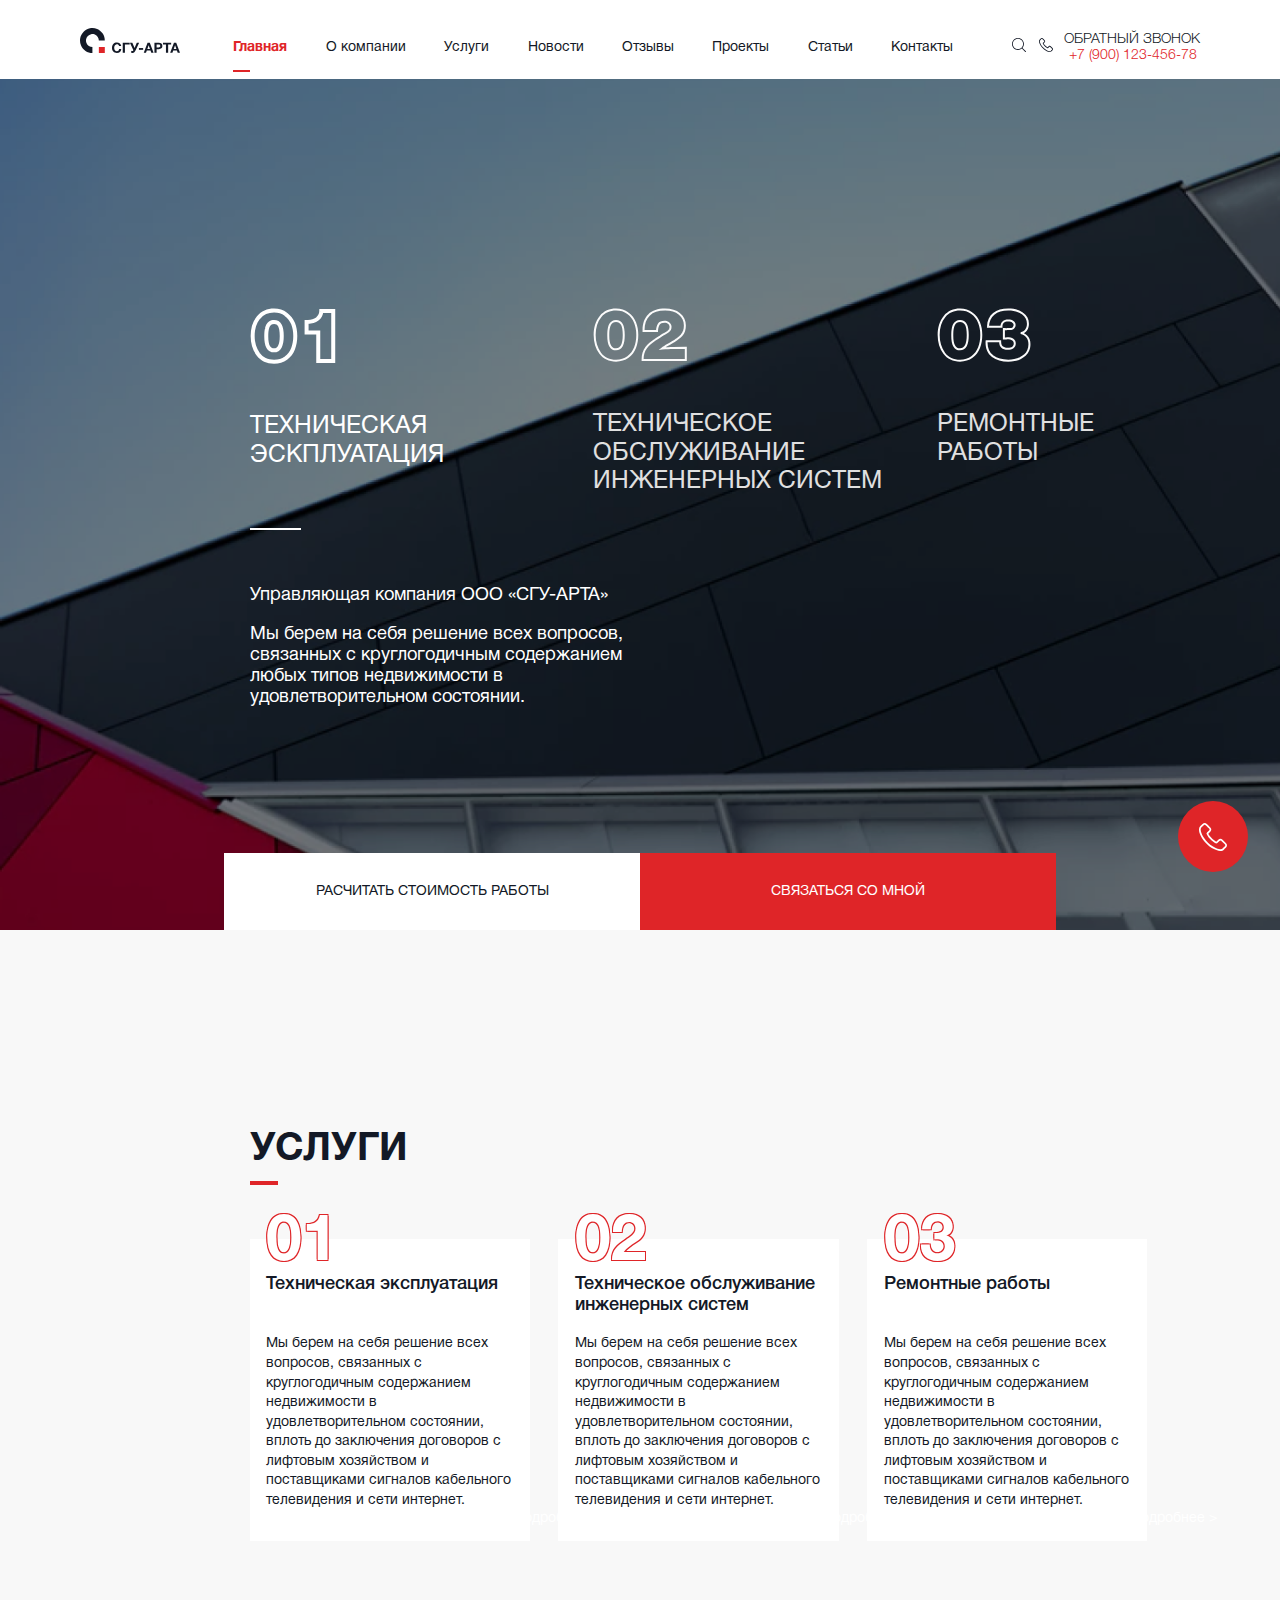
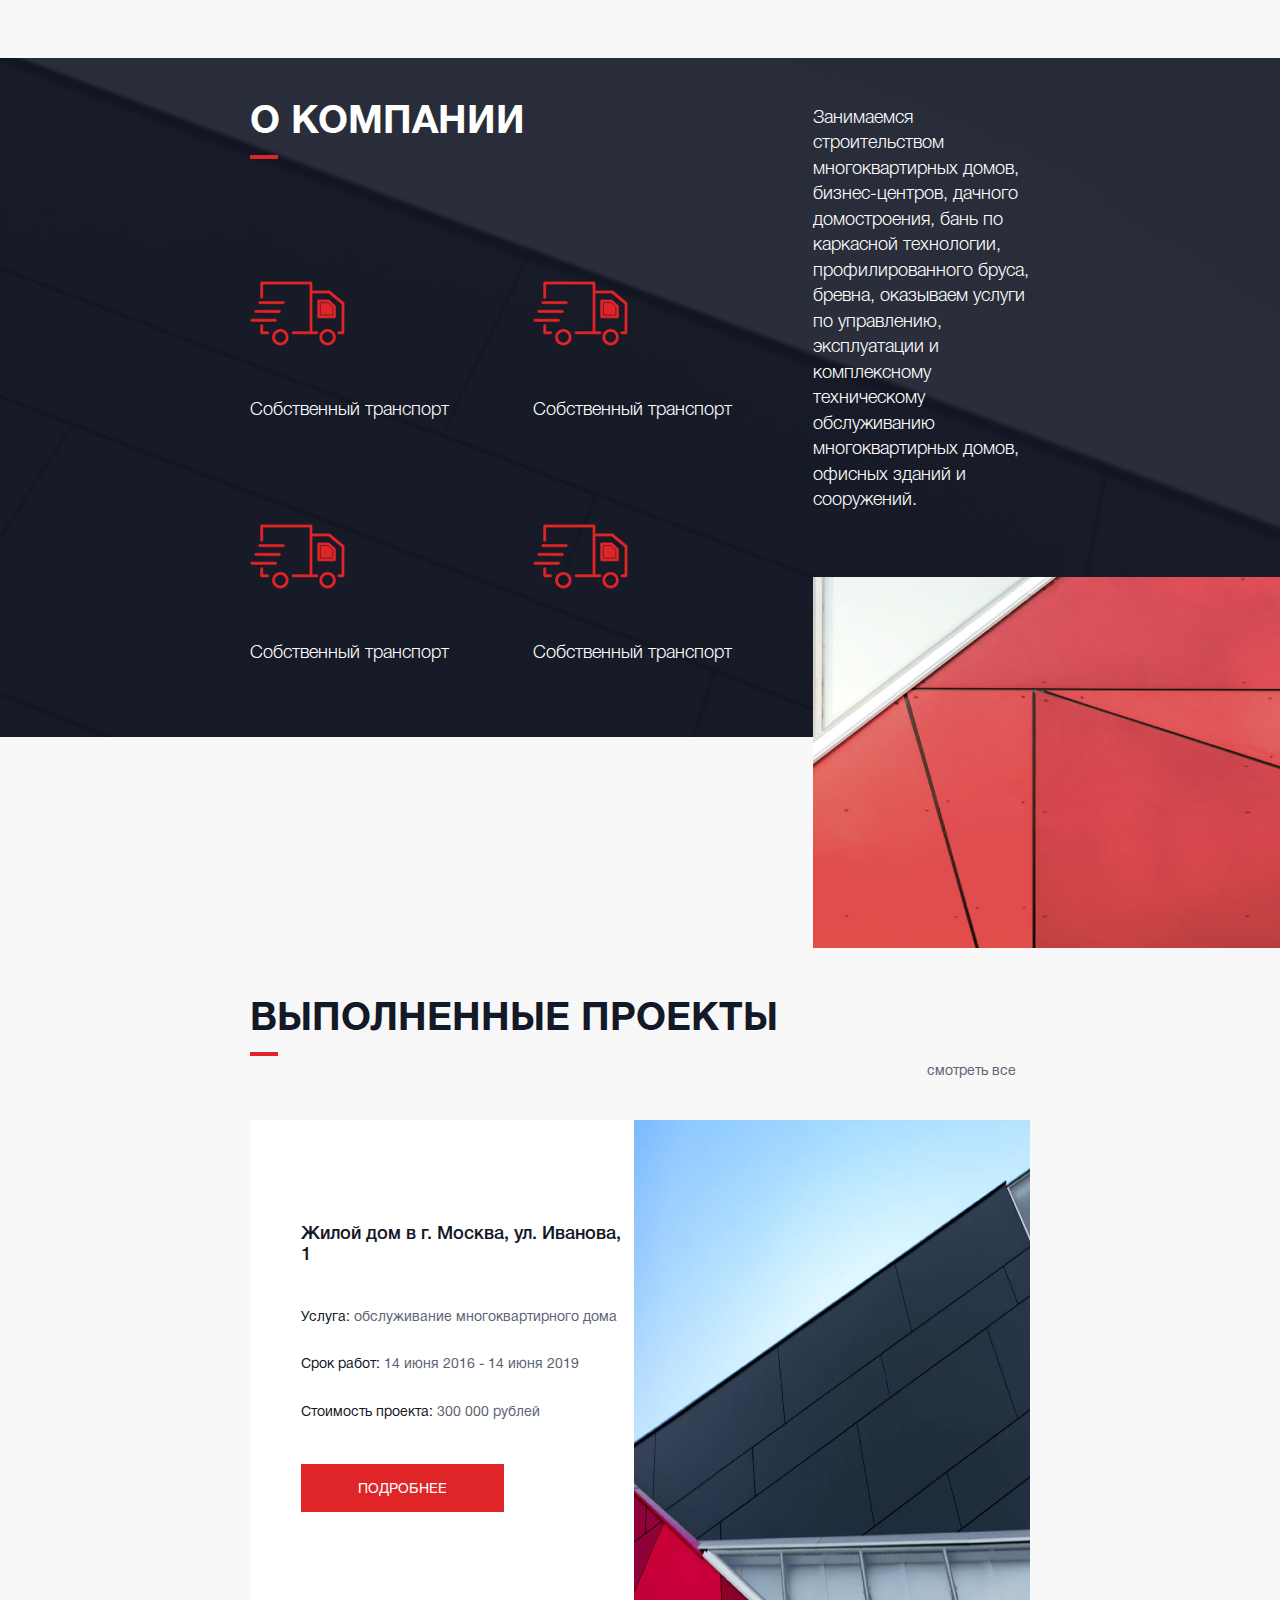
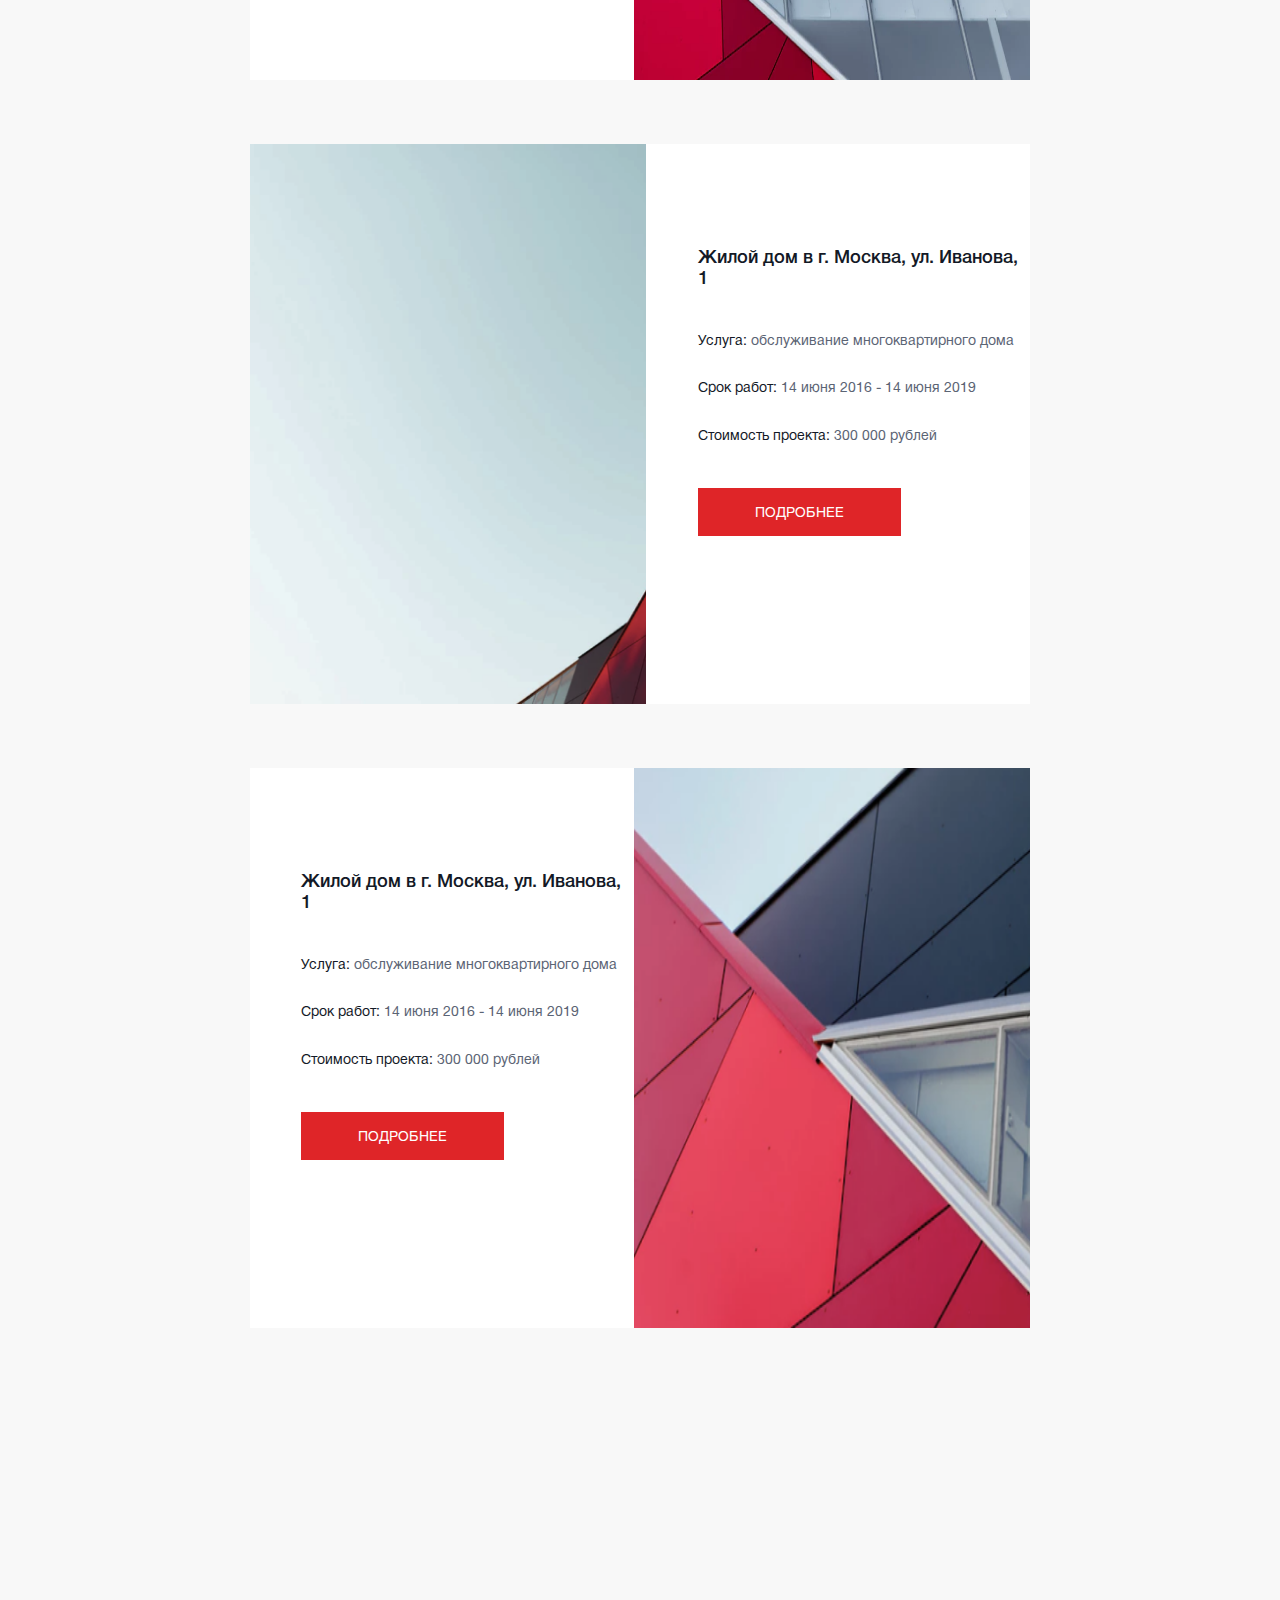
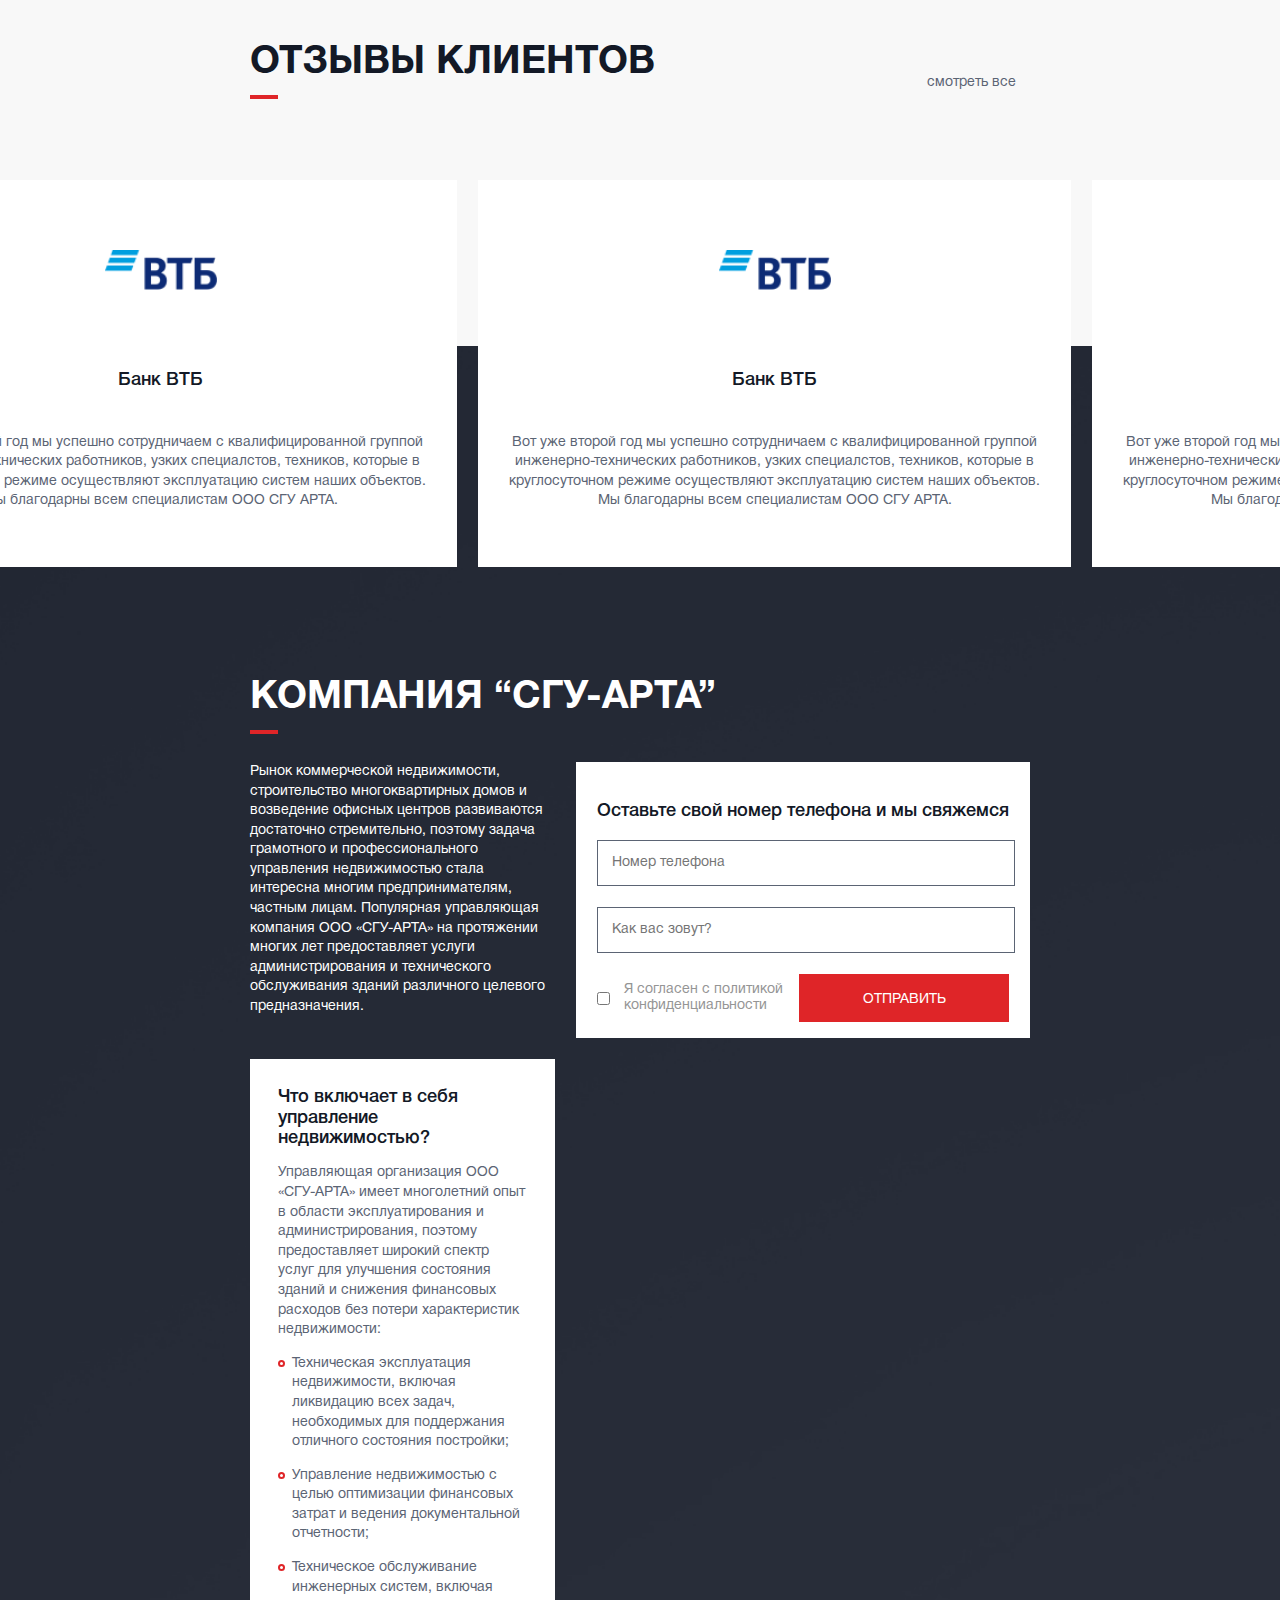
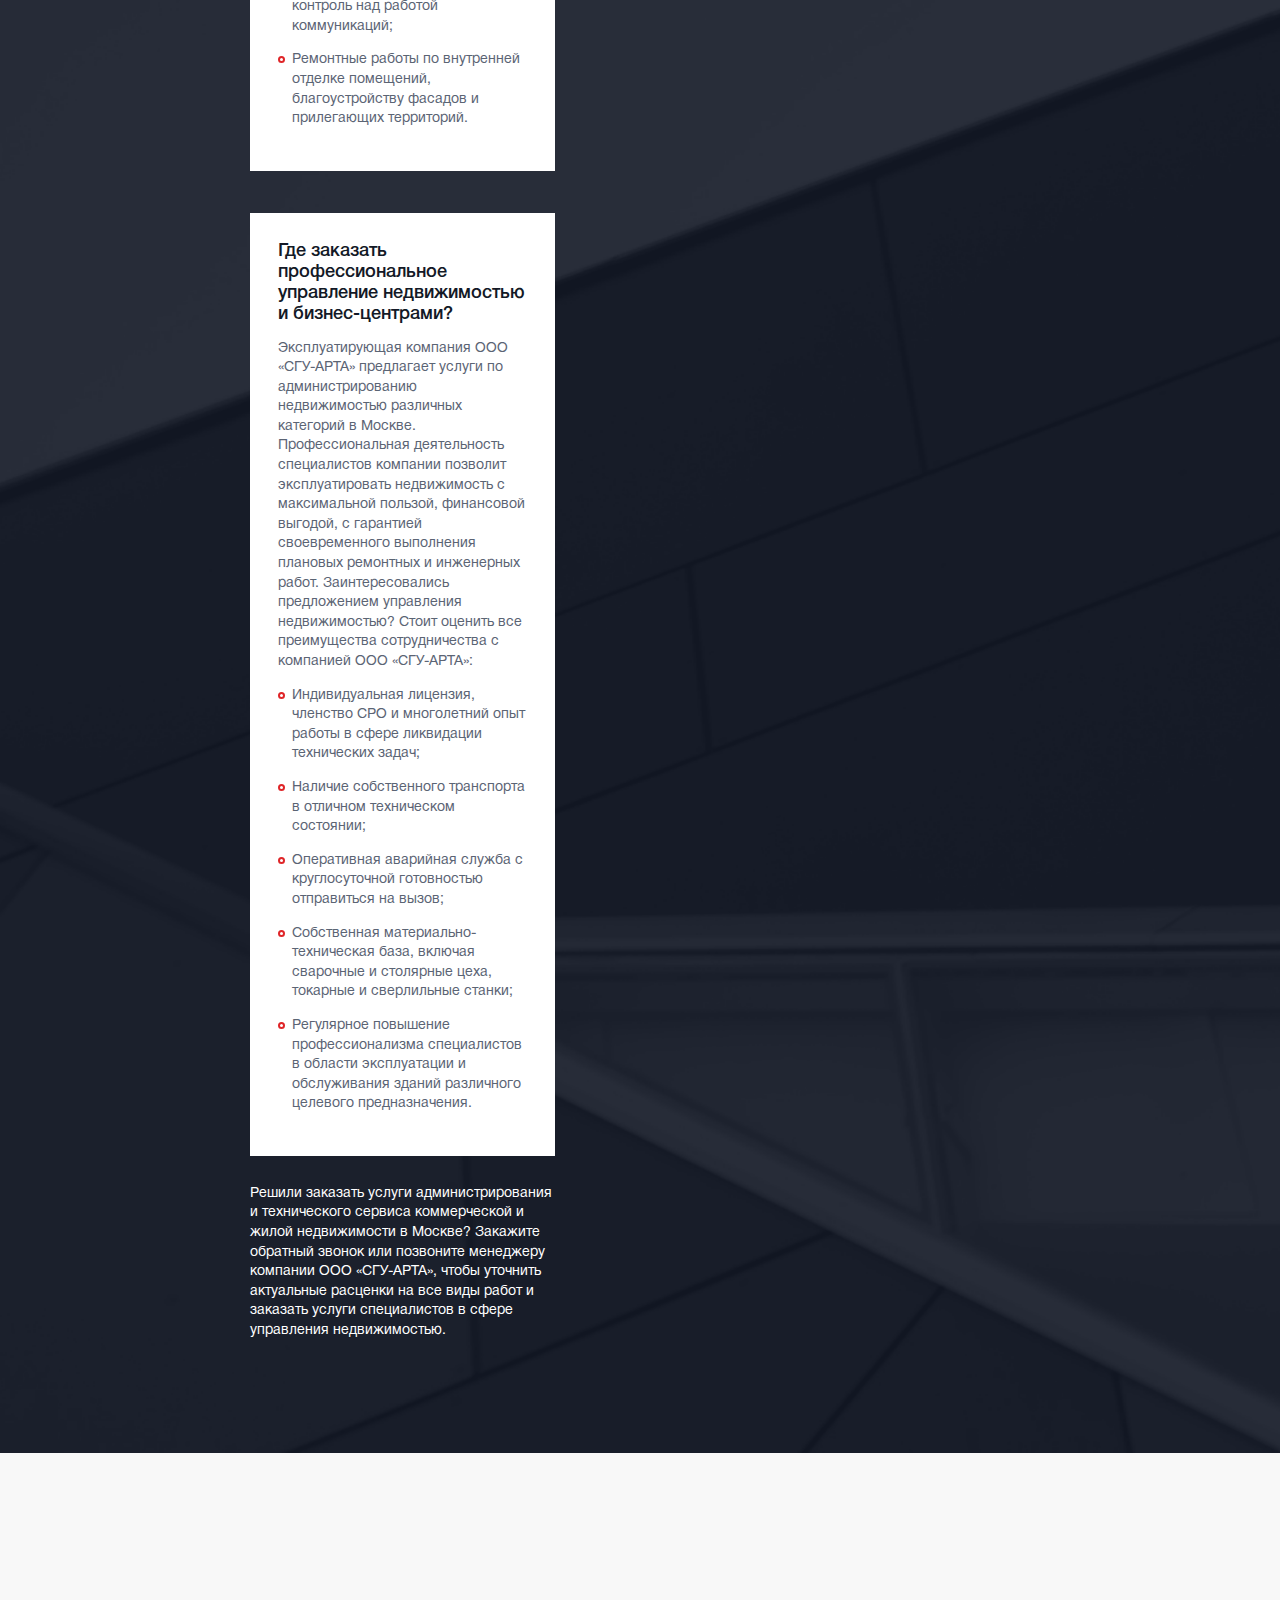
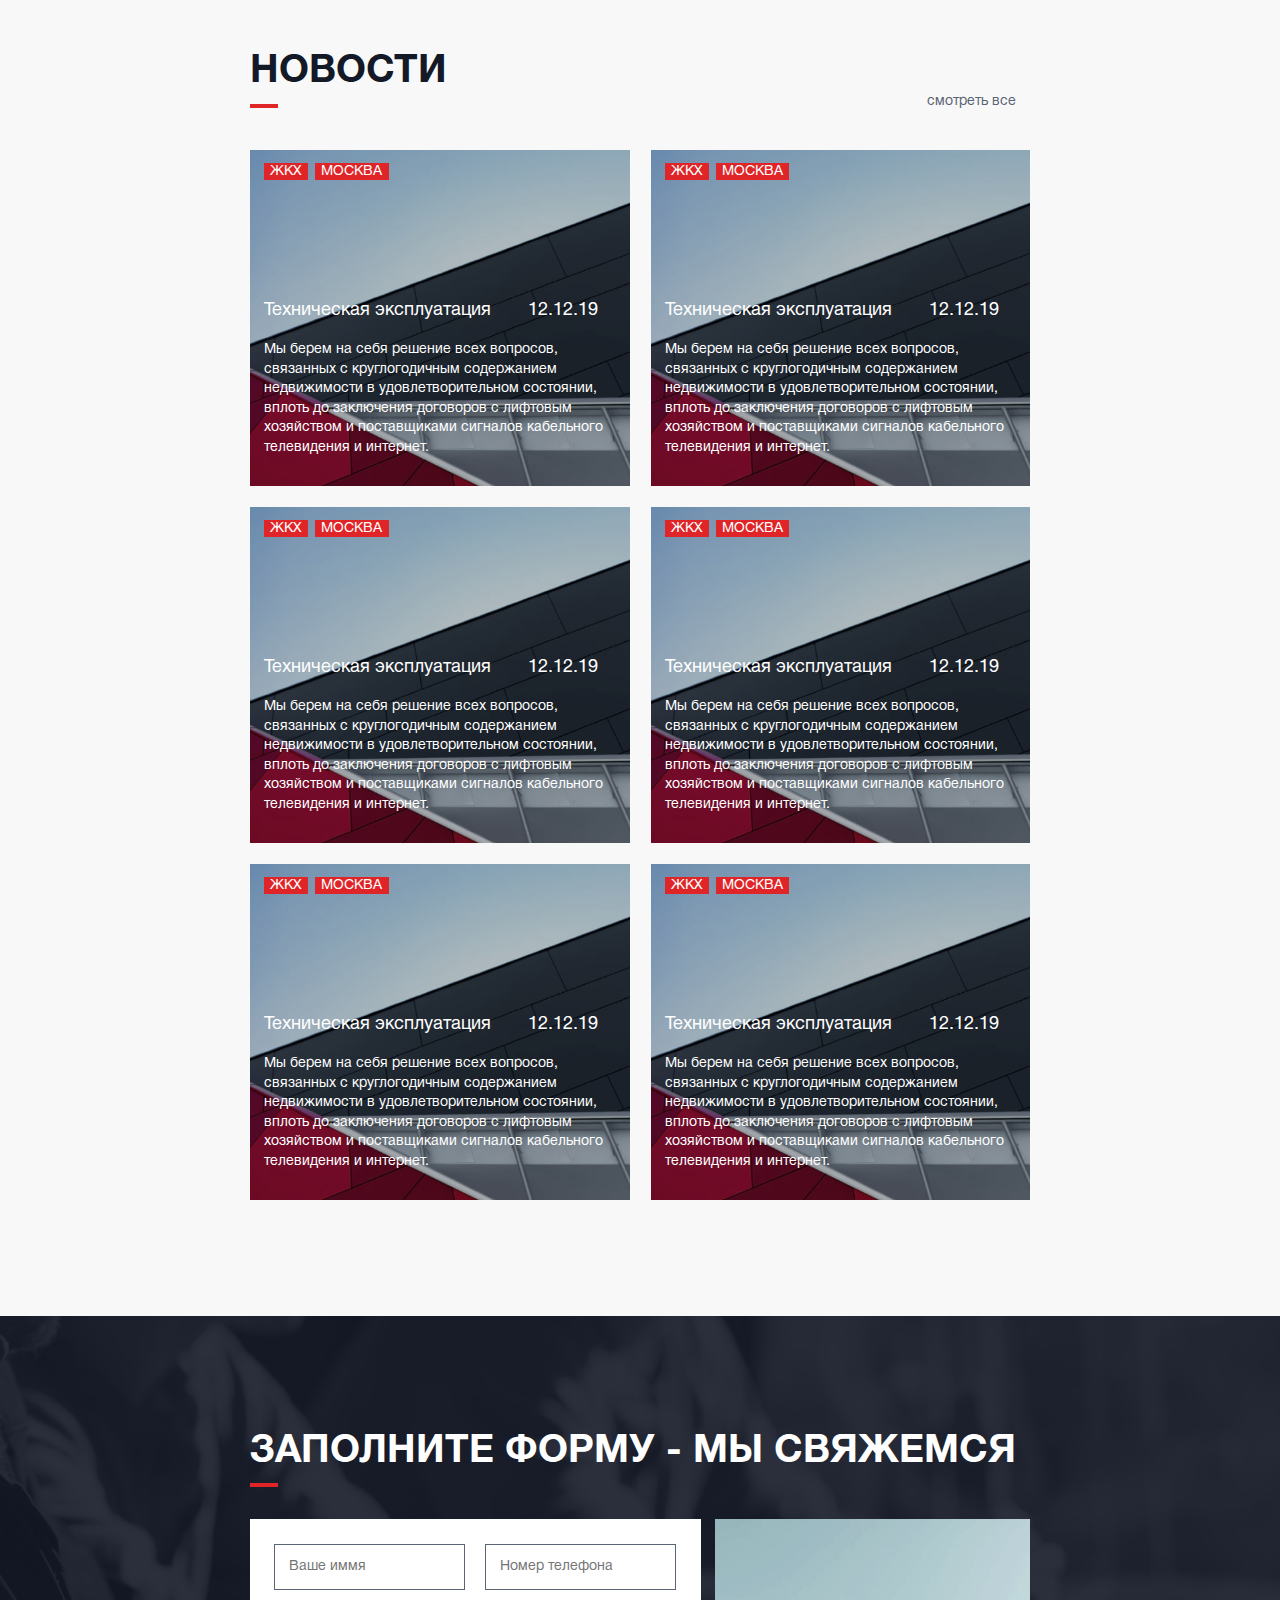
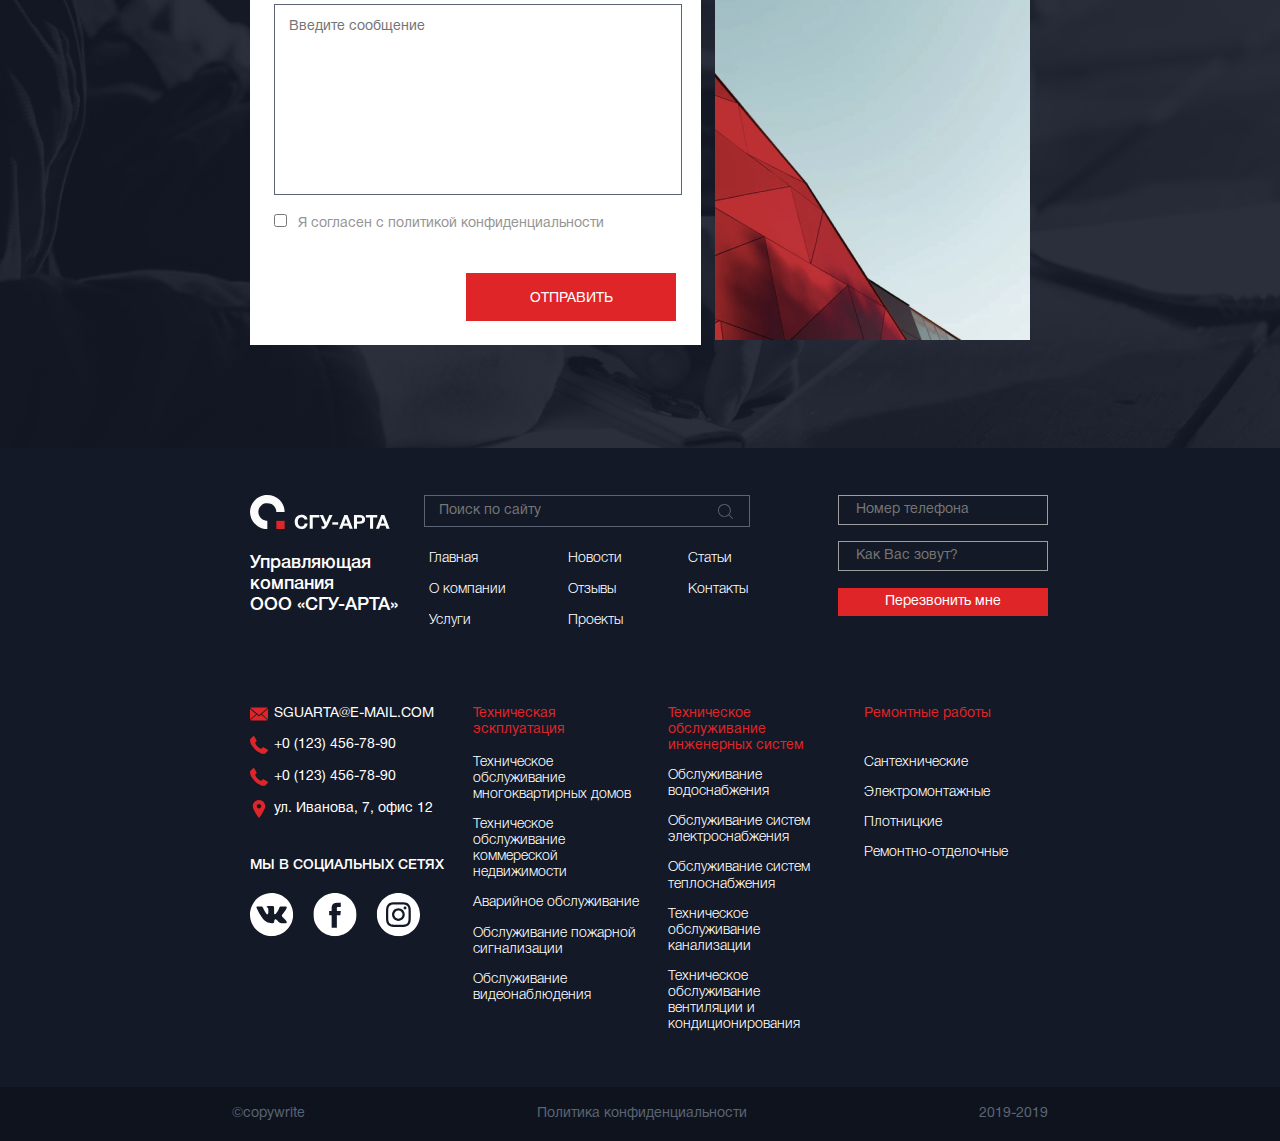
<file: index.html>
<!DOCTYPE html>
<html lang="en">
<head>
    <meta charset="UTF-8">
    <meta name="viewport" content="width=device-width, initial-scale=1.0">
    <link rel="stylesheet" href="css/normalize.css">
    <link rel="stylesheet" href="css/components.css">
    <link rel="stylesheet" href="css/default.css">
    <link rel="stylesheet" href="css/index.css">
    <link rel="stylesheet" href="css/media.css">
    <title>СГУ-АРТА</title>
</head>
<body>
    <svg id="symbols" xmlns="http://www.w3.org/2000/svg" width="0" height="0">
        <symbol id="magnify">
            <path d="M14.8694 14.235L11.2242 10.5898C12.202 9.46563 12.794 7.99889 12.794 6.39579C12.794 2.86696 9.92373 0 6.39823 0C2.8694 0 0.00244141 2.87029 0.00244141 6.39579C0.00244141 9.92129 2.87273 12.7916 6.39823 12.7916C8.00133 12.7916 9.46807 12.1996 10.5922 11.2217L14.2375 14.867C14.3239 14.9534 14.4404 15 14.5534 15C14.6665 15 14.7829 14.9568 14.8694 14.867C15.0424 14.694 15.0424 14.408 14.8694 14.235ZM0.89712 6.39579C0.89712 3.36253 3.36497 0.898004 6.3949 0.898004C9.42816 0.898004 11.8927 3.36585 11.8927 6.39579C11.8927 9.42572 9.42816 11.8969 6.3949 11.8969C3.36497 11.8969 0.89712 9.42905 0.89712 6.39579Z"/>
        </symbol>
        <symbol id="phone">
            <path d="M12.6272 8.94153C12.2998 8.60215 11.9049 8.4207 11.4864 8.4207C11.0712 8.4207 10.6729 8.59879 10.332 8.93817L9.26545 9.99664C9.17769 9.9496 9.08994 9.90591 9.00556 9.86223C8.88405 9.80175 8.76929 9.74462 8.67141 9.68414C7.67233 9.05242 6.76439 8.22917 5.89357 7.16398C5.47167 6.63306 5.18815 6.18616 4.98226 5.73253C5.25903 5.48051 5.51555 5.21841 5.76532 4.9664C5.85982 4.87231 5.95433 4.77487 6.04884 4.68078C6.75764 3.97513 6.75764 3.06116 6.04884 2.35551L5.12739 1.43817C5.02276 1.33401 4.91475 1.22648 4.81349 1.11895C4.61098 0.910618 4.39834 0.695565 4.17895 0.493952C3.85155 0.171371 3.46002 0 3.04824 0C2.63646 0 2.23818 0.171371 1.90065 0.493952C1.89728 0.497312 1.89728 0.497312 1.8939 0.500672L0.746318 1.65323C0.314286 2.08333 0.0678927 2.60753 0.0138887 3.21573C-0.0671173 4.19691 0.223154 5.11089 0.445921 5.70901C0.992711 7.17742 1.80952 8.53831 3.02799 9.99664C4.50635 11.754 6.2851 13.1418 8.317 14.1196C9.09331 14.4859 10.1295 14.9194 11.2872 14.9933C11.3581 14.9966 11.4324 15 11.4999 15C12.2795 15 12.9343 14.7211 13.4474 14.1667C13.4508 14.1599 13.4575 14.1566 13.4609 14.1499C13.6364 13.9382 13.8389 13.7466 14.0516 13.5417C14.1967 13.4039 14.3452 13.2594 14.4903 13.1082C14.8245 12.7621 15 12.3589 15 11.9456C15 11.5289 14.8211 11.129 14.4802 10.793L12.6272 8.94153ZM13.8355 12.4798C13.8322 12.4798 13.8322 12.4832 13.8355 12.4798C13.7039 12.621 13.5689 12.7487 13.4238 12.8898C13.2044 13.0981 12.9816 13.3165 12.7723 13.5618C12.4314 13.9247 12.0298 14.0961 11.5032 14.0961C11.4526 14.0961 11.3986 14.0961 11.348 14.0927C10.3455 14.0289 9.41396 13.6391 8.71528 13.3065C6.80489 12.3858 5.12739 11.0786 3.73341 9.42204C2.58245 8.04099 1.8129 6.76411 1.30323 5.39315C0.989336 4.55645 0.874577 3.90457 0.925206 3.28965C0.958959 2.89651 1.11084 2.57056 1.39099 2.29167L2.54195 1.14583C2.70734 0.991263 2.88285 0.907258 3.05499 0.907258C3.26763 0.907258 3.43977 1.03495 3.54778 1.14247C3.55115 1.14583 3.55453 1.14919 3.5579 1.15255C3.76379 1.34409 3.95956 1.54234 4.16545 1.75403C4.27008 1.86156 4.37809 1.96909 4.48609 2.07997L5.40754 2.99731C5.76532 3.35349 5.76532 3.6828 5.40754 4.03898C5.30966 4.13643 5.21515 4.23387 5.11727 4.32796C4.83375 4.61694 4.56373 4.88575 4.27008 5.14785C4.26333 5.15457 4.25658 5.15793 4.2532 5.16465C3.96293 5.45363 4.01694 5.73589 4.07769 5.92742C4.08107 5.9375 4.08444 5.94758 4.08782 5.95766C4.32746 6.53562 4.66498 7.07997 5.17802 7.7285L5.1814 7.73186C6.11297 8.87433 7.09516 9.76478 8.17862 10.4469C8.317 10.5343 8.45876 10.6048 8.59377 10.672C8.71528 10.7325 8.83004 10.7897 8.92792 10.8501C8.94142 10.8569 8.95493 10.8669 8.96843 10.8737C9.08319 10.9308 9.19119 10.9577 9.30258 10.9577C9.58272 10.9577 9.75824 10.7829 9.81562 10.7258L10.9699 9.57661C11.0847 9.46237 11.267 9.3246 11.4796 9.3246C11.6889 9.3246 11.861 9.45565 11.9656 9.56989C11.969 9.57325 11.969 9.57325 11.9724 9.57661L13.8322 11.4281C14.1798 11.7708 14.1798 12.1237 13.8355 12.4798Z"/>
        </symbol>
    </svg>
    
    <script src="js/numbers-svg.js"></script>
        
    <header class="header">
        <a href="index.html">
            <img src="img/dark-logo.svg" alt="СГУ-АРТА" class="header__logo">
        </a>
        <nav class="header__navigation">
            <a href="index.html" class="link header__active-link">Главная</a>
            <a href="about.html" class="link">О компании</a>
            <a href="service.html" class="link">Услуги</a>
            <a href="news.html" class="link">Новости</a>
            <a href="rates.html" class="link">Отзывы</a>
            <a href="projects.html" class="link">Проекты</a>
            <a href="page.html" class="link">Статьи</a>
            <a href="contacts.html" class="link">Контакты</a>
        </nav>
        <div class="header__call-form">
            <button>
                <svg viewBox="0 0 15 15">
                    <use xlink:href="#magnify" fill="#131926"/>
                </svg>
            </button>
            <a href="call.html">
                <span class="phone">
                    <svg viewBox="0 0 15 15">
                        <use xlink:href="#phone" fill="#131926"/>
                    </svg>
                </span>
                <span class="header__make-call">
                    Обратный звонок <br>
                    <span class="header__number">+7 (900) 123-456-78</span>
                </span>
            </a>
        </div>
        <div class="mobile hamburger">
            <span class="hamburger__first-line"></span>
            <span class="hamburger__second-line"></span>
            <span class="hamburger__third-line"></span>
        </div>
    </header>

    <section class="company-first-section container">
        <ul class="company-first-section__numbers">
            <li class="current-number">
                <!-- Нет возможности написать текстом -->
                <svg width="86" height="56" viewBox="0 0 86 56">
                    <use xlink:href="#number-01" fill="#FFFFFF"/>
                </svg>
                Техническая <br> эскплуатация
            </li>
            <li>
                <svg width="94" height="54" viewBox="0 0 94 54">
                    <use xlink:href="#number-02" fill="#FBFBFB"/>
                </svg>
                Техническое обслуживание <br> инженерных систем
            </li>
            <li>
                <svg width="94" height="54" viewBox="0 0 94 54">
                    <use xlink:href="#number-03" fill="#FBFBFB"/>
                </svg>                    
                Ремонтные <br> работы
            </li>
        </ul>
        <div class="company-first-section__about big-text">
            <p>Управляющая компания ООО «СГУ-АРТА»</p>
            <p>
                Мы берем на себя решение всех вопросов, связанных 
                с круглогодичным содержанием любых типов недвижимости 
                в удовлетворительном состоянии.
            </p>
        </div>
        <div class="company-first-section__buttons">
            <a href="service.html" class="btn-big btn-light">Расчитать стоимость работы</a>
            <a href="call.html" class="btn-colored btn-big">Связаться со мной</a>
        </div>
    </section>

    <section class="standart-section services container">
        <h2 class="medium-title with-border">Услуги</h2>
        <ul class="services__list">
            <li class="services__item">
                <span class="number">01</span>
                <h3 class="small-title">Техническая эксплуатация</h3>
                <p class="main-text">
                    Мы берем на себя решение всех вопросов, связанных с круглогодичным 
                    содержанием недвижимости в удовлетворительном состоянии, 
                    вплоть до заключения договоров с лифтовым хозяйством и поставщиками 
                    сигналов кабельного телевидения и сети интернет.
                </p>
                <p class="more-link">Подробнее ></p>
                <a href="service.html" class="stretched-link"></a>
            </li>
            <li class="services__item">
                <span class="number">02</span>
                <h3 class="small-title">Техническое обслуживание инженерных систем</h3>
                <p class="main-text">
                    Мы берем на себя решение всех вопросов, связанных с круглогодичным 
                    содержанием недвижимости в удовлетворительном состоянии, 
                    вплоть до заключения договоров с лифтовым хозяйством и поставщиками 
                    сигналов кабельного телевидения и сети интернет.
                </p>
                <p class="more-link">Подробнее ></p>
                <a href="service.html" class="stretched-link"></a>
            </li>
            <li class="services__item">
                <span class="number">03</span>
                <h3 class="small-title">Ремонтные работы</h3>
                <p class="main-text">
                    Мы берем на себя решение всех вопросов, связанных с круглогодичным 
                    содержанием недвижимости в удовлетворительном состоянии, 
                    вплоть до заключения договоров с лифтовым хозяйством и поставщиками 
                    сигналов кабельного телевидения и сети интернет.
                </p>
                <p class="more-link">Подробнее ></p>
                <a href="service.html" class="stretched-link"></a>
            </li>
        </ul>
    </section>


    <section class="about-company container">
        <div>
            <h2 class="medium-title with-border">О компании</h2>
            <ul class="about-company__list">
                <li>
                    <img src="img/delivery-truck.svg" alt="car">
                    <p class="medium-thin-text">Собственный транспорт</p>
                </li>
                <li>
                    <img src="img/delivery-truck.svg" alt="car">
                    <p class="medium-thin-text">Собственный транспорт</p>
                </li>
                <li>
                    <img src="img/delivery-truck.svg" alt="car">
                    <p class="medium-thin-text">Собственный транспорт</p>
                </li>
                <li>
                    <img src="img/delivery-truck.svg" alt="car">
                    <p class="medium-thin-text">Собственный транспорт</p>
                </li>
            </ul>
        </div>
        <div class="about-company__second-col">
            <p class="about-company__job medium-thin-text">
                Занимаемся строительством многоквартирных домов, бизнес-центров,
                дачного домостроения, бань по каркасной технологии, профилированного бруса, 
                бревна, оказываем услуги по управлению, эксплуатации и комплексному 
                техническому обслуживанию многоквартирных домов, офисных зданий и сооружений.
            </p>
            <img src="img/abstract.png" class="about-company__abstract" alt="">
        </div>
    </section>

    <section class="done-projects standart-section container">
        <h2 class="medium-title with-border">Выполненные проекты</h2>
        <div class="content-watch-all">
            <a href="projects.html" class="watch-all">смотреть все</a>
            <ul class="done-projects__list">
                <li class="done-projects__item">
                    <div class="content">
                        <h3 class="small-title">Жилой дом в г. Москва, ул. Иванова, 1</h3>
                        <ul class="done-project__service">
                            <li class="main-text"><span>Услуга: </span> обслуживание многоквартирного дома</li>
                            <li class="main-text"><span>Срок работ: </span> 14 июня 2016 - 14 июня 2019</li>
                            <li class="main-text"><span>Стоимость проекта:</span> 300 000 рублей</li>
                        </ul>
                        <a href="project.html" class="btn-colored btn-medium">Подробнее</a>
                    </div>
                    <div class="img">
                        <img src="img/background-big.png" alt="">
                    </div>
                </li>
                <li class="done-projects__item">
                    <div class="content">
                        <h3 class="small-title">Жилой дом в г. Москва, ул. Иванова, 1</h3>
                        <ul class="done-project__service">
                            <li class="main-text"><span>Услуга: </span> обслуживание многоквартирного дома</li>
                            <li class="main-text"><span>Срок работ: </span> 14 июня 2016 - 14 июня 2019</li>
                            <li class="main-text"><span>Стоимость проекта:</span> 300 000 рублей</li>
                        </ul>
                        <a href="project.html" class="btn-colored btn-medium">Подробнее</a>
                    </div>
                    <div class="img">
                        <img src="img/background-small-2.png" alt="">
                    </div>
                </li>
                <li class="done-projects__item">
                    <div class="content">
                        <h3 class="small-title">Жилой дом в г. Москва, ул. Иванова, 1</h3>
                        <ul class="done-project__service">
                            <li class="main-text"><span>Услуга: </span> обслуживание многоквартирного дома</li>
                            <li class="main-text"><span>Срок работ: </span> 14 июня 2016 - 14 июня 2019</li>
                            <li class="main-text"><span>Стоимость проекта:</span> 300 000 рублей</li>
                        </ul>
                        <a href="project.html" class="btn-colored btn-medium">Подробнее</a>
                    </div>
                    <div class="img">
                        <img src="img/background-small.png" alt="">
                    </div>
                </li>
            </ul>
        </div>
    </section>

    <section class="rates standart-section container">
        <h2 class="medium-title with-border">Отзывы клиентов</h2>
        <div class="content-watch-all">
            <a href="rates.html" class="watch-all">смотреть все</a>
            <ul class="rates__list">
                <li class="rate-form-big">
                    <img src="img/vtb-logo.png" alt="ВТБ">
                    <h3 class="small-title">Банк ВТБ</h3>
                    <p class="main-text">
                        Вот уже второй год мы успешно сотрудничаем с квалифицированной 
                        группой инженерно-технических работников, узких специалстов, техников, 
                        которые в круглосуточном режиме осуществляют эксплуатацию систем наших 
                        объектов. Мы благодарны всем специалистам ООО СГУ АРТА.
                    </p>
                </li>
                <li class="rate-form-big">
                    <img src="img/vtb-logo.png" alt="ВТБ">
                    <h3 class="small-title">Банк ВТБ</h3>
                    <p class="main-text">
                        Вот уже второй год мы успешно сотрудничаем с квалифицированной 
                        группой инженерно-технических работников, узких специалстов, техников, 
                        которые в круглосуточном режиме осуществляют эксплуатацию систем наших 
                        объектов. Мы благодарны всем специалистам ООО СГУ АРТА.
                    </p>
                </li>
                <li class="rate-form-big">
                    <img src="img/vtb-logo.png" alt="ВТБ">
                    <h3 class="small-title">Банк ВТБ</h3>
                    <p class="main-text">
                        Вот уже второй год мы успешно сотрудничаем с квалифицированной 
                        группой инженерно-технических работников, узких специалстов, техников, 
                        которые в круглосуточном режиме осуществляют эксплуатацию систем наших 
                        объектов. Мы благодарны всем специалистам ООО СГУ АРТА.
                    </p>
                </li>
            </ul>
        </div>
    </section>

    <section class="company-info container standart-section">
        <h2 class="medium-title with-border">Компания “сгу-арта”</h2>
        <div class="content">
            <div class="company-info__about">
                <p class="main-text">
                    Рынок коммерческой недвижимости, строительство многоквартирных 
                    домов и возведение офисных центров развиваются достаточно стремительно, 
                    поэтому задача грамотного и профессионального управления недвижимостью 
                    стала интересна многим предпринимателям, частным лицам. Популярная 
                    управляющая компания ООО «СГУ-АРТА» на протяжении многих лет предоставляет 
                    услуги администрирования и технического обслуживания зданий различного 
                    целевого предназначения.
                </p>
                <div class="with-styled-list">
                    <h3 class="small-title">Что включает в себя управление недвижимостью?</h3>
                    <p class="main-text">
                        Управляющая организация ООО «СГУ-АРТА» имеет многолетний 
                        опыт в области эксплуатирования и администрирования, 
                        поэтому предоставляет широкий спектр услуг для улучшения 
                        состояния зданий и снижения финансовых расходов без потери 
                        характеристик недвижимости:
                    </p>
                    <ul class="styled-list main-text">
                        <li>
                            Техническая эксплуатация недвижимости, включая ликвидацию всех задач, 
                            необходимых для поддержания отличного состояния постройки;
                        </li>
                        <li>
                            Управление недвижимостью с целью оптимизации финансовых затрат и 
                            ведения документальной отчетности;
                        </li>
                        <li>
                            Техническое обслуживание инженерных систем, включая контроль 
                            над работой коммуникаций;
                        </li>
                        <li>
                            Ремонтные работы по внутренней отделке помещений, благоустройству 
                            фасадов и прилегающих территорий.
                        </li>
                    </ul>
                </div>
                <div class="with-styled-list">
                    <h3 class="small-title">
                        Где заказать профессиональное управление 
                        недвижимостью и бизнес-центрами?
                    </h3>
                    <p class="main-text">
                        Эксплуатирующая компания ООО «СГУ-АРТА» предлагает услуги 
                        по администрированию недвижимостью различных категорий в 
                        Москве. Профессиональная деятельность специалистов компании 
                        позволит эксплуатировать недвижимость с максимальной пользой, 
                        финансовой выгодой, с гарантией своевременного выполнения плановых 
                        ремонтных и инженерных работ. Заинтересовались предложением управления 
                        недвижимостью? Стоит оценить все преимущества сотрудничества с компанией 
                        ООО «СГУ-АРТА»:
                    </p>
                    <ul class="styled-list main-text">
                        <li>
                            Индивидуальная лицензия, членство СРО и многолетний опыт работы
                            в сфере ликвидации технических задач;
                        </li>
                        <li>
                            Наличие собственного транспорта в отличном техническом состоянии;
                        </li>
                        <li>
                            Оперативная аварийная служба с круглосуточной готовностью отправиться на вызов;
                        </li>
                        <li>
                            Собственная материально-техническая база, включая сварочные и столярные цеха, токарные и сверлильные станки;
                        </li>
                        <li>
                            Регулярное повышение профессионализма специалистов в области эксплуатации и обслуживания зданий различного целевого предназначения.
                        </li>
                    </ul>
                </div>
                <p class="main-text">
                    Решили заказать услуги администрирования и технического сервиса коммерческой и
                    жилой недвижимости в Москве? Закажите обратный звонок или позвоните менеджеру 
                    компании ООО «СГУ-АРТА», чтобы уточнить актуальные расценки на все виды работ 
                    и заказать услуги специалистов в сфере управления недвижимостью.
                </p>
            </div>
            <form method="POST" class="call-form-small">
                <h3 class="small-title">Оставьте свой номер телефона и мы свяжемся</h3>
                <input type="text" placeholder="Номер телефона" class="phone-number">
                <input type="text" placeholder="Как вас зовут?" class="name">
                <div class="flex">
                    <input type="checkbox" name="" id="call-form-small__agree-politic">
                    <label for="call-form-small__agree-politic">
                        Я согласен с политикой 
                        конфиденциальности
                    </label>
                    <button class="btn-colored btn-medium btn-request">Отправить</button>
                </div>
            </form>
        </div>
    </section>

    <section class="news container standart-section">
        <h2 class="medium-title with-border">Новости</h2>
        <div class="content-watch-all">
            <a href="news.html" class="watch-all">смотреть все</a>
            <ul class="news-list-big news-list">
                <li class="news-list-big__item">
                    <div class="markers">
                        <mark class="news-marker">ЖКХ</mark><mark class="news-marker">Москва</mark>
                    </div>
                    <div class="content">
                        <h3 class="small-thin-title">Техническая эксплуатация<span class="period">12.12.19</span></h3>
                        <p class="main-text">
                            Мы берем на себя решение всех вопросов, связанных с круглогодичным содержанием 
                            недвижимости в удовлетворительном состоянии, вплоть до заключения договоров 
                            с лифтовым хозяйством и поставщиками сигналов кабельного телевидения и интернет.
                        </p>
                    </div>
                    <a href="one-news.html" class="stretched-link"></a>
                </li>
                <li class="news-list-big__item">
                    <div class="markers">
                        <mark class="news-marker">ЖКХ</mark><mark class="news-marker">Москва</mark>
                    </div>
                    <div class="content">
                        <h3 class="small-thin-title">Техническая эксплуатация<span class="period">12.12.19</span></h3>
                        <p class="main-text">
                            Мы берем на себя решение всех вопросов, связанных с круглогодичным содержанием 
                            недвижимости в удовлетворительном состоянии, вплоть до заключения договоров 
                            с лифтовым хозяйством и поставщиками сигналов кабельного телевидения и интернет.
                        </p>
                    </div>
                    <a href="one-news.html" class="stretched-link"></a>
                </li>
                <li class="news-list-big__item">
                    <div class="markers">
                        <mark class="news-marker">ЖКХ</mark><mark class="news-marker">Москва</mark>
                    </div>
                    <div class="content">
                        <h3 class="small-thin-title">Техническая эксплуатация<span class="period">12.12.19</span></h3>
                        <p class="main-text">
                            Мы берем на себя решение всех вопросов, связанных с круглогодичным содержанием 
                            недвижимости в удовлетворительном состоянии, вплоть до заключения договоров 
                            с лифтовым хозяйством и поставщиками сигналов кабельного телевидения и интернет.
                        </p>
                    </div>
                    <a href="one-news.html" class="stretched-link"></a>
                </li>
                <li class="news-list-big__item">
                    <div class="markers">
                        <mark class="news-marker">ЖКХ</mark><mark class="news-marker">Москва</mark>
                    </div>
                    <div class="content">
                        <h3 class="small-thin-title">Техническая эксплуатация<span class="period">12.12.19</span></h3>
                        <p class="main-text">
                            Мы берем на себя решение всех вопросов, связанных с круглогодичным содержанием 
                            недвижимости в удовлетворительном состоянии, вплоть до заключения договоров 
                            с лифтовым хозяйством и поставщиками сигналов кабельного телевидения и интернет.
                        </p>
                    </div>
                    <a href="one-news.html" class="stretched-link"></a>
                </li>
                <li class="news-list-big__item">
                    <div class="markers">
                        <mark class="news-marker">ЖКХ</mark><mark class="news-marker">Москва</mark>
                    </div>
                    <div class="content">
                        <h3 class="small-thin-title">Техническая эксплуатация<span class="period">12.12.19</span></h3>
                        <p class="main-text">
                            Мы берем на себя решение всех вопросов, связанных с круглогодичным содержанием 
                            недвижимости в удовлетворительном состоянии, вплоть до заключения договоров 
                            с лифтовым хозяйством и поставщиками сигналов кабельного телевидения и интернет.
                        </p>
                    </div>
                    <a href="one-news.html" class="stretched-link"></a>
                </li>
                <li class="news-list-big__item">
                    <div class="markers">
                        <mark class="news-marker">ЖКХ</mark><mark class="news-marker">Москва</mark>
                    </div>
                    <div class="content">
                        <h3 class="small-thin-title">Техническая эксплуатация<span class="period">12.12.19</span></h3>
                        <p class="main-text">
                            Мы берем на себя решение всех вопросов, связанных с круглогодичным содержанием 
                            недвижимости в удовлетворительном состоянии, вплоть до заключения договоров 
                            с лифтовым хозяйством и поставщиками сигналов кабельного телевидения и интернет.
                        </p>
                    </div>
                    <a href="one-news.html" class="stretched-link"></a>
                </li>
            </ul>
        </div>
    </section>

    <section class="section-call-form container standart-section">
        <h2 class="medium-title with-border">Заполните форму - мы свяжемся</h2>
        <div class="content">
            <form method="POST" class="call-form-big">
                <div class="number-and-name">
                    <input type="text" class="name" placeholder="Ваше иммя">
                    <input type="text" class="phone-number" placeholder="Номер телефона">
                </div>
                <textarea cols="30" rows="10" class="message" placeholder="Введите сообщение"></textarea>
                <div>
                    <input type="checkbox" name="" id="call-form-big__agree-politic">
                    <label for="call-form-big__agree-politic">
                        Я согласен с политикой 
                        конфиденциальности
                    </label>
                    <button class="btn-colored btn-medium btn-request">Отправить</button>
                </div>
            </form>
            <div class="section-call-form__image">
                <img src="img/background-medium-2.png" alt="">
            </div>
        </div>
    </section>
    
    <a href="call.html" class="btn-colored btn-call">
        <svg viewBox="0 0 15 15">
            <use xlink:href="#phone" fill="#fff"/>
        </svg>
    </a>

    <footer class="footer">
        <div class="container">
            <div class="footer__site-info">
                <div class="footer__logo">
                    <img src="img/light-logo.svg" alt="СГУ-АРТА">
                    <h3 class="medium-text">
                        Управляющая компания <br>
                        ООО «СГУ-АРТА»
                    </h3>
                </div>

                <div class="footer__about-site">
                    <input type="text" class="footer__search" placeholder="Поиск по сайту">
                    <button class="footer__magnify_search">
                        <svg viewBox="0 0 15 15" width="15" fill="#5B6474" height="15">
                            <use xlink:href="#magnify" />
                        </svg>
                    </button>
                    <nav class="footer__navigation">
                        <a class="link" href="index.html">Главная</a>
                        <a class="link" href="about.html">О компании</a>
                        <a class="link" href="service.html">Услуги</a>
                        <a class="link" href="news.html">Новости</a>
                        <a class="link" href="rates.html">Отзывы</a>
                        <a class="link" href="projects.html">Проекты</a>
                        <a class="link" href="page.html">Статьи</a>
                        <a class="link" href="contacts.html">Контакты</a>
                    </nav>
                </div>

                <form method="POST" class="footer__call-form">
                    <input type="text" placeholder="Номер телефона">
                    <input type="text" placeholder="Как Вас зовут?">
                    <button class="footer__make-call btn-colored">Перезвонить мне</button>
                </form>
            </div>


            <div class="footer__company-info">
                <div class="footer__media">
                    <ul class="footer__contacts">
                        <li class="link">
                            <img src="img/envelope-red.svg" alt="">
                            <a href="mailto:SGUARTA@E-MAIL.COM">SGUARTA@E-MAIL.COM</a>
                        </li>
                        <li>
                            <img src="img/phone-red.svg" alt="">
                            +0 (123) 456-78-90
                        </li>
                        <li>
                            <img src="img/phone-red.svg" alt="">
                            +0 (123) 456-78-90
                        </li>
                        <li>
                            <img src="img/geolocation-red.svg" alt="">
                            ул. Иванова, 7, офис 12
                        </li>
                    </ul>
                    <h4 class="footer__social_title">мы в социальных сетях</h4>
                    <ul class="footer__social">
                        <li><a href="#"><img src="img/vk-footer.svg" alt=""></a></li>
                        <li><a href="#"><img src="img/facebook-footer.svg" alt=""></a></li>
                        <li><a href="#"><img src="img/instagram-footer.svg" alt=""></a></li>
                    </ul>
                </div>

                <div class="footer-about">
                    <p class="footer-about__title">Техническая эскплуатация</p>
                    <ul class="footer-about__list">
                        <li>Техническое обслуживание многоквартирных домов</li>
                        <li>Техническое обслуживание коммереской недвижимости</li>
                        <li>Аварийное обслуживание</li>
                        <li>Обслуживание пожарной сигнализации</li>
                        <li>Обслуживание видеонаблюдения</li>
                    </ul>
                </div>
                <div class="footer-about">
                    <p class="footer-about__title">Техническое обслуживание инженерных систем</p>
                    <ul class="footer-about__list">
                        <li>Обслуживание водоснабжения</li>
                        <li>Обслуживание систем электроснабжения</li>
                        <li>Обслуживание систем теплоснабжения</li>
                        <li>Техническое обслуживание канализации</li>
                        <li>Техническое обслуживание вентиляции и кондиционирования</li>
                    </ul>
                </div>
                <div class="footer-about">
                    <p class="footer-about__title">Ремонтные работы</p>
                    <ul class="footer-about__list">
                        <li>Сантехнические</li>
                        <li>Электромонтажные</li>
                        <li>Плотницкие</li>
                        <li>Ремонтно-отделочные</li>
                    </ul>
                </div>
            </div>
        </div>
        <div class="footer__copyright">
            <p>©copywrite</p>
            <a href="#">Политика конфиденциальности</a>
            <p>2019-2019</p>
        </div>
    </footer>
    <script src="js/script.js"></script>
</body>
</html>
</file>
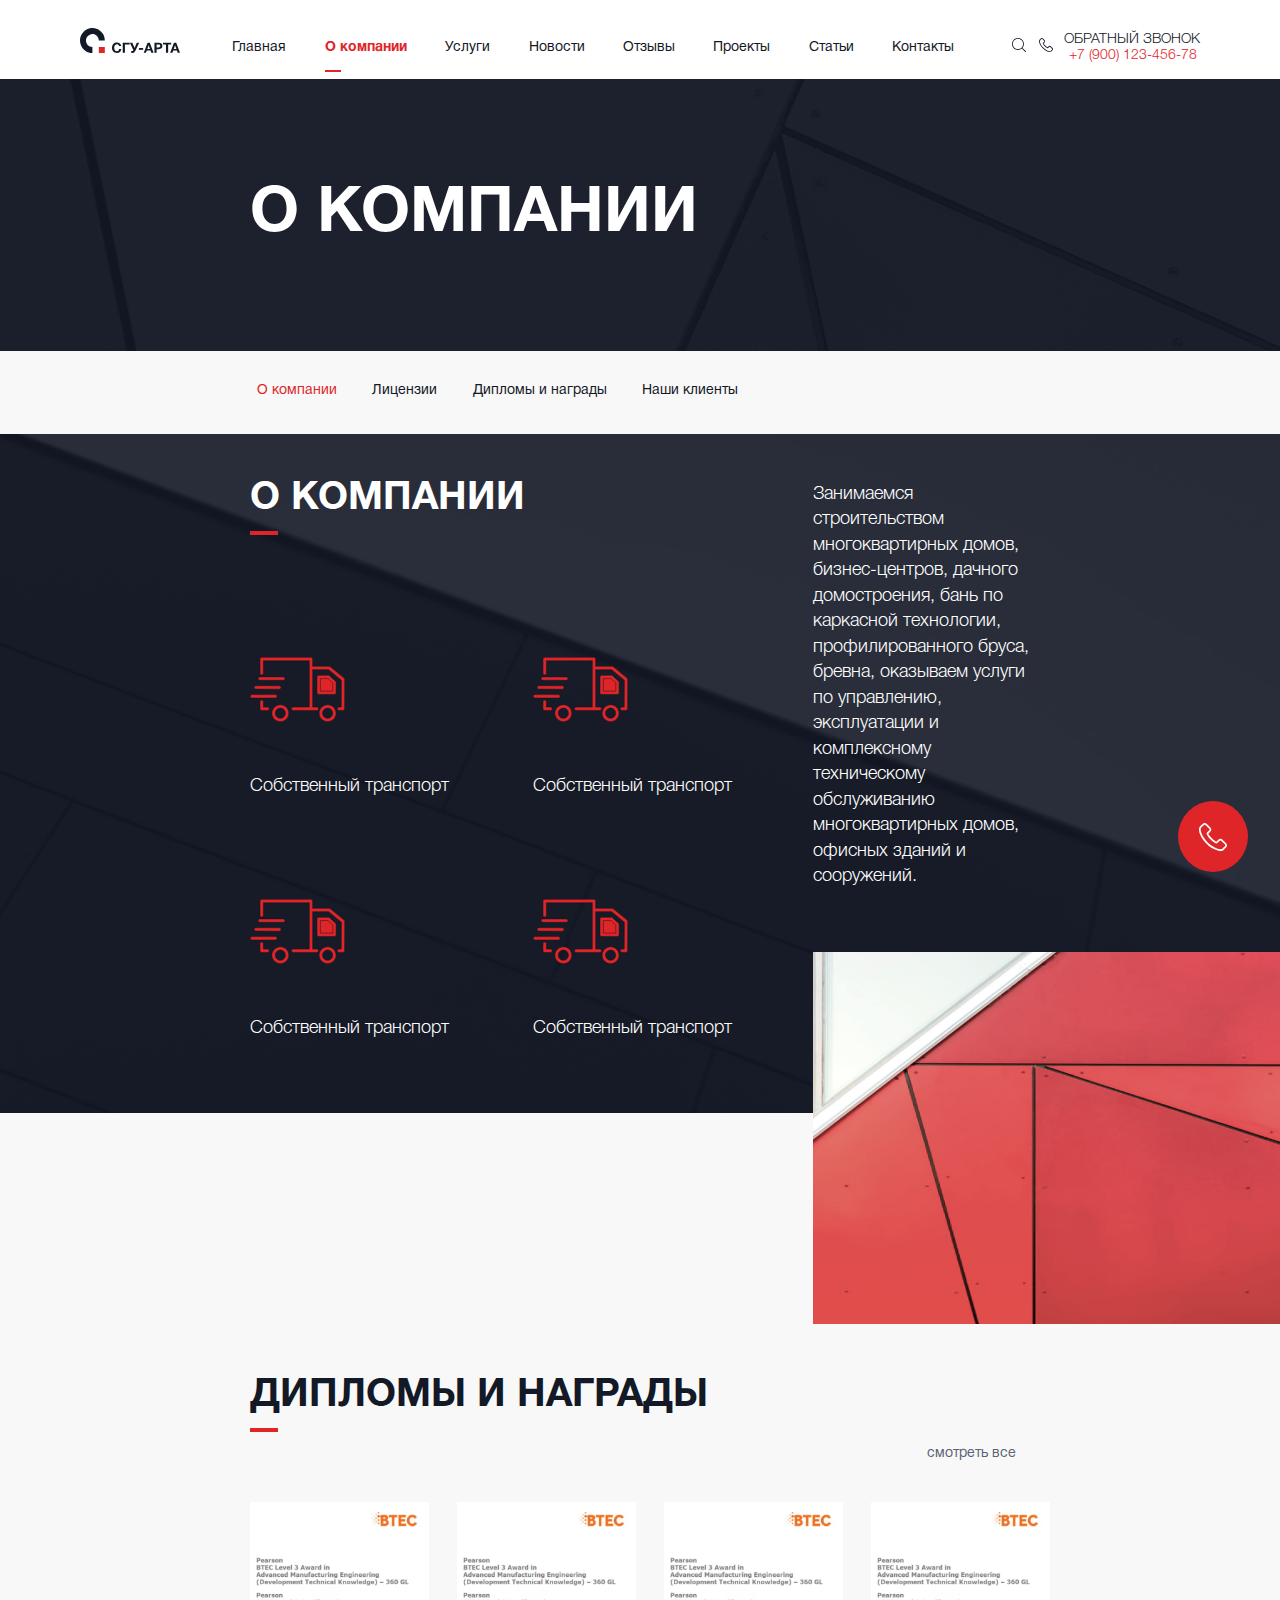
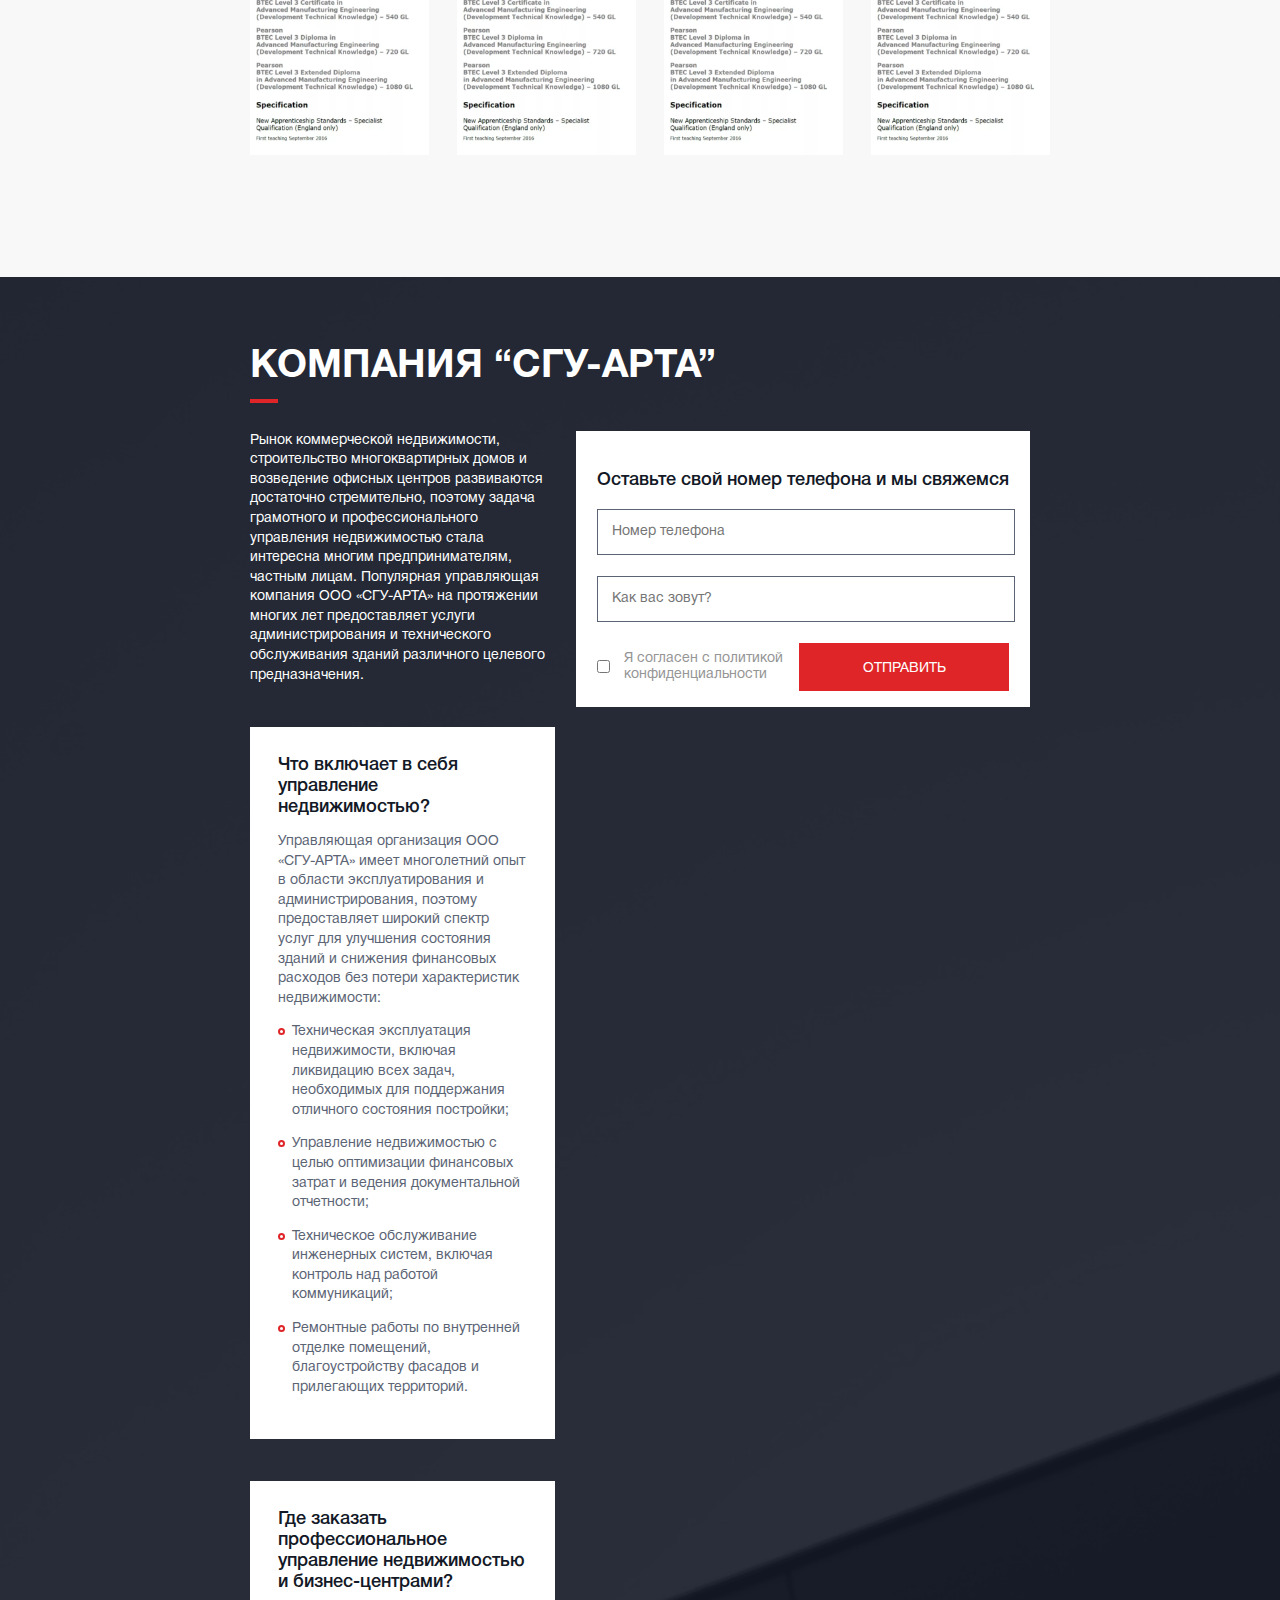
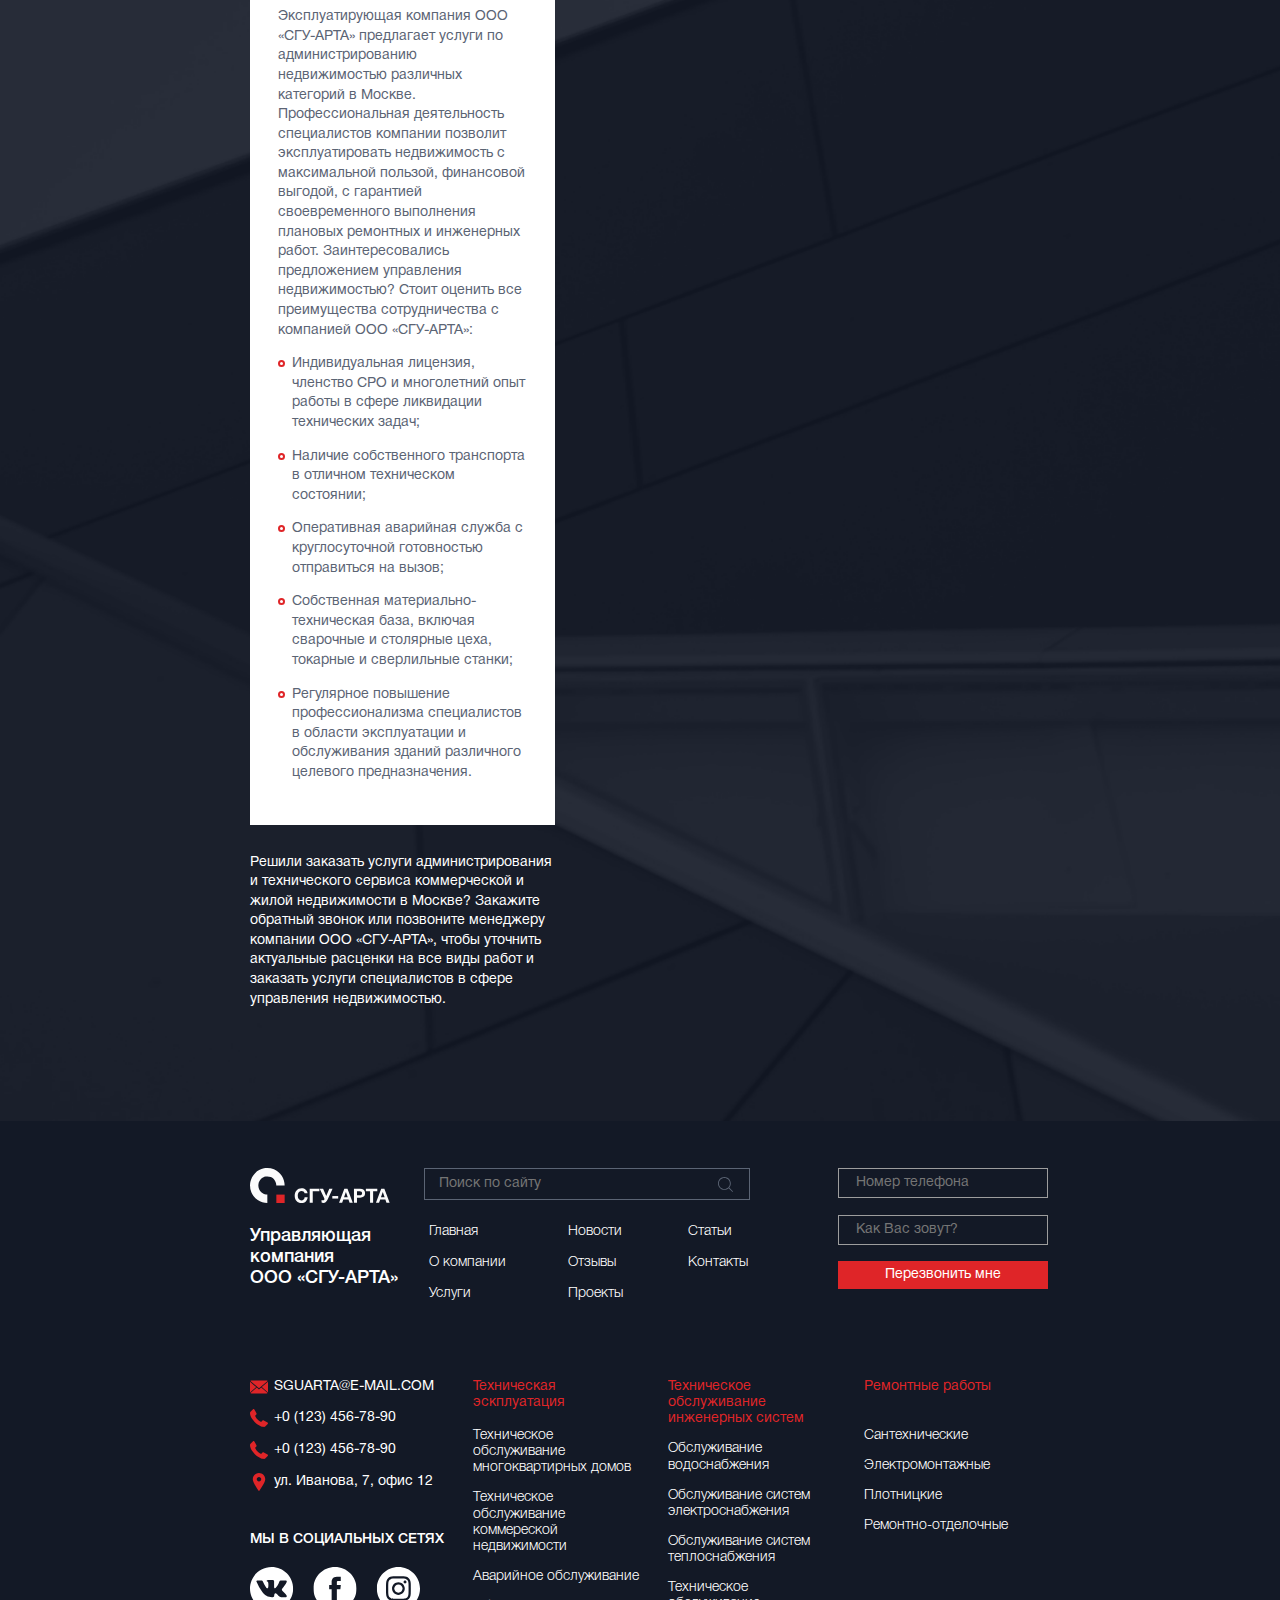
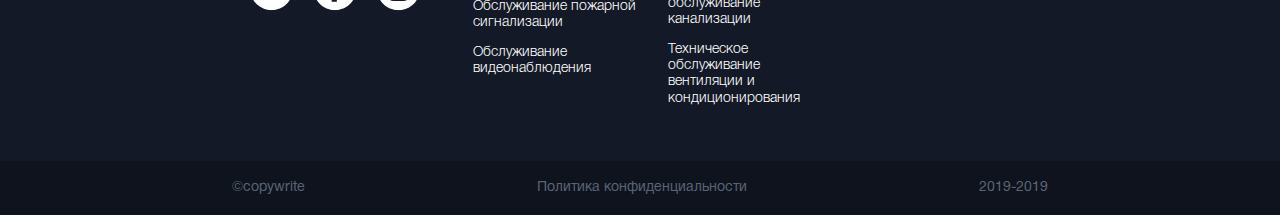
<file: about.html>
<!DOCTYPE html>
<html lang="en">
<head>
    <meta charset="UTF-8">
    <meta name="viewport" content="width=device-width, initial-scale=1.0">
    <link rel="stylesheet" href="css/normalize.css">
    <link rel="stylesheet" href="css/components.css">
    <link rel="stylesheet" href="css/default.css">
    <link rel="stylesheet" href="css/media.css">
    <title>О компании | СГУ-АРТА</title>
</head>
<body>
    <svg id="symbols" xmlns="http://www.w3.org/2000/svg" width="0" height="0">
        <symbol id="magnify">
            <path d="M14.8694 14.235L11.2242 10.5898C12.202 9.46563 12.794 7.99889 12.794 6.39579C12.794 2.86696 9.92373 0 6.39823 0C2.8694 0 0.00244141 2.87029 0.00244141 6.39579C0.00244141 9.92129 2.87273 12.7916 6.39823 12.7916C8.00133 12.7916 9.46807 12.1996 10.5922 11.2217L14.2375 14.867C14.3239 14.9534 14.4404 15 14.5534 15C14.6665 15 14.7829 14.9568 14.8694 14.867C15.0424 14.694 15.0424 14.408 14.8694 14.235ZM0.89712 6.39579C0.89712 3.36253 3.36497 0.898004 6.3949 0.898004C9.42816 0.898004 11.8927 3.36585 11.8927 6.39579C11.8927 9.42572 9.42816 11.8969 6.3949 11.8969C3.36497 11.8969 0.89712 9.42905 0.89712 6.39579Z"/>
        </symbol>
        <symbol id="phone">
            <path d="M12.6272 8.94153C12.2998 8.60215 11.9049 8.4207 11.4864 8.4207C11.0712 8.4207 10.6729 8.59879 10.332 8.93817L9.26545 9.99664C9.17769 9.9496 9.08994 9.90591 9.00556 9.86223C8.88405 9.80175 8.76929 9.74462 8.67141 9.68414C7.67233 9.05242 6.76439 8.22917 5.89357 7.16398C5.47167 6.63306 5.18815 6.18616 4.98226 5.73253C5.25903 5.48051 5.51555 5.21841 5.76532 4.9664C5.85982 4.87231 5.95433 4.77487 6.04884 4.68078C6.75764 3.97513 6.75764 3.06116 6.04884 2.35551L5.12739 1.43817C5.02276 1.33401 4.91475 1.22648 4.81349 1.11895C4.61098 0.910618 4.39834 0.695565 4.17895 0.493952C3.85155 0.171371 3.46002 0 3.04824 0C2.63646 0 2.23818 0.171371 1.90065 0.493952C1.89728 0.497312 1.89728 0.497312 1.8939 0.500672L0.746318 1.65323C0.314286 2.08333 0.0678927 2.60753 0.0138887 3.21573C-0.0671173 4.19691 0.223154 5.11089 0.445921 5.70901C0.992711 7.17742 1.80952 8.53831 3.02799 9.99664C4.50635 11.754 6.2851 13.1418 8.317 14.1196C9.09331 14.4859 10.1295 14.9194 11.2872 14.9933C11.3581 14.9966 11.4324 15 11.4999 15C12.2795 15 12.9343 14.7211 13.4474 14.1667C13.4508 14.1599 13.4575 14.1566 13.4609 14.1499C13.6364 13.9382 13.8389 13.7466 14.0516 13.5417C14.1967 13.4039 14.3452 13.2594 14.4903 13.1082C14.8245 12.7621 15 12.3589 15 11.9456C15 11.5289 14.8211 11.129 14.4802 10.793L12.6272 8.94153ZM13.8355 12.4798C13.8322 12.4798 13.8322 12.4832 13.8355 12.4798C13.7039 12.621 13.5689 12.7487 13.4238 12.8898C13.2044 13.0981 12.9816 13.3165 12.7723 13.5618C12.4314 13.9247 12.0298 14.0961 11.5032 14.0961C11.4526 14.0961 11.3986 14.0961 11.348 14.0927C10.3455 14.0289 9.41396 13.6391 8.71528 13.3065C6.80489 12.3858 5.12739 11.0786 3.73341 9.42204C2.58245 8.04099 1.8129 6.76411 1.30323 5.39315C0.989336 4.55645 0.874577 3.90457 0.925206 3.28965C0.958959 2.89651 1.11084 2.57056 1.39099 2.29167L2.54195 1.14583C2.70734 0.991263 2.88285 0.907258 3.05499 0.907258C3.26763 0.907258 3.43977 1.03495 3.54778 1.14247C3.55115 1.14583 3.55453 1.14919 3.5579 1.15255C3.76379 1.34409 3.95956 1.54234 4.16545 1.75403C4.27008 1.86156 4.37809 1.96909 4.48609 2.07997L5.40754 2.99731C5.76532 3.35349 5.76532 3.6828 5.40754 4.03898C5.30966 4.13643 5.21515 4.23387 5.11727 4.32796C4.83375 4.61694 4.56373 4.88575 4.27008 5.14785C4.26333 5.15457 4.25658 5.15793 4.2532 5.16465C3.96293 5.45363 4.01694 5.73589 4.07769 5.92742C4.08107 5.9375 4.08444 5.94758 4.08782 5.95766C4.32746 6.53562 4.66498 7.07997 5.17802 7.7285L5.1814 7.73186C6.11297 8.87433 7.09516 9.76478 8.17862 10.4469C8.317 10.5343 8.45876 10.6048 8.59377 10.672C8.71528 10.7325 8.83004 10.7897 8.92792 10.8501C8.94142 10.8569 8.95493 10.8669 8.96843 10.8737C9.08319 10.9308 9.19119 10.9577 9.30258 10.9577C9.58272 10.9577 9.75824 10.7829 9.81562 10.7258L10.9699 9.57661C11.0847 9.46237 11.267 9.3246 11.4796 9.3246C11.6889 9.3246 11.861 9.45565 11.9656 9.56989C11.969 9.57325 11.969 9.57325 11.9724 9.57661L13.8322 11.4281C14.1798 11.7708 14.1798 12.1237 13.8355 12.4798Z"/>
        </symbol>
    </svg>
    <header class="header">
        <a href="index.html">
            <img src="img/dark-logo.svg" alt="СГУ-АРТА" class="header__logo">
        </a>
        <nav class="header__navigation">
            <a href="index.html" class="link">Главная</a>
            <a href="about.html" class="link header__active-link">О компании</a>
            <a href="service.html" class="link">Услуги</a>
            <a href="news.html" class="link">Новости</a>
            <a href="rates.html" class="link">Отзывы</a>
            <a href="projects.html" class="link">Проекты</a>
            <a href="page.html" class="link">Статьи</a>
            <a href="contacts.html" class="link">Контакты</a>
        </nav>
        <div class="header__call-form">
            <button>
                <svg viewBox="0 0 15 15" width="15" height="15">
                    <use xlink:href="#magnify" fill="#131926"/>
                </svg>
            </button>
            <a href="call.html">
                <span class="phone">
                    <svg viewBox="0 0 15 15" width="15" height="15">
                        <use xlink:href="#phone" fill="#131926"/>
                    </svg>
                </span>
                <span class="header__make-call">
                    Обратный звонок <br>
                    <span class="header__number">+7 (900) 123-456-78</span>
                </span>
            </a>
        </div>
        <div class="mobile hamburger">
            <span class="hamburger__first-line"></span>
            <span class="hamburger__second-line"></span>
            <span class="hamburger__third-line"></span>
        </div>
    </header>
    <section class="page-title container">
        <h1 class="big-title">О компании</h1>
    </section>

    <section class="page-navigation container">
        <nav>
            <a href="#" class="link page-navigation__active-link">О компании</a>
            <a href="#" class="link">Лицензии</a>
            <a href="#" class="link">Дипломы и награды</a>
            <a href="#" class="link">Наши клиенты</a>
        </nav>
    </section>

    <section class="about-company container">
        <div>
            <h2 class="medium-title with-border">О компании</h2>
            <ul class="about-company__list">
                <li>
                    <img src="img/delivery-truck.svg" alt="car">
                    <p class="medium-thin-text">Собственный транспорт</p>
                </li>
                <li>
                    <img src="img/delivery-truck.svg" alt="car">
                    <p class="medium-thin-text">Собственный транспорт</p>
                </li>
                <li>
                    <img src="img/delivery-truck.svg" alt="car">
                    <p class="medium-thin-text">Собственный транспорт</p>
                </li>
                <li>
                    <img src="img/delivery-truck.svg" alt="car">
                    <p class="medium-thin-text">Собственный транспорт</p>
                </li>
            </ul>
        </div>
        <div class="about-company__second-col">
            <p class="about-company__job medium-thin-text">
                Занимаемся строительством многоквартирных домов, бизнес-центров,
                дачного домостроения, бань по каркасной технологии, профилированного бруса, 
                бревна, оказываем услуги по управлению, эксплуатации и комплексному 
                техническому обслуживанию многоквартирных домов, офисных зданий и сооружений.
            </p>
            <img src="img/abstract.png" class="about-company__abstract" alt="">
        </div>
    </section>

    <section class="awards container standart-section">
        <h2 class="medium-title with-border">Дипломы и награды</h2>
        <div class="content-watch-all">
            <a href="#" class="watch-all">смотреть все</a>
            <ul class="awards__list">
                <li>
                    <a data-fslightbox href="img/award.png">
                        <img src="img/award.png" alt="Извините, в данный момент изображение недоступно. Повторите попытку позже">
                    </a>
                </li>
                <li>
                    <a data-fslightbox href="img/award.png">
                        <img src="img/award.png" alt="Извините, в данный момент изображение недоступно. Повторите попытку позже">
                    </a>
                </li>
                <li>
                    <a data-fslightbox href="img/award.png">
                        <img src="img/award.png" alt="Извините, в данный момент изображение недоступно. Повторите попытку позже">
                    </a>
                </li>
                <li>
                    <a data-fslightbox href="img/award.png">
                        <img src="img/award.png" alt="Извините, в данный момент изображение недоступно. Повторите попытку позже">
                    </a>
                </li>
            </ul>
        </div>
    </section>

    <section class="company-info container standart-section">
        <h2 class="medium-title with-border">Компания “сгу-арта”</h2>
        <div class="content">
            <div class="company-info__about">
                <p class="main-text">
                    Рынок коммерческой недвижимости, строительство многоквартирных 
                    домов и возведение офисных центров развиваются достаточно стремительно, 
                    поэтому задача грамотного и профессионального управления недвижимостью 
                    стала интересна многим предпринимателям, частным лицам. Популярная 
                    управляющая компания ООО «СГУ-АРТА» на протяжении многих лет предоставляет 
                    услуги администрирования и технического обслуживания зданий различного 
                    целевого предназначения.
                </p>
                <div class="with-styled-list">
                    <h3 class="small-title">Что включает в себя управление недвижимостью?</h3>
                    <p class="main-text">
                        Управляющая организация ООО «СГУ-АРТА» имеет многолетний 
                        опыт в области эксплуатирования и администрирования, 
                        поэтому предоставляет широкий спектр услуг для улучшения 
                        состояния зданий и снижения финансовых расходов без потери 
                        характеристик недвижимости:
                    </p>
                    <ul class="styled-list main-text">
                        <li>
                            Техническая эксплуатация недвижимости, включая ликвидацию всех задач, 
                            необходимых для поддержания отличного состояния постройки;
                        </li>
                        <li>
                            Управление недвижимостью с целью оптимизации финансовых затрат и 
                            ведения документальной отчетности;
                        </li>
                        <li>
                            Техническое обслуживание инженерных систем, включая контроль 
                            над работой коммуникаций;
                        </li>
                        <li>
                            Ремонтные работы по внутренней отделке помещений, благоустройству 
                            фасадов и прилегающих территорий.
                        </li>
                    </ul>
                </div>
                <div class="with-styled-list">
                    <h3 class="small-title">
                        Где заказать профессиональное управление 
                        недвижимостью и бизнес-центрами?
                    </h3>
                    <p class="main-text">
                        Эксплуатирующая компания ООО «СГУ-АРТА» предлагает услуги 
                        по администрированию недвижимостью различных категорий в 
                        Москве. Профессиональная деятельность специалистов компании 
                        позволит эксплуатировать недвижимость с максимальной пользой, 
                        финансовой выгодой, с гарантией своевременного выполнения плановых 
                        ремонтных и инженерных работ. Заинтересовались предложением управления 
                        недвижимостью? Стоит оценить все преимущества сотрудничества с компанией 
                        ООО «СГУ-АРТА»:
                    </p>
                    <ul class="styled-list main-text">
                        <li>
                            Индивидуальная лицензия, членство СРО и многолетний опыт работы
                            в сфере ликвидации технических задач;
                        </li>
                        <li>
                            Наличие собственного транспорта в отличном техническом состоянии;
                        </li>
                        <li>
                            Оперативная аварийная служба с круглосуточной готовностью отправиться на вызов;
                        </li>
                        <li>
                            Собственная материально-техническая база, включая сварочные и столярные цеха, токарные и сверлильные станки;
                        </li>
                        <li>
                            Регулярное повышение профессионализма специалистов в области эксплуатации и обслуживания зданий различного целевого предназначения.
                        </li>
                    </ul>
                </div>
                <p class="main-text">
                    Решили заказать услуги администрирования и технического сервиса коммерческой и
                    жилой недвижимости в Москве? Закажите обратный звонок или позвоните менеджеру 
                    компании ООО «СГУ-АРТА», чтобы уточнить актуальные расценки на все виды работ 
                    и заказать услуги специалистов в сфере управления недвижимостью.
                </p>
            </div>
            <form method="POST" class="call-form-small">
                <h3 class="small-title">Оставьте свой номер телефона и мы свяжемся</h3>
                <input type="text" placeholder="Номер телефона" class="phone-number">
                <input type="text" placeholder="Как вас зовут?" class="name">
                <div class="flex">
                    <input type="checkbox" name="" id="call-form-small__agree-politic">
                    <label for="call-form-small__agree-politic">
                        Я согласен с политикой 
                        конфиденциальности
                    </label>
                    <button class="btn-colored btn-medium btn-request">Отправить</button>
                </div>
            </form>
        </div>
    </section>
    
    <a href="call.html" class="btn-colored btn-call">
        <svg viewBox="0 0 15 15">
            <use xlink:href="#phone" fill="#fff"/>
        </svg>
    </a>
    
    <footer class="footer">
        <div class="container">
            <div class="footer__site-info">
                <div class="footer__logo">
                    <img src="img/light-logo.svg" alt="СГУ-АРТА">
                    <h3 class="medium-text">
                        Управляющая компания <br>
                        ООО «СГУ-АРТА»
                    </h3>
                </div>

                <div class="footer__about-site">
                    <input type="text" class="footer__search" placeholder="Поиск по сайту">
                    <button class="footer__magnify_search">
                        <svg viewBox="0 0 15 15" width="15" fill="#5B6474" height="15">
                            <use xlink:href="#magnify" />
                        </svg>
                    </button>
                    <nav class="footer__navigation">
                        <a class="link" href="index.html">Главная</a>
                        <a class="link" href="about.html">О компании</a>
                        <a class="link" href="service.html">Услуги</a>
                        <a class="link" href="news.html">Новости</a>
                        <a class="link" href="rates.html">Отзывы</a>
                        <a class="link" href="projects.html">Проекты</a>
                        <a class="link" href="page.html">Статьи</a>
                        <a class="link" href="contacts.html">Контакты</a>
                    </nav>
                </div>

                <form method="POST" class="footer__call-form">
                    <input type="text" placeholder="Номер телефона">
                    <input type="text" placeholder="Как Вас зовут?">
                    <button class="footer__make-call btn-colored">Перезвонить мне</button>
                </form>
            </div>


            <div class="footer__company-info">
                <div class="footer__media">
                    <ul class="footer__contacts">
                        <li class="link">
                            <img src="img/envelope-red.svg" alt="">
                            <a href="mailto:SGUARTA@E-MAIL.COM">SGUARTA@E-MAIL.COM</a>
                        </li>
                        <li>
                            <img src="img/phone-red.svg" alt="">
                            +0 (123) 456-78-90
                        </li>
                        <li>
                            <img src="img/phone-red.svg" alt="">
                            +0 (123) 456-78-90
                        </li>
                        <li>
                            <img src="img/geolocation-red.svg" alt="">
                            ул. Иванова, 7, офис 12
                        </li>
                    </ul>
                    <h4 class="footer__social_title">мы в социальных сетях</h4>
                    <ul class="footer__social">
                        <li><a href="#"><img src="img/vk-footer.svg" alt=""></a></li>
                        <li><a href="#"><img src="img/facebook-footer.svg" alt=""></a></li>
                        <li><a href="#"><img src="img/instagram-footer.svg" alt=""></a></li>
                    </ul>
                </div>

                <div class="footer-about">
                    <p class="footer-about__title">Техническая эскплуатация</p>
                    <ul class="footer-about__list">
                        <li>Техническое обслуживание многоквартирных домов</li>
                        <li>Техническое обслуживание коммереской недвижимости</li>
                        <li>Аварийное обслуживание</li>
                        <li>Обслуживание пожарной сигнализации</li>
                        <li>Обслуживание видеонаблюдения</li>
                    </ul>
                </div>
                <div class="footer-about">
                    <p class="footer-about__title">Техническое обслуживание инженерных систем</p>
                    <ul class="footer-about__list">
                        <li>Обслуживание водоснабжения</li>
                        <li>Обслуживание систем электроснабжения</li>
                        <li>Обслуживание систем теплоснабжения</li>
                        <li>Техническое обслуживание канализации</li>
                        <li>Техническое обслуживание вентиляции и кондиционирования</li>
                    </ul>
                </div>
                <div class="footer-about">
                    <p class="footer-about__title">Ремонтные работы</p>
                    <ul class="footer-about__list">
                        <li>Сантехнические</li>
                        <li>Электромонтажные</li>
                        <li>Плотницкие</li>
                        <li>Ремонтно-отделочные</li>
                    </ul>
                </div>
            </div>
        </div>
        <div class="footer__copyright">
            <p>©copywrite</p>
            <a href="#">Политика конфиденциальности</a>
            <p>2019-2019</p>
        </div>
    </footer>
    <script async src="js/script.js"></script>
    <script src="js/fslightbox.js"></script>
</body>
</html>
</file>
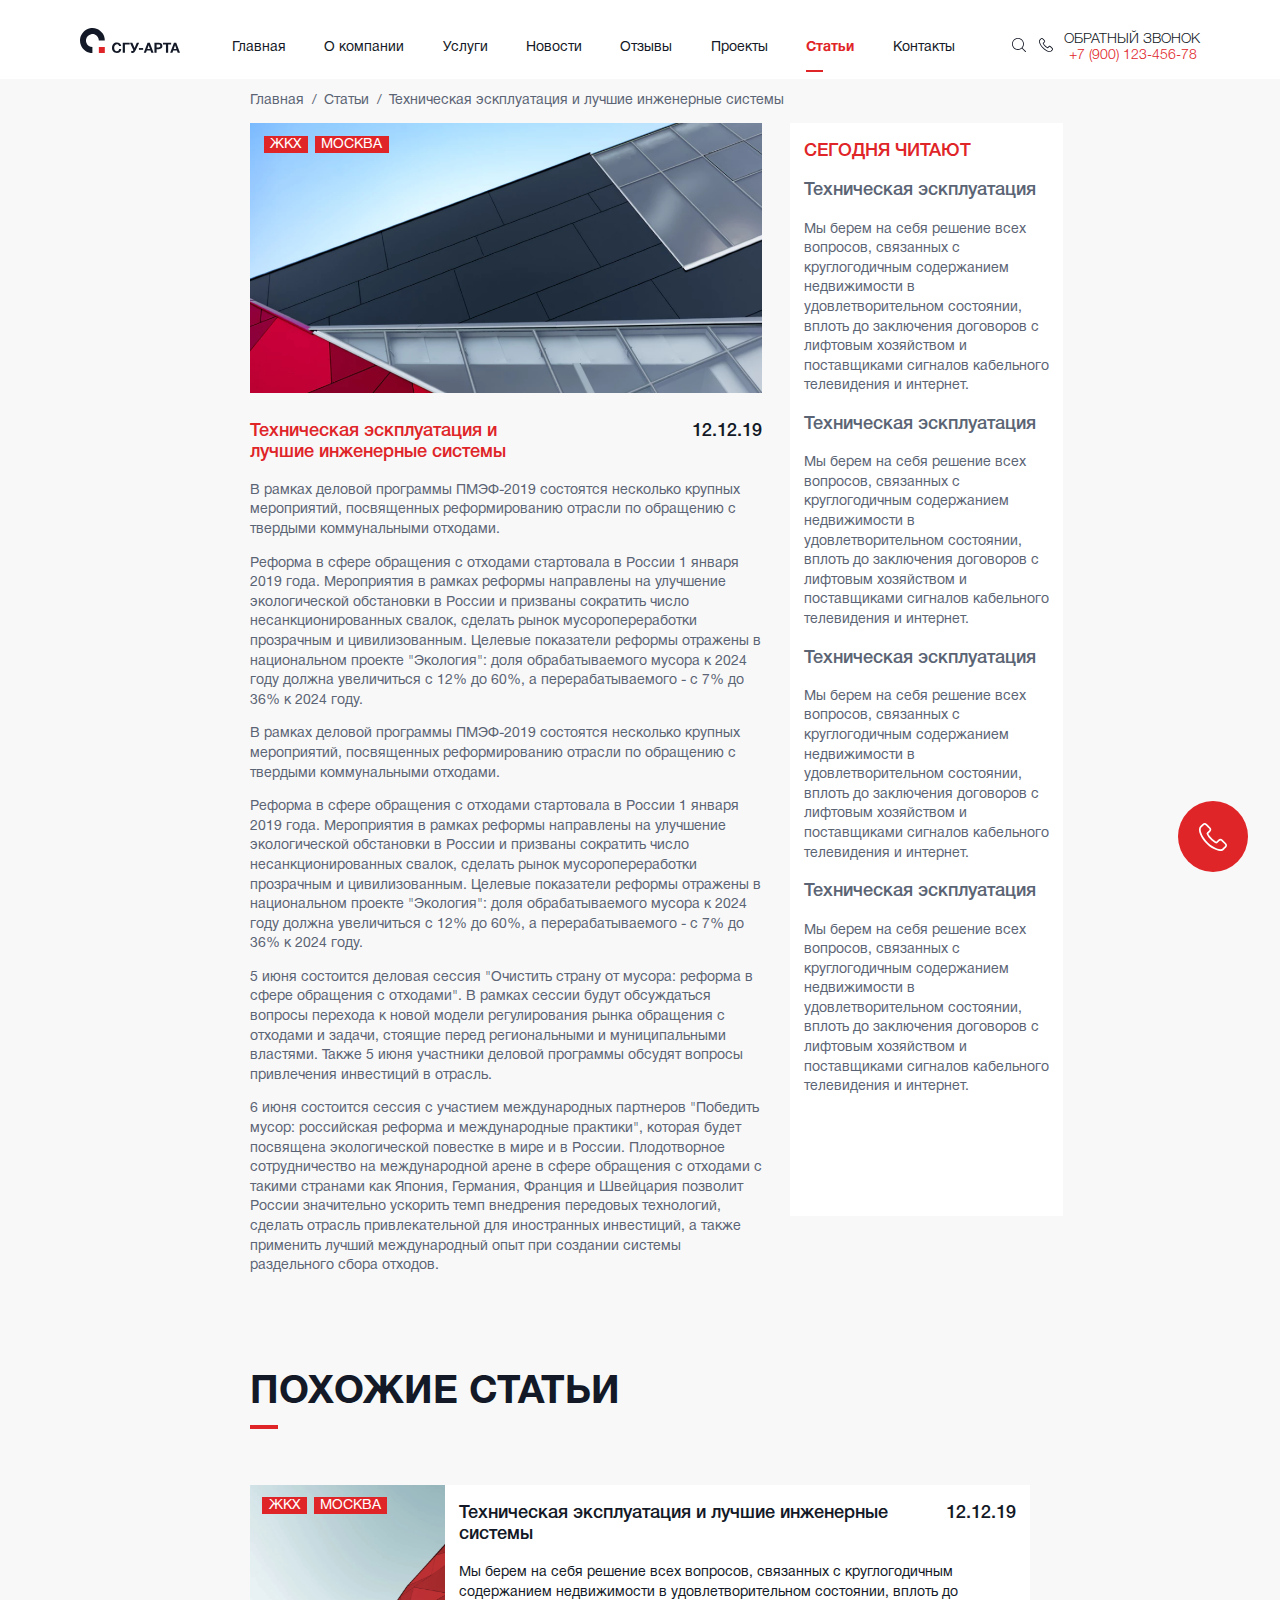
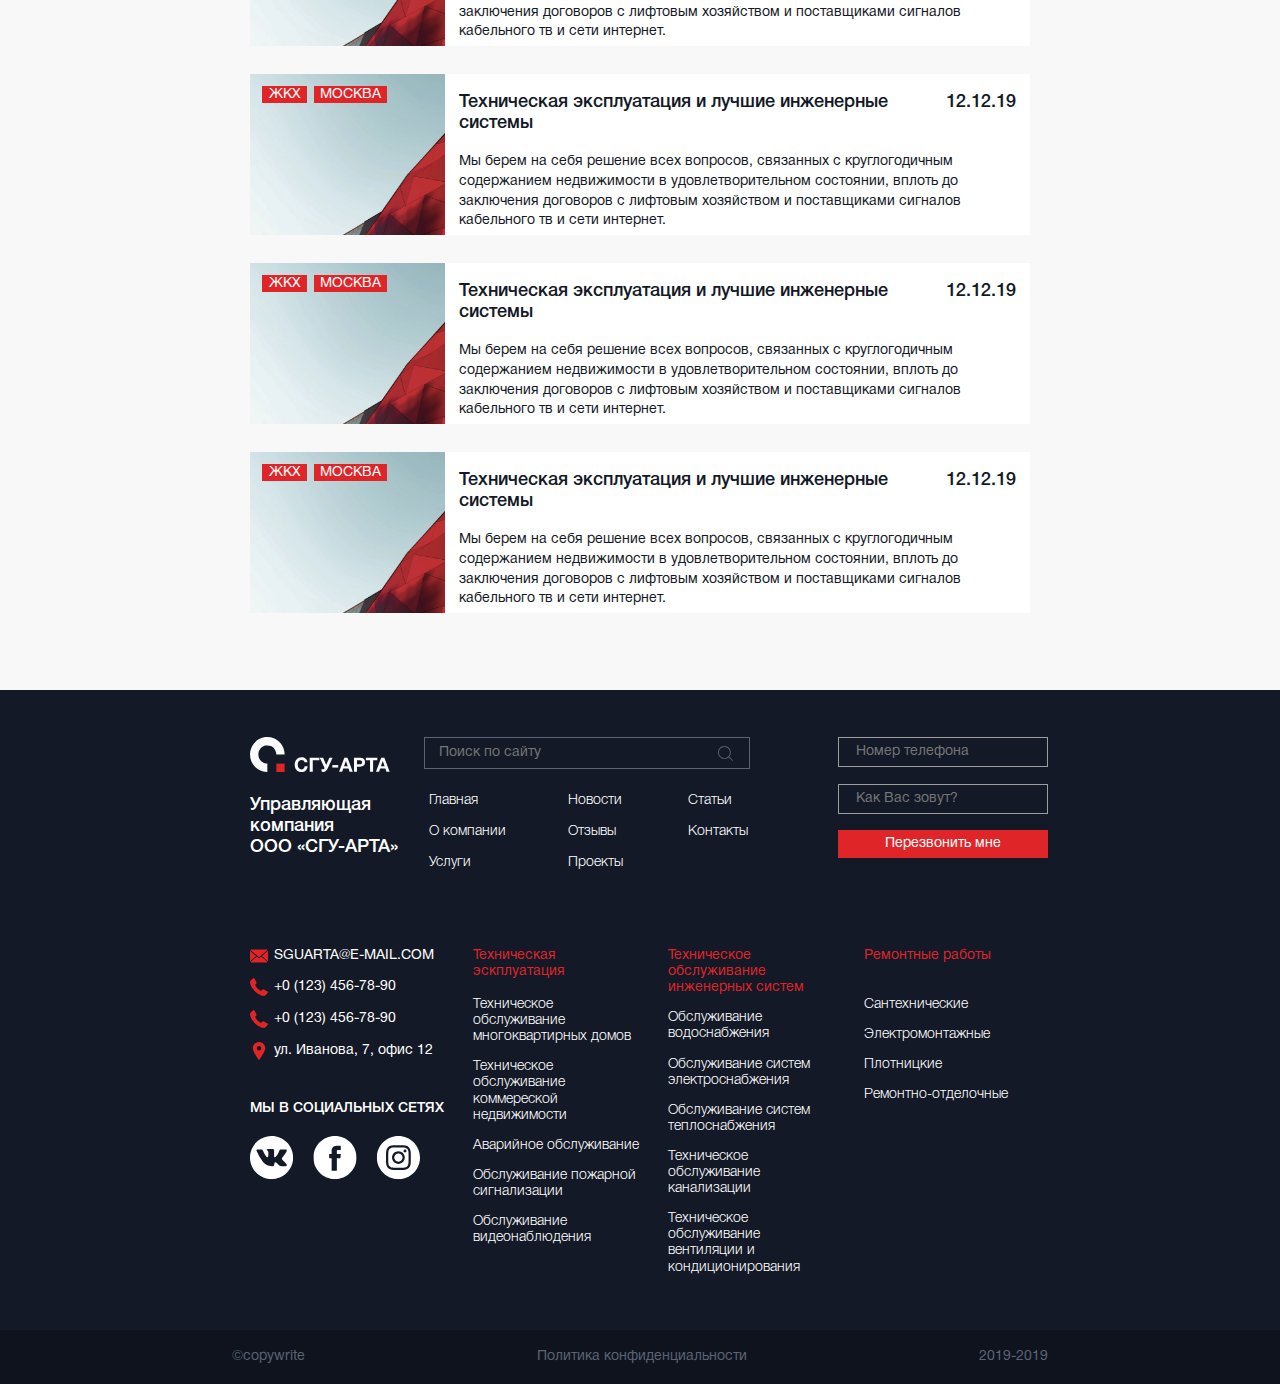
<file: article.html>
<!DOCTYPE html>
<html lang="en">
<head>
    <meta charset="UTF-8">
    <meta name="viewport" content="width=device-width, initial-scale=1.0">
    <link rel="stylesheet" href="css/normalize.css">
    <link rel="stylesheet" href="css/components.css">
    <link rel="stylesheet" href="css/default.css">
    <link rel="stylesheet" href="css/media.css">
    <title>Техническая эскплуатация | СГУ-АРТА</title>
</head>
<body>
    <svg id="symbols" xmlns="http://www.w3.org/2000/svg" width="0" height="0">
        <symbol id="magnify">
            <path d="M14.8694 14.235L11.2242 10.5898C12.202 9.46563 12.794 7.99889 12.794 6.39579C12.794 2.86696 9.92373 0 6.39823 0C2.8694 0 0.00244141 2.87029 0.00244141 6.39579C0.00244141 9.92129 2.87273 12.7916 6.39823 12.7916C8.00133 12.7916 9.46807 12.1996 10.5922 11.2217L14.2375 14.867C14.3239 14.9534 14.4404 15 14.5534 15C14.6665 15 14.7829 14.9568 14.8694 14.867C15.0424 14.694 15.0424 14.408 14.8694 14.235ZM0.89712 6.39579C0.89712 3.36253 3.36497 0.898004 6.3949 0.898004C9.42816 0.898004 11.8927 3.36585 11.8927 6.39579C11.8927 9.42572 9.42816 11.8969 6.3949 11.8969C3.36497 11.8969 0.89712 9.42905 0.89712 6.39579Z"/>
        </symbol>
        <symbol id="phone">
            <path d="M12.6272 8.94153C12.2998 8.60215 11.9049 8.4207 11.4864 8.4207C11.0712 8.4207 10.6729 8.59879 10.332 8.93817L9.26545 9.99664C9.17769 9.9496 9.08994 9.90591 9.00556 9.86223C8.88405 9.80175 8.76929 9.74462 8.67141 9.68414C7.67233 9.05242 6.76439 8.22917 5.89357 7.16398C5.47167 6.63306 5.18815 6.18616 4.98226 5.73253C5.25903 5.48051 5.51555 5.21841 5.76532 4.9664C5.85982 4.87231 5.95433 4.77487 6.04884 4.68078C6.75764 3.97513 6.75764 3.06116 6.04884 2.35551L5.12739 1.43817C5.02276 1.33401 4.91475 1.22648 4.81349 1.11895C4.61098 0.910618 4.39834 0.695565 4.17895 0.493952C3.85155 0.171371 3.46002 0 3.04824 0C2.63646 0 2.23818 0.171371 1.90065 0.493952C1.89728 0.497312 1.89728 0.497312 1.8939 0.500672L0.746318 1.65323C0.314286 2.08333 0.0678927 2.60753 0.0138887 3.21573C-0.0671173 4.19691 0.223154 5.11089 0.445921 5.70901C0.992711 7.17742 1.80952 8.53831 3.02799 9.99664C4.50635 11.754 6.2851 13.1418 8.317 14.1196C9.09331 14.4859 10.1295 14.9194 11.2872 14.9933C11.3581 14.9966 11.4324 15 11.4999 15C12.2795 15 12.9343 14.7211 13.4474 14.1667C13.4508 14.1599 13.4575 14.1566 13.4609 14.1499C13.6364 13.9382 13.8389 13.7466 14.0516 13.5417C14.1967 13.4039 14.3452 13.2594 14.4903 13.1082C14.8245 12.7621 15 12.3589 15 11.9456C15 11.5289 14.8211 11.129 14.4802 10.793L12.6272 8.94153ZM13.8355 12.4798C13.8322 12.4798 13.8322 12.4832 13.8355 12.4798C13.7039 12.621 13.5689 12.7487 13.4238 12.8898C13.2044 13.0981 12.9816 13.3165 12.7723 13.5618C12.4314 13.9247 12.0298 14.0961 11.5032 14.0961C11.4526 14.0961 11.3986 14.0961 11.348 14.0927C10.3455 14.0289 9.41396 13.6391 8.71528 13.3065C6.80489 12.3858 5.12739 11.0786 3.73341 9.42204C2.58245 8.04099 1.8129 6.76411 1.30323 5.39315C0.989336 4.55645 0.874577 3.90457 0.925206 3.28965C0.958959 2.89651 1.11084 2.57056 1.39099 2.29167L2.54195 1.14583C2.70734 0.991263 2.88285 0.907258 3.05499 0.907258C3.26763 0.907258 3.43977 1.03495 3.54778 1.14247C3.55115 1.14583 3.55453 1.14919 3.5579 1.15255C3.76379 1.34409 3.95956 1.54234 4.16545 1.75403C4.27008 1.86156 4.37809 1.96909 4.48609 2.07997L5.40754 2.99731C5.76532 3.35349 5.76532 3.6828 5.40754 4.03898C5.30966 4.13643 5.21515 4.23387 5.11727 4.32796C4.83375 4.61694 4.56373 4.88575 4.27008 5.14785C4.26333 5.15457 4.25658 5.15793 4.2532 5.16465C3.96293 5.45363 4.01694 5.73589 4.07769 5.92742C4.08107 5.9375 4.08444 5.94758 4.08782 5.95766C4.32746 6.53562 4.66498 7.07997 5.17802 7.7285L5.1814 7.73186C6.11297 8.87433 7.09516 9.76478 8.17862 10.4469C8.317 10.5343 8.45876 10.6048 8.59377 10.672C8.71528 10.7325 8.83004 10.7897 8.92792 10.8501C8.94142 10.8569 8.95493 10.8669 8.96843 10.8737C9.08319 10.9308 9.19119 10.9577 9.30258 10.9577C9.58272 10.9577 9.75824 10.7829 9.81562 10.7258L10.9699 9.57661C11.0847 9.46237 11.267 9.3246 11.4796 9.3246C11.6889 9.3246 11.861 9.45565 11.9656 9.56989C11.969 9.57325 11.969 9.57325 11.9724 9.57661L13.8322 11.4281C14.1798 11.7708 14.1798 12.1237 13.8355 12.4798Z"/>
        </symbol>
    </svg>
    <header class="header">
        <a href="index.html">
            <img src="img/dark-logo.svg" alt="СГУ-АРТА" class="header__logo">
        </a>
        <nav class="header__navigation">
            <a href="index.html" class="link">Главная</a>
            <a href="about.html" class="link">О компании</a>
            <a href="service.html" class="link">Услуги</a>
            <a href="news.html" class="link">Новости</a>
            <a href="rates.html" class="link">Отзывы</a>
            <a href="projects.html" class="link">Проекты</a>
            <a href="page.html" class="link header__active-link">Статьи</a>
            <a href="contacts.html" class="link">Контакты</a>
        </nav>
        <div class="header__call-form">
            <button>
                <svg viewBox="0 0 15 15" width="15" height="15">
                    <use xlink:href="#magnify" fill="#131926"/>
                </svg>
            </button>
            <a href="call.html">
                <span class="phone">
                    <svg viewBox="0 0 15 15" width="15" height="15">
                        <use xlink:href="#phone" fill="#131926"/>
                    </svg>
                </span>
                <span class="header__make-call">
                    Обратный звонок <br>
                    <span class="header__number">+7 (900) 123-456-78</span>
                </span>
            </a>
        </div>
        <div class="mobile hamburger">
            <span class="hamburger__first-line"></span>
            <span class="hamburger__second-line"></span>
            <span class="hamburger__third-line"></span>
        </div>
    </header>

    <div class="container page-navigation-small">
        <nav>
            <a href="index.html" class="link">Главная</a>
            <a href="news.html" class="link">Статьи</a>
            <a href="#" class="link">Техническая эскплуатация и лучшие инженерные системы</a>
        </nav>
    </div>

    <main class="main-grid container">
        <div class="content">
            <div class="content__img-title">
                <div class="markers">
                    <mark class="news-marker">ЖКХ</mark><mark class="news-marker">Москва</mark>
                </div>
                <img src="img/background-big.png" alt="">
            </div>
            <div class="content__text">
                <h3 class="small-title red"><span class="title">Техническая эскплуатация и лучшие инженерные системы</span><span class="date">12.12.19</span></h3>
                <p class="main-text">
                    В рамках деловой программы ПМЭФ-2019 состоятся несколько 
                    крупных мероприятий, посвященных реформированию отрасли по 
                    обращению с твердыми коммунальными отходами.
                </p>
                <p class="main-text">
                    Реформа в сфере обращения с отходами стартовала в России 
                    1 января 2019 года. Мероприятия в рамках реформы направлены 
                    на улучшение экологической обстановки в России и призваны 
                    сократить число несанкционированных свалок, сделать рынок 
                    мусоропереработки прозрачным и цивилизованным. Целевые 
                    показатели реформы отражены в национальном проекте "Экология": 
                    доля обрабатываемого мусора к 2024 году должна увеличиться с 
                    12% до 60%, а перерабатываемого - с 7% до 36% к 2024 году.
                </p>
                <p class="main-text">
                    В рамках деловой программы ПМЭФ-2019 состоятся несколько 
                    крупных мероприятий, посвященных реформированию отрасли по 
                    обращению с твердыми коммунальными отходами.
                </p>
                <p class="main-text">
                    Реформа в сфере обращения с отходами стартовала в России 
                    1 января 2019 года. Мероприятия в рамках реформы направлены 
                    на улучшение экологической обстановки в России и призваны 
                    сократить число несанкционированных свалок, сделать рынок 
                    мусоропереработки прозрачным и цивилизованным. Целевые 
                    показатели реформы отражены в национальном проекте "Экология": 
                    доля обрабатываемого мусора к 2024 году должна увеличиться с 
                    12% до 60%, а перерабатываемого - с 7% до 36% к 2024 году.
                </p>
                <p class="main-text">
                    5 июня состоится деловая сессия "Очистить страну от мусора: 
                    реформа в сфере обращения с отходами".  В рамках сессии будут 
                    обсуждаться вопросы перехода к новой модели регулирования рынка 
                    обращения с отходами и задачи, стоящие перед региональными и 
                    муниципальными властями. Также 5 июня участники деловой программы 
                    обсудят вопросы привлечения инвестиций в отрасль.
                </p>
                <p class="main-text">
                    6 июня состоится сессия с участием международных партнеров 
                    "Победить мусор: российская реформа и международные практики", 
                    которая будет посвящена экологической повестке в мире и в России. 
                    Плодотворное сотрудничество на международной арене в сфере обращения 
                    с отходами с такими странами как Япония, Германия, Франция и Швейцария 
                    позволит России значительно ускорить темп внедрения передовых технологий, 
                    сделать отрасль привлекательной для иностранных инвестиций, а также применить 
                    лучший международный опыт при создании системы раздельного сбора отходов.
                </p>
            </div>
        </div>
        <div class="other">
            <h3 class="small-title red">Сегодня читают</h3>
            <p class="medium-text">Техническая эскплуатация</p>
            <p class="main-text">
                Мы берем на себя решение всех вопросов, связанных с круглогодичным 
                содержанием недвижимости в удовлетворительном состоянии, вплоть до 
                заключения договоров с лифтовым хозяйством и поставщиками сигналов 
                кабельного телевидения и интернет.
            </p>
            <p class="medium-text">Техническая эскплуатация</p>
            <p class="main-text">
                Мы берем на себя решение всех вопросов, связанных с круглогодичным 
                содержанием недвижимости в удовлетворительном состоянии, вплоть до 
                заключения договоров с лифтовым хозяйством и поставщиками сигналов 
                кабельного телевидения и интернет.
            </p>
            <p class="medium-text">Техническая эскплуатация</p>
            <p class="main-text">
                Мы берем на себя решение всех вопросов, связанных с круглогодичным 
                содержанием недвижимости в удовлетворительном состоянии, вплоть до 
                заключения договоров с лифтовым хозяйством и поставщиками сигналов 
                кабельного телевидения и интернет.
            </p>
            <p class="medium-text">Техническая эскплуатация</p>
            <p class="main-text">
                Мы берем на себя решение всех вопросов, связанных с круглогодичным 
                содержанием недвижимости в удовлетворительном состоянии, вплоть до 
                заключения договоров с лифтовым хозяйством и поставщиками сигналов 
                кабельного телевидения и интернет.
            </p>
        </div>
    </main>

    <section class="like-this container">
        <h2 class="medium-title with-border">Похожие статьи</h2>
        <ul class="posts__list">
            <li class="posts__item">
                <div class="img">
                    <div class="markers">
                        <mark class="news-marker">ЖКХ</mark><mark class="news-marker">Москва</mark>
                    </div>
                    <img src="img/background-small-2.png" alt="">
                </div>
                <div class="content">
                    <h3 class="small-title"><span class="title">Техническая эксплуатация и лучшие инженерные системы</span><span class="date">12.12.19</span></h3>
                    <p class="main-text">
                        Мы берем на себя решение всех вопросов, связанных с круглогодичным 
                        содержанием недвижимости в удовлетворительном состоянии, вплоть до 
                        заключения договоров с лифтовым хозяйством и поставщиками сигналов 
                        кабельного тв и сети интернет.
                    </p>
                </div>
                <a href="article.html" class="stretched-link"></a>
            </li>
            <li class="posts__item">
                <div class="img">
                    <div class="markers">
                        <mark class="news-marker">ЖКХ</mark><mark class="news-marker">Москва</mark>
                    </div>
                    <img src="img/background-small-2.png" alt="">
                </div>
                <div class="content">
                    <h3 class="small-title"><span class="title">Техническая эксплуатация и лучшие инженерные системы</span><span class="date">12.12.19</span></h3>
                    <p class="main-text">
                        Мы берем на себя решение всех вопросов, связанных с круглогодичным 
                        содержанием недвижимости в удовлетворительном состоянии, вплоть до 
                        заключения договоров с лифтовым хозяйством и поставщиками сигналов 
                        кабельного тв и сети интернет.
                    </p>
                </div>
                <a href="article.html" class="stretched-link"></a>
            </li>
            <li class="posts__item">
                <div class="img">
                    <div class="markers">
                        <mark class="news-marker">ЖКХ</mark><mark class="news-marker">Москва</mark>
                    </div>
                    <img src="img/background-small-2.png" alt="">
                </div>
                <div class="content">
                    <h3 class="small-title"><span class="title">Техническая эксплуатация и лучшие инженерные системы</span><span class="date">12.12.19</span></h3>
                    <p class="main-text">
                        Мы берем на себя решение всех вопросов, связанных с круглогодичным 
                        содержанием недвижимости в удовлетворительном состоянии, вплоть до 
                        заключения договоров с лифтовым хозяйством и поставщиками сигналов 
                        кабельного тв и сети интернет.
                    </p>
                </div>
                <a href="article.html" class="stretched-link"></a>
            </li>
            <li class="posts__item">
                <div class="img">
                    <div class="markers">
                        <mark class="news-marker">ЖКХ</mark><mark class="news-marker">Москва</mark>
                    </div>
                    <img src="img/background-small-2.png" alt="">
                </div>
                <div class="content">
                    <h3 class="small-title"><span class="title">Техническая эксплуатация и лучшие инженерные системы</span><span class="date">12.12.19</span></h3>
                    <p class="main-text">
                        Мы берем на себя решение всех вопросов, связанных с круглогодичным 
                        содержанием недвижимости в удовлетворительном состоянии, вплоть до 
                        заключения договоров с лифтовым хозяйством и поставщиками сигналов 
                        кабельного тв и сети интернет.
                    </p>
                </div>
                <a href="article.html" class="stretched-link"></a>
            </li>
        </ul>
    </section>
    
    <a href="call.html" class="btn-colored btn-call">
        <svg viewBox="0 0 15 15">
            <use xlink:href="#phone" fill="#fff"/>
        </svg>
    </a>

    <footer class="footer">
        <div class="container">
            <div class="footer__site-info">
                <div class="footer__logo">
                    <img src="img/light-logo.svg" alt="СГУ-АРТА">
                    <h3 class="medium-text">
                        Управляющая компания <br>
                        ООО «СГУ-АРТА»
                    </h3>
                </div>

                <div class="footer__about-site">
                    <input type="text" class="footer__search" placeholder="Поиск по сайту">
                    <button class="footer__magnify_search">
                        <svg viewBox="0 0 15 15" width="15" fill="#5B6474" height="15">
                            <use xlink:href="#magnify" />
                        </svg>
                    </button>
                    <nav class="footer__navigation">
                        <a class="link" href="index.html">Главная</a>
                        <a class="link" href="about.html">О компании</a>
                        <a class="link" href="service.html">Услуги</a>
                        <a class="link" href="news.html">Новости</a>
                        <a class="link" href="rates.html">Отзывы</a>
                        <a class="link" href="projects.html">Проекты</a>
                        <a class="link" href="page.html">Статьи</a>
                        <a class="link" href="contacts.html">Контакты</a>
                    </nav>
                </div>

                <form method="POST" class="footer__call-form">
                    <input type="text" placeholder="Номер телефона">
                    <input type="text" placeholder="Как Вас зовут?">
                    <button class="footer__make-call btn-colored">Перезвонить мне</button>
                </form>
            </div>


            <div class="footer__company-info">
                <div class="footer__media">
                    <ul class="footer__contacts">
                        <li class="link">
                            <img src="img/envelope-red.svg" alt="">
                            <a href="mailto:SGUARTA@E-MAIL.COM">SGUARTA@E-MAIL.COM</a>
                        </li>
                        <li>
                            <img src="img/phone-red.svg" alt="">
                            +0 (123) 456-78-90
                        </li>
                        <li>
                            <img src="img/phone-red.svg" alt="">
                            +0 (123) 456-78-90
                        </li>
                        <li>
                            <img src="img/geolocation-red.svg" alt="">
                            ул. Иванова, 7, офис 12
                        </li>
                    </ul>
                    <h4 class="footer__social_title">мы в социальных сетях</h4>
                    <ul class="footer__social">
                        <li><a href="#"><img src="img/vk-footer.svg" alt=""></a></li>
                        <li><a href="#"><img src="img/facebook-footer.svg" alt=""></a></li>
                        <li><a href="#"><img src="img/instagram-footer.svg" alt=""></a></li>
                    </ul>
                </div>

                <div class="footer-about">
                    <p class="footer-about__title">Техническая эскплуатация</p>
                    <ul class="footer-about__list">
                        <li>Техническое обслуживание многоквартирных домов</li>
                        <li>Техническое обслуживание коммереской недвижимости</li>
                        <li>Аварийное обслуживание</li>
                        <li>Обслуживание пожарной сигнализации</li>
                        <li>Обслуживание видеонаблюдения</li>
                    </ul>
                </div>
                <div class="footer-about">
                    <p class="footer-about__title">Техническое обслуживание инженерных систем</p>
                    <ul class="footer-about__list">
                        <li>Обслуживание водоснабжения</li>
                        <li>Обслуживание систем электроснабжения</li>
                        <li>Обслуживание систем теплоснабжения</li>
                        <li>Техническое обслуживание канализации</li>
                        <li>Техническое обслуживание вентиляции и кондиционирования</li>
                    </ul>
                </div>
                <div class="footer-about">
                    <p class="footer-about__title">Ремонтные работы</p>
                    <ul class="footer-about__list">
                        <li>Сантехнические</li>
                        <li>Электромонтажные</li>
                        <li>Плотницкие</li>
                        <li>Ремонтно-отделочные</li>
                    </ul>
                </div>
            </div>
        </div>
        <div class="footer__copyright">
            <p>©copywrite</p>
            <a href="#">Политика конфиденциальности</a>
            <p>2019-2019</p>
        </div>
    </footer>
    <script src="js/script.js"></script>
</body>
</html>
</file>
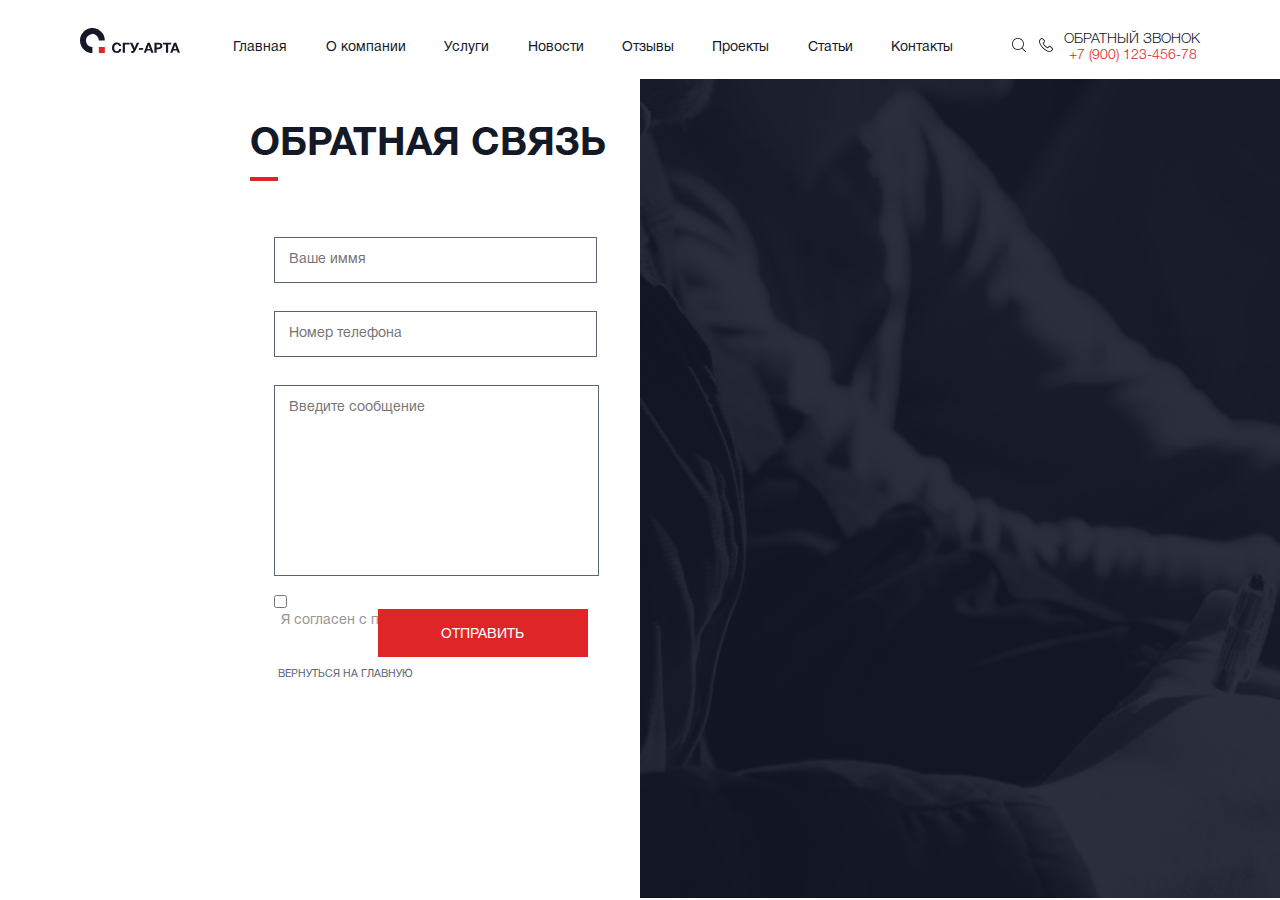
<file: call.html>
<!DOCTYPE html>
<html lang="en">
<head>
    <meta charset="UTF-8">
    <meta name="viewport" content="width=device-width, initial-scale=1.0">
    <link rel="stylesheet" href="css/normalize.css">
    <link rel="stylesheet" href="css/components.css">
    <link rel="stylesheet" href="css/default.css">
    <link rel="stylesheet" href="css/media.css">
    <title>Обратная связь | СГУ-АРТА</title>
</head>
<body>
    <svg id="symbols" xmlns="http://www.w3.org/2000/svg" width="0" height="0">
        <symbol id="magnify">
            <path d="M14.8694 14.235L11.2242 10.5898C12.202 9.46563 12.794 7.99889 12.794 6.39579C12.794 2.86696 9.92373 0 6.39823 0C2.8694 0 0.00244141 2.87029 0.00244141 6.39579C0.00244141 9.92129 2.87273 12.7916 6.39823 12.7916C8.00133 12.7916 9.46807 12.1996 10.5922 11.2217L14.2375 14.867C14.3239 14.9534 14.4404 15 14.5534 15C14.6665 15 14.7829 14.9568 14.8694 14.867C15.0424 14.694 15.0424 14.408 14.8694 14.235ZM0.89712 6.39579C0.89712 3.36253 3.36497 0.898004 6.3949 0.898004C9.42816 0.898004 11.8927 3.36585 11.8927 6.39579C11.8927 9.42572 9.42816 11.8969 6.3949 11.8969C3.36497 11.8969 0.89712 9.42905 0.89712 6.39579Z"/>
        </symbol>
        <symbol id="phone">
            <path d="M12.6272 8.94153C12.2998 8.60215 11.9049 8.4207 11.4864 8.4207C11.0712 8.4207 10.6729 8.59879 10.332 8.93817L9.26545 9.99664C9.17769 9.9496 9.08994 9.90591 9.00556 9.86223C8.88405 9.80175 8.76929 9.74462 8.67141 9.68414C7.67233 9.05242 6.76439 8.22917 5.89357 7.16398C5.47167 6.63306 5.18815 6.18616 4.98226 5.73253C5.25903 5.48051 5.51555 5.21841 5.76532 4.9664C5.85982 4.87231 5.95433 4.77487 6.04884 4.68078C6.75764 3.97513 6.75764 3.06116 6.04884 2.35551L5.12739 1.43817C5.02276 1.33401 4.91475 1.22648 4.81349 1.11895C4.61098 0.910618 4.39834 0.695565 4.17895 0.493952C3.85155 0.171371 3.46002 0 3.04824 0C2.63646 0 2.23818 0.171371 1.90065 0.493952C1.89728 0.497312 1.89728 0.497312 1.8939 0.500672L0.746318 1.65323C0.314286 2.08333 0.0678927 2.60753 0.0138887 3.21573C-0.0671173 4.19691 0.223154 5.11089 0.445921 5.70901C0.992711 7.17742 1.80952 8.53831 3.02799 9.99664C4.50635 11.754 6.2851 13.1418 8.317 14.1196C9.09331 14.4859 10.1295 14.9194 11.2872 14.9933C11.3581 14.9966 11.4324 15 11.4999 15C12.2795 15 12.9343 14.7211 13.4474 14.1667C13.4508 14.1599 13.4575 14.1566 13.4609 14.1499C13.6364 13.9382 13.8389 13.7466 14.0516 13.5417C14.1967 13.4039 14.3452 13.2594 14.4903 13.1082C14.8245 12.7621 15 12.3589 15 11.9456C15 11.5289 14.8211 11.129 14.4802 10.793L12.6272 8.94153ZM13.8355 12.4798C13.8322 12.4798 13.8322 12.4832 13.8355 12.4798C13.7039 12.621 13.5689 12.7487 13.4238 12.8898C13.2044 13.0981 12.9816 13.3165 12.7723 13.5618C12.4314 13.9247 12.0298 14.0961 11.5032 14.0961C11.4526 14.0961 11.3986 14.0961 11.348 14.0927C10.3455 14.0289 9.41396 13.6391 8.71528 13.3065C6.80489 12.3858 5.12739 11.0786 3.73341 9.42204C2.58245 8.04099 1.8129 6.76411 1.30323 5.39315C0.989336 4.55645 0.874577 3.90457 0.925206 3.28965C0.958959 2.89651 1.11084 2.57056 1.39099 2.29167L2.54195 1.14583C2.70734 0.991263 2.88285 0.907258 3.05499 0.907258C3.26763 0.907258 3.43977 1.03495 3.54778 1.14247C3.55115 1.14583 3.55453 1.14919 3.5579 1.15255C3.76379 1.34409 3.95956 1.54234 4.16545 1.75403C4.27008 1.86156 4.37809 1.96909 4.48609 2.07997L5.40754 2.99731C5.76532 3.35349 5.76532 3.6828 5.40754 4.03898C5.30966 4.13643 5.21515 4.23387 5.11727 4.32796C4.83375 4.61694 4.56373 4.88575 4.27008 5.14785C4.26333 5.15457 4.25658 5.15793 4.2532 5.16465C3.96293 5.45363 4.01694 5.73589 4.07769 5.92742C4.08107 5.9375 4.08444 5.94758 4.08782 5.95766C4.32746 6.53562 4.66498 7.07997 5.17802 7.7285L5.1814 7.73186C6.11297 8.87433 7.09516 9.76478 8.17862 10.4469C8.317 10.5343 8.45876 10.6048 8.59377 10.672C8.71528 10.7325 8.83004 10.7897 8.92792 10.8501C8.94142 10.8569 8.95493 10.8669 8.96843 10.8737C9.08319 10.9308 9.19119 10.9577 9.30258 10.9577C9.58272 10.9577 9.75824 10.7829 9.81562 10.7258L10.9699 9.57661C11.0847 9.46237 11.267 9.3246 11.4796 9.3246C11.6889 9.3246 11.861 9.45565 11.9656 9.56989C11.969 9.57325 11.969 9.57325 11.9724 9.57661L13.8322 11.4281C14.1798 11.7708 14.1798 12.1237 13.8355 12.4798Z"/>
        </symbol>
    </svg>
    <header class="header">
        <a href="index.html">
            <img src="img/dark-logo.svg" alt="СГУ-АРТА" class="header__logo">
        </a>
        <nav class="header__navigation">
            <a href="index.html" class="link">Главная</a>
            <a href="about.html" class="link">О компании</a>
            <a href="service.html" class="link">Услуги</a>
            <a href="news.html" class="link">Новости</a>
            <a href="rates.html" class="link">Отзывы</a>
            <a href="projects.html" class="link">Проекты</a>
            <a href="page.html" class="link">Статьи</a>
            <a href="contacts.html" class="link">Контакты</a>
        </nav>
        <div class="header__call-form">
            <button>
                <svg viewBox="0 0 15 15" width="15" height="15">
                    <use xlink:href="#magnify" fill="#131926"/>
                </svg>
            </button>
            <a href="call.html">
                <span class="phone">
                    <svg viewBox="0 0 15 15" width="15" height="15">
                        <use xlink:href="#phone" fill="#131926"/>
                    </svg>
                </span>
                <span class="header__make-call">
                    Обратный звонок <br>
                    <span class="header__number">+7 (900) 123-456-78</span>
                </span>
            </a>
        </div>
        <div class="mobile hamburger">
            <span class="hamburger__first-line"></span>
            <span class="hamburger__second-line"></span>
            <span class="hamburger__third-line"></span>
        </div>
    </header>

    <main class="call-form">
        <div class="call-form__section">
            <h2 class="medium-title with-border">Обратная связь</h2>
            <form method="POST" class="call-form__form call-form-big">
                <input type="text" class="name" placeholder="Ваше иммя">
                <input type="text" class="phone-number" placeholder="Номер телефона">
                <textarea cols="30" rows="10" class="message" placeholder="Введите сообщение"></textarea>
                <div>
                    <input type="checkbox" name="" id="call-form-big__agree-politic">
                    <label for="call-form-big__agree-politic">
                        Я согласен с политикой 
                        конфиденциальности
                    </label>
                    <button class="btn-colored btn-medium btn-request">Отправить</button>
                </div>
                <a href="index.html" class="return-home link">Вернуться на главную</a>
            </form>
        </div>
        <div class="img">
            <img src="img/background-big-3.png" class="rotated" alt="">
        </div>
    </main>
    <script src="js/script.js"></script>
</body>
</html>
</file>
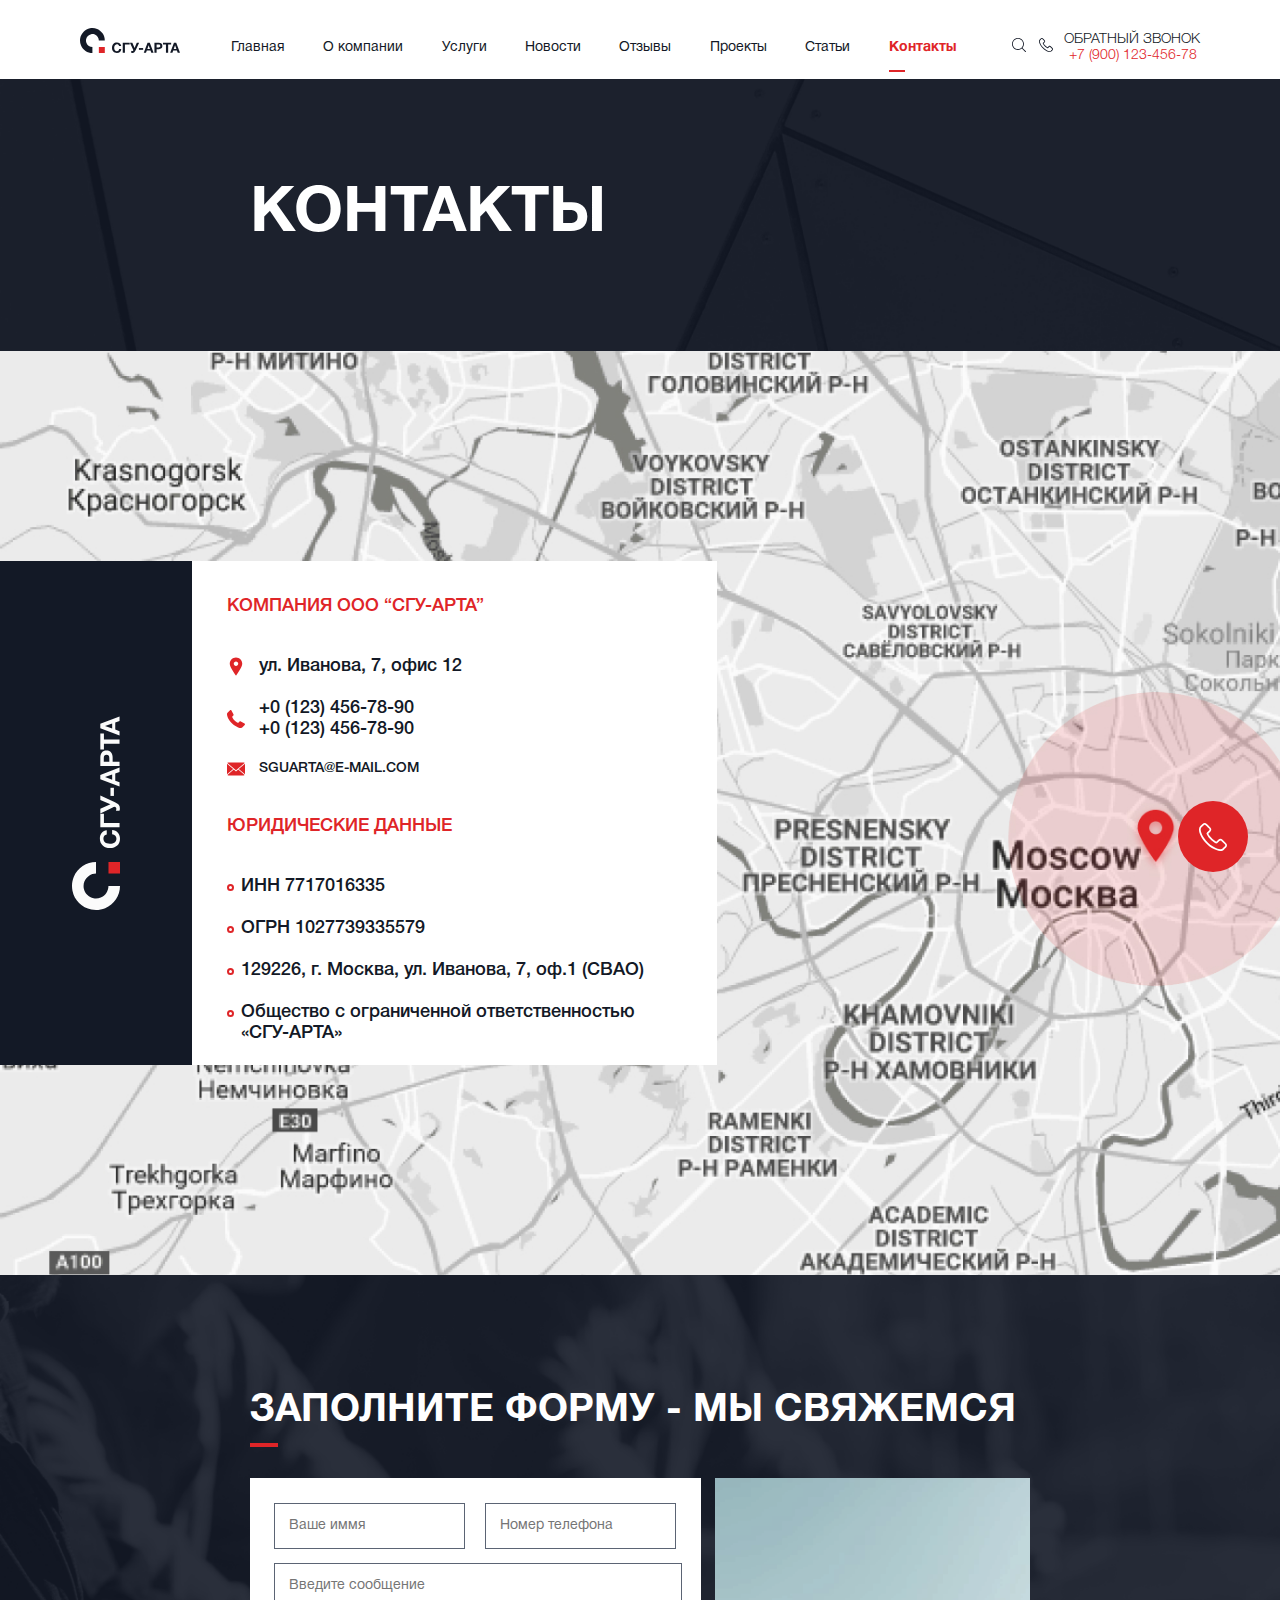
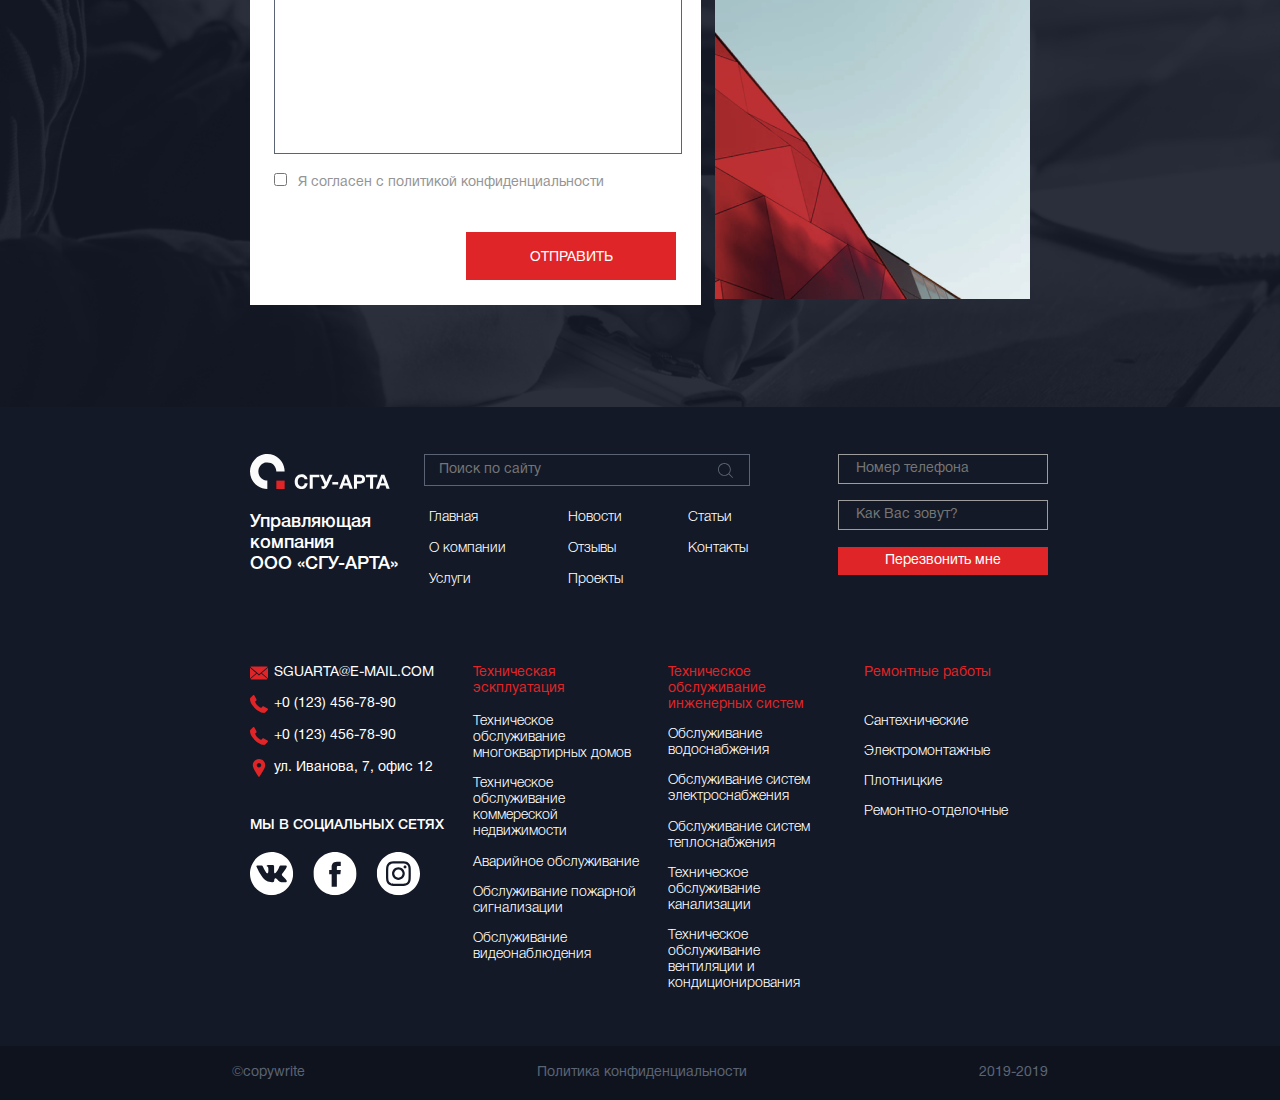
<file: contacts.html>
<!DOCTYPE html>
<html lang="en">
<head>
    <meta charset="UTF-8">
    <meta name="viewport" content="width=device-width, initial-scale=1.0">
    <link rel="stylesheet" href="css/normalize.css">
    <link rel="stylesheet" href="css/components.css">
    <link rel="stylesheet" href="css/default.css">
    <link rel="stylesheet" href="css/media.css">
    <title>Контакты | СГУ-АРТА</title>
</head>
<body>
    <svg id="symbols" xmlns="http://www.w3.org/2000/svg" width="0" height="0">
        <symbol id="magnify">
            <path d="M14.8694 14.235L11.2242 10.5898C12.202 9.46563 12.794 7.99889 12.794 6.39579C12.794 2.86696 9.92373 0 6.39823 0C2.8694 0 0.00244141 2.87029 0.00244141 6.39579C0.00244141 9.92129 2.87273 12.7916 6.39823 12.7916C8.00133 12.7916 9.46807 12.1996 10.5922 11.2217L14.2375 14.867C14.3239 14.9534 14.4404 15 14.5534 15C14.6665 15 14.7829 14.9568 14.8694 14.867C15.0424 14.694 15.0424 14.408 14.8694 14.235ZM0.89712 6.39579C0.89712 3.36253 3.36497 0.898004 6.3949 0.898004C9.42816 0.898004 11.8927 3.36585 11.8927 6.39579C11.8927 9.42572 9.42816 11.8969 6.3949 11.8969C3.36497 11.8969 0.89712 9.42905 0.89712 6.39579Z"/>
        </symbol>
        <symbol id="phone">
            <path d="M12.6272 8.94153C12.2998 8.60215 11.9049 8.4207 11.4864 8.4207C11.0712 8.4207 10.6729 8.59879 10.332 8.93817L9.26545 9.99664C9.17769 9.9496 9.08994 9.90591 9.00556 9.86223C8.88405 9.80175 8.76929 9.74462 8.67141 9.68414C7.67233 9.05242 6.76439 8.22917 5.89357 7.16398C5.47167 6.63306 5.18815 6.18616 4.98226 5.73253C5.25903 5.48051 5.51555 5.21841 5.76532 4.9664C5.85982 4.87231 5.95433 4.77487 6.04884 4.68078C6.75764 3.97513 6.75764 3.06116 6.04884 2.35551L5.12739 1.43817C5.02276 1.33401 4.91475 1.22648 4.81349 1.11895C4.61098 0.910618 4.39834 0.695565 4.17895 0.493952C3.85155 0.171371 3.46002 0 3.04824 0C2.63646 0 2.23818 0.171371 1.90065 0.493952C1.89728 0.497312 1.89728 0.497312 1.8939 0.500672L0.746318 1.65323C0.314286 2.08333 0.0678927 2.60753 0.0138887 3.21573C-0.0671173 4.19691 0.223154 5.11089 0.445921 5.70901C0.992711 7.17742 1.80952 8.53831 3.02799 9.99664C4.50635 11.754 6.2851 13.1418 8.317 14.1196C9.09331 14.4859 10.1295 14.9194 11.2872 14.9933C11.3581 14.9966 11.4324 15 11.4999 15C12.2795 15 12.9343 14.7211 13.4474 14.1667C13.4508 14.1599 13.4575 14.1566 13.4609 14.1499C13.6364 13.9382 13.8389 13.7466 14.0516 13.5417C14.1967 13.4039 14.3452 13.2594 14.4903 13.1082C14.8245 12.7621 15 12.3589 15 11.9456C15 11.5289 14.8211 11.129 14.4802 10.793L12.6272 8.94153ZM13.8355 12.4798C13.8322 12.4798 13.8322 12.4832 13.8355 12.4798C13.7039 12.621 13.5689 12.7487 13.4238 12.8898C13.2044 13.0981 12.9816 13.3165 12.7723 13.5618C12.4314 13.9247 12.0298 14.0961 11.5032 14.0961C11.4526 14.0961 11.3986 14.0961 11.348 14.0927C10.3455 14.0289 9.41396 13.6391 8.71528 13.3065C6.80489 12.3858 5.12739 11.0786 3.73341 9.42204C2.58245 8.04099 1.8129 6.76411 1.30323 5.39315C0.989336 4.55645 0.874577 3.90457 0.925206 3.28965C0.958959 2.89651 1.11084 2.57056 1.39099 2.29167L2.54195 1.14583C2.70734 0.991263 2.88285 0.907258 3.05499 0.907258C3.26763 0.907258 3.43977 1.03495 3.54778 1.14247C3.55115 1.14583 3.55453 1.14919 3.5579 1.15255C3.76379 1.34409 3.95956 1.54234 4.16545 1.75403C4.27008 1.86156 4.37809 1.96909 4.48609 2.07997L5.40754 2.99731C5.76532 3.35349 5.76532 3.6828 5.40754 4.03898C5.30966 4.13643 5.21515 4.23387 5.11727 4.32796C4.83375 4.61694 4.56373 4.88575 4.27008 5.14785C4.26333 5.15457 4.25658 5.15793 4.2532 5.16465C3.96293 5.45363 4.01694 5.73589 4.07769 5.92742C4.08107 5.9375 4.08444 5.94758 4.08782 5.95766C4.32746 6.53562 4.66498 7.07997 5.17802 7.7285L5.1814 7.73186C6.11297 8.87433 7.09516 9.76478 8.17862 10.4469C8.317 10.5343 8.45876 10.6048 8.59377 10.672C8.71528 10.7325 8.83004 10.7897 8.92792 10.8501C8.94142 10.8569 8.95493 10.8669 8.96843 10.8737C9.08319 10.9308 9.19119 10.9577 9.30258 10.9577C9.58272 10.9577 9.75824 10.7829 9.81562 10.7258L10.9699 9.57661C11.0847 9.46237 11.267 9.3246 11.4796 9.3246C11.6889 9.3246 11.861 9.45565 11.9656 9.56989C11.969 9.57325 11.969 9.57325 11.9724 9.57661L13.8322 11.4281C14.1798 11.7708 14.1798 12.1237 13.8355 12.4798Z"/>
        </symbol>
    </svg>
    <header class="header">
        <a href="index.html">
            <img src="img/dark-logo.svg" alt="СГУ-АРТА" class="header__logo">
        </a>
        <nav class="header__navigation">
            <a href="index.html" class="link">Главная</a>
            <a href="about.html" class="link">О компании</a>
            <a href="service.html" class="link">Услуги</a>
            <a href="news.html" class="link">Новости</a>
            <a href="rates.html" class="link">Отзывы</a>
            <a href="projects.html" class="link">Проекты</a>
            <a href="page.html" class="link">Статьи</a>
            <a href="contacts.html" class="link header__active-link">Контакты</a>
        </nav>
        <div class="header__call-form">
            <button>
                <svg viewBox="0 0 15 15" width="15" height="15">
                    <use xlink:href="#magnify" fill="#131926"/>
                </svg>
            </button>
            <a href="call.html">
                <span class="phone">
                    <svg viewBox="0 0 15 15" width="15" height="15">
                        <use xlink:href="#phone" fill="#131926"/>
                    </svg>
                </span>
                <span class="header__make-call">
                    Обратный звонок <br>
                    <span class="header__number">+7 (900) 123-456-78</span>
                </span>
            </a>
        </div>
        <div class="mobile hamburger">
            <span class="hamburger__first-line"></span>
            <span class="hamburger__second-line"></span>
            <span class="hamburger__third-line"></span>
        </div>
    </header>
    <section class="page-title container">
        <h1 class="big-title">Контакты</h1>
    </section>

    <div class="contacts standart-section">
        <div class="contacts__grid">
            <div class="img">
                <img src="img/light-logo.svg" alt="СГУ-АРТА">
            </div>
            <div class="content with-styled-list">
                <h3 class="small-title">КОМПАНИЯ ООО “СГУ-АРТА”</h3>
                <ul class="contacts__list medium-text">
                    <li>
                        <img src="img/geolocation-red.svg" alt="">
                        ул. Иванова, 7, офис 12
                    </li>
                    <li>
                        <img src="img/phone-red.svg" alt="">
                        <div class="numbers">
                        +0 (123) 456-78-90 <br>
                        +0 (123) 456-78-90
                    </div>
                    </li>
                    <li class="link">
                        <img src="img/envelope-red.svg" alt="">
                        <a href="mailto:SGUARTA@E-MAIL.COM" >SGUARTA@E-MAIL.COM</a>
                    </li>
                </ul>
                <h3 class="small-title">ЮРИДИЧЕСКИЕ ДАННЫЕ</h3>
                <ul class="styled-list medium-text">
                    <li>ИНН 7717016335</li>
                    <li>ОГРН 1027739335579</li>
                    <li>129226, г. Москва, ул. Иванова, 7, оф.1 (СВАО)</li>
                    <li>Общество с ограниченной ответственностью «СГУ-АРТА»</li>
                </ul>
            </div>
        </div>
        <div class="img mobile">
            <img src="img/map.jpg" alt="">
        </div>
    </div>

    <section class="section-call-form container standart-section">
        <h2 class="medium-title with-border">заполните форму - мы свяжемся</h2>
        <div class="content">
            <form method="POST" class="call-form-big">
                <div class="number-and-name">
                    <input type="text" class="name" placeholder="Ваше иммя">
                    <input type="text" class="phone-number" placeholder="Номер телефона">
                </div>
                <textarea cols="30" rows="10" class="message" placeholder="Введите сообщение"></textarea>
                <div>
                    <input type="checkbox" name="" id="call-form-big__agree-politic">
                    <label for="call-form-big__agree-politic">
                        Я согласен с политикой 
                        конфиденциальности
                    </label>
                    <button class="btn-colored btn-medium btn-request">Отправить</button>
                </div>
            </form>
            <div class="section-call-form__image">
                <img src="img/background-medium-2.png" alt="">
            </div>
        </div>
    </section>
    <a href="call.html" class="btn-colored btn-call">
        <svg viewBox="0 0 15 15">
            <use xlink:href="#phone" fill="#fff"/>
        </svg>
    </a>
    
    <footer class="footer">
        <div class="container">
            <div class="footer__site-info">
                <div class="footer__logo">
                    <img src="img/light-logo.svg" alt="СГУ-АРТА">
                    <h3 class="medium-text">
                        Управляющая компания <br>
                        ООО «СГУ-АРТА»
                    </h3>
                </div>

                <div class="footer__about-site">
                    <input type="text" class="footer__search" placeholder="Поиск по сайту">
                    <button class="footer__magnify_search">
                        <svg viewBox="0 0 15 15" width="15" fill="#5B6474" height="15">
                            <use xlink:href="#magnify" />
                        </svg>
                    </button>
                    <nav class="footer__navigation">
                        <a class="link" href="index.html">Главная</a>
                        <a class="link" href="about.html">О компании</a>
                        <a class="link" href="service.html">Услуги</a>
                        <a class="link" href="news.html">Новости</a>
                        <a class="link" href="rates.html">Отзывы</a>
                        <a class="link" href="projects.html">Проекты</a>
                        <a class="link" href="page.html">Статьи</a>
                        <a class="link" href="contacts.html">Контакты</a>
                    </nav>
                </div>

                <form method="POST" class="footer__call-form">
                    <input type="text" placeholder="Номер телефона">
                    <input type="text" placeholder="Как Вас зовут?">
                    <button class="footer__make-call btn-colored">Перезвонить мне</button>
                </form>
            </div>


            <div class="footer__company-info">
                <div class="footer__media">
                    <ul class="footer__contacts">
                        <li class="link">
                            <img src="img/envelope-red.svg" alt="">
                            <a href="mailto:SGUARTA@E-MAIL.COM">SGUARTA@E-MAIL.COM</a>
                        </li>
                        <li>
                            <img src="img/phone-red.svg" alt="">
                            +0 (123) 456-78-90
                        </li>
                        <li>
                            <img src="img/phone-red.svg" alt="">
                            +0 (123) 456-78-90
                        </li>
                        <li>
                            <img src="img/geolocation-red.svg" alt="">
                            ул. Иванова, 7, офис 12
                        </li>
                    </ul>
                    <h4 class="footer__social_title">мы в социальных сетях</h4>
                    <ul class="footer__social">
                        <li><a href="#"><img src="img/vk-footer.svg" alt=""></a></li>
                        <li><a href="#"><img src="img/facebook-footer.svg" alt=""></a></li>
                        <li><a href="#"><img src="img/instagram-footer.svg" alt=""></a></li>
                    </ul>
                </div>

                <div class="footer-about">
                    <p class="footer-about__title">Техническая эскплуатация</p>
                    <ul class="footer-about__list">
                        <li>Техническое обслуживание многоквартирных домов</li>
                        <li>Техническое обслуживание коммереской недвижимости</li>
                        <li>Аварийное обслуживание</li>
                        <li>Обслуживание пожарной сигнализации</li>
                        <li>Обслуживание видеонаблюдения</li>
                    </ul>
                </div>
                <div class="footer-about">
                    <p class="footer-about__title">Техническое обслуживание инженерных систем</p>
                    <ul class="footer-about__list">
                        <li>Обслуживание водоснабжения</li>
                        <li>Обслуживание систем электроснабжения</li>
                        <li>Обслуживание систем теплоснабжения</li>
                        <li>Техническое обслуживание канализации</li>
                        <li>Техническое обслуживание вентиляции и кондиционирования</li>
                    </ul>
                </div>
                <div class="footer-about">
                    <p class="footer-about__title">Ремонтные работы</p>
                    <ul class="footer-about__list">
                        <li>Сантехнические</li>
                        <li>Электромонтажные</li>
                        <li>Плотницкие</li>
                        <li>Ремонтно-отделочные</li>
                    </ul>
                </div>
            </div>
        </div>
        <div class="footer__copyright">
            <p>©copywrite</p>
            <a href="#">Политика конфиденциальности</a>
            <p>2019-2019</p>
        </div>
    </footer>
    <script src="js/script.js"></script>
</body>
</html>
</file>
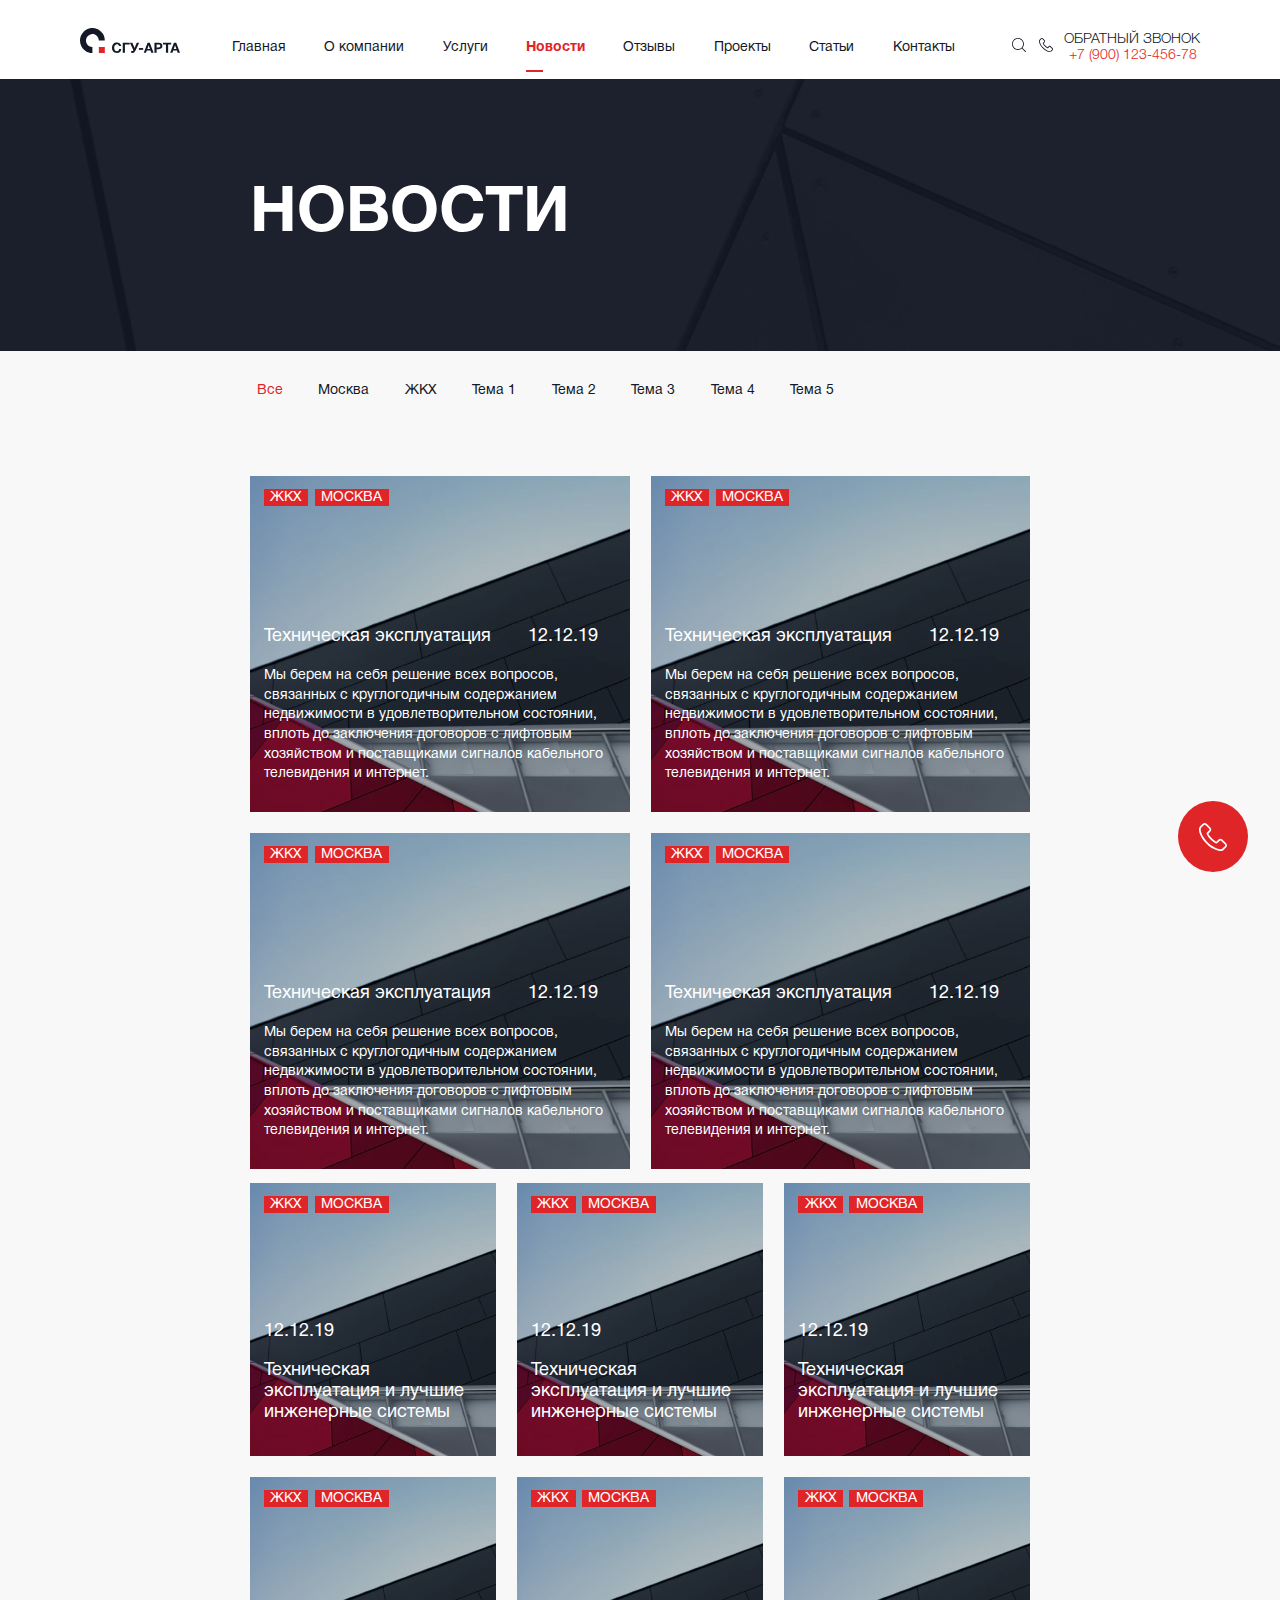
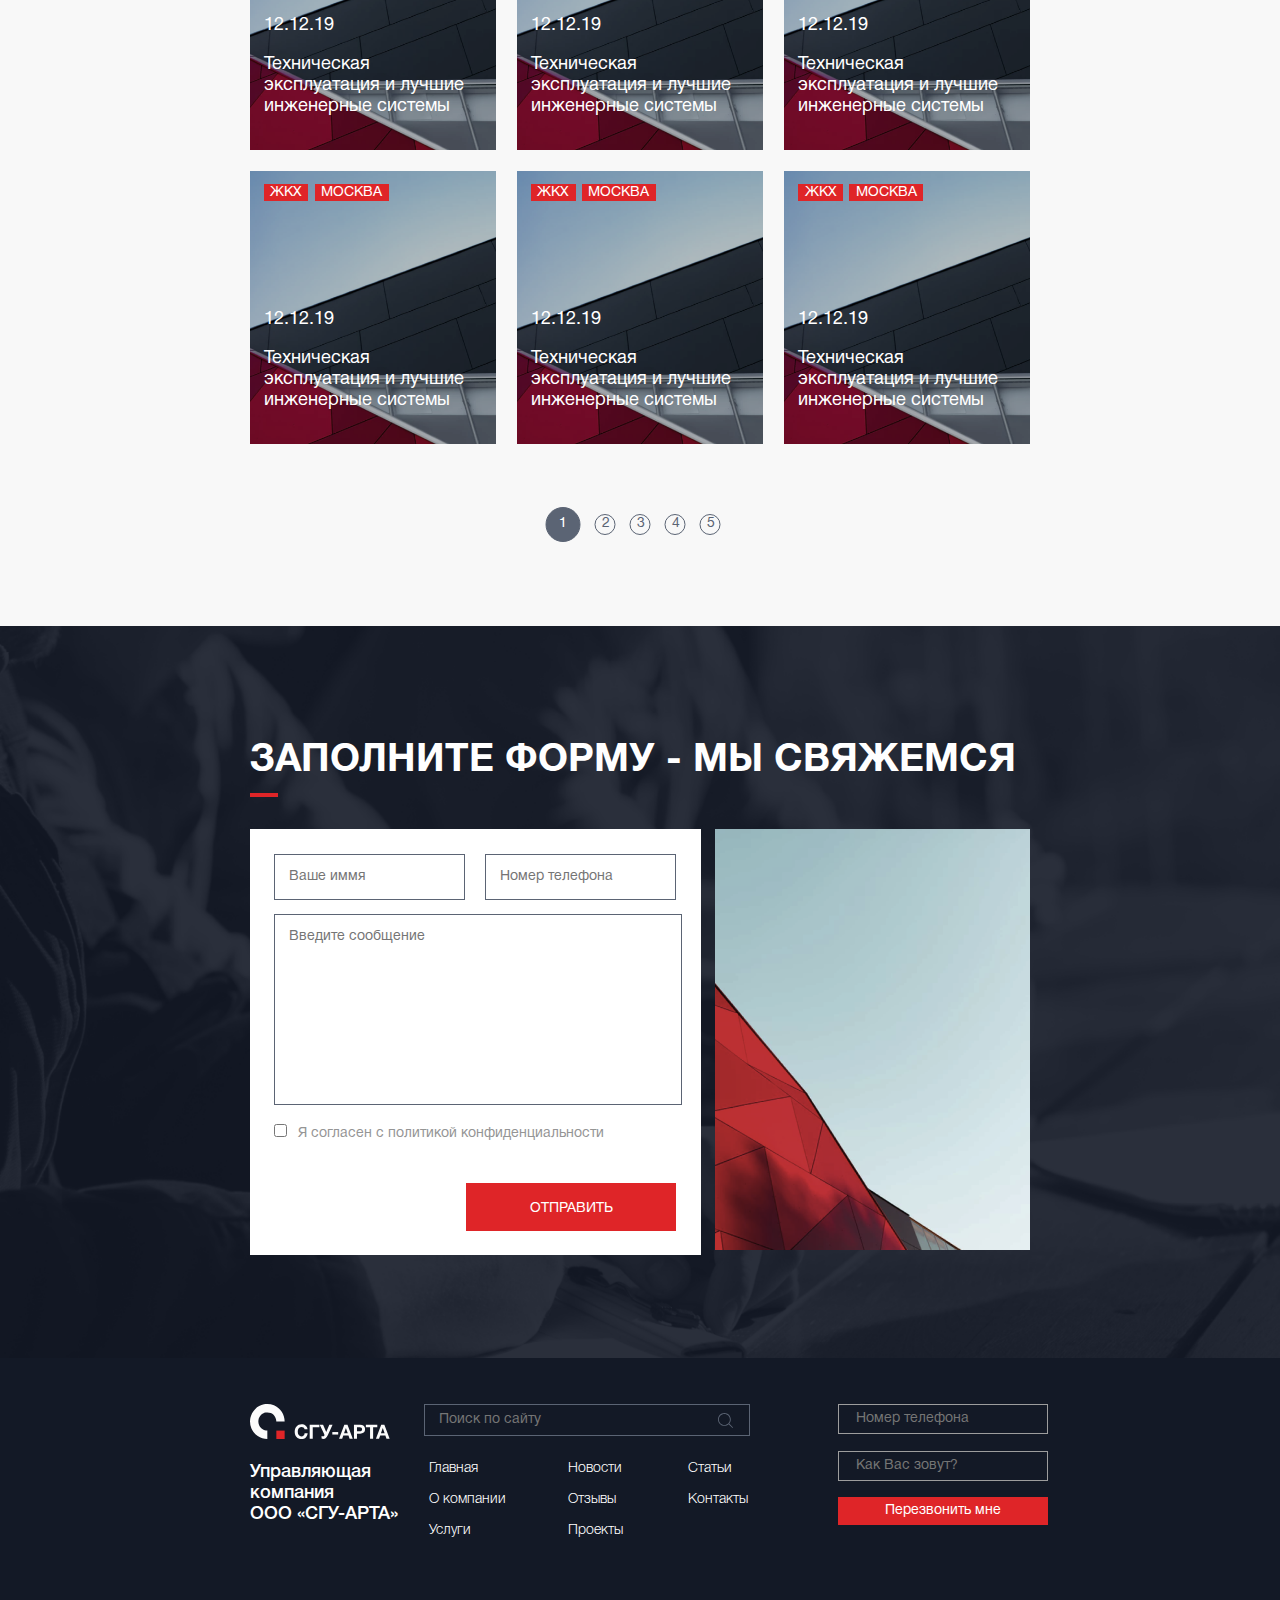
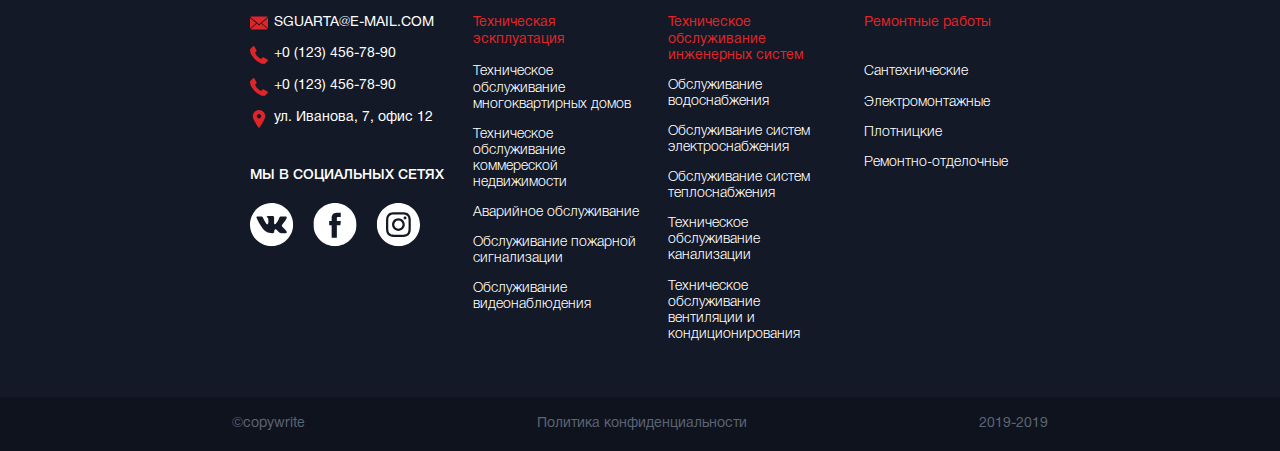
<file: news.html>
<!DOCTYPE html>
<html lang="en">
<head>
    <meta charset="UTF-8">
    <meta name="viewport" content="width=device-width, initial-scale=1.0">
    <link rel="stylesheet" href="css/normalize.css">
    <link rel="stylesheet" href="css/components.css">
    <link rel="stylesheet" href="css/default.css">
    <link rel="stylesheet" href="css/media.css">
    <title>Новости | СГУ-АРТА</title>
</head>
<body>
    <svg id="symbols" xmlns="http://www.w3.org/2000/svg" width="0" height="0">
        <symbol id="magnify">
            <path d="M14.8694 14.235L11.2242 10.5898C12.202 9.46563 12.794 7.99889 12.794 6.39579C12.794 2.86696 9.92373 0 6.39823 0C2.8694 0 0.00244141 2.87029 0.00244141 6.39579C0.00244141 9.92129 2.87273 12.7916 6.39823 12.7916C8.00133 12.7916 9.46807 12.1996 10.5922 11.2217L14.2375 14.867C14.3239 14.9534 14.4404 15 14.5534 15C14.6665 15 14.7829 14.9568 14.8694 14.867C15.0424 14.694 15.0424 14.408 14.8694 14.235ZM0.89712 6.39579C0.89712 3.36253 3.36497 0.898004 6.3949 0.898004C9.42816 0.898004 11.8927 3.36585 11.8927 6.39579C11.8927 9.42572 9.42816 11.8969 6.3949 11.8969C3.36497 11.8969 0.89712 9.42905 0.89712 6.39579Z"/>
        </symbol>
        <symbol id="phone">
            <path d="M12.6272 8.94153C12.2998 8.60215 11.9049 8.4207 11.4864 8.4207C11.0712 8.4207 10.6729 8.59879 10.332 8.93817L9.26545 9.99664C9.17769 9.9496 9.08994 9.90591 9.00556 9.86223C8.88405 9.80175 8.76929 9.74462 8.67141 9.68414C7.67233 9.05242 6.76439 8.22917 5.89357 7.16398C5.47167 6.63306 5.18815 6.18616 4.98226 5.73253C5.25903 5.48051 5.51555 5.21841 5.76532 4.9664C5.85982 4.87231 5.95433 4.77487 6.04884 4.68078C6.75764 3.97513 6.75764 3.06116 6.04884 2.35551L5.12739 1.43817C5.02276 1.33401 4.91475 1.22648 4.81349 1.11895C4.61098 0.910618 4.39834 0.695565 4.17895 0.493952C3.85155 0.171371 3.46002 0 3.04824 0C2.63646 0 2.23818 0.171371 1.90065 0.493952C1.89728 0.497312 1.89728 0.497312 1.8939 0.500672L0.746318 1.65323C0.314286 2.08333 0.0678927 2.60753 0.0138887 3.21573C-0.0671173 4.19691 0.223154 5.11089 0.445921 5.70901C0.992711 7.17742 1.80952 8.53831 3.02799 9.99664C4.50635 11.754 6.2851 13.1418 8.317 14.1196C9.09331 14.4859 10.1295 14.9194 11.2872 14.9933C11.3581 14.9966 11.4324 15 11.4999 15C12.2795 15 12.9343 14.7211 13.4474 14.1667C13.4508 14.1599 13.4575 14.1566 13.4609 14.1499C13.6364 13.9382 13.8389 13.7466 14.0516 13.5417C14.1967 13.4039 14.3452 13.2594 14.4903 13.1082C14.8245 12.7621 15 12.3589 15 11.9456C15 11.5289 14.8211 11.129 14.4802 10.793L12.6272 8.94153ZM13.8355 12.4798C13.8322 12.4798 13.8322 12.4832 13.8355 12.4798C13.7039 12.621 13.5689 12.7487 13.4238 12.8898C13.2044 13.0981 12.9816 13.3165 12.7723 13.5618C12.4314 13.9247 12.0298 14.0961 11.5032 14.0961C11.4526 14.0961 11.3986 14.0961 11.348 14.0927C10.3455 14.0289 9.41396 13.6391 8.71528 13.3065C6.80489 12.3858 5.12739 11.0786 3.73341 9.42204C2.58245 8.04099 1.8129 6.76411 1.30323 5.39315C0.989336 4.55645 0.874577 3.90457 0.925206 3.28965C0.958959 2.89651 1.11084 2.57056 1.39099 2.29167L2.54195 1.14583C2.70734 0.991263 2.88285 0.907258 3.05499 0.907258C3.26763 0.907258 3.43977 1.03495 3.54778 1.14247C3.55115 1.14583 3.55453 1.14919 3.5579 1.15255C3.76379 1.34409 3.95956 1.54234 4.16545 1.75403C4.27008 1.86156 4.37809 1.96909 4.48609 2.07997L5.40754 2.99731C5.76532 3.35349 5.76532 3.6828 5.40754 4.03898C5.30966 4.13643 5.21515 4.23387 5.11727 4.32796C4.83375 4.61694 4.56373 4.88575 4.27008 5.14785C4.26333 5.15457 4.25658 5.15793 4.2532 5.16465C3.96293 5.45363 4.01694 5.73589 4.07769 5.92742C4.08107 5.9375 4.08444 5.94758 4.08782 5.95766C4.32746 6.53562 4.66498 7.07997 5.17802 7.7285L5.1814 7.73186C6.11297 8.87433 7.09516 9.76478 8.17862 10.4469C8.317 10.5343 8.45876 10.6048 8.59377 10.672C8.71528 10.7325 8.83004 10.7897 8.92792 10.8501C8.94142 10.8569 8.95493 10.8669 8.96843 10.8737C9.08319 10.9308 9.19119 10.9577 9.30258 10.9577C9.58272 10.9577 9.75824 10.7829 9.81562 10.7258L10.9699 9.57661C11.0847 9.46237 11.267 9.3246 11.4796 9.3246C11.6889 9.3246 11.861 9.45565 11.9656 9.56989C11.969 9.57325 11.969 9.57325 11.9724 9.57661L13.8322 11.4281C14.1798 11.7708 14.1798 12.1237 13.8355 12.4798Z"/>
        </symbol>
    </svg>
    <header class="header">
        <a href="index.html">
            <img src="img/dark-logo.svg" alt="СГУ-АРТА" class="header__logo">
        </a>
        <nav class="header__navigation">
            <a href="index.html" class="link">Главная</a>
            <a href="about.html" class="link">О компании</a>
            <a href="service.html" class="link">Услуги</a>
            <a href="news.html" class="link header__active-link">Новости</a>
            <a href="rates.html" class="link">Отзывы</a>
            <a href="projects.html" class="link">Проекты</a>
            <a href="page.html" class="link">Статьи</a>
            <a href="contacts.html" class="link">Контакты</a>
        </nav>
        <div class="header__call-form">
            <button>
                <svg viewBox="0 0 15 15" width="15" height="15">
                    <use xlink:href="#magnify" fill="#131926"/>
                </svg>
            </button>
            <a href="call.html">
                <span class="phone">
                    <svg viewBox="0 0 15 15" width="15" height="15">
                        <use xlink:href="#phone" fill="#131926"/>
                    </svg>
                </span>
                <span class="header__make-call">
                    Обратный звонок <br>
                    <span class="header__number">+7 (900) 123-456-78</span>
                </span>
            </a>
        </div>
        <div class="mobile hamburger">
            <span class="hamburger__first-line"></span>
            <span class="hamburger__second-line"></span>
            <span class="hamburger__third-line"></span>
        </div>
    </header>
    <section class="page-title container">
        <h1 class="big-title">Новости</h1>
    </section>

    <section class="page-navigation container">
        <nav>
            <a href="#" class="link page-navigation__active-link">Все</a>
            <a href="#" class="link">Москва</a>
            <a href="#" class="link">ЖКХ</a>
            <a href="#" class="link">Тема 1</a>
            <a href="#" class="link">Тема 2</a>
            <a href="#" class="link">Тема 3</a>
            <a href="#" class="link">Тема 4</a>
            <a href="#" class="link">Тема 5</a>
        </nav>
    </section>

    <section class="news-demonstration with-pagination container">
        <ul class="news-list-big news-list">
            <li class="news-list-big__item">
                <div class="markers">
                    <mark class="news-marker">ЖКХ</mark><mark class="news-marker">Москва</mark>
                </div>
                <div class="content">
                    <h3 class="small-thin-title">Техническая эксплуатация<span class="period">12.12.19</span></h3>
                    <p class="main-text">
                        Мы берем на себя решение всех вопросов, связанных с круглогодичным содержанием 
                        недвижимости в удовлетворительном состоянии, вплоть до заключения договоров 
                        с лифтовым хозяйством и поставщиками сигналов кабельного телевидения и интернет.
                    </p>
                </div>
                <a href="one-news.html" class="stretched-link"></a>
            </li>
            <li class="news-list-big__item">
                <div class="markers">
                    <mark class="news-marker">ЖКХ</mark><mark class="news-marker">Москва</mark>
                </div>
                <div class="content">
                    <h3 class="small-thin-title">Техническая эксплуатация<span class="period">12.12.19</span></h3>
                    <p class="main-text">
                        Мы берем на себя решение всех вопросов, связанных с круглогодичным содержанием 
                        недвижимости в удовлетворительном состоянии, вплоть до заключения договоров 
                        с лифтовым хозяйством и поставщиками сигналов кабельного телевидения и интернет.
                    </p>
                </div>
                <a href="one-news.html" class="stretched-link"></a>
            </li>
            <li class="news-list-big__item">
                <div class="markers">
                    <mark class="news-marker">ЖКХ</mark><mark class="news-marker">Москва</mark>
                </div>
                <div class="content">
                    <h3 class="small-thin-title">Техническая эксплуатация<span class="period">12.12.19</span></h3>
                    <p class="main-text">
                        Мы берем на себя решение всех вопросов, связанных с круглогодичным содержанием 
                        недвижимости в удовлетворительном состоянии, вплоть до заключения договоров 
                        с лифтовым хозяйством и поставщиками сигналов кабельного телевидения и интернет.
                    </p>
                </div>
                <a href="one-news.html" class="stretched-link"></a>
            </li>
            <li class="news-list-big__item">
                <div class="markers">
                    <mark class="news-marker">ЖКХ</mark><mark class="news-marker">Москва</mark>
                </div>
                <div class="content">
                    <h3 class="small-thin-title">Техническая эксплуатация<span class="period">12.12.19</span></h3>
                    <p class="main-text">
                        Мы берем на себя решение всех вопросов, связанных с круглогодичным содержанием 
                        недвижимости в удовлетворительном состоянии, вплоть до заключения договоров 
                        с лифтовым хозяйством и поставщиками сигналов кабельного телевидения и интернет.
                    </p>
                </div>
                <a href="one-news.html" class="stretched-link"></a>
            </li>
        </ul>
        <ul class="news-list-small news-list">
            <li class="news-list-small__item">
                <div class="markers">
                    <mark class="news-marker">ЖКХ</mark><mark class="news-marker">Москва</mark>
                </div>
                <div class="content">
                    <h3 class="small-thin-title">12.12.19</h3>
                    <h3 class="small-thin-title">
                        Техническая эксплуатация 
                        и лучшие инженерные системы
                    </h3>
                </div>
                <a href="one-news.html" class="stretched-link"></a>
            </li>
            <li class="news-list-small__item">
                <div class="markers">
                    <mark class="news-marker">ЖКХ</mark><mark class="news-marker">Москва</mark>
                </div>
                <div class="content">
                    <h3 class="small-thin-title">12.12.19</h3>
                    <h3 class="small-thin-title">
                        Техническая эксплуатация 
                        и лучшие инженерные системы
                    </h3>
                </div>
                <a href="one-news.html" class="stretched-link"></a>
            </li>
            <li class="news-list-small__item">
                <div class="markers">
                    <mark class="news-marker">ЖКХ</mark><mark class="news-marker">Москва</mark>
                </div>
                <div class="content">
                    <h3 class="small-thin-title">12.12.19</h3>
                    <h3 class="small-thin-title">
                        Техническая эксплуатация 
                        и лучшие инженерные системы
                    </h3>
                </div>
                <a href="one-news.html" class="stretched-link"></a>
            </li>
            <li class="news-list-small__item">
                <div class="markers">
                    <mark class="news-marker">ЖКХ</mark><mark class="news-marker">Москва</mark>
                </div>
                <div class="content">
                    <h3 class="small-thin-title">12.12.19</h3>
                    <h3 class="small-thin-title">
                        Техническая эксплуатация 
                        и лучшие инженерные системы
                    </h3>
                </div>
                <a href="one-news.html" class="stretched-link"></a>
            </li>
            <li class="news-list-small__item">
                <div class="markers">
                    <mark class="news-marker">ЖКХ</mark><mark class="news-marker">Москва</mark>
                </div>
                <div class="content">
                    <h3 class="small-thin-title">12.12.19</h3>
                    <h3 class="small-thin-title">
                        Техническая эксплуатация 
                        и лучшие инженерные системы
                    </h3>
                </div>
                <a href="one-news.html" class="stretched-link"></a>
            </li>
            <li class="news-list-small__item">
                <div class="markers">
                    <mark class="news-marker">ЖКХ</mark><mark class="news-marker">Москва</mark>
                </div>
                <div class="content">
                    <h3 class="small-thin-title">12.12.19</h3>
                    <h3 class="small-thin-title">
                        Техническая эксплуатация 
                        и лучшие инженерные системы
                    </h3>
                </div>
                <a href="one-news.html" class="stretched-link"></a>
            </li>
            <li class="news-list-small__item">
                <div class="markers">
                    <mark class="news-marker">ЖКХ</mark><mark class="news-marker">Москва</mark>
                </div>
                <div class="content">
                    <h3 class="small-thin-title">12.12.19</h3>
                    <h3 class="small-thin-title">
                        Техническая эксплуатация 
                        и лучшие инженерные системы
                    </h3>
                </div>
                <a href="one-news.html" class="stretched-link"></a>
            </li>
            <li class="news-list-small__item">
                <div class="markers">
                    <mark class="news-marker">ЖКХ</mark><mark class="news-marker">Москва</mark>
                </div>
                <div class="content">
                    <h3 class="small-thin-title">12.12.19</h3>
                    <h3 class="small-thin-title">
                        Техническая эксплуатация 
                        и лучшие инженерные системы
                    </h3>
                </div>
                <a href="one-news.html" class="stretched-link"></a>
            </li>
            <li class="news-list-small__item">
                <div class="markers">
                    <mark class="news-marker">ЖКХ</mark><mark class="news-marker">Москва</mark>
                </div>
                <div class="content">
                    <h3 class="small-thin-title">12.12.19</h3>
                    <h3 class="small-thin-title">
                        Техническая эксплуатация 
                        и лучшие инженерные системы
                    </h3>
                </div>
                <a href="one-news.html" class="stretched-link"></a>
            </li>
        </ul>
        <div class="pagination">
            <button class="pagination__btn active-page">1</button>
            <button class="pagination__btn">2</button>
            <button class="pagination__btn">3</button>
            <button class="pagination__btn">4</button>
            <button class="pagination__btn">5</button>
        </div>
    </section>

    <section class="section-call-form container standart-section">
        <h2 class="medium-title with-border">Заполните форму - мы свяжемся</h2>
        <div class="content">
            <form method="POST" class="call-form-big">
                <div class="number-and-name">
                    <input type="text" class="name" placeholder="Ваше иммя">
                    <input type="text" class="phone-number" placeholder="Номер телефона">
                </div>
                <textarea cols="30" rows="10" class="message" placeholder="Введите сообщение"></textarea>
                <div>
                    <input type="checkbox" name="" id="call-form-big__agree-politic">
                    <label for="call-form-big__agree-politic">
                        Я согласен с политикой 
                        конфиденциальности
                    </label>
                    <button class="btn-colored btn-medium btn-request">Отправить</button>
                </div>
            </form>
            <div class="section-call-form__image">
                <img src="img/background-medium-2.png" alt="">
            </div>
        </div>
    </section>
    
    <a href="call.html" class="btn-colored btn-call">
        <svg viewBox="0 0 15 15">
            <use xlink:href="#phone" fill="#fff"/>
        </svg>
    </a>
    
    <footer class="footer">
        <div class="container">
            <div class="footer__site-info">
                <div class="footer__logo">
                    <img src="img/light-logo.svg" alt="СГУ-АРТА">
                    <h3 class="medium-text">
                        Управляющая компания <br>
                        ООО «СГУ-АРТА»
                    </h3>
                </div>

                <div class="footer__about-site">
                    <input type="text" class="footer__search" placeholder="Поиск по сайту">
                    <button class="footer__magnify_search">
                        <svg viewBox="0 0 15 15" width="15" fill="#5B6474" height="15">
                            <use xlink:href="#magnify" />
                        </svg>
                    </button>
                    <nav class="footer__navigation">
                        <a class="link" href="index.html">Главная</a>
                        <a class="link" href="about.html">О компании</a>
                        <a class="link" href="service.html">Услуги</a>
                        <a class="link" href="news.html">Новости</a>
                        <a class="link" href="rates.html">Отзывы</a>
                        <a class="link" href="projects.html">Проекты</a>
                        <a class="link" href="page.html">Статьи</a>
                        <a class="link" href="contacts.html">Контакты</a>
                    </nav>
                </div>

                <form method="POST" class="footer__call-form">
                    <input type="text" placeholder="Номер телефона">
                    <input type="text" placeholder="Как Вас зовут?">
                    <button class="footer__make-call btn-colored">Перезвонить мне</button>
                </form>
            </div>


            <div class="footer__company-info">
                <div class="footer__media">
                    <ul class="footer__contacts">
                        <li class="link">
                            <img src="img/envelope-red.svg" alt="">
                            <a href="mailto:SGUARTA@E-MAIL.COM">SGUARTA@E-MAIL.COM</a>
                        </li>
                        <li>
                            <img src="img/phone-red.svg" alt="">
                            +0 (123) 456-78-90
                        </li>
                        <li>
                            <img src="img/phone-red.svg" alt="">
                            +0 (123) 456-78-90
                        </li>
                        <li>
                            <img src="img/geolocation-red.svg" alt="">
                            ул. Иванова, 7, офис 12
                        </li>
                    </ul>
                    <h4 class="footer__social_title">мы в социальных сетях</h4>
                    <ul class="footer__social">
                        <li><a href="#"><img src="img/vk-footer.svg" alt=""></a></li>
                        <li><a href="#"><img src="img/facebook-footer.svg" alt=""></a></li>
                        <li><a href="#"><img src="img/instagram-footer.svg" alt=""></a></li>
                    </ul>
                </div>

                <div class="footer-about">
                    <p class="footer-about__title">Техническая эскплуатация</p>
                    <ul class="footer-about__list">
                        <li>Техническое обслуживание многоквартирных домов</li>
                        <li>Техническое обслуживание коммереской недвижимости</li>
                        <li>Аварийное обслуживание</li>
                        <li>Обслуживание пожарной сигнализации</li>
                        <li>Обслуживание видеонаблюдения</li>
                    </ul>
                </div>
                <div class="footer-about">
                    <p class="footer-about__title">Техническое обслуживание инженерных систем</p>
                    <ul class="footer-about__list">
                        <li>Обслуживание водоснабжения</li>
                        <li>Обслуживание систем электроснабжения</li>
                        <li>Обслуживание систем теплоснабжения</li>
                        <li>Техническое обслуживание канализации</li>
                        <li>Техническое обслуживание вентиляции и кондиционирования</li>
                    </ul>
                </div>
                <div class="footer-about">
                    <p class="footer-about__title">Ремонтные работы</p>
                    <ul class="footer-about__list">
                        <li>Сантехнические</li>
                        <li>Электромонтажные</li>
                        <li>Плотницкие</li>
                        <li>Ремонтно-отделочные</li>
                    </ul>
                </div>
            </div>
        </div>
        <div class="footer__copyright">
            <p>©copywrite</p>
            <a href="#">Политика конфиденциальности</a>
            <p>2019-2019</p>
        </div>
    </footer>
    <script src="js/script.js"></script>
</body>
</html>
</file>
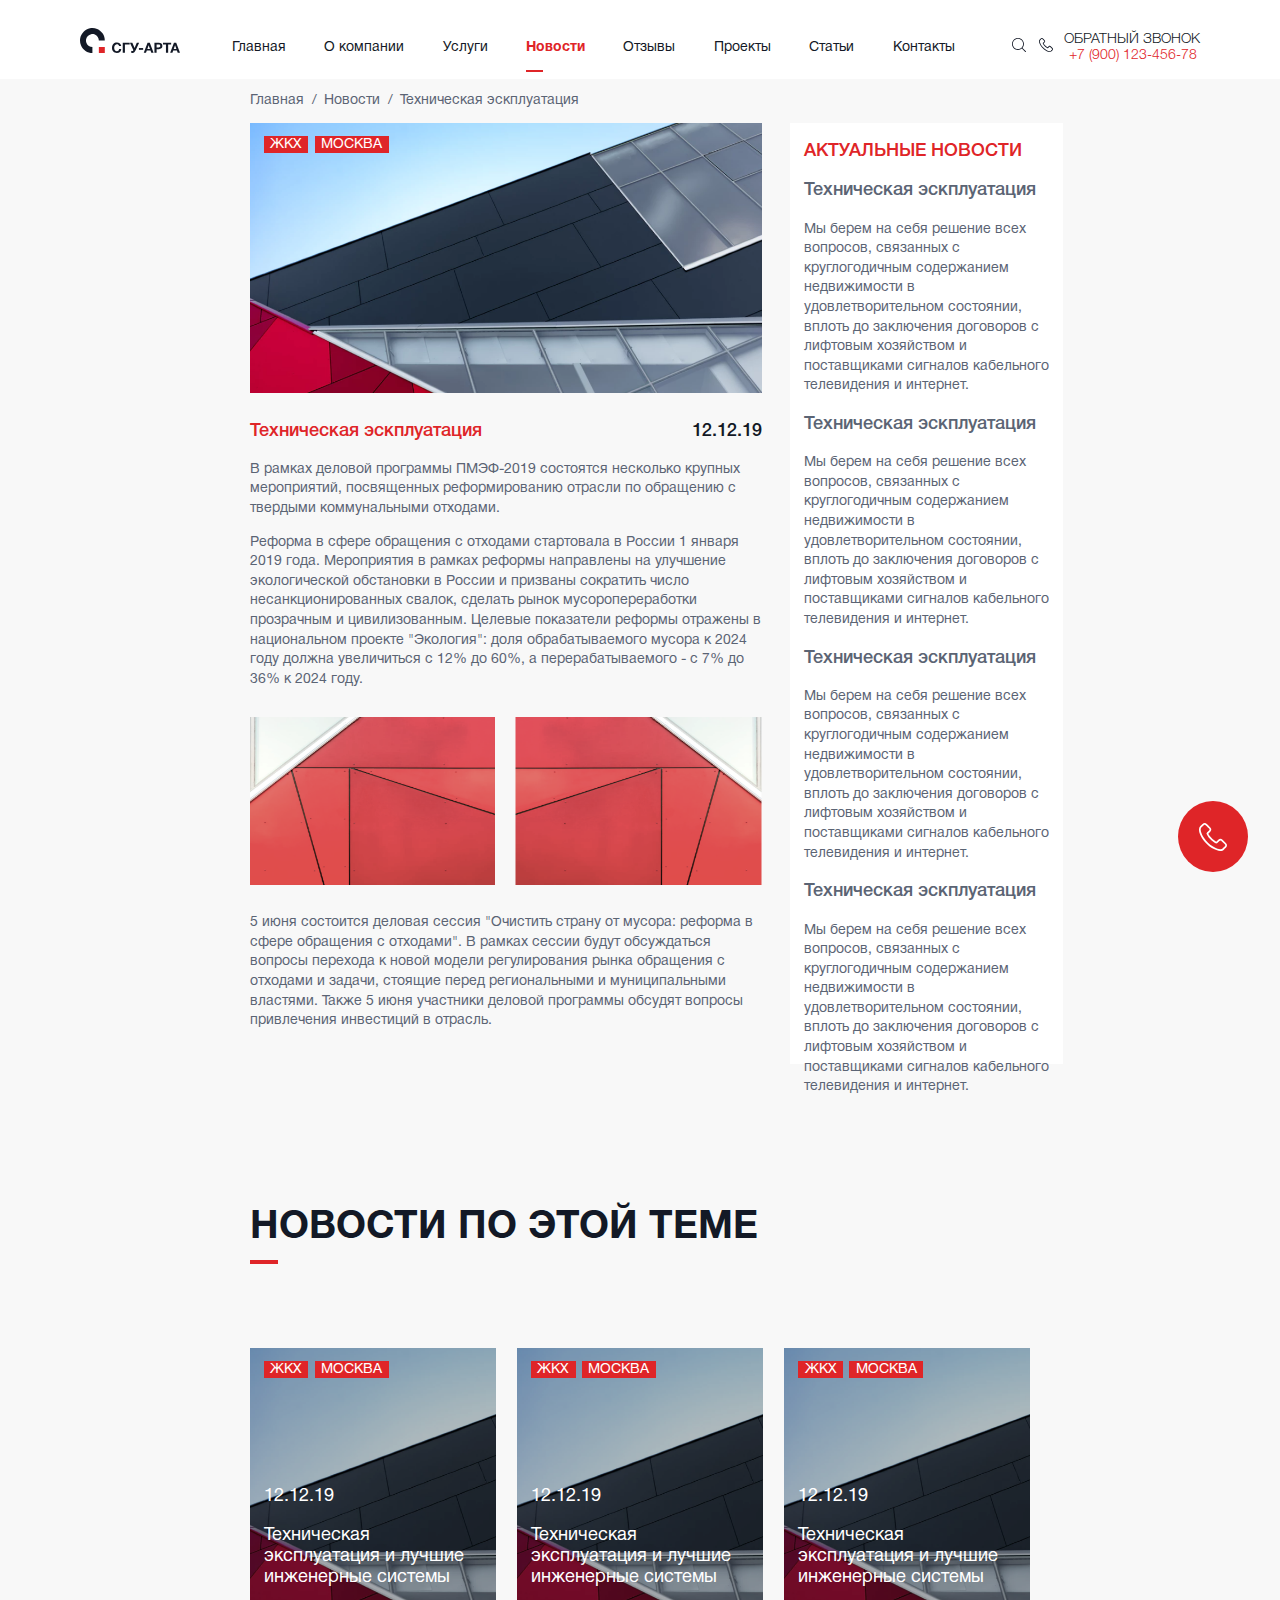
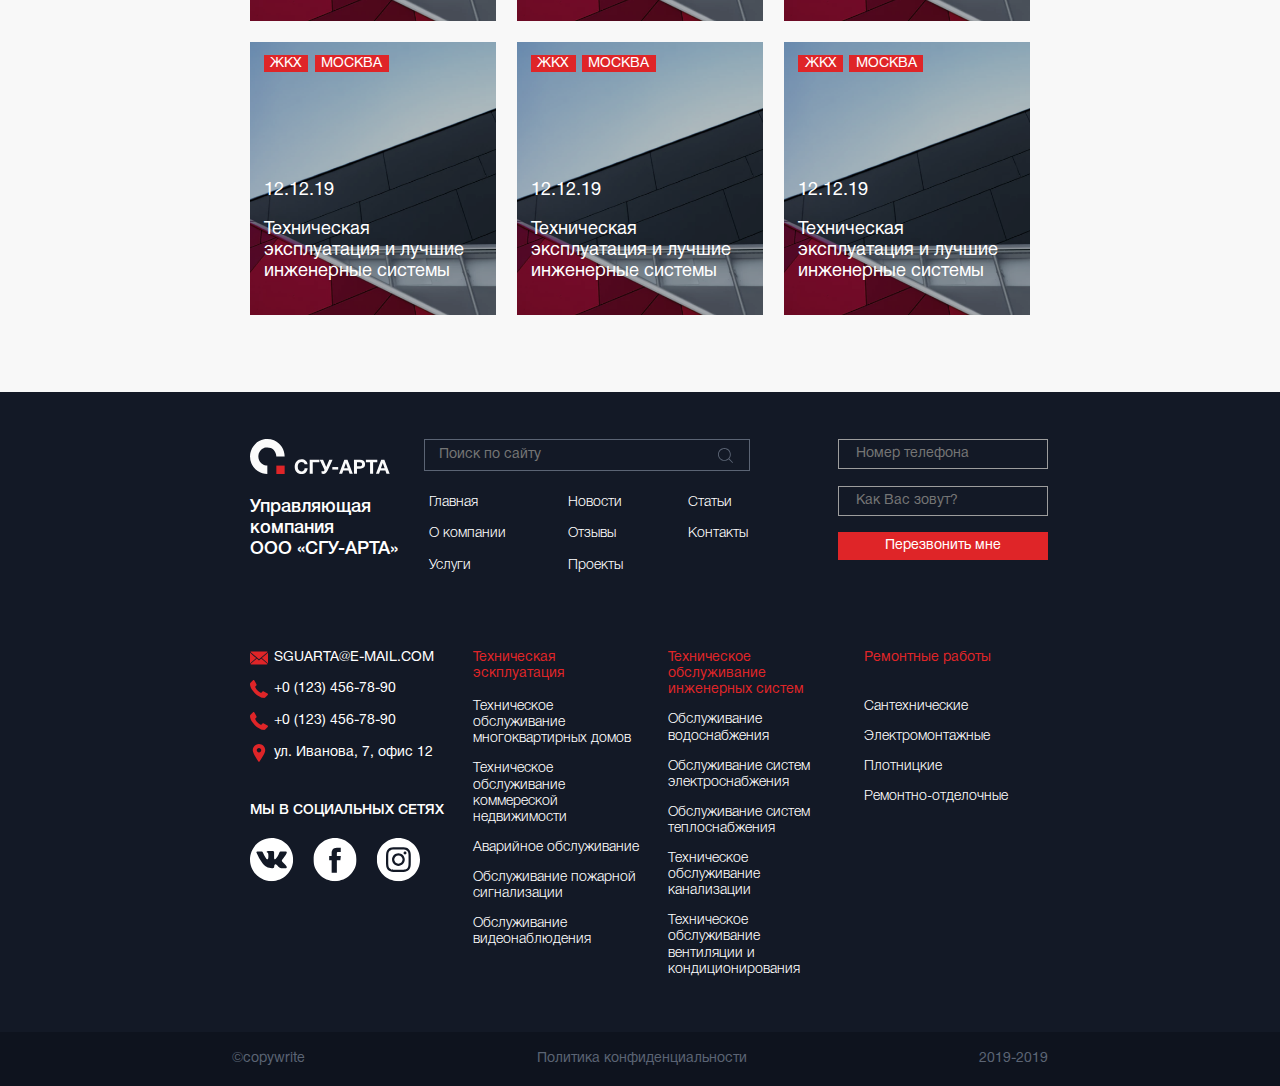
<file: one-news.html>
<!DOCTYPE html>
<html lang="en">
<head>
    <meta charset="UTF-8">
    <meta name="viewport" content="width=device-width, initial-scale=1.0">
    <link rel="stylesheet" href="css/normalize.css">
    <link rel="stylesheet" href="css/components.css">
    <link rel="stylesheet" href="css/default.css">
    <link rel="stylesheet" href="css/media.css">
    <title>Техническая эскплуатация | СГУ-АРТА</title>
</head>
<body>
    <svg id="symbols" xmlns="http://www.w3.org/2000/svg" width="0" height="0">
        <symbol id="magnify">
            <path d="M14.8694 14.235L11.2242 10.5898C12.202 9.46563 12.794 7.99889 12.794 6.39579C12.794 2.86696 9.92373 0 6.39823 0C2.8694 0 0.00244141 2.87029 0.00244141 6.39579C0.00244141 9.92129 2.87273 12.7916 6.39823 12.7916C8.00133 12.7916 9.46807 12.1996 10.5922 11.2217L14.2375 14.867C14.3239 14.9534 14.4404 15 14.5534 15C14.6665 15 14.7829 14.9568 14.8694 14.867C15.0424 14.694 15.0424 14.408 14.8694 14.235ZM0.89712 6.39579C0.89712 3.36253 3.36497 0.898004 6.3949 0.898004C9.42816 0.898004 11.8927 3.36585 11.8927 6.39579C11.8927 9.42572 9.42816 11.8969 6.3949 11.8969C3.36497 11.8969 0.89712 9.42905 0.89712 6.39579Z"/>
        </symbol>
        <symbol id="phone">
            <path d="M12.6272 8.94153C12.2998 8.60215 11.9049 8.4207 11.4864 8.4207C11.0712 8.4207 10.6729 8.59879 10.332 8.93817L9.26545 9.99664C9.17769 9.9496 9.08994 9.90591 9.00556 9.86223C8.88405 9.80175 8.76929 9.74462 8.67141 9.68414C7.67233 9.05242 6.76439 8.22917 5.89357 7.16398C5.47167 6.63306 5.18815 6.18616 4.98226 5.73253C5.25903 5.48051 5.51555 5.21841 5.76532 4.9664C5.85982 4.87231 5.95433 4.77487 6.04884 4.68078C6.75764 3.97513 6.75764 3.06116 6.04884 2.35551L5.12739 1.43817C5.02276 1.33401 4.91475 1.22648 4.81349 1.11895C4.61098 0.910618 4.39834 0.695565 4.17895 0.493952C3.85155 0.171371 3.46002 0 3.04824 0C2.63646 0 2.23818 0.171371 1.90065 0.493952C1.89728 0.497312 1.89728 0.497312 1.8939 0.500672L0.746318 1.65323C0.314286 2.08333 0.0678927 2.60753 0.0138887 3.21573C-0.0671173 4.19691 0.223154 5.11089 0.445921 5.70901C0.992711 7.17742 1.80952 8.53831 3.02799 9.99664C4.50635 11.754 6.2851 13.1418 8.317 14.1196C9.09331 14.4859 10.1295 14.9194 11.2872 14.9933C11.3581 14.9966 11.4324 15 11.4999 15C12.2795 15 12.9343 14.7211 13.4474 14.1667C13.4508 14.1599 13.4575 14.1566 13.4609 14.1499C13.6364 13.9382 13.8389 13.7466 14.0516 13.5417C14.1967 13.4039 14.3452 13.2594 14.4903 13.1082C14.8245 12.7621 15 12.3589 15 11.9456C15 11.5289 14.8211 11.129 14.4802 10.793L12.6272 8.94153ZM13.8355 12.4798C13.8322 12.4798 13.8322 12.4832 13.8355 12.4798C13.7039 12.621 13.5689 12.7487 13.4238 12.8898C13.2044 13.0981 12.9816 13.3165 12.7723 13.5618C12.4314 13.9247 12.0298 14.0961 11.5032 14.0961C11.4526 14.0961 11.3986 14.0961 11.348 14.0927C10.3455 14.0289 9.41396 13.6391 8.71528 13.3065C6.80489 12.3858 5.12739 11.0786 3.73341 9.42204C2.58245 8.04099 1.8129 6.76411 1.30323 5.39315C0.989336 4.55645 0.874577 3.90457 0.925206 3.28965C0.958959 2.89651 1.11084 2.57056 1.39099 2.29167L2.54195 1.14583C2.70734 0.991263 2.88285 0.907258 3.05499 0.907258C3.26763 0.907258 3.43977 1.03495 3.54778 1.14247C3.55115 1.14583 3.55453 1.14919 3.5579 1.15255C3.76379 1.34409 3.95956 1.54234 4.16545 1.75403C4.27008 1.86156 4.37809 1.96909 4.48609 2.07997L5.40754 2.99731C5.76532 3.35349 5.76532 3.6828 5.40754 4.03898C5.30966 4.13643 5.21515 4.23387 5.11727 4.32796C4.83375 4.61694 4.56373 4.88575 4.27008 5.14785C4.26333 5.15457 4.25658 5.15793 4.2532 5.16465C3.96293 5.45363 4.01694 5.73589 4.07769 5.92742C4.08107 5.9375 4.08444 5.94758 4.08782 5.95766C4.32746 6.53562 4.66498 7.07997 5.17802 7.7285L5.1814 7.73186C6.11297 8.87433 7.09516 9.76478 8.17862 10.4469C8.317 10.5343 8.45876 10.6048 8.59377 10.672C8.71528 10.7325 8.83004 10.7897 8.92792 10.8501C8.94142 10.8569 8.95493 10.8669 8.96843 10.8737C9.08319 10.9308 9.19119 10.9577 9.30258 10.9577C9.58272 10.9577 9.75824 10.7829 9.81562 10.7258L10.9699 9.57661C11.0847 9.46237 11.267 9.3246 11.4796 9.3246C11.6889 9.3246 11.861 9.45565 11.9656 9.56989C11.969 9.57325 11.969 9.57325 11.9724 9.57661L13.8322 11.4281C14.1798 11.7708 14.1798 12.1237 13.8355 12.4798Z"/>
        </symbol>
    </svg>
    <header class="header">
        <a href="index.html">
            <img src="img/dark-logo.svg" alt="СГУ-АРТА" class="header__logo">
        </a>
        <nav class="header__navigation">
            <a href="index.html" class="link">Главная</a>
            <a href="about.html" class="link">О компании</a>
            <a href="service.html" class="link">Услуги</a>
            <a href="news.html" class="link header__active-link">Новости</a>
            <a href="rates.html" class="link">Отзывы</a>
            <a href="projects.html" class="link">Проекты</a>
            <a href="page.html" class="link">Статьи</a>
            <a href="contacts.html" class="link">Контакты</a>
        </nav>
        <div class="header__call-form">
            <button>
                <svg viewBox="0 0 15 15" width="15" height="15">
                    <use xlink:href="#magnify" fill="#131926"/>
                </svg>
            </button>
            <a href="call.html">
                <span class="phone">
                    <svg viewBox="0 0 15 15" width="15" height="15">
                        <use xlink:href="#phone" fill="#131926"/>
                    </svg>
                </span>
                <span class="header__make-call">
                    Обратный звонок <br>
                    <span class="header__number">+7 (900) 123-456-78</span>
                </span>
            </a>
        </div>
        <div class="mobile hamburger">
            <span class="hamburger__first-line"></span>
            <span class="hamburger__second-line"></span>
            <span class="hamburger__third-line"></span>
        </div>
    </header>

    <div class="container page-navigation-small">
        <nav>
            <a href="index.html" class="link">Главная</a>
            <a href="news.html" class="link">Новости</a>
            <a href="#" class="link">Техническая эскплуатация</a>
        </nav>
    </div>

    <main class="main-grid container">
        <div class="content">
            <div class="content__img-title">
                <div class="markers">
                    <mark class="news-marker">ЖКХ</mark><mark class="news-marker">Москва</mark>
                </div>
                <img src="img/background-big.png" alt="">
            </div>
            <div class="content__text">
                <h3 class="small-title red">Техническая эскплуатация <span class="date">12.12.19</span></h3>
                <p class="main-text">
                    В рамках деловой программы ПМЭФ-2019 состоятся несколько 
                    крупных мероприятий, посвященных реформированию отрасли по 
                    обращению с твердыми коммунальными отходами.
                </p>
                <p class="main-text">
                    Реформа в сфере обращения с отходами стартовала в России 
                    1 января 2019 года. Мероприятия в рамках реформы направлены 
                    на улучшение экологической обстановки в России и призваны 
                    сократить число несанкционированных свалок, сделать рынок 
                    мусоропереработки прозрачным и цивилизованным. Целевые 
                    показатели реформы отражены в национальном проекте "Экология": 
                    доля обрабатываемого мусора к 2024 году должна увеличиться с 
                    12% до 60%, а перерабатываемого - с 7% до 36% к 2024 году.
                </p>
                <div class="content__images">
                    <img src="img/abstract.png" alt="">
                    <img src="img/abstract.png" class="rotated" alt="">
                </div>
                <p class="main-text">
                    5 июня состоится деловая сессия "Очистить страну от мусора: 
                    реформа в сфере обращения с отходами".  В рамках сессии будут 
                    обсуждаться вопросы перехода к новой модели регулирования рынка 
                    обращения с отходами и задачи, стоящие перед региональными и 
                    муниципальными властями. Также 5 июня участники деловой программы 
                    обсудят вопросы привлечения инвестиций в отрасль.
                </p>
            </div>
        </div>
        <div class="other">
            <h3 class="small-title red">Актуальные новости</h3>
            <p class="medium-text">Техническая эскплуатация</p>
            <p class="main-text">
                Мы берем на себя решение всех вопросов, связанных с круглогодичным 
                содержанием недвижимости в удовлетворительном состоянии, вплоть до 
                заключения договоров с лифтовым хозяйством и поставщиками сигналов 
                кабельного телевидения и интернет.
            </p>
            <p class="medium-text">Техническая эскплуатация</p>
            <p class="main-text">
                Мы берем на себя решение всех вопросов, связанных с круглогодичным 
                содержанием недвижимости в удовлетворительном состоянии, вплоть до 
                заключения договоров с лифтовым хозяйством и поставщиками сигналов 
                кабельного телевидения и интернет.
            </p>
            <p class="medium-text">Техническая эскплуатация</p>
            <p class="main-text">
                Мы берем на себя решение всех вопросов, связанных с круглогодичным 
                содержанием недвижимости в удовлетворительном состоянии, вплоть до 
                заключения договоров с лифтовым хозяйством и поставщиками сигналов 
                кабельного телевидения и интернет.
            </p>
            <p class="medium-text">Техническая эскплуатация</p>
            <p class="main-text">
                Мы берем на себя решение всех вопросов, связанных с круглогодичным 
                содержанием недвижимости в удовлетворительном состоянии, вплоть до 
                заключения договоров с лифтовым хозяйством и поставщиками сигналов 
                кабельного телевидения и интернет.
            </p>
        </div>
    </main>

    <section class="like-this container">
        <h2 class="medium-title with-border">Новости по этой теме</h2>
        <ul class="news-list news-list-small">
            <li class="news-list-small__item">
                <div class="markers">
                    <mark class="news-marker">ЖКХ</mark><mark class="news-marker">Москва</mark>
                </div>
                <div class="content">
                    <h3 class="small-thin-title">12.12.19</h3>
                    <h3 class="small-thin-title">
                        Техническая эксплуатация 
                        и лучшие инженерные системы
                    </h3>
                </div>
                <a href="one-news.html" class="stretched-link"></a>
            </li>
            <li class="news-list-small__item">
                <div class="markers">
                    <mark class="news-marker">ЖКХ</mark><mark class="news-marker">Москва</mark>
                </div>
                <div class="content">
                    <h3 class="small-thin-title">12.12.19</h3>
                    <h3 class="small-thin-title">
                        Техническая эксплуатация 
                        и лучшие инженерные системы
                    </h3>
                </div>
                <a href="one-news.html" class="stretched-link"></a>
            </li>
            <li class="news-list-small__item">
                <div class="markers">
                    <mark class="news-marker">ЖКХ</mark><mark class="news-marker">Москва</mark>
                </div>
                <div class="content">
                    <h3 class="small-thin-title">12.12.19</h3>
                    <h3 class="small-thin-title">
                        Техническая эксплуатация 
                        и лучшие инженерные системы
                    </h3>
                </div>
                <a href="one-news.html" class="stretched-link"></a>
            </li>
            <li class="news-list-small__item">
                <div class="markers">
                    <mark class="news-marker">ЖКХ</mark><mark class="news-marker">Москва</mark>
                </div>
                <div class="content">
                    <h3 class="small-thin-title">12.12.19</h3>
                    <h3 class="small-thin-title">
                        Техническая эксплуатация 
                        и лучшие инженерные системы
                    </h3>
                </div>
                <a href="one-news.html" class="stretched-link"></a>
            </li>
            <li class="news-list-small__item">
                <div class="markers">
                    <mark class="news-marker">ЖКХ</mark><mark class="news-marker">Москва</mark>
                </div>
                <div class="content">
                    <h3 class="small-thin-title">12.12.19</h3>
                    <h3 class="small-thin-title">
                        Техническая эксплуатация 
                        и лучшие инженерные системы
                    </h3>
                </div>
                <a href="one-news.html" class="stretched-link"></a>
            </li>
            <li class="news-list-small__item">
                <div class="markers">
                    <mark class="news-marker">ЖКХ</mark><mark class="news-marker">Москва</mark>
                </div>
                <div class="content">
                    <h3 class="small-thin-title">12.12.19</h3>
                    <h3 class="small-thin-title">
                        Техническая эксплуатация 
                        и лучшие инженерные системы
                    </h3>
                </div>
                <a href="one-news.html" class="stretched-link"></a>
            </li>
        </ul>
    </section>
    
    <a href="call.html" class="btn-colored btn-call">
        <svg viewBox="0 0 15 15">
            <use xlink:href="#phone" fill="#fff"/>
        </svg>
    </a>

    <footer class="footer">
        <div class="container">
            <div class="footer__site-info">
                <div class="footer__logo">
                    <img src="img/light-logo.svg" alt="СГУ-АРТА">
                    <h3 class="medium-text">
                        Управляющая компания <br>
                        ООО «СГУ-АРТА»
                    </h3>
                </div>

                <div class="footer__about-site">
                    <input type="text" class="footer__search" placeholder="Поиск по сайту">
                    <button class="footer__magnify_search">
                        <svg viewBox="0 0 15 15" width="15" fill="#5B6474" height="15">
                            <use xlink:href="#magnify" />
                        </svg>
                    </button>
                    <nav class="footer__navigation">
                        <a class="link" href="index.html">Главная</a>
                        <a class="link" href="about.html">О компании</a>
                        <a class="link" href="service.html">Услуги</a>
                        <a class="link" href="news.html">Новости</a>
                        <a class="link" href="rates.html">Отзывы</a>
                        <a class="link" href="projects.html">Проекты</a>
                        <a class="link" href="page.html">Статьи</a>
                        <a class="link" href="contacts.html">Контакты</a>
                    </nav>
                </div>

                <form method="POST" class="footer__call-form">
                    <input type="text" placeholder="Номер телефона">
                    <input type="text" placeholder="Как Вас зовут?">
                    <button class="footer__make-call btn-colored">Перезвонить мне</button>
                </form>
            </div>


            <div class="footer__company-info">
                <div class="footer__media">
                    <ul class="footer__contacts">
                        <li class="link">
                            <img src="img/envelope-red.svg" alt="">
                            <a href="mailto:SGUARTA@E-MAIL.COM">SGUARTA@E-MAIL.COM</a>
                        </li>
                        <li>
                            <img src="img/phone-red.svg" alt="">
                            +0 (123) 456-78-90
                        </li>
                        <li>
                            <img src="img/phone-red.svg" alt="">
                            +0 (123) 456-78-90
                        </li>
                        <li>
                            <img src="img/geolocation-red.svg" alt="">
                            ул. Иванова, 7, офис 12
                        </li>
                    </ul>
                    <h4 class="footer__social_title">мы в социальных сетях</h4>
                    <ul class="footer__social">
                        <li><a href="#"><img src="img/vk-footer.svg" alt=""></a></li>
                        <li><a href="#"><img src="img/facebook-footer.svg" alt=""></a></li>
                        <li><a href="#"><img src="img/instagram-footer.svg" alt=""></a></li>
                    </ul>
                </div>

                <div class="footer-about">
                    <p class="footer-about__title">Техническая эскплуатация</p>
                    <ul class="footer-about__list">
                        <li>Техническое обслуживание многоквартирных домов</li>
                        <li>Техническое обслуживание коммереской недвижимости</li>
                        <li>Аварийное обслуживание</li>
                        <li>Обслуживание пожарной сигнализации</li>
                        <li>Обслуживание видеонаблюдения</li>
                    </ul>
                </div>
                <div class="footer-about">
                    <p class="footer-about__title">Техническое обслуживание инженерных систем</p>
                    <ul class="footer-about__list">
                        <li>Обслуживание водоснабжения</li>
                        <li>Обслуживание систем электроснабжения</li>
                        <li>Обслуживание систем теплоснабжения</li>
                        <li>Техническое обслуживание канализации</li>
                        <li>Техническое обслуживание вентиляции и кондиционирования</li>
                    </ul>
                </div>
                <div class="footer-about">
                    <p class="footer-about__title">Ремонтные работы</p>
                    <ul class="footer-about__list">
                        <li>Сантехнические</li>
                        <li>Электромонтажные</li>
                        <li>Плотницкие</li>
                        <li>Ремонтно-отделочные</li>
                    </ul>
                </div>
            </div>
        </div>
        <div class="footer__copyright">
            <p>©copywrite</p>
            <a href="#">Политика конфиденциальности</a>
            <p>2019-2019</p>
        </div>
    </footer>
    <script src="js/script.js"></script>
</body>
</html>
</file>
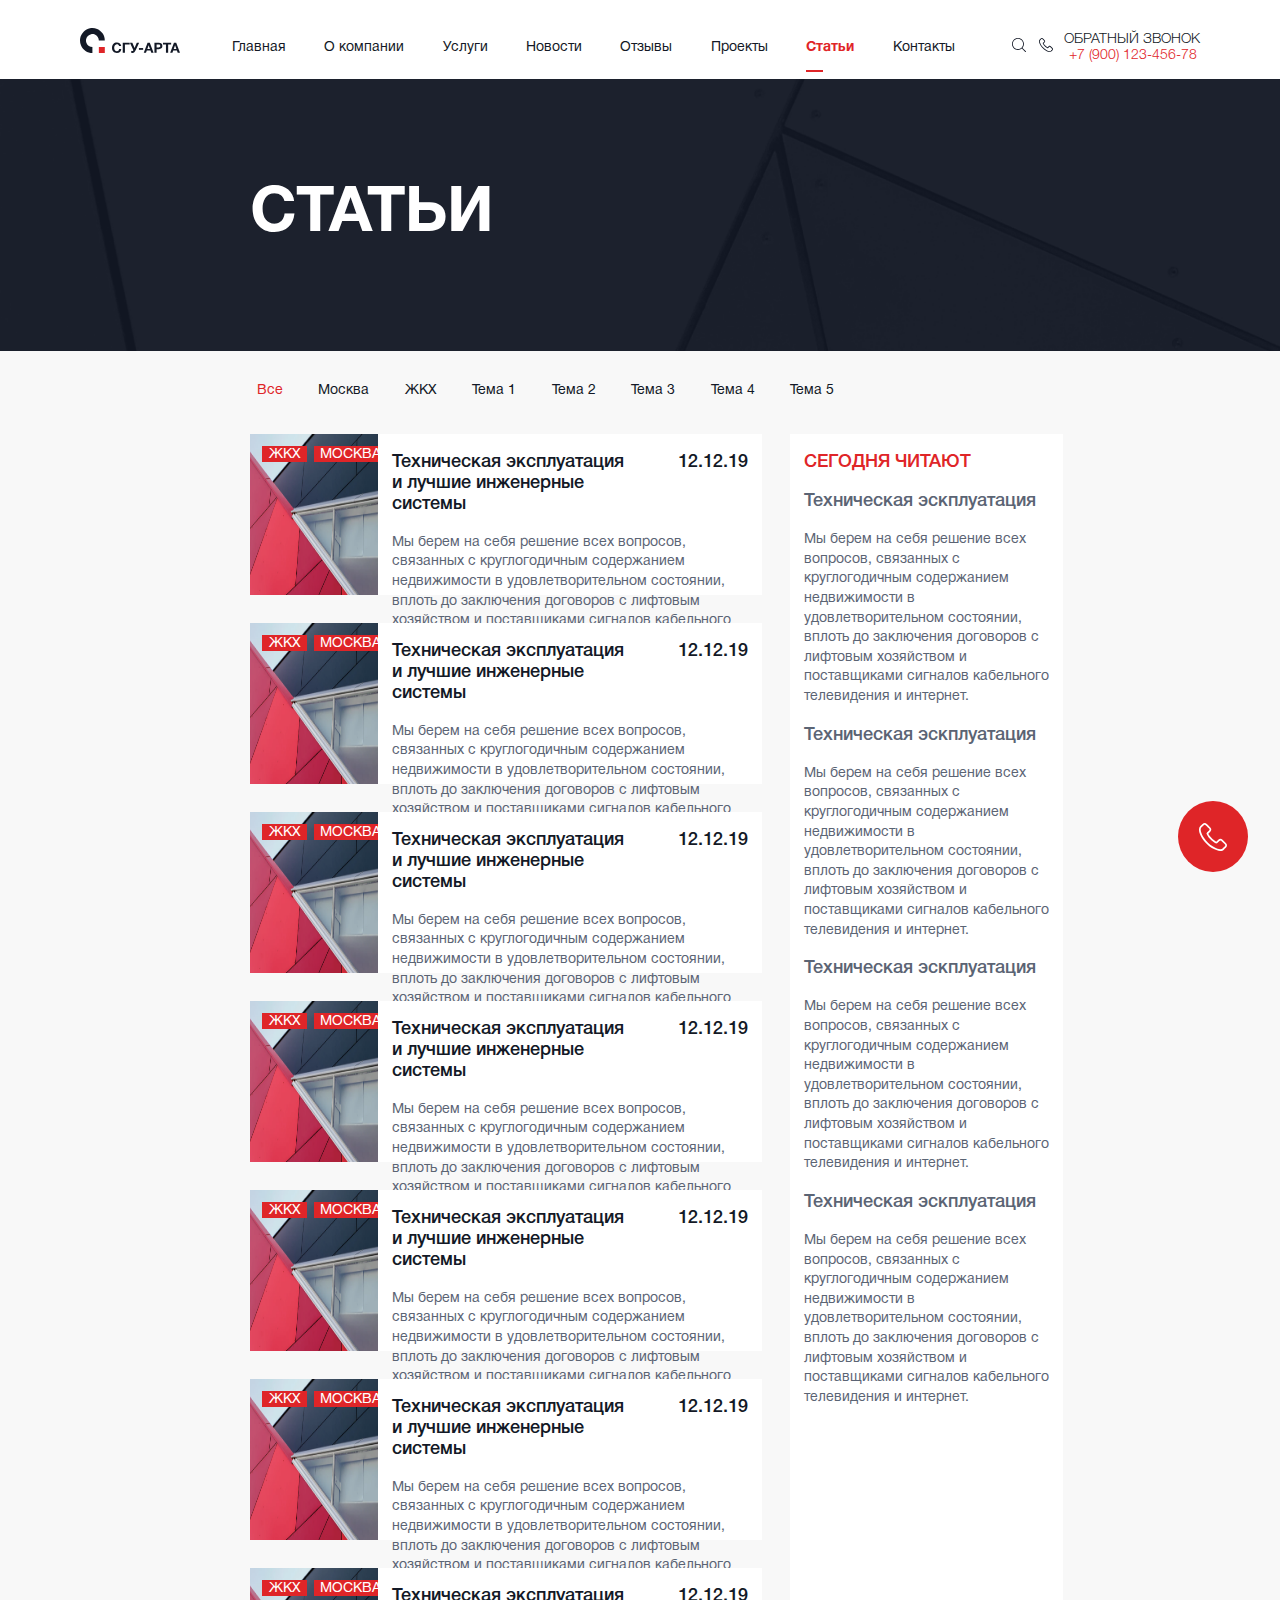
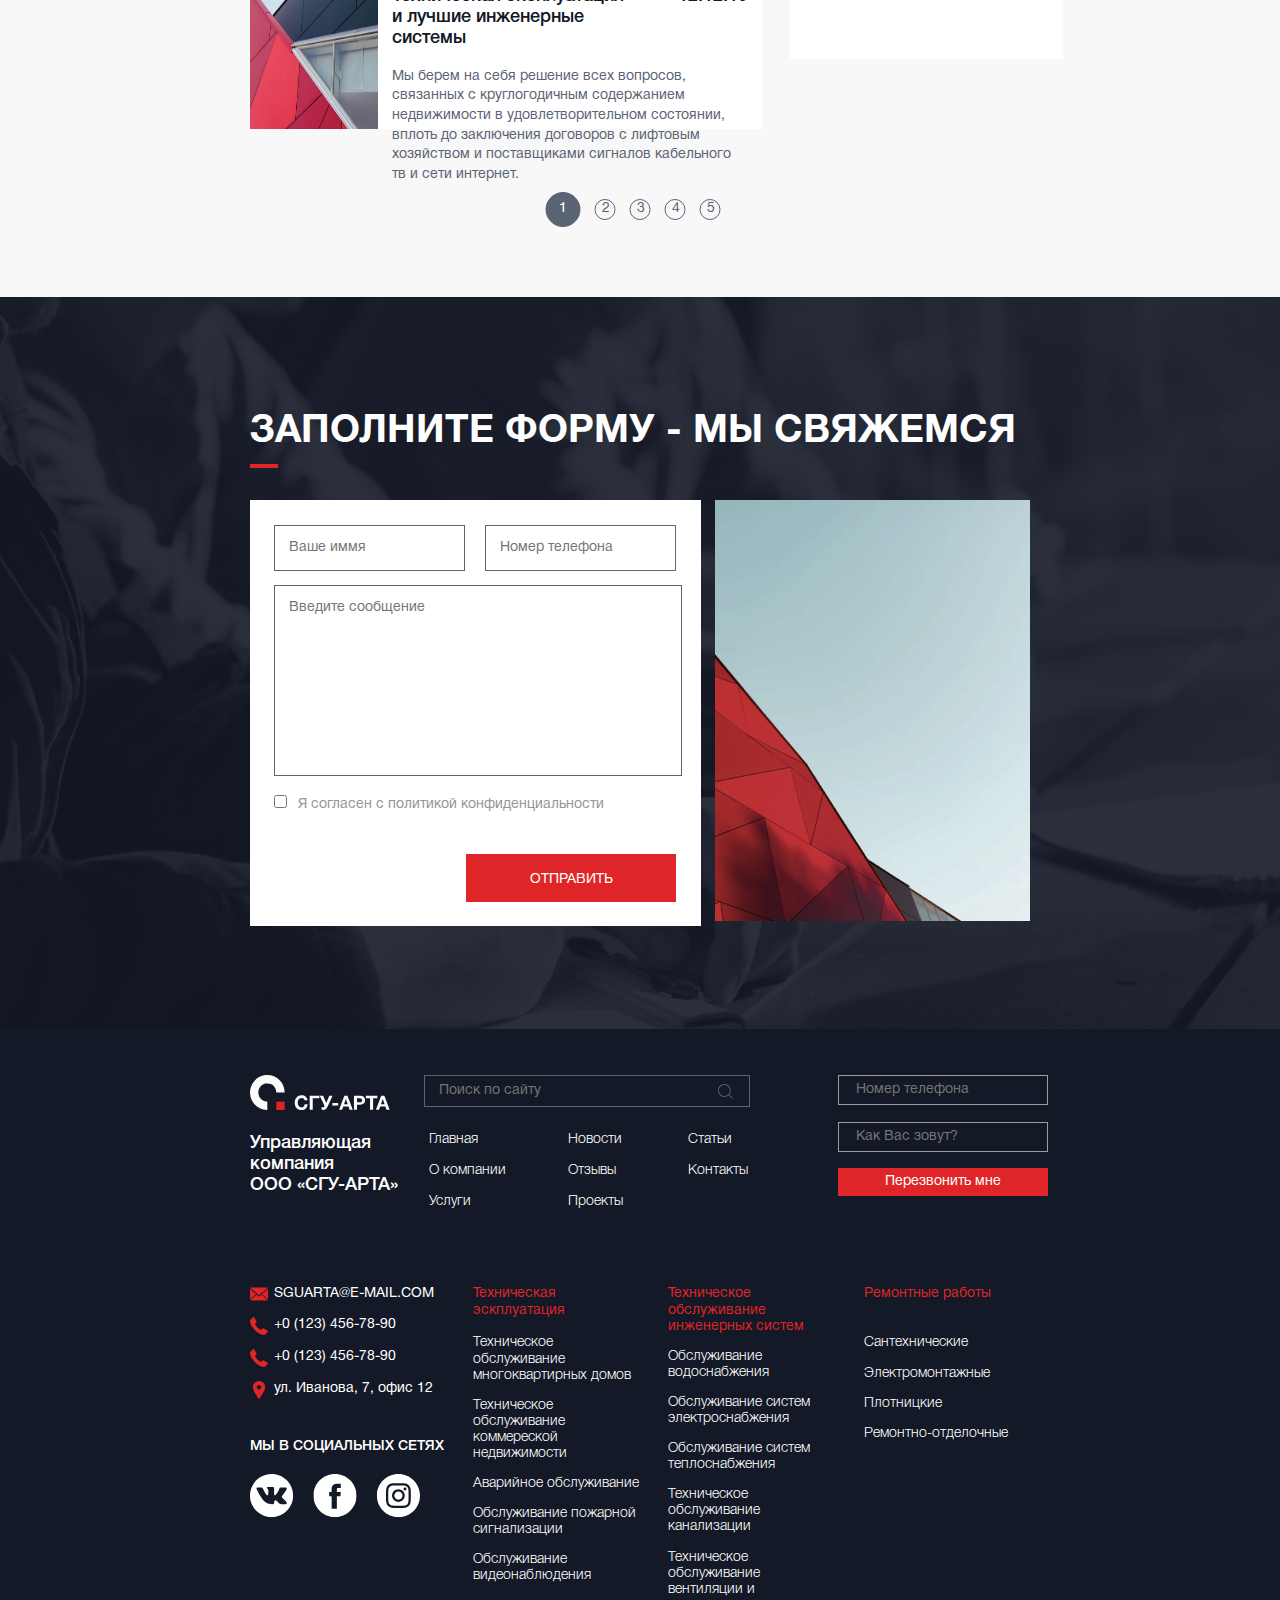
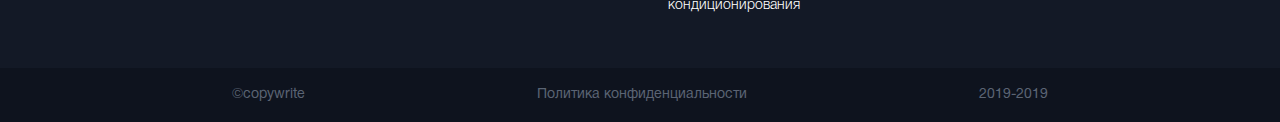
<file: page.html>
<!DOCTYPE html>
<html lang="en">
<head>
    <meta charset="UTF-8">
    <meta name="viewport" content="width=device-width, initial-scale=1.0">
    <link rel="stylesheet" href="css/normalize.css">
    <link rel="stylesheet" href="css/components.css">
    <link rel="stylesheet" href="css/default.css">
    <link rel="stylesheet" href="css/media.css">
    <title>Статьи | СГУ-АРТА</title>
</head>
<body>
    <svg id="symbols" xmlns="http://www.w3.org/2000/svg" width="0" height="0">
        <symbol id="magnify">
            <path d="M14.8694 14.235L11.2242 10.5898C12.202 9.46563 12.794 7.99889 12.794 6.39579C12.794 2.86696 9.92373 0 6.39823 0C2.8694 0 0.00244141 2.87029 0.00244141 6.39579C0.00244141 9.92129 2.87273 12.7916 6.39823 12.7916C8.00133 12.7916 9.46807 12.1996 10.5922 11.2217L14.2375 14.867C14.3239 14.9534 14.4404 15 14.5534 15C14.6665 15 14.7829 14.9568 14.8694 14.867C15.0424 14.694 15.0424 14.408 14.8694 14.235ZM0.89712 6.39579C0.89712 3.36253 3.36497 0.898004 6.3949 0.898004C9.42816 0.898004 11.8927 3.36585 11.8927 6.39579C11.8927 9.42572 9.42816 11.8969 6.3949 11.8969C3.36497 11.8969 0.89712 9.42905 0.89712 6.39579Z"/>
        </symbol>
        <symbol id="phone">
            <path d="M12.6272 8.94153C12.2998 8.60215 11.9049 8.4207 11.4864 8.4207C11.0712 8.4207 10.6729 8.59879 10.332 8.93817L9.26545 9.99664C9.17769 9.9496 9.08994 9.90591 9.00556 9.86223C8.88405 9.80175 8.76929 9.74462 8.67141 9.68414C7.67233 9.05242 6.76439 8.22917 5.89357 7.16398C5.47167 6.63306 5.18815 6.18616 4.98226 5.73253C5.25903 5.48051 5.51555 5.21841 5.76532 4.9664C5.85982 4.87231 5.95433 4.77487 6.04884 4.68078C6.75764 3.97513 6.75764 3.06116 6.04884 2.35551L5.12739 1.43817C5.02276 1.33401 4.91475 1.22648 4.81349 1.11895C4.61098 0.910618 4.39834 0.695565 4.17895 0.493952C3.85155 0.171371 3.46002 0 3.04824 0C2.63646 0 2.23818 0.171371 1.90065 0.493952C1.89728 0.497312 1.89728 0.497312 1.8939 0.500672L0.746318 1.65323C0.314286 2.08333 0.0678927 2.60753 0.0138887 3.21573C-0.0671173 4.19691 0.223154 5.11089 0.445921 5.70901C0.992711 7.17742 1.80952 8.53831 3.02799 9.99664C4.50635 11.754 6.2851 13.1418 8.317 14.1196C9.09331 14.4859 10.1295 14.9194 11.2872 14.9933C11.3581 14.9966 11.4324 15 11.4999 15C12.2795 15 12.9343 14.7211 13.4474 14.1667C13.4508 14.1599 13.4575 14.1566 13.4609 14.1499C13.6364 13.9382 13.8389 13.7466 14.0516 13.5417C14.1967 13.4039 14.3452 13.2594 14.4903 13.1082C14.8245 12.7621 15 12.3589 15 11.9456C15 11.5289 14.8211 11.129 14.4802 10.793L12.6272 8.94153ZM13.8355 12.4798C13.8322 12.4798 13.8322 12.4832 13.8355 12.4798C13.7039 12.621 13.5689 12.7487 13.4238 12.8898C13.2044 13.0981 12.9816 13.3165 12.7723 13.5618C12.4314 13.9247 12.0298 14.0961 11.5032 14.0961C11.4526 14.0961 11.3986 14.0961 11.348 14.0927C10.3455 14.0289 9.41396 13.6391 8.71528 13.3065C6.80489 12.3858 5.12739 11.0786 3.73341 9.42204C2.58245 8.04099 1.8129 6.76411 1.30323 5.39315C0.989336 4.55645 0.874577 3.90457 0.925206 3.28965C0.958959 2.89651 1.11084 2.57056 1.39099 2.29167L2.54195 1.14583C2.70734 0.991263 2.88285 0.907258 3.05499 0.907258C3.26763 0.907258 3.43977 1.03495 3.54778 1.14247C3.55115 1.14583 3.55453 1.14919 3.5579 1.15255C3.76379 1.34409 3.95956 1.54234 4.16545 1.75403C4.27008 1.86156 4.37809 1.96909 4.48609 2.07997L5.40754 2.99731C5.76532 3.35349 5.76532 3.6828 5.40754 4.03898C5.30966 4.13643 5.21515 4.23387 5.11727 4.32796C4.83375 4.61694 4.56373 4.88575 4.27008 5.14785C4.26333 5.15457 4.25658 5.15793 4.2532 5.16465C3.96293 5.45363 4.01694 5.73589 4.07769 5.92742C4.08107 5.9375 4.08444 5.94758 4.08782 5.95766C4.32746 6.53562 4.66498 7.07997 5.17802 7.7285L5.1814 7.73186C6.11297 8.87433 7.09516 9.76478 8.17862 10.4469C8.317 10.5343 8.45876 10.6048 8.59377 10.672C8.71528 10.7325 8.83004 10.7897 8.92792 10.8501C8.94142 10.8569 8.95493 10.8669 8.96843 10.8737C9.08319 10.9308 9.19119 10.9577 9.30258 10.9577C9.58272 10.9577 9.75824 10.7829 9.81562 10.7258L10.9699 9.57661C11.0847 9.46237 11.267 9.3246 11.4796 9.3246C11.6889 9.3246 11.861 9.45565 11.9656 9.56989C11.969 9.57325 11.969 9.57325 11.9724 9.57661L13.8322 11.4281C14.1798 11.7708 14.1798 12.1237 13.8355 12.4798Z"/>
        </symbol>
    </svg>
    <header class="header">
        <a href="index.html">
            <img src="img/dark-logo.svg" alt="СГУ-АРТА" class="header__logo">
        </a>
        <nav class="header__navigation">
            <a href="index.html" class="link">Главная</a>
            <a href="about.html" class="link">О компании</a>
            <a href="service.html" class="link">Услуги</a>
            <a href="news.html" class="link">Новости</a>
            <a href="rates.html" class="link">Отзывы</a>
            <a href="projects.html" class="link">Проекты</a>
            <a href="page.html" class="link header__active-link">Статьи</a>
            <a href="contacts.html" class="link">Контакты</a>
        </nav>
        <div class="header__call-form">
            <button>
                <svg viewBox="0 0 15 15" width="15" height="15">
                    <use xlink:href="#magnify" fill="#131926"/>
                </svg>
            </button>
            <a href="call.html">
                <span class="phone">
                    <svg viewBox="0 0 15 15" width="15" height="15">
                        <use xlink:href="#phone" fill="#131926"/>
                    </svg>
                </span>
                <span class="header__make-call">
                    Обратный звонок <br>
                    <span class="header__number">+7 (900) 123-456-78</span>
                </span>
            </a>
        </div>
        <div class="mobile hamburger">
            <span class="hamburger__first-line"></span>
            <span class="hamburger__second-line"></span>
            <span class="hamburger__third-line"></span>
        </div>
    </header>
    <section class="page-title container">
        <h1 class="big-title">Статьи</h1>
    </section>

    <section class="page-navigation container">
        <nav>
            <a href="#" class="link page-navigation__active-link">Все</a>
            <a href="#" class="link">Москва</a>
            <a href="#" class="link">ЖКХ</a>
            <a href="#" class="link">Тема 1</a>
            <a href="#" class="link">Тема 2</a>
            <a href="#" class="link">Тема 3</a>
            <a href="#" class="link">Тема 4</a>
            <a href="#" class="link">Тема 5</a>
        </nav>
    </section>

    <main class="main-grid posts-main container with-pagination">
        <div class="posts">
            <ul class="posts__list">
                <li class="posts__item">
                    <div class="img">
                        <div class="markers">
                            <mark class="news-marker">ЖКХ</mark><mark class="news-marker">Москва</mark>
                        </div>
                        <img src="img/background-small.png" alt="">
                    </div>
                    <div class="content">
                        <h3 class="small-title"><span class="title">Техническая эксплуатация и лучшие инженерные системы</span><span class="date">12.12.19</span></h3>
                        <p class="main-text">
                            Мы берем на себя решение всех вопросов, связанных с круглогодичным 
                            содержанием недвижимости в удовлетворительном состоянии, вплоть до 
                            заключения договоров с лифтовым хозяйством и поставщиками сигналов 
                            кабельного тв и сети интернет.
                        </p>
                    </div>
                    <a href="article.html" class="stretched-link"></a>
                </li>
                <li class="posts__item">
                    <div class="img">
                        <div class="markers">
                            <mark class="news-marker">ЖКХ</mark><mark class="news-marker">Москва</mark>
                        </div>
                        <img src="img/background-small.png" alt="">
                    </div>
                    <div class="content">
                        <h3 class="small-title"><span class="title">Техническая эксплуатация и лучшие инженерные системы</span><span class="date">12.12.19</span></h3>
                        <p class="main-text">
                            Мы берем на себя решение всех вопросов, связанных с круглогодичным 
                            содержанием недвижимости в удовлетворительном состоянии, вплоть до 
                            заключения договоров с лифтовым хозяйством и поставщиками сигналов 
                            кабельного тв и сети интернет.
                        </p>
                    </div>
                    <a href="article.html" class="stretched-link"></a>
                </li>
                <li class="posts__item">
                    <div class="img">
                        <div class="markers">
                            <mark class="news-marker">ЖКХ</mark><mark class="news-marker">Москва</mark>
                        </div>
                        <img src="img/background-small.png" alt="">
                    </div>
                    <div class="content">
                        <h3 class="small-title"><span class="title">Техническая эксплуатация и лучшие инженерные системы</span><span class="date">12.12.19</span></h3>
                        <p class="main-text">
                            Мы берем на себя решение всех вопросов, связанных с круглогодичным 
                            содержанием недвижимости в удовлетворительном состоянии, вплоть до 
                            заключения договоров с лифтовым хозяйством и поставщиками сигналов 
                            кабельного тв и сети интернет.
                        </p>
                    </div>
                    <a href="article.html" class="stretched-link"></a>
                </li>
                <li class="posts__item">
                    <div class="img">
                        <div class="markers">
                            <mark class="news-marker">ЖКХ</mark><mark class="news-marker">Москва</mark>
                        </div>
                        <img src="img/background-small.png" alt="">
                    </div>
                    <div class="content">
                        <h3 class="small-title"><span class="title">Техническая эксплуатация и лучшие инженерные системы</span><span class="date">12.12.19</span></h3>
                        <p class="main-text">
                            Мы берем на себя решение всех вопросов, связанных с круглогодичным 
                            содержанием недвижимости в удовлетворительном состоянии, вплоть до 
                            заключения договоров с лифтовым хозяйством и поставщиками сигналов 
                            кабельного тв и сети интернет.
                        </p>
                    </div>
                    <a href="article.html" class="stretched-link"></a>
                </li>
                <li class="posts__item">
                    <div class="img">
                        <div class="markers">
                            <mark class="news-marker">ЖКХ</mark><mark class="news-marker">Москва</mark>
                        </div>
                        <img src="img/background-small.png" alt="">
                    </div>
                    <div class="content">
                        <h3 class="small-title"><span class="title">Техническая эксплуатация и лучшие инженерные системы</span><span class="date">12.12.19</span></h3>
                        <p class="main-text">
                            Мы берем на себя решение всех вопросов, связанных с круглогодичным 
                            содержанием недвижимости в удовлетворительном состоянии, вплоть до 
                            заключения договоров с лифтовым хозяйством и поставщиками сигналов 
                            кабельного тв и сети интернет.
                        </p>
                    </div>
                    <a href="article.html" class="stretched-link"></a>
                </li>
                <li class="posts__item">
                    <div class="img">
                        <div class="markers">
                            <mark class="news-marker">ЖКХ</mark><mark class="news-marker">Москва</mark>
                        </div>
                        <img src="img/background-small.png" alt="">
                    </div>
                    <div class="content">
                        <h3 class="small-title"><span class="title">Техническая эксплуатация и лучшие инженерные системы</span><span class="date">12.12.19</span></h3>
                        <p class="main-text">
                            Мы берем на себя решение всех вопросов, связанных с круглогодичным 
                            содержанием недвижимости в удовлетворительном состоянии, вплоть до 
                            заключения договоров с лифтовым хозяйством и поставщиками сигналов 
                            кабельного тв и сети интернет.
                        </p>
                    </div>
                    <a href="article.html" class="stretched-link"></a>
                </li>
                <li class="posts__item">
                    <div class="img">
                        <div class="markers">
                            <mark class="news-marker">ЖКХ</mark><mark class="news-marker">Москва</mark>
                        </div>
                        <img src="img/background-small.png" alt="">
                    </div>
                    <div class="content">
                        <h3 class="small-title"><span class="title">Техническая эксплуатация и лучшие инженерные системы</span><span class="date">12.12.19</span></h3>
                        <p class="main-text">
                            Мы берем на себя решение всех вопросов, связанных с круглогодичным 
                            содержанием недвижимости в удовлетворительном состоянии, вплоть до 
                            заключения договоров с лифтовым хозяйством и поставщиками сигналов 
                            кабельного тв и сети интернет.
                        </p>
                    </div>
                    <a href="article.html" class="stretched-link"></a>
                </li>
            </ul>
        </div>
        <div class="other">
            <h3 class="small-title red">Сегодня читают</h3>     
            <p class="medium-text">Техническая эскплуатация</p>
            <p class="main-text">
                Мы берем на себя решение всех вопросов, связанных с круглогодичным 
                содержанием недвижимости в удовлетворительном состоянии, вплоть до 
                заключения договоров с лифтовым хозяйством и поставщиками сигналов 
                кабельного телевидения и интернет.
            </p>
            <p class="medium-text">Техническая эскплуатация</p>
            <p class="main-text">
                Мы берем на себя решение всех вопросов, связанных с круглогодичным 
                содержанием недвижимости в удовлетворительном состоянии, вплоть до 
                заключения договоров с лифтовым хозяйством и поставщиками сигналов 
                кабельного телевидения и интернет.
            </p>
            <p class="medium-text">Техническая эскплуатация</p>
            <p class="main-text">
                Мы берем на себя решение всех вопросов, связанных с круглогодичным 
                содержанием недвижимости в удовлетворительном состоянии, вплоть до 
                заключения договоров с лифтовым хозяйством и поставщиками сигналов 
                кабельного телевидения и интернет.
            </p>
            <p class="medium-text">Техническая эскплуатация</p>
            <p class="main-text">
                Мы берем на себя решение всех вопросов, связанных с круглогодичным 
                содержанием недвижимости в удовлетворительном состоянии, вплоть до 
                заключения договоров с лифтовым хозяйством и поставщиками сигналов 
                кабельного телевидения и интернет.
            </p>
        </div>
        <div class="pagination">
            <button class="pagination__btn active-page">1</button>
            <button class="pagination__btn">2</button>
            <button class="pagination__btn">3</button>
            <button class="pagination__btn">4</button>
            <button class="pagination__btn">5</button>
        </div>
    </main>

    <section class="section-call-form container standart-section">
        <h2 class="medium-title with-border">Заполните форму - мы свяжемся</h2>
        <div class="content">
            <form method="POST" class="call-form-big">
                <div class="number-and-name">
                    <input type="text" class="name" placeholder="Ваше иммя">
                    <input type="text" class="phone-number" placeholder="Номер телефона">
                </div>
                <textarea cols="30" rows="10" class="message" placeholder="Введите сообщение"></textarea>
                <div>
                    <input type="checkbox" name="" id="call-form-big__agree-politic">
                    <label for="call-form-big__agree-politic">
                        Я согласен с политикой 
                        конфиденциальности
                    </label>
                    <button class="btn-colored btn-medium btn-request">Отправить</button>
                </div>
            </form>
            <div class="section-call-form__image">
                <img src="img/background-medium-2.png" alt="">
            </div>
        </div>
    </section>
    
    <a href="call.html" class="btn-colored btn-call">
        <svg viewBox="0 0 15 15">
            <use xlink:href="#phone" fill="#fff"/>
        </svg>
    </a>

    <footer class="footer">
        <div class="container">
            <div class="footer__site-info">
                <div class="footer__logo">
                    <img src="img/light-logo.svg" alt="СГУ-АРТА">
                    <h3 class="medium-text">
                        Управляющая компания <br>
                        ООО «СГУ-АРТА»
                    </h3>
                </div>

                <div class="footer__about-site">
                    <input type="text" class="footer__search" placeholder="Поиск по сайту">
                    <button class="footer__magnify_search">
                        <svg viewBox="0 0 15 15" width="15" fill="#5B6474" height="15">
                            <use xlink:href="#magnify" />
                        </svg>
                    </button>
                    <nav class="footer__navigation">
                        <a class="link" href="index.html">Главная</a>
                        <a class="link" href="about.html">О компании</a>
                        <a class="link" href="service.html">Услуги</a>
                        <a class="link" href="news.html">Новости</a>
                        <a class="link" href="rates.html">Отзывы</a>
                        <a class="link" href="projects.html">Проекты</a>
                        <a class="link" href="page.html">Статьи</a>
                        <a class="link" href="contacts.html">Контакты</a>
                    </nav>
                </div>

                <form method="POST" class="footer__call-form">
                    <input type="text" placeholder="Номер телефона">
                    <input type="text" placeholder="Как Вас зовут?">
                    <button class="footer__make-call btn-colored">Перезвонить мне</button>
                </form>
            </div>


            <div class="footer__company-info">
                <div class="footer__media">
                    <ul class="footer__contacts">
                        <li class="link">
                            <img src="img/envelope-red.svg" alt="">
                            <a href="mailto:SGUARTA@E-MAIL.COM">SGUARTA@E-MAIL.COM</a>
                        </li>
                        <li>
                            <img src="img/phone-red.svg" alt="">
                            +0 (123) 456-78-90
                        </li>
                        <li>
                            <img src="img/phone-red.svg" alt="">
                            +0 (123) 456-78-90
                        </li>
                        <li>
                            <img src="img/geolocation-red.svg" alt="">
                            ул. Иванова, 7, офис 12
                        </li>
                    </ul>
                    <h4 class="footer__social_title">мы в социальных сетях</h4>
                    <ul class="footer__social">
                        <li><a href="#"><img src="img/vk-footer.svg" alt=""></a></li>
                        <li><a href="#"><img src="img/facebook-footer.svg" alt=""></a></li>
                        <li><a href="#"><img src="img/instagram-footer.svg" alt=""></a></li>
                    </ul>
                </div>

                <div class="footer-about">
                    <p class="footer-about__title">Техническая эскплуатация</p>
                    <ul class="footer-about__list">
                        <li>Техническое обслуживание многоквартирных домов</li>
                        <li>Техническое обслуживание коммереской недвижимости</li>
                        <li>Аварийное обслуживание</li>
                        <li>Обслуживание пожарной сигнализации</li>
                        <li>Обслуживание видеонаблюдения</li>
                    </ul>
                </div>
                <div class="footer-about">
                    <p class="footer-about__title">Техническое обслуживание инженерных систем</p>
                    <ul class="footer-about__list">
                        <li>Обслуживание водоснабжения</li>
                        <li>Обслуживание систем электроснабжения</li>
                        <li>Обслуживание систем теплоснабжения</li>
                        <li>Техническое обслуживание канализации</li>
                        <li>Техническое обслуживание вентиляции и кондиционирования</li>
                    </ul>
                </div>
                <div class="footer-about">
                    <p class="footer-about__title">Ремонтные работы</p>
                    <ul class="footer-about__list">
                        <li>Сантехнические</li>
                        <li>Электромонтажные</li>
                        <li>Плотницкие</li>
                        <li>Ремонтно-отделочные</li>
                    </ul>
                </div>
            </div>
        </div>
        <div class="footer__copyright">
            <p>©copywrite</p>
            <a href="#">Политика конфиденциальности</a>
            <p>2019-2019</p>
        </div>
    </footer>
    <script src="js/script.js"></script>
</body>
</html>
</file>
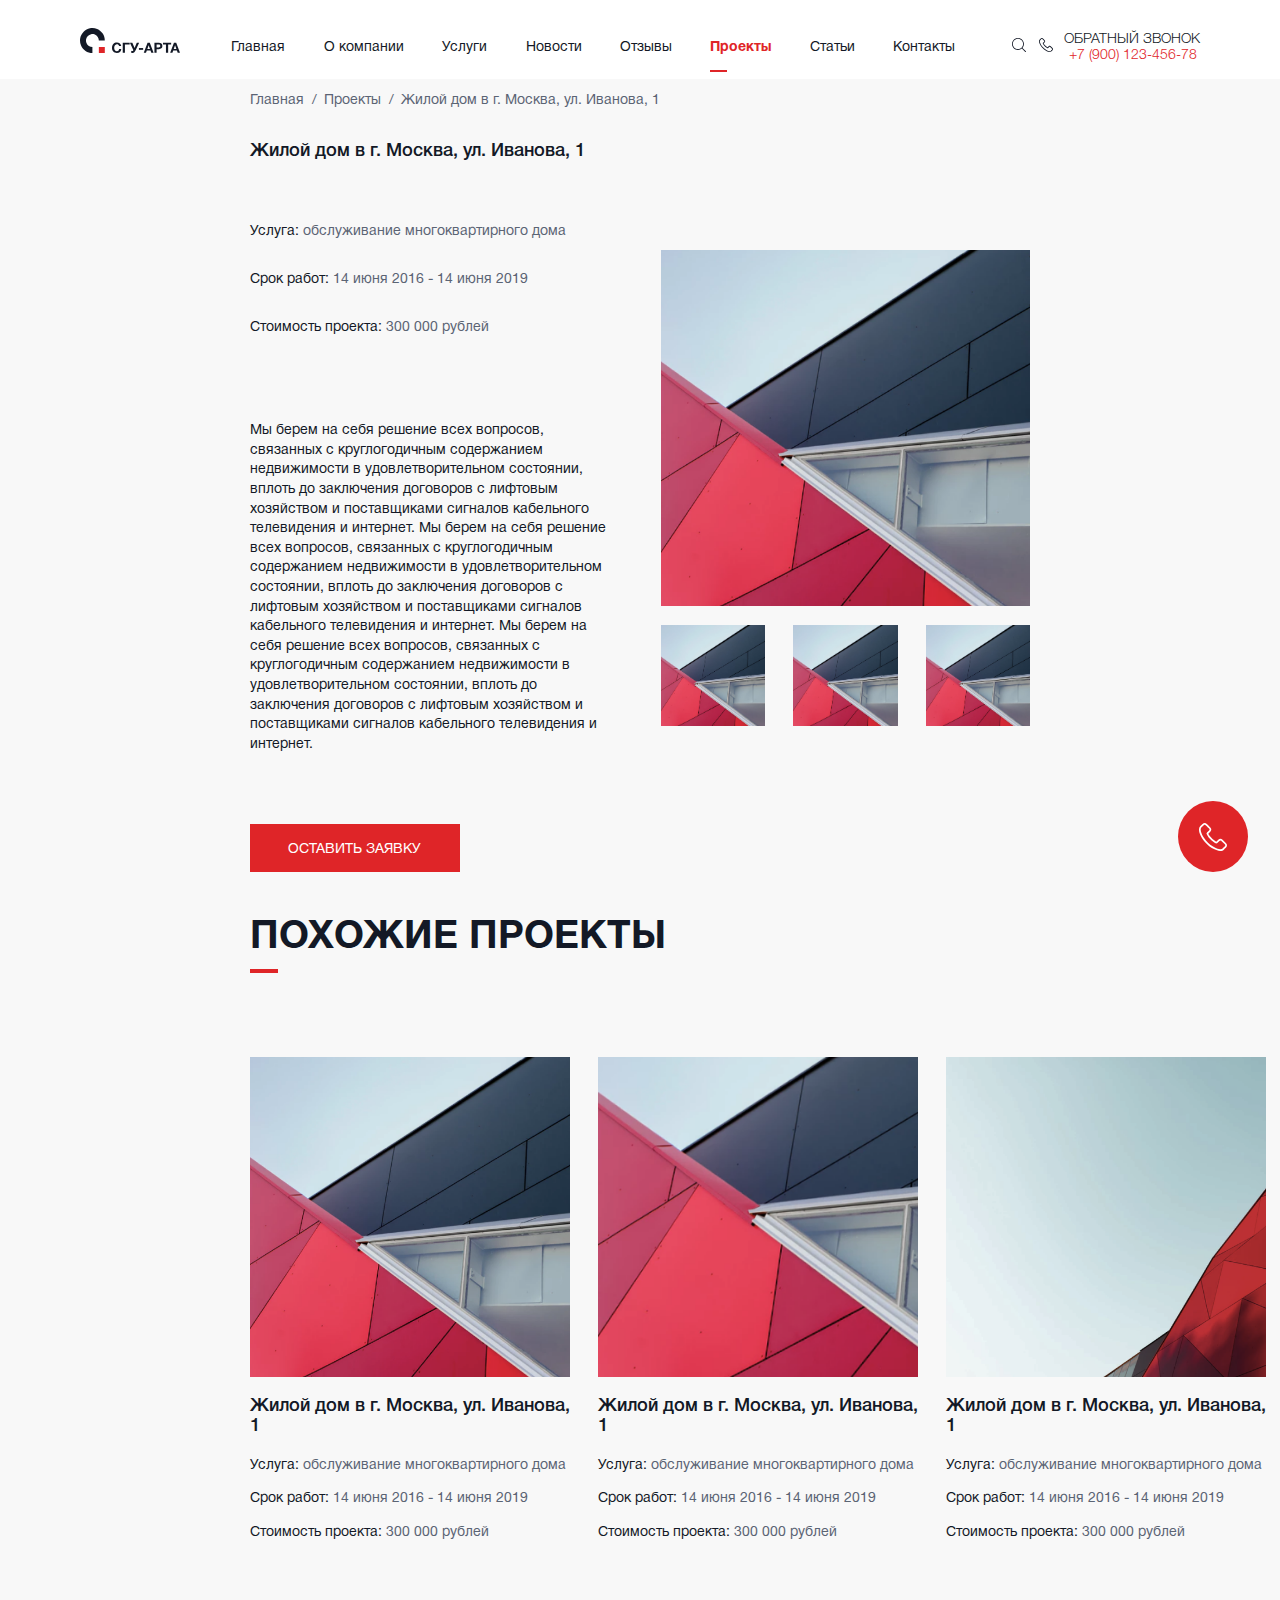
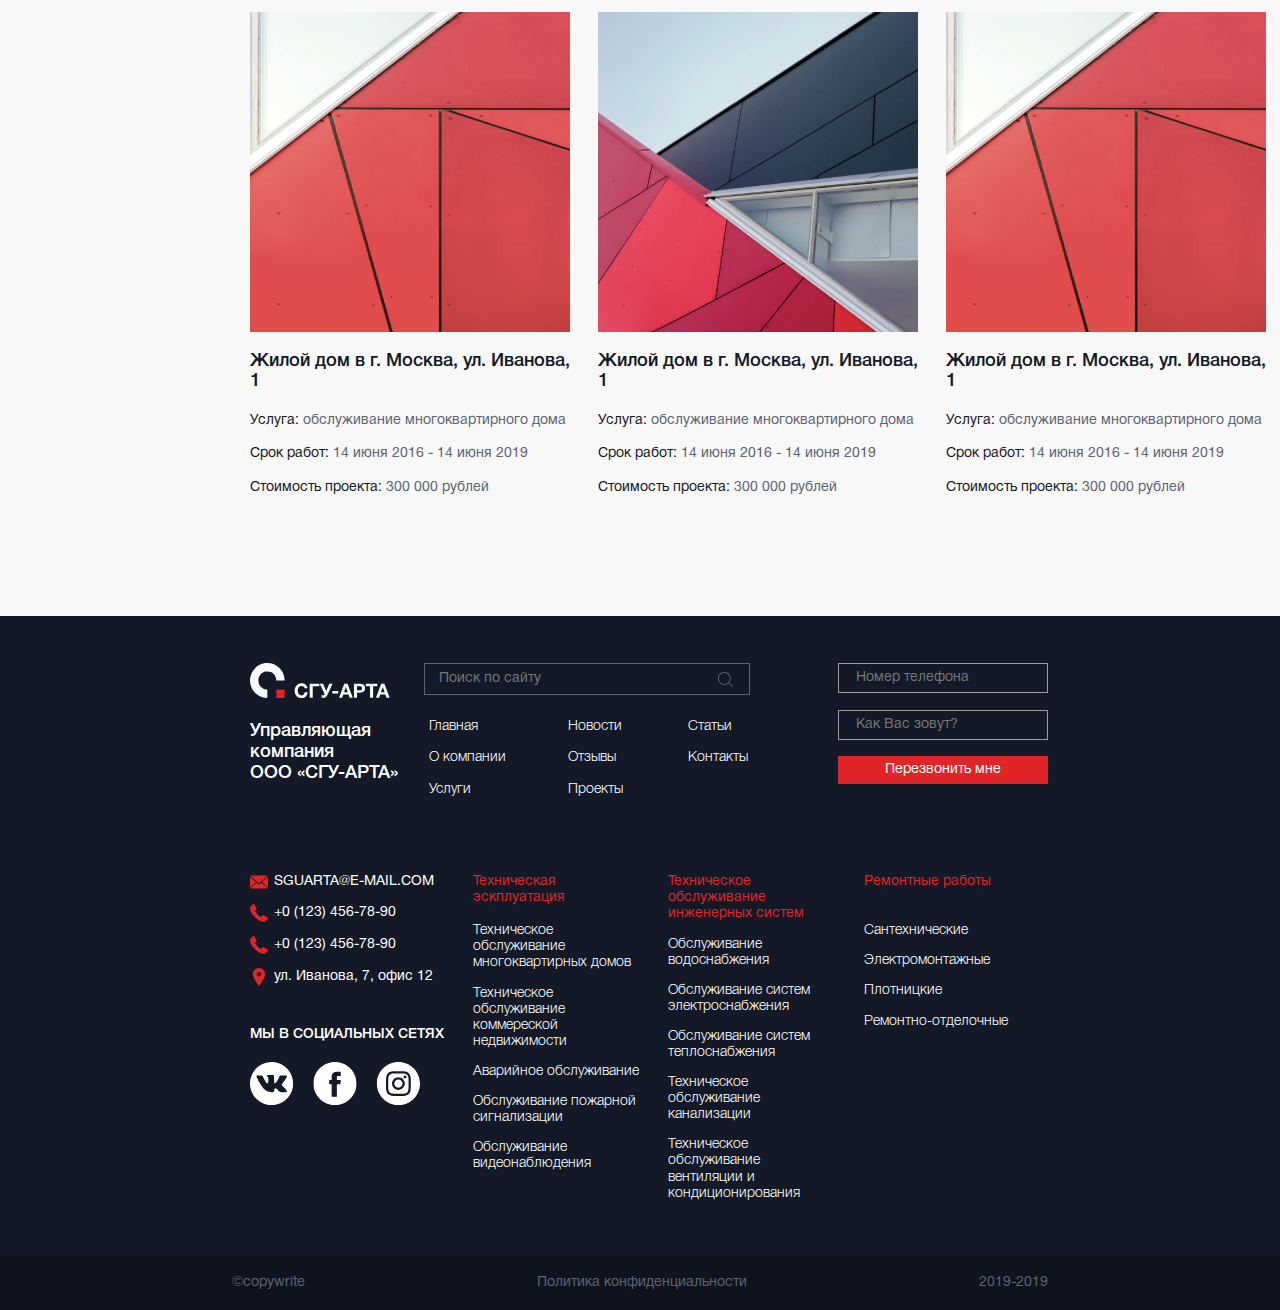
<file: project.html>
<!DOCTYPE html>
<html lang="en">
<head>
    <meta charset="UTF-8">
    <meta name="viewport" content="width=device-width, initial-scale=1.0">
    <link rel="stylesheet" href="css/normalize.css">
    <link rel="stylesheet" href="css/components.css">
    <link rel="stylesheet" href="css/default.css">
    <link rel="stylesheet" href="css/media.css">
    <title>Жилой дом в г. Москва, ул. Иванова, 1 | СГУ-АРТА</title>
</head>
<body>
    <svg id="symbols" xmlns="http://www.w3.org/2000/svg" width="0" height="0">
        <symbol id="magnify">
            <path d="M14.8694 14.235L11.2242 10.5898C12.202 9.46563 12.794 7.99889 12.794 6.39579C12.794 2.86696 9.92373 0 6.39823 0C2.8694 0 0.00244141 2.87029 0.00244141 6.39579C0.00244141 9.92129 2.87273 12.7916 6.39823 12.7916C8.00133 12.7916 9.46807 12.1996 10.5922 11.2217L14.2375 14.867C14.3239 14.9534 14.4404 15 14.5534 15C14.6665 15 14.7829 14.9568 14.8694 14.867C15.0424 14.694 15.0424 14.408 14.8694 14.235ZM0.89712 6.39579C0.89712 3.36253 3.36497 0.898004 6.3949 0.898004C9.42816 0.898004 11.8927 3.36585 11.8927 6.39579C11.8927 9.42572 9.42816 11.8969 6.3949 11.8969C3.36497 11.8969 0.89712 9.42905 0.89712 6.39579Z"/>
        </symbol>
        <symbol id="phone">
            <path d="M12.6272 8.94153C12.2998 8.60215 11.9049 8.4207 11.4864 8.4207C11.0712 8.4207 10.6729 8.59879 10.332 8.93817L9.26545 9.99664C9.17769 9.9496 9.08994 9.90591 9.00556 9.86223C8.88405 9.80175 8.76929 9.74462 8.67141 9.68414C7.67233 9.05242 6.76439 8.22917 5.89357 7.16398C5.47167 6.63306 5.18815 6.18616 4.98226 5.73253C5.25903 5.48051 5.51555 5.21841 5.76532 4.9664C5.85982 4.87231 5.95433 4.77487 6.04884 4.68078C6.75764 3.97513 6.75764 3.06116 6.04884 2.35551L5.12739 1.43817C5.02276 1.33401 4.91475 1.22648 4.81349 1.11895C4.61098 0.910618 4.39834 0.695565 4.17895 0.493952C3.85155 0.171371 3.46002 0 3.04824 0C2.63646 0 2.23818 0.171371 1.90065 0.493952C1.89728 0.497312 1.89728 0.497312 1.8939 0.500672L0.746318 1.65323C0.314286 2.08333 0.0678927 2.60753 0.0138887 3.21573C-0.0671173 4.19691 0.223154 5.11089 0.445921 5.70901C0.992711 7.17742 1.80952 8.53831 3.02799 9.99664C4.50635 11.754 6.2851 13.1418 8.317 14.1196C9.09331 14.4859 10.1295 14.9194 11.2872 14.9933C11.3581 14.9966 11.4324 15 11.4999 15C12.2795 15 12.9343 14.7211 13.4474 14.1667C13.4508 14.1599 13.4575 14.1566 13.4609 14.1499C13.6364 13.9382 13.8389 13.7466 14.0516 13.5417C14.1967 13.4039 14.3452 13.2594 14.4903 13.1082C14.8245 12.7621 15 12.3589 15 11.9456C15 11.5289 14.8211 11.129 14.4802 10.793L12.6272 8.94153ZM13.8355 12.4798C13.8322 12.4798 13.8322 12.4832 13.8355 12.4798C13.7039 12.621 13.5689 12.7487 13.4238 12.8898C13.2044 13.0981 12.9816 13.3165 12.7723 13.5618C12.4314 13.9247 12.0298 14.0961 11.5032 14.0961C11.4526 14.0961 11.3986 14.0961 11.348 14.0927C10.3455 14.0289 9.41396 13.6391 8.71528 13.3065C6.80489 12.3858 5.12739 11.0786 3.73341 9.42204C2.58245 8.04099 1.8129 6.76411 1.30323 5.39315C0.989336 4.55645 0.874577 3.90457 0.925206 3.28965C0.958959 2.89651 1.11084 2.57056 1.39099 2.29167L2.54195 1.14583C2.70734 0.991263 2.88285 0.907258 3.05499 0.907258C3.26763 0.907258 3.43977 1.03495 3.54778 1.14247C3.55115 1.14583 3.55453 1.14919 3.5579 1.15255C3.76379 1.34409 3.95956 1.54234 4.16545 1.75403C4.27008 1.86156 4.37809 1.96909 4.48609 2.07997L5.40754 2.99731C5.76532 3.35349 5.76532 3.6828 5.40754 4.03898C5.30966 4.13643 5.21515 4.23387 5.11727 4.32796C4.83375 4.61694 4.56373 4.88575 4.27008 5.14785C4.26333 5.15457 4.25658 5.15793 4.2532 5.16465C3.96293 5.45363 4.01694 5.73589 4.07769 5.92742C4.08107 5.9375 4.08444 5.94758 4.08782 5.95766C4.32746 6.53562 4.66498 7.07997 5.17802 7.7285L5.1814 7.73186C6.11297 8.87433 7.09516 9.76478 8.17862 10.4469C8.317 10.5343 8.45876 10.6048 8.59377 10.672C8.71528 10.7325 8.83004 10.7897 8.92792 10.8501C8.94142 10.8569 8.95493 10.8669 8.96843 10.8737C9.08319 10.9308 9.19119 10.9577 9.30258 10.9577C9.58272 10.9577 9.75824 10.7829 9.81562 10.7258L10.9699 9.57661C11.0847 9.46237 11.267 9.3246 11.4796 9.3246C11.6889 9.3246 11.861 9.45565 11.9656 9.56989C11.969 9.57325 11.969 9.57325 11.9724 9.57661L13.8322 11.4281C14.1798 11.7708 14.1798 12.1237 13.8355 12.4798Z"/>
        </symbol>
    </svg>
    <header class="header">
        <a href="index.html">
            <img src="img/dark-logo.svg" alt="СГУ-АРТА" class="header__logo">
        </a>
        <nav class="header__navigation">
            <a href="index.html" class="link">Главная</a>
            <a href="about.html" class="link">О компании</a>
            <a href="service.html" class="link">Услуги</a>
            <a href="news.html" class="link">Новости</a>
            <a href="rates.html" class="link">Отзывы</a>
            <a href="projects.html" class="link header__active-link">Проекты</a>
            <a href="page.html" class="link">Статьи</a>
            <a href="contacts.html" class="link">Контакты</a>
        </nav>
        <div class="header__call-form">
            <button>
                <svg viewBox="0 0 15 15" width="15" height="15">
                    <use xlink:href="#magnify" fill="#131926"/>
                </svg>
            </button>
            <a href="call.html">
                <span class="phone">
                    <svg viewBox="0 0 15 15" width="15" height="15">
                        <use xlink:href="#phone" fill="#131926"/>
                    </svg>
                </span>
                <span class="header__make-call">
                    Обратный звонок <br>
                    <span class="header__number">+7 (900) 123-456-78</span>
                </span>
            </a>
        </div>
        <div class="mobile hamburger">
            <span class="hamburger__first-line"></span>
            <span class="hamburger__second-line"></span>
            <span class="hamburger__third-line"></span>
        </div>
    </header>

    <div class="container page-navigation-small">
        <nav>
            <a href="index.html" class="link">Главная</a>
            <a href="projects.html" class="link">Проекты</a>
            <a href="#" class="link">Жилой дом в г. Москва, ул. Иванова, 1</a>
        </nav>
    </div>

    <main class="project-info container">
        <div class="project-info__content">
            <h3 class="small-title">Жилой дом в г. Москва, ул. Иванова, 1</h3>
            <ul class="done-project__service">
                <li class="main-text"><span>Услуга: </span> обслуживание многоквартирного дома</li>
                <li class="main-text"><span>Срок работ: </span> 14 июня 2016 - 14 июня 2019</li>
                <li class="main-text"><span>Стоимость проекта:</span> 300 000 рублей</li>
            </ul>
            <p class="main-text">
                Мы берем на себя решение всех вопросов, связанных с круглогодичным содержанием 
                недвижимости в удовлетворительном состоянии, вплоть до заключения договоров с 
                лифтовым хозяйством и поставщиками сигналов кабельного телевидения и интернет. 
                Мы берем на себя решение всех вопросов, связанных с круглогодичным содержанием 
                недвижимости в удовлетворительном состоянии, вплоть до заключения договоров с 
                лифтовым хозяйством и поставщиками сигналов кабельного телевидения и интернет. 
                Мы берем на себя решение всех вопросов, связанных с круглогодичным содержанием 
                недвижимости в удовлетворительном состоянии, вплоть до заключения договоров с 
                лифтовым хозяйством и поставщиками сигналов кабельного телевидения и интернет. 
            </p>
            <button class="btn-colored btn-medium btn-request">Оставить заявку</button>
        </div>
        <div class="project-info__gallery">
            <img src="img/background-medium-4.png" alt="" class="project-info__big-img">
            <ul class="project-info__img-list">
                <li>
                    <a data-fslightbox href="img/background-medium-4.png">
                        <img src="img/background-medium-4.png" alt="Извините, в данный момент изображение недоступно">
                    </a>
                </li>
                <li>
                    <a data-fslightbox href="img/background-medium-4.png">
                        <img src="img/background-medium-4.png" alt="Извините, в данный момент изображение недоступно">
                    </a>
                </li>
                <li>
                    <a data-fslightbox href="img/background-medium-4.png">
                        <img src="img/background-medium-4.png" alt="Извините, в данный момент изображение недоступно">
                    </a>
                </li>
            </ul>
        </div>
    </main>

    <div class="like-this container">
        <h2 class="medium-title with-border">Похожие проекты</h2>
        <ul class="like-this__projects-list">
            <li>
                <div class="img">
                    <img src="img/background-medium-4.png" alt="">
                </div>
                <div class="content">
                    <h3 class="small-title">Жилой дом в г. Москва, ул. Иванова, 1</h3>
                    <ul class="done-project__service">
                        <li class="main-text"><span>Услуга: </span> обслуживание многоквартирного дома</li>
                        <li class="main-text"><span>Срок работ: </span> 14 июня 2016 - 14 июня 2019</li>
                        <li class="main-text"><span>Стоимость проекта:</span> 300 000 рублей</li>
                    </ul>
                </div>
                <a href="#" class="stretched-link"></a>
            </li>
            <li>
                <div class="img">
                    <img src="img/background-small.png" alt="">
                </div>
                <div class="content">
                    <h3 class="small-title">Жилой дом в г. Москва, ул. Иванова, 1</h3>
                    <ul class="done-project__service">
                        <li class="main-text"><span>Услуга: </span> обслуживание многоквартирного дома</li>
                        <li class="main-text"><span>Срок работ: </span> 14 июня 2016 - 14 июня 2019</li>
                        <li class="main-text"><span>Стоимость проекта:</span> 300 000 рублей</li>
                    </ul>
                </div>
                <a href="#" class="stretched-link"></a>
            </li>
            <li>
                <div class="img">
                    <img src="img/background-small-2.png" alt="">
                </div>
                <div class="content">
                    <h3 class="small-title">Жилой дом в г. Москва, ул. Иванова, 1</h3>
                    <ul class="done-project__service">
                        <li class="main-text"><span>Услуга: </span> обслуживание многоквартирного дома</li>
                        <li class="main-text"><span>Срок работ: </span> 14 июня 2016 - 14 июня 2019</li>
                        <li class="main-text"><span>Стоимость проекта:</span> 300 000 рублей</li>
                    </ul>
                </div>
                <a href="#" class="stretched-link"></a>
            </li>
            <li>
                <div class="img">
                    <img src="img/abstract.png" alt="">
                </div>
                <div class="content">
                    <h3 class="small-title">Жилой дом в г. Москва, ул. Иванова, 1</h3>
                    <ul class="done-project__service">
                        <li class="main-text"><span>Услуга: </span> обслуживание многоквартирного дома</li>
                        <li class="main-text"><span>Срок работ: </span> 14 июня 2016 - 14 июня 2019</li>
                        <li class="main-text"><span>Стоимость проекта:</span> 300 000 рублей</li>
                    </ul>
                </div>
                <a href="#" class="stretched-link"></a>
            </li>
            <li>
                <div class="img">
                    <img src="img/background-medium-4.png" alt="">
                </div>
                <div class="content">
                    <h3 class="small-title">Жилой дом в г. Москва, ул. Иванова, 1</h3>
                    <ul class="done-project__service">
                        <li class="main-text"><span>Услуга: </span> обслуживание многоквартирного дома</li>
                        <li class="main-text"><span>Срок работ: </span> 14 июня 2016 - 14 июня 2019</li>
                        <li class="main-text"><span>Стоимость проекта:</span> 300 000 рублей</li>
                    </ul>
                </div>
                <a href="#" class="stretched-link"></a>
            </li>
            <li>
                <div class="img">
                    <img src="img/abstract.png" alt="">
                </div>
                <div class="content">
                    <h3 class="small-title">Жилой дом в г. Москва, ул. Иванова, 1</h3>
                    <ul class="done-project__service">
                        <li class="main-text"><span>Услуга: </span> обслуживание многоквартирного дома</li>
                        <li class="main-text"><span>Срок работ: </span> 14 июня 2016 - 14 июня 2019</li>
                        <li class="main-text"><span>Стоимость проекта:</span> 300 000 рублей</li>
                    </ul>
                </div>
                <a href="#" class="stretched-link"></a>
            </li>
        </ul>
    </div>
    
    <a href="call.html" class="btn-colored btn-call">
        <svg viewBox="0 0 15 15">
            <use xlink:href="#phone" fill="#fff"/>
        </svg>
    </a>

    <footer class="footer">
        <div class="container">
            <div class="footer__site-info">
                <div class="footer__logo">
                    <img src="img/light-logo.svg" alt="СГУ-АРТА">
                    <h3 class="medium-text">
                        Управляющая компания <br>
                        ООО «СГУ-АРТА»
                    </h3>
                </div>

                <div class="footer__about-site">
                    <input type="text" class="footer__search" placeholder="Поиск по сайту">
                    <button class="footer__magnify_search">
                        <svg viewBox="0 0 15 15" width="15" fill="#5B6474" height="15">
                            <use xlink:href="#magnify" />
                        </svg>
                    </button>
                    <nav class="footer__navigation">
                        <a class="link" href="index.html">Главная</a>
                        <a class="link" href="about.html">О компании</a>
                        <a class="link" href="service.html">Услуги</a>
                        <a class="link" href="news.html">Новости</a>
                        <a class="link" href="rates.html">Отзывы</a>
                        <a class="link" href="projects.html">Проекты</a>
                        <a class="link" href="page.html">Статьи</a>
                        <a class="link" href="contacts.html">Контакты</a>
                    </nav>
                </div>

                <form method="POST" class="footer__call-form">
                    <input type="text" placeholder="Номер телефона">
                    <input type="text" placeholder="Как Вас зовут?">
                    <button class="footer__make-call btn-colored">Перезвонить мне</button>
                </form>
            </div>


            <div class="footer__company-info">
                <div class="footer__media">
                    <ul class="footer__contacts">
                        <li class="link">
                            <img src="img/envelope-red.svg" alt="">
                            <a href="mailto:SGUARTA@E-MAIL.COM">SGUARTA@E-MAIL.COM</a>
                        </li>
                        <li>
                            <img src="img/phone-red.svg" alt="">
                            +0 (123) 456-78-90
                        </li>
                        <li>
                            <img src="img/phone-red.svg" alt="">
                            +0 (123) 456-78-90
                        </li>
                        <li>
                            <img src="img/geolocation-red.svg" alt="">
                            ул. Иванова, 7, офис 12
                        </li>
                    </ul>
                    <h4 class="footer__social_title">мы в социальных сетях</h4>
                    <ul class="footer__social">
                        <li><a href="#"><img src="img/vk-footer.svg" alt=""></a></li>
                        <li><a href="#"><img src="img/facebook-footer.svg" alt=""></a></li>
                        <li><a href="#"><img src="img/instagram-footer.svg" alt=""></a></li>
                    </ul>
                </div>

                <div class="footer-about">
                    <p class="footer-about__title">Техническая эскплуатация</p>
                    <ul class="footer-about__list">
                        <li>Техническое обслуживание многоквартирных домов</li>
                        <li>Техническое обслуживание коммереской недвижимости</li>
                        <li>Аварийное обслуживание</li>
                        <li>Обслуживание пожарной сигнализации</li>
                        <li>Обслуживание видеонаблюдения</li>
                    </ul>
                </div>
                <div class="footer-about">
                    <p class="footer-about__title">Техническое обслуживание инженерных систем</p>
                    <ul class="footer-about__list">
                        <li>Обслуживание водоснабжения</li>
                        <li>Обслуживание систем электроснабжения</li>
                        <li>Обслуживание систем теплоснабжения</li>
                        <li>Техническое обслуживание канализации</li>
                        <li>Техническое обслуживание вентиляции и кондиционирования</li>
                    </ul>
                </div>
                <div class="footer-about">
                    <p class="footer-about__title">Ремонтные работы</p>
                    <ul class="footer-about__list">
                        <li>Сантехнические</li>
                        <li>Электромонтажные</li>
                        <li>Плотницкие</li>
                        <li>Ремонтно-отделочные</li>
                    </ul>
                </div>
            </div>
        </div>
        <div class="footer__copyright">
            <p>©copywrite</p>
            <a href="#">Политика конфиденциальности</a>
            <p>2019-2019</p>
        </div>
    </footer>
    <script async src="js/script.js"></script>
    <script src="js/fslightbox.js"></script>
</body>
</html>
</file>
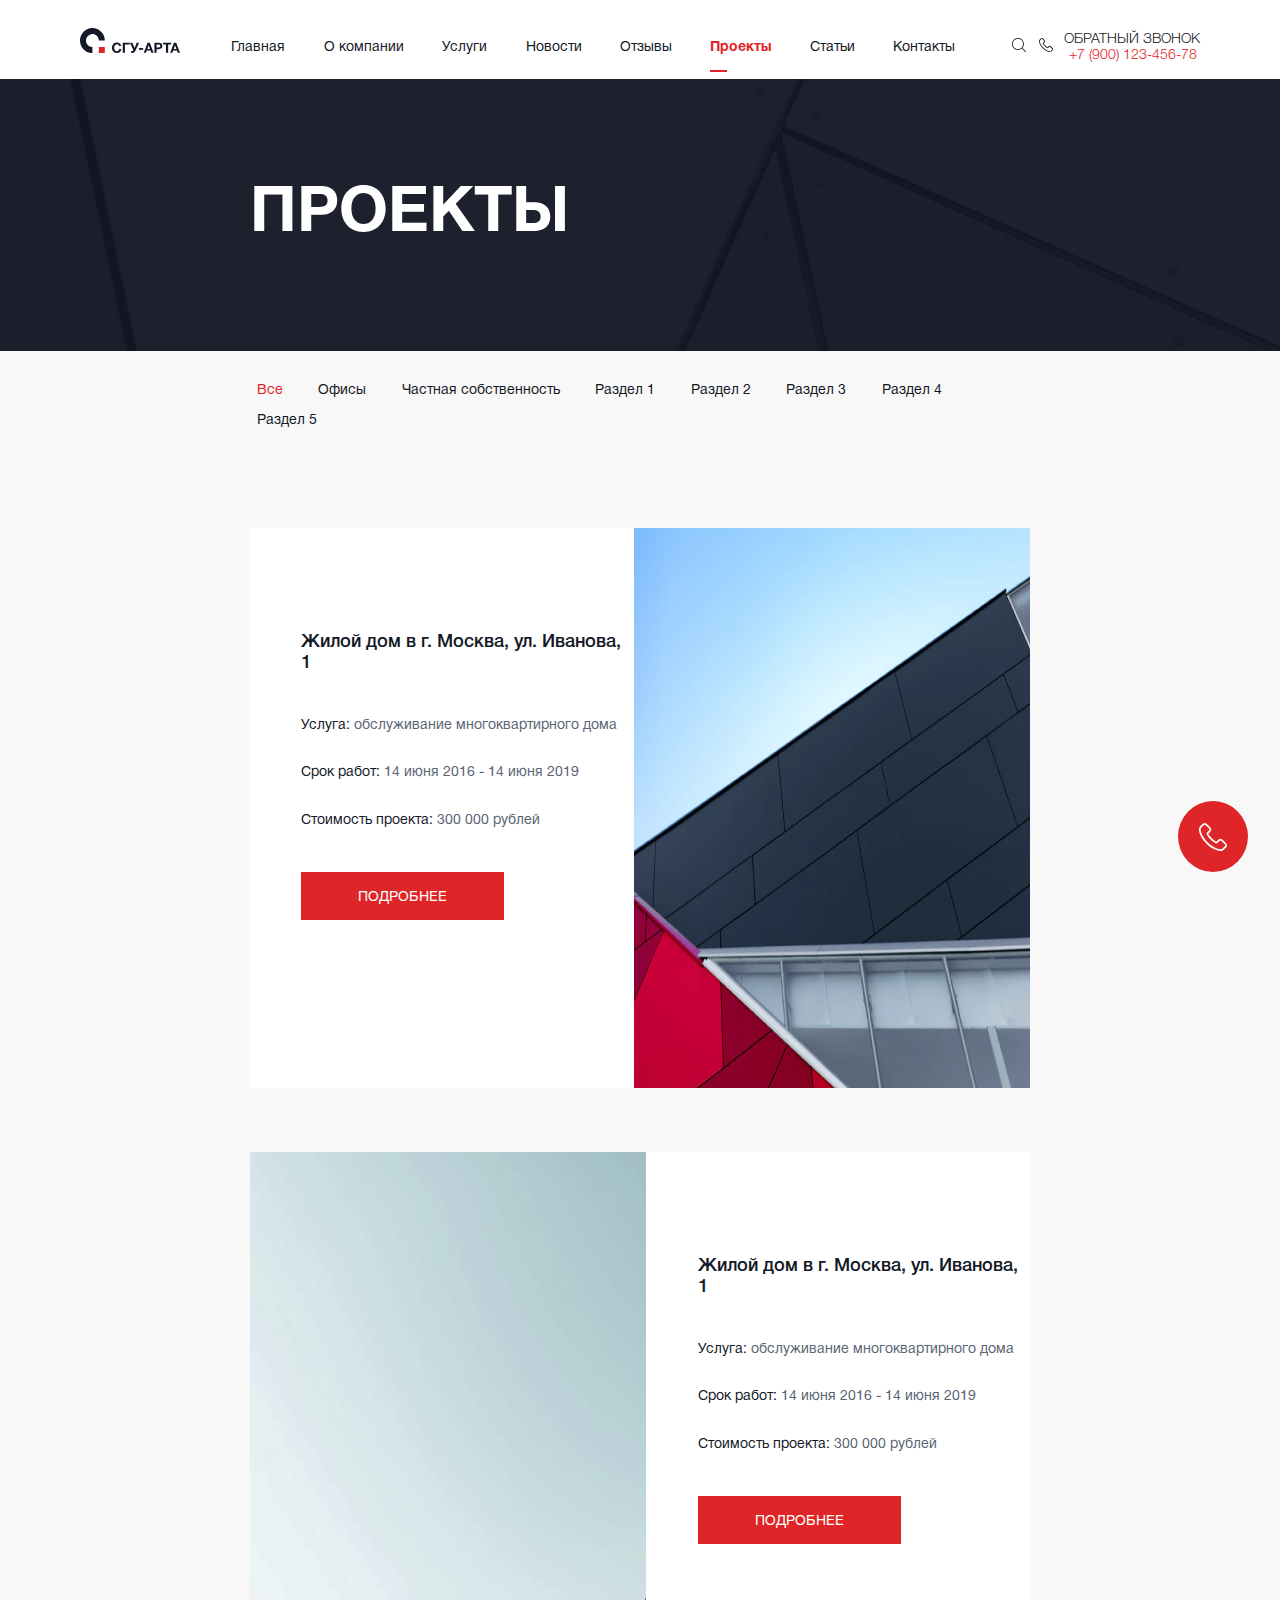
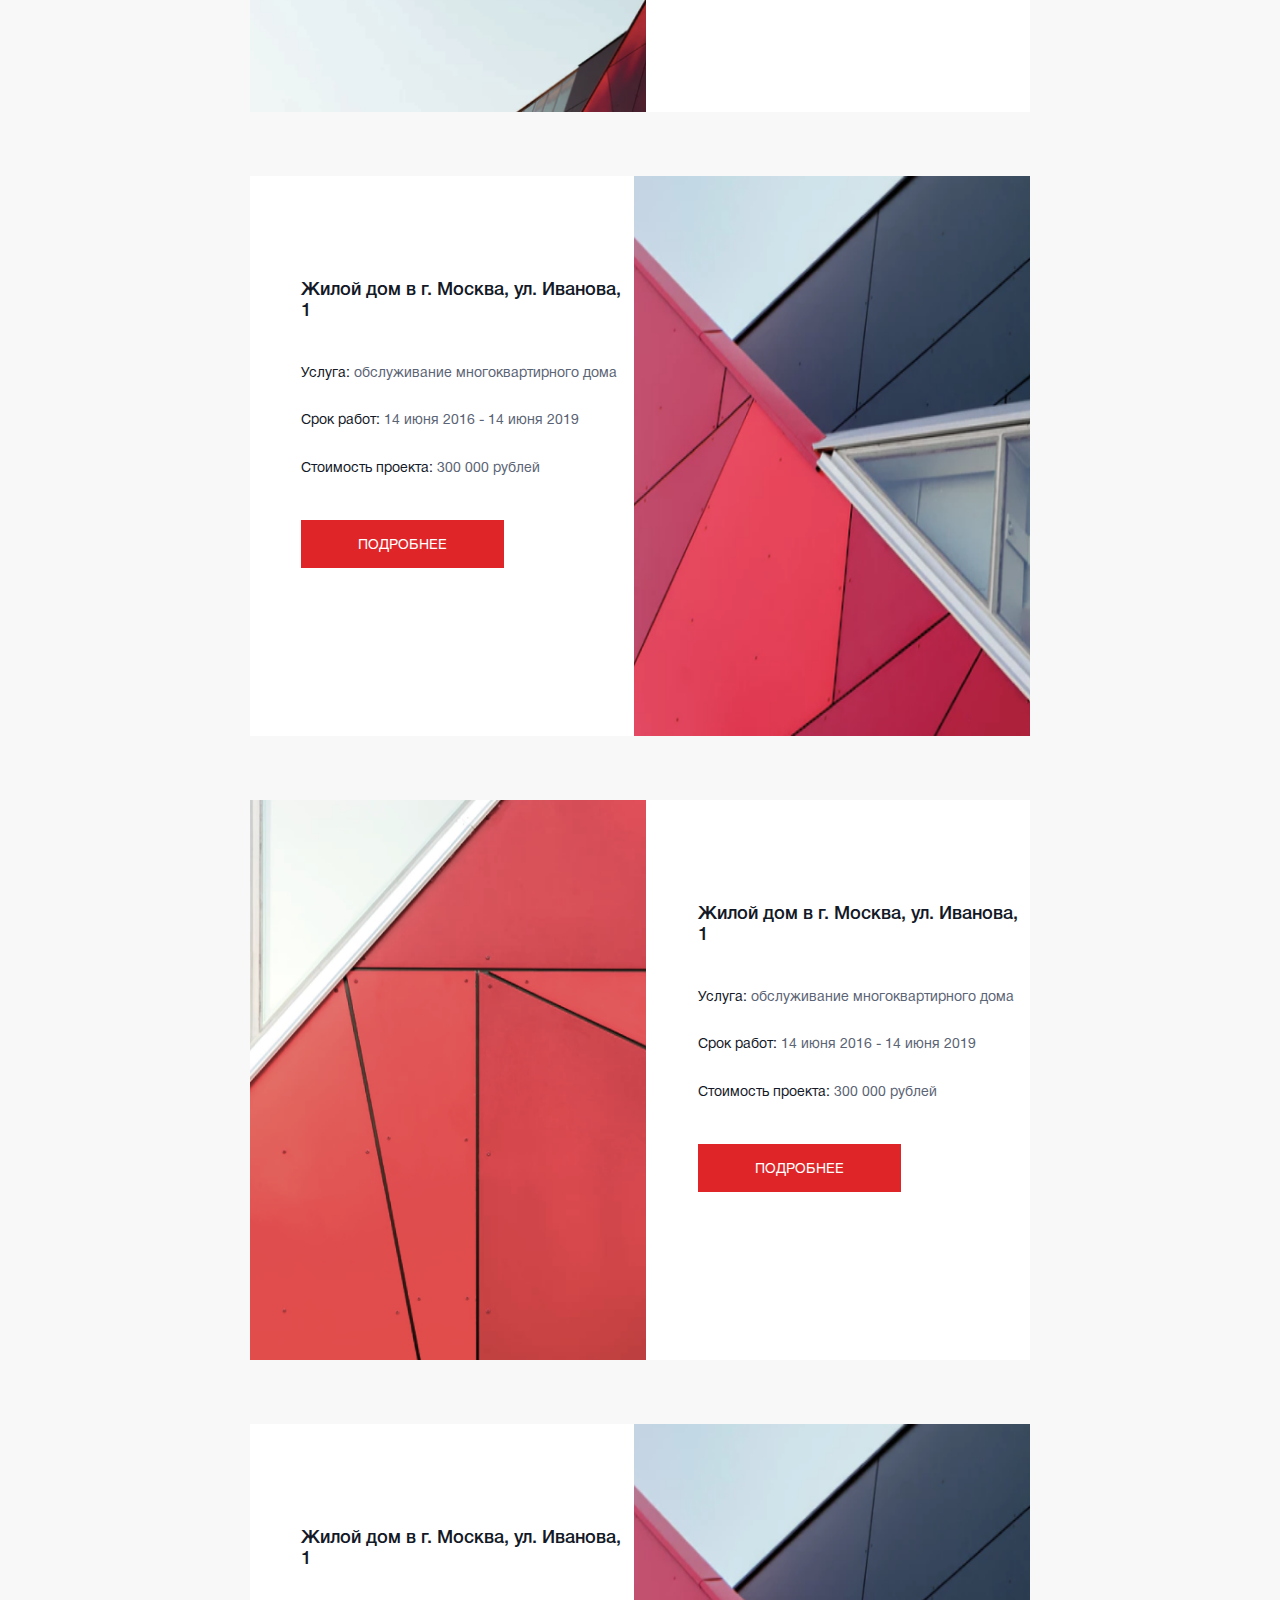
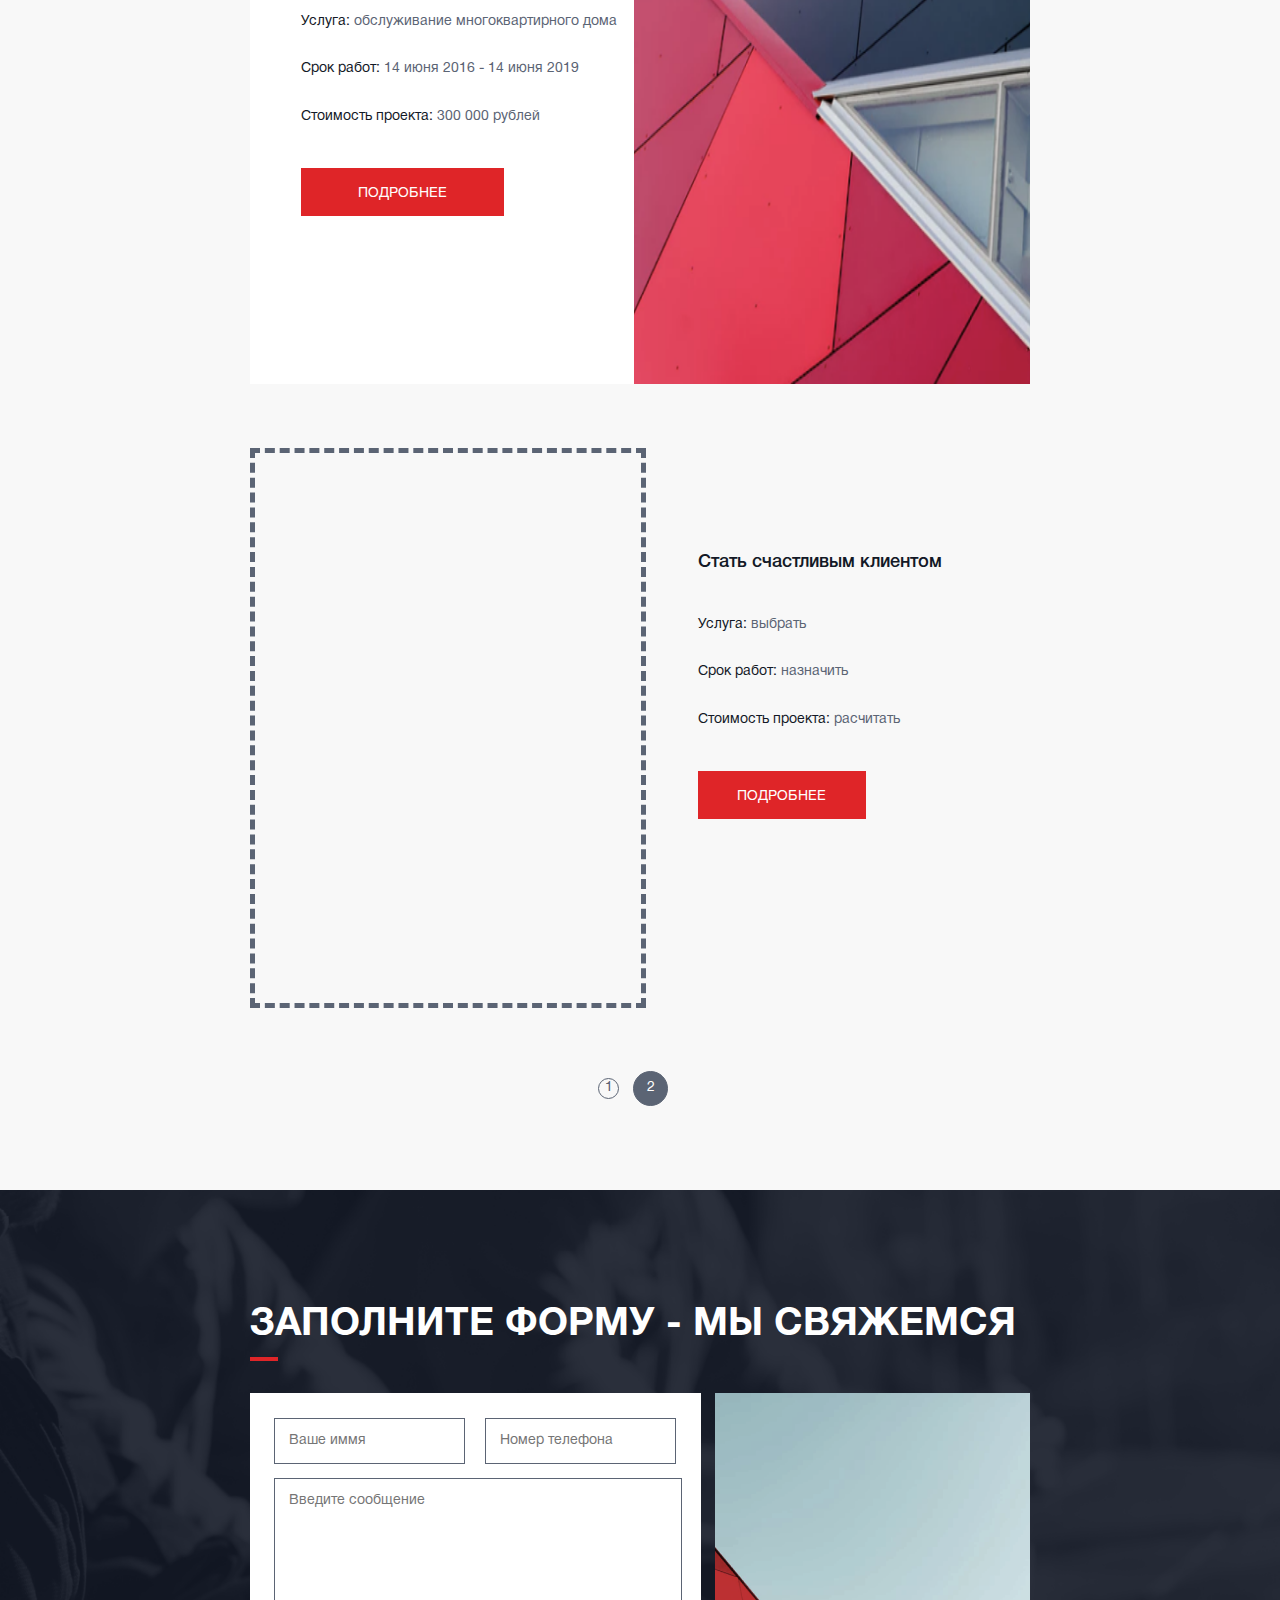
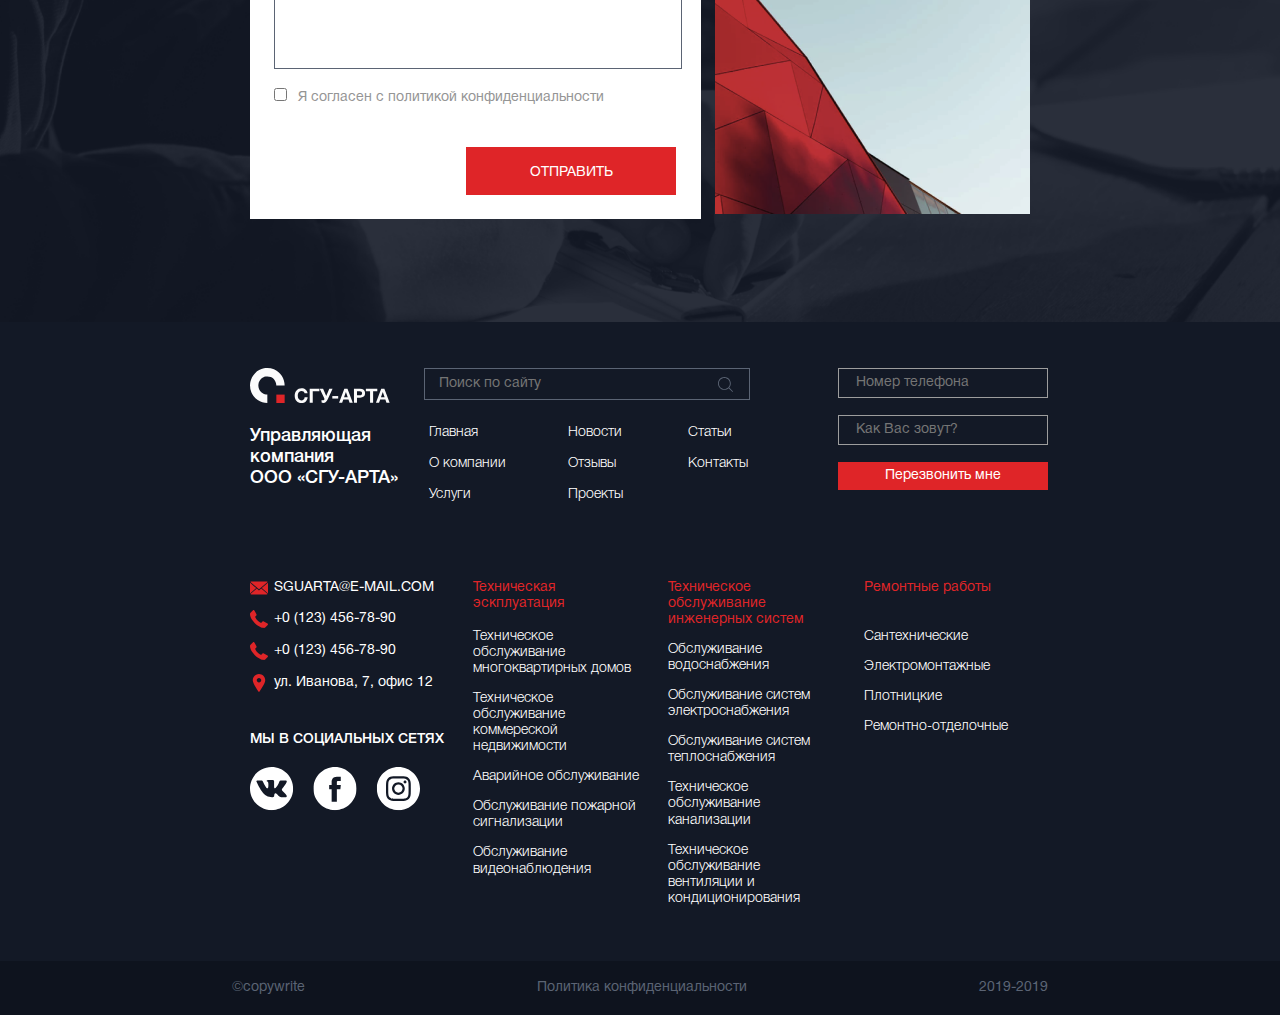
<file: projects.html>
<!DOCTYPE html>
<html lang="en">
<head>
    <meta charset="UTF-8">
    <meta name="viewport" content="width=device-width, initial-scale=1.0">
    <link rel="stylesheet" href="css/normalize.css">
    <link rel="stylesheet" href="css/components.css">
    <link rel="stylesheet" href="css/default.css">
    <link rel="stylesheet" href="css/media.css">
    <title>Проекты | СГУ-АРТА</title>
</head>
<body>
    <svg id="symbols" xmlns="http://www.w3.org/2000/svg" width="0" height="0">
        <symbol id="magnify">
            <path d="M14.8694 14.235L11.2242 10.5898C12.202 9.46563 12.794 7.99889 12.794 6.39579C12.794 2.86696 9.92373 0 6.39823 0C2.8694 0 0.00244141 2.87029 0.00244141 6.39579C0.00244141 9.92129 2.87273 12.7916 6.39823 12.7916C8.00133 12.7916 9.46807 12.1996 10.5922 11.2217L14.2375 14.867C14.3239 14.9534 14.4404 15 14.5534 15C14.6665 15 14.7829 14.9568 14.8694 14.867C15.0424 14.694 15.0424 14.408 14.8694 14.235ZM0.89712 6.39579C0.89712 3.36253 3.36497 0.898004 6.3949 0.898004C9.42816 0.898004 11.8927 3.36585 11.8927 6.39579C11.8927 9.42572 9.42816 11.8969 6.3949 11.8969C3.36497 11.8969 0.89712 9.42905 0.89712 6.39579Z"/>
        </symbol>
        <symbol id="phone">
            <path d="M12.6272 8.94153C12.2998 8.60215 11.9049 8.4207 11.4864 8.4207C11.0712 8.4207 10.6729 8.59879 10.332 8.93817L9.26545 9.99664C9.17769 9.9496 9.08994 9.90591 9.00556 9.86223C8.88405 9.80175 8.76929 9.74462 8.67141 9.68414C7.67233 9.05242 6.76439 8.22917 5.89357 7.16398C5.47167 6.63306 5.18815 6.18616 4.98226 5.73253C5.25903 5.48051 5.51555 5.21841 5.76532 4.9664C5.85982 4.87231 5.95433 4.77487 6.04884 4.68078C6.75764 3.97513 6.75764 3.06116 6.04884 2.35551L5.12739 1.43817C5.02276 1.33401 4.91475 1.22648 4.81349 1.11895C4.61098 0.910618 4.39834 0.695565 4.17895 0.493952C3.85155 0.171371 3.46002 0 3.04824 0C2.63646 0 2.23818 0.171371 1.90065 0.493952C1.89728 0.497312 1.89728 0.497312 1.8939 0.500672L0.746318 1.65323C0.314286 2.08333 0.0678927 2.60753 0.0138887 3.21573C-0.0671173 4.19691 0.223154 5.11089 0.445921 5.70901C0.992711 7.17742 1.80952 8.53831 3.02799 9.99664C4.50635 11.754 6.2851 13.1418 8.317 14.1196C9.09331 14.4859 10.1295 14.9194 11.2872 14.9933C11.3581 14.9966 11.4324 15 11.4999 15C12.2795 15 12.9343 14.7211 13.4474 14.1667C13.4508 14.1599 13.4575 14.1566 13.4609 14.1499C13.6364 13.9382 13.8389 13.7466 14.0516 13.5417C14.1967 13.4039 14.3452 13.2594 14.4903 13.1082C14.8245 12.7621 15 12.3589 15 11.9456C15 11.5289 14.8211 11.129 14.4802 10.793L12.6272 8.94153ZM13.8355 12.4798C13.8322 12.4798 13.8322 12.4832 13.8355 12.4798C13.7039 12.621 13.5689 12.7487 13.4238 12.8898C13.2044 13.0981 12.9816 13.3165 12.7723 13.5618C12.4314 13.9247 12.0298 14.0961 11.5032 14.0961C11.4526 14.0961 11.3986 14.0961 11.348 14.0927C10.3455 14.0289 9.41396 13.6391 8.71528 13.3065C6.80489 12.3858 5.12739 11.0786 3.73341 9.42204C2.58245 8.04099 1.8129 6.76411 1.30323 5.39315C0.989336 4.55645 0.874577 3.90457 0.925206 3.28965C0.958959 2.89651 1.11084 2.57056 1.39099 2.29167L2.54195 1.14583C2.70734 0.991263 2.88285 0.907258 3.05499 0.907258C3.26763 0.907258 3.43977 1.03495 3.54778 1.14247C3.55115 1.14583 3.55453 1.14919 3.5579 1.15255C3.76379 1.34409 3.95956 1.54234 4.16545 1.75403C4.27008 1.86156 4.37809 1.96909 4.48609 2.07997L5.40754 2.99731C5.76532 3.35349 5.76532 3.6828 5.40754 4.03898C5.30966 4.13643 5.21515 4.23387 5.11727 4.32796C4.83375 4.61694 4.56373 4.88575 4.27008 5.14785C4.26333 5.15457 4.25658 5.15793 4.2532 5.16465C3.96293 5.45363 4.01694 5.73589 4.07769 5.92742C4.08107 5.9375 4.08444 5.94758 4.08782 5.95766C4.32746 6.53562 4.66498 7.07997 5.17802 7.7285L5.1814 7.73186C6.11297 8.87433 7.09516 9.76478 8.17862 10.4469C8.317 10.5343 8.45876 10.6048 8.59377 10.672C8.71528 10.7325 8.83004 10.7897 8.92792 10.8501C8.94142 10.8569 8.95493 10.8669 8.96843 10.8737C9.08319 10.9308 9.19119 10.9577 9.30258 10.9577C9.58272 10.9577 9.75824 10.7829 9.81562 10.7258L10.9699 9.57661C11.0847 9.46237 11.267 9.3246 11.4796 9.3246C11.6889 9.3246 11.861 9.45565 11.9656 9.56989C11.969 9.57325 11.969 9.57325 11.9724 9.57661L13.8322 11.4281C14.1798 11.7708 14.1798 12.1237 13.8355 12.4798Z"/>
        </symbol>
    </svg>
    <header class="header">
        <a href="index.html">
            <img src="img/dark-logo.svg" alt="СГУ-АРТА" class="header__logo">
        </a>
        <nav class="header__navigation">
            <a href="index.html" class="link">Главная</a>
            <a href="about.html" class="link">О компании</a>
            <a href="service.html" class="link">Услуги</a>
            <a href="news.html" class="link">Новости</a>
            <a href="rates.html" class="link">Отзывы</a>
            <a href="projects.html" class="link header__active-link">Проекты</a>
            <a href="page.html" class="link">Статьи</a>
            <a href="contacts.html" class="link">Контакты</a>
        </nav>
        <div class="header__call-form">
            <button>
                <svg viewBox="0 0 15 15" width="15" height="15">
                    <use xlink:href="#magnify" fill="#131926"/>
                </svg>
            </button>
            <a href="call.html">
                <span class="phone">
                    <svg viewBox="0 0 15 15" width="15" height="15">
                        <use xlink:href="#phone" fill="#131926"/>
                    </svg>
                </span>
                <span class="header__make-call">
                    Обратный звонок <br>
                    <span class="header__number">+7 (900) 123-456-78</span>
                </span>
            </a>
        </div>
        <div class="mobile hamburger">
            <span class="hamburger__first-line"></span>
            <span class="hamburger__second-line"></span>
            <span class="hamburger__third-line"></span>
        </div>
    </header>
    <section class="page-title container">
        <h1 class="big-title">Проекты</h1>
    </section>

    <section class="page-navigation container">
        <nav>
            <a href="#" class="link page-navigation__active-link">Все</a>
            <a href="#" class="link">Офисы</a>
            <a href="#" class="link">Частная собственность</a>
            <a href="#" class="link">Раздел 1</a>
            <a href="#" class="link">Раздел 2</a>
            <a href="#" class="link">Раздел 3</a>
            <a href="#" class="link">Раздел 4</a>
            <a href="#" class="link">Раздел 5</a>
        </nav>
    </section>

    <main class="projects-content container with-pagination">
        <ul class="done-projects__list">
            <li class="done-projects__item">
                <div class="content">
                    <h3 class="small-title">Жилой дом в г. Москва, ул. Иванова, 1</h3>
                    <ul class="done-project__service">
                        <li class="main-text"><span>Услуга: </span> обслуживание многоквартирного дома</li>
                        <li class="main-text"><span>Срок работ: </span> 14 июня 2016 - 14 июня 2019</li>
                        <li class="main-text"><span>Стоимость проекта:</span> 300 000 рублей</li>
                    </ul>
                    <a href="project.html" class="btn-colored btn-medium">Подробнее</a>
                </div>
                <div class="img">
                    <img src="img/background-big.png" alt="">
                </div>
            </li>
            <li class="done-projects__item">
                <div class="content">
                    <h3 class="small-title">Жилой дом в г. Москва, ул. Иванова, 1</h3>
                    <ul class="done-project__service">
                        <li class="main-text"><span>Услуга: </span> обслуживание многоквартирного дома</li>
                        <li class="main-text"><span>Срок работ: </span> 14 июня 2016 - 14 июня 2019</li>
                        <li class="main-text"><span>Стоимость проекта:</span> 300 000 рублей</li>
                    </ul>
                    <a href="project.html" class="btn-colored btn-medium">Подробнее</a>
                </div>
                <div class="img">
                    <img src="img/background-small-2.png" alt="">
                </div>
            </li>
            <li class="done-projects__item">
                <div class="content">
                    <h3 class="small-title">Жилой дом в г. Москва, ул. Иванова, 1</h3>
                    <ul class="done-project__service">
                        <li class="main-text"><span>Услуга: </span> обслуживание многоквартирного дома</li>
                        <li class="main-text"><span>Срок работ: </span> 14 июня 2016 - 14 июня 2019</li>
                        <li class="main-text"><span>Стоимость проекта:</span> 300 000 рублей</li>
                    </ul>
                    <a href="project.html" class="btn-colored btn-medium">Подробнее</a>
                </div>
                <div class="img">
                    <img src="img/background-small.png" alt="">
                </div>
            </li>
            <li class="done-projects__item">
                <div class="content">
                    <h3 class="small-title">Жилой дом в г. Москва, ул. Иванова, 1</h3>
                    <ul class="done-project__service">
                        <li class="main-text"><span>Услуга: </span> обслуживание многоквартирного дома</li>
                        <li class="main-text"><span>Срок работ: </span> 14 июня 2016 - 14 июня 2019</li>
                        <li class="main-text"><span>Стоимость проекта:</span> 300 000 рублей</li>
                    </ul>
                    <a href="project.html" class="btn-colored btn-medium">Подробнее</a>
                </div>
                <div class="img">
                    <img src="img/abstract.png" alt="">
                </div>
            </li>
            <li class="done-projects__item">
                <div class="content">
                    <h3 class="small-title">Жилой дом в г. Москва, ул. Иванова, 1</h3>
                    <ul class="done-project__service">
                        <li class="main-text"><span>Услуга: </span> обслуживание многоквартирного дома</li>
                        <li class="main-text"><span>Срок работ: </span> 14 июня 2016 - 14 июня 2019</li>
                        <li class="main-text"><span>Стоимость проекта:</span> 300 000 рублей</li>
                    </ul>
                    <a href="project.html" class="btn-colored btn-medium">Подробнее</a>
                </div>
                <div class="img">
                    <img src="img/background-small.png" alt="">
                </div>
            </li>
            <li class="done-projects__item user-project">
                <div class="content">
                    <h3 class="small-title">Стать счастливым клиентом</h3>
                    <ul class="done-project__service">
                        <li class="main-text"><span>Услуга: </span> <a href="#" class="link">выбрать</a></li>
                        <li class="main-text"><span>Срок работ: </span> <a href="#" class="link">назначить</a></li>
                        <li class="main-text"><span>Стоимость проекта:</span> <a href="#" class="link">расчитать</a></li>
                    </ul>
                    <button class="btn-colored btn-medium">Подробнее</button>
                </div>
                <div class="img"></div>
            </li>
        </ul>
        <div class="pagination">
            <button class="pagination__btn">1</button>
            <button class="pagination__btn active-page">2</button>
        </div>
    </main>

    <section class="section-call-form container standart-section">
        <h2 class="medium-title with-border">Заполните форму - мы свяжемся</h2>
        <div class="content">
            <form method="POST" class="call-form-big">
                <div class="number-and-name">
                    <input type="text" class="name" placeholder="Ваше иммя">
                    <input type="text" class="phone-number" placeholder="Номер телефона">
                </div>
                <textarea cols="30" rows="10" class="message" placeholder="Введите сообщение"></textarea>
                <div>
                    <input type="checkbox" name="" id="call-form-big__agree-politic">
                    <label for="call-form-big__agree-politic">
                        Я согласен с политикой 
                        конфиденциальности
                    </label>
                    <button class="btn-colored btn-medium btn-request">Отправить</button>
                </div>
            </form>
            <div class="section-call-form__image">
                <img src="img/background-medium-2.png" alt="">
            </div>
        </div>
    </section>

    <a href="call.html" class="btn-colored btn-call">
        <svg viewBox="0 0 15 15">
            <use xlink:href="#phone" fill="#fff"/>
        </svg>
    </a>
    
    <footer class="footer">
        <div class="container">
            <div class="footer__site-info">
                <div class="footer__logo">
                    <img src="img/light-logo.svg" alt="СГУ-АРТА">
                    <h3 class="medium-text">
                        Управляющая компания <br>
                        ООО «СГУ-АРТА»
                    </h3>
                </div>

                <div class="footer__about-site">
                    <input type="text" class="footer__search" placeholder="Поиск по сайту">
                    <button class="footer__magnify_search">
                        <svg viewBox="0 0 15 15" width="15" fill="#5B6474" height="15">
                            <use xlink:href="#magnify" />
                        </svg>
                    </button>
                    <nav class="footer__navigation">
                        <a class="link" href="index.html">Главная</a>
                        <a class="link" href="about.html">О компании</a>
                        <a class="link" href="service.html">Услуги</a>
                        <a class="link" href="news.html">Новости</a>
                        <a class="link" href="rates.html">Отзывы</a>
                        <a class="link" href="projects.html">Проекты</a>
                        <a class="link" href="page.html">Статьи</a>
                        <a class="link" href="contacts.html">Контакты</a>
                    </nav>
                </div>

                <form method="POST" class="footer__call-form">
                    <input type="text" placeholder="Номер телефона">
                    <input type="text" placeholder="Как Вас зовут?">
                    <button class="footer__make-call btn-colored">Перезвонить мне</button>
                </form>
            </div>


            <div class="footer__company-info">
                <div class="footer__media">
                    <ul class="footer__contacts">
                        <li class="link">
                            <img src="img/envelope-red.svg" alt="">
                            <a href="mailto:SGUARTA@E-MAIL.COM">SGUARTA@E-MAIL.COM</a>
                        </li>
                        <li>
                            <img src="img/phone-red.svg" alt="">
                            +0 (123) 456-78-90
                        </li>
                        <li>
                            <img src="img/phone-red.svg" alt="">
                            +0 (123) 456-78-90
                        </li>
                        <li>
                            <img src="img/geolocation-red.svg" alt="">
                            ул. Иванова, 7, офис 12
                        </li>
                    </ul>
                    <h4 class="footer__social_title">мы в социальных сетях</h4>
                    <ul class="footer__social">
                        <li><a href="#"><img src="img/vk-footer.svg" alt=""></a></li>
                        <li><a href="#"><img src="img/facebook-footer.svg" alt=""></a></li>
                        <li><a href="#"><img src="img/instagram-footer.svg" alt=""></a></li>
                    </ul>
                </div>

                <div class="footer-about">
                    <p class="footer-about__title">Техническая эскплуатация</p>
                    <ul class="footer-about__list">
                        <li>Техническое обслуживание многоквартирных домов</li>
                        <li>Техническое обслуживание коммереской недвижимости</li>
                        <li>Аварийное обслуживание</li>
                        <li>Обслуживание пожарной сигнализации</li>
                        <li>Обслуживание видеонаблюдения</li>
                    </ul>
                </div>
                <div class="footer-about">
                    <p class="footer-about__title">Техническое обслуживание инженерных систем</p>
                    <ul class="footer-about__list">
                        <li>Обслуживание водоснабжения</li>
                        <li>Обслуживание систем электроснабжения</li>
                        <li>Обслуживание систем теплоснабжения</li>
                        <li>Техническое обслуживание канализации</li>
                        <li>Техническое обслуживание вентиляции и кондиционирования</li>
                    </ul>
                </div>
                <div class="footer-about">
                    <p class="footer-about__title">Ремонтные работы</p>
                    <ul class="footer-about__list">
                        <li>Сантехнические</li>
                        <li>Электромонтажные</li>
                        <li>Плотницкие</li>
                        <li>Ремонтно-отделочные</li>
                    </ul>
                </div>
            </div>
        </div>
        <div class="footer__copyright">
            <p>©copywrite</p>
            <a href="#">Политика конфиденциальности</a>
            <p>2019-2019</p>
        </div>
    </footer>
    <script src="js/script.js"></script>
</body>
</html>
</file>
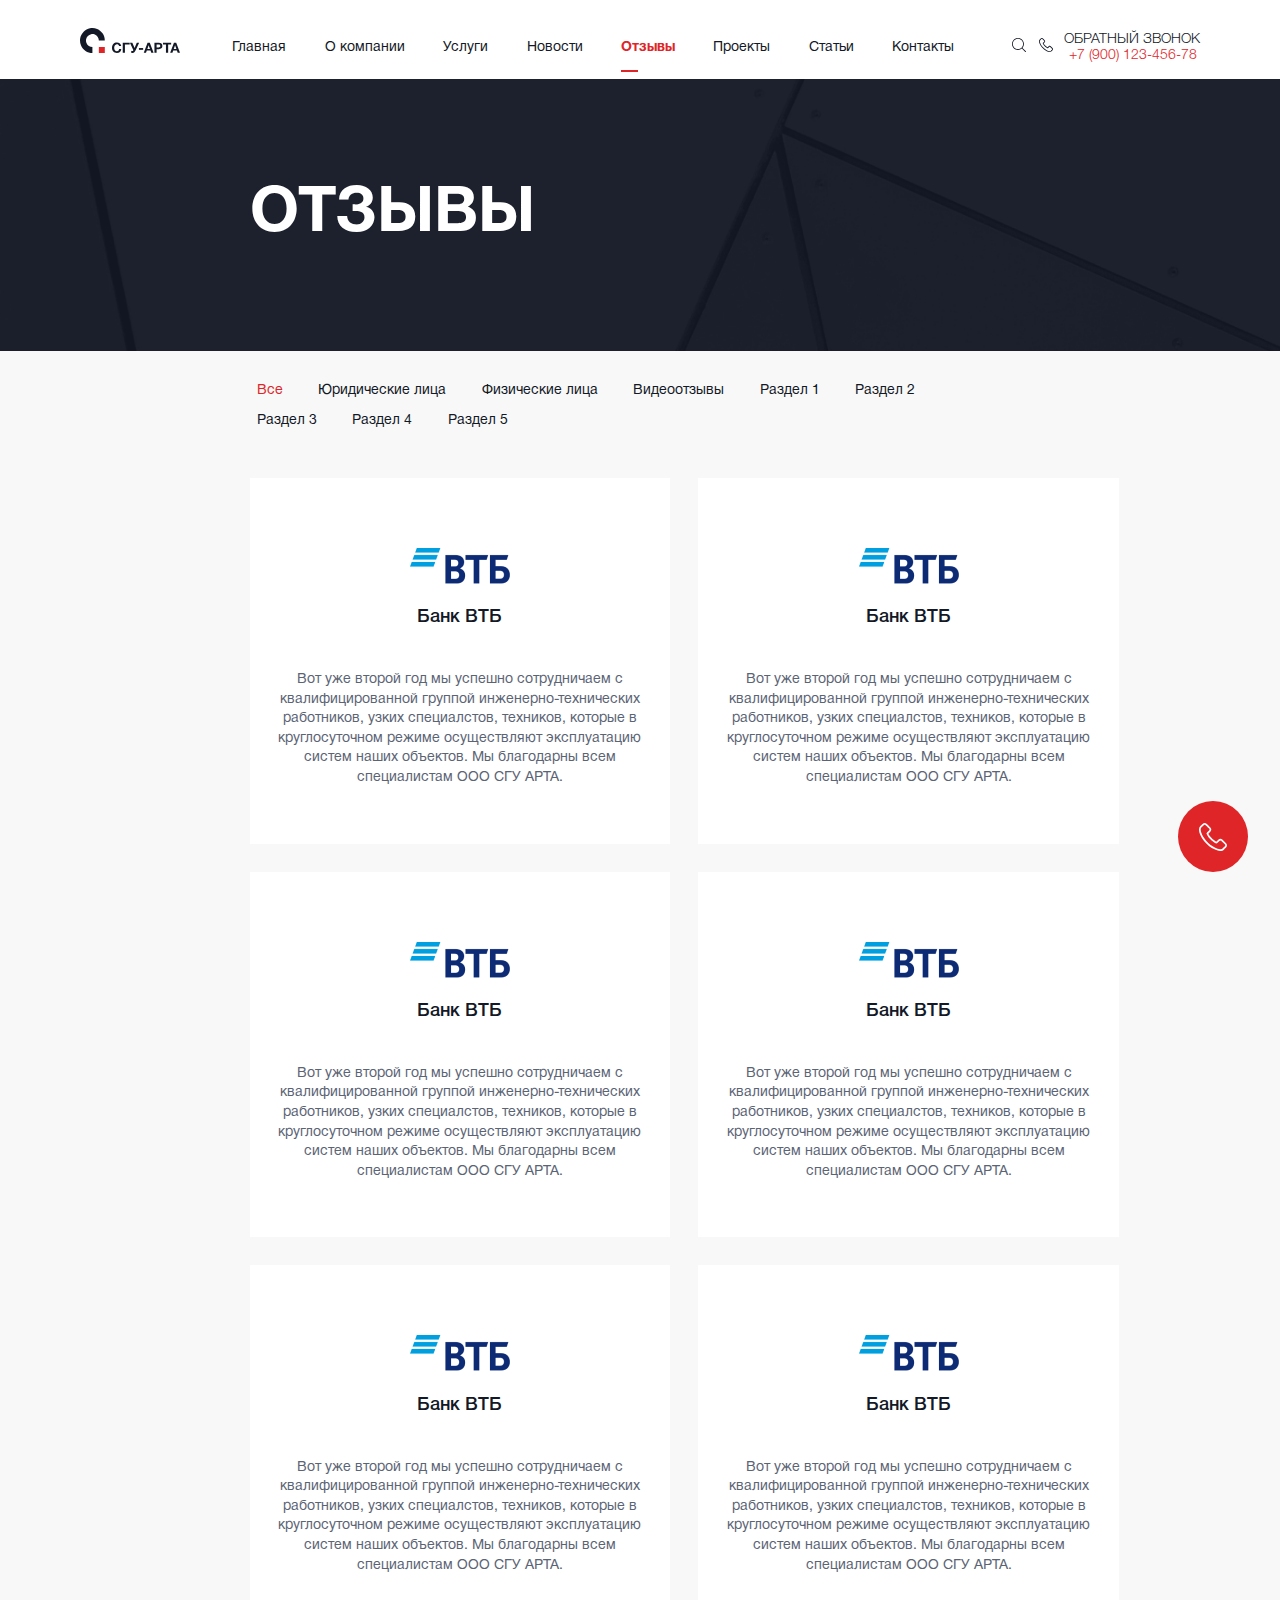
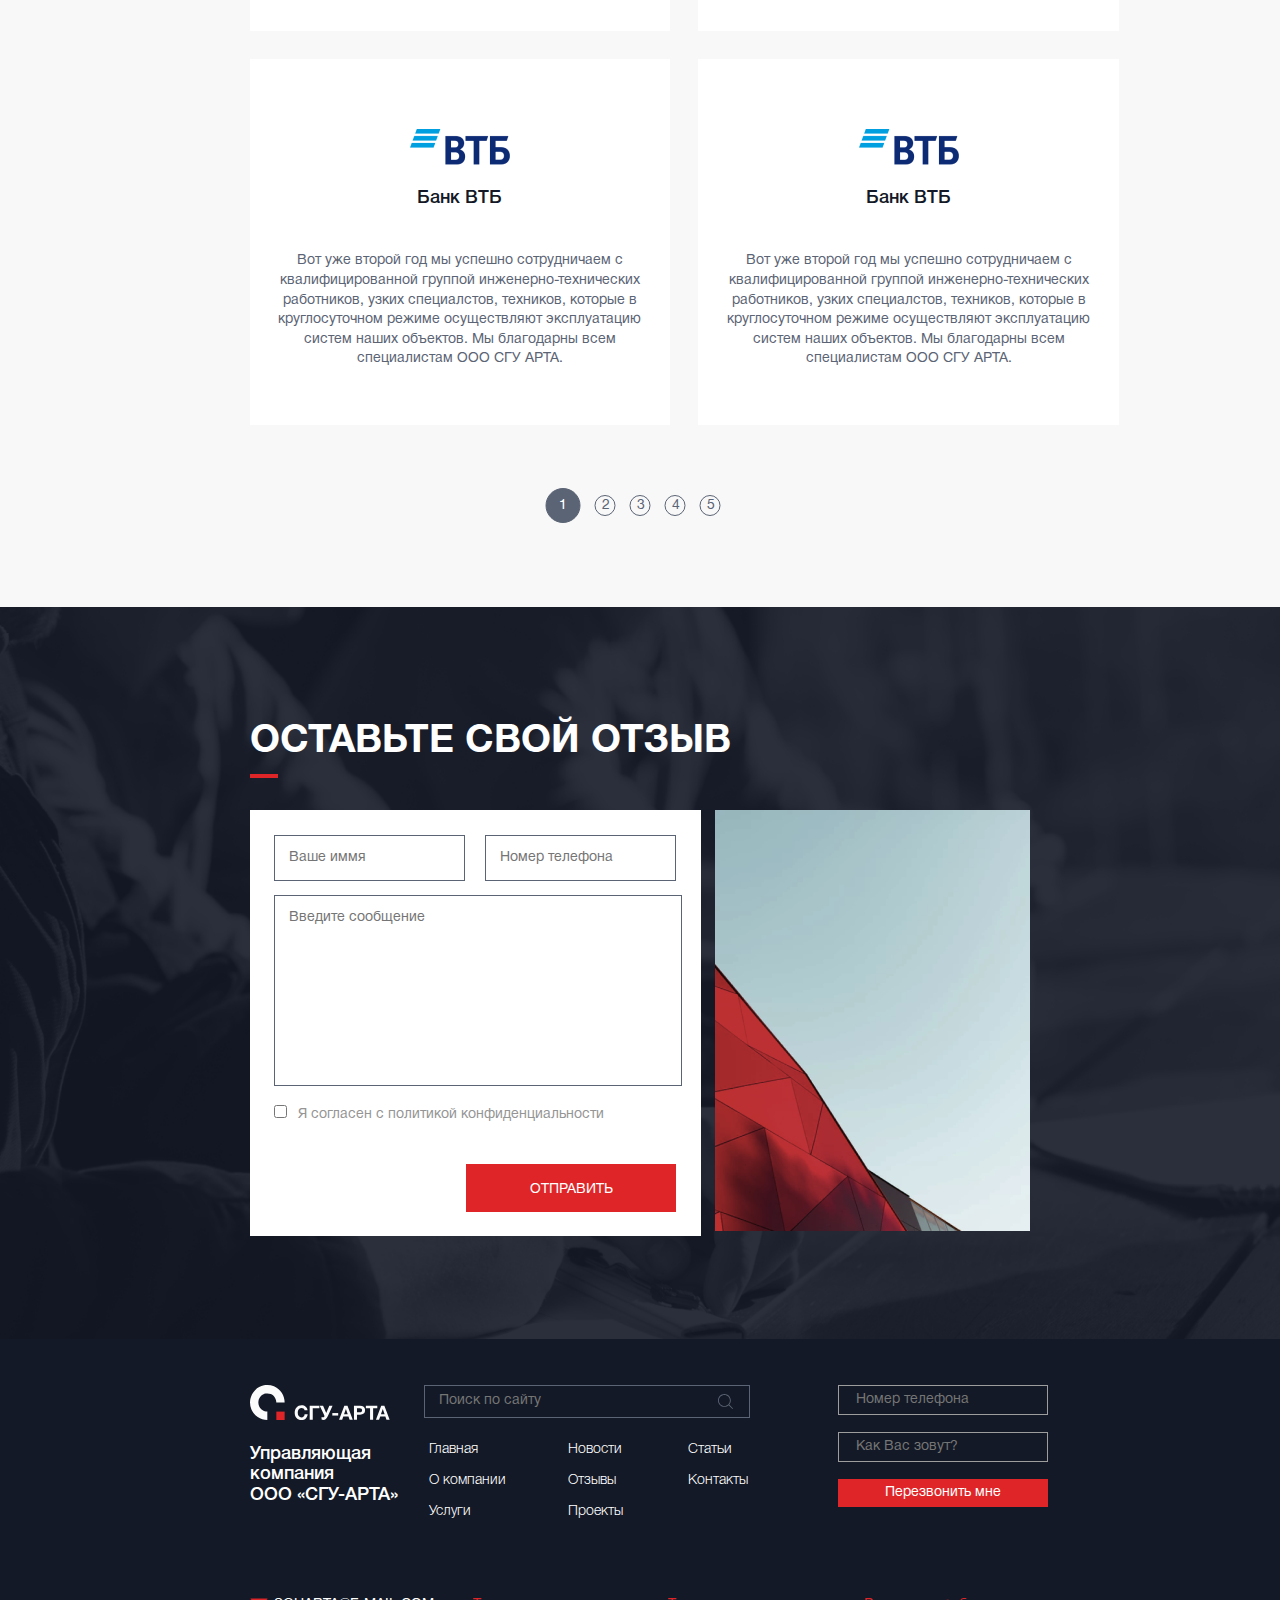
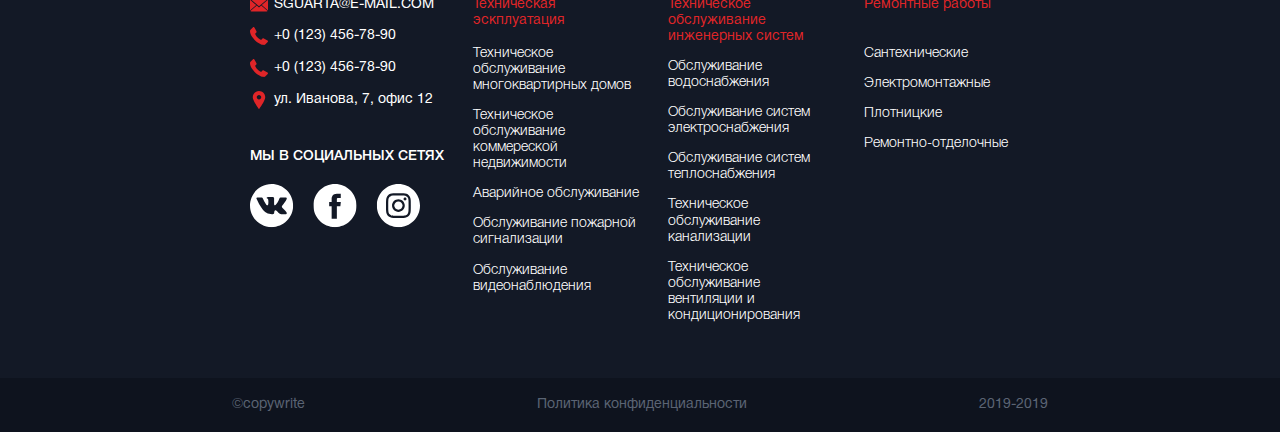
<file: rates.html>
<!DOCTYPE html>
<html lang="en">
<head>
    <meta charset="UTF-8">
    <meta name="viewport" content="width=device-width, initial-scale=1.0">
    <link rel="stylesheet" href="css/normalize.css">
    <link rel="stylesheet" href="css/components.css">
    <link rel="stylesheet" href="css/default.css">
    <link rel="stylesheet" href="css/media.css">
    <title>Отзывы | СГУ-АРТА</title>
</head>
<body>
    <svg id="symbols" xmlns="http://www.w3.org/2000/svg" width="0" height="0">
        <symbol id="magnify">
            <path d="M14.8694 14.235L11.2242 10.5898C12.202 9.46563 12.794 7.99889 12.794 6.39579C12.794 2.86696 9.92373 0 6.39823 0C2.8694 0 0.00244141 2.87029 0.00244141 6.39579C0.00244141 9.92129 2.87273 12.7916 6.39823 12.7916C8.00133 12.7916 9.46807 12.1996 10.5922 11.2217L14.2375 14.867C14.3239 14.9534 14.4404 15 14.5534 15C14.6665 15 14.7829 14.9568 14.8694 14.867C15.0424 14.694 15.0424 14.408 14.8694 14.235ZM0.89712 6.39579C0.89712 3.36253 3.36497 0.898004 6.3949 0.898004C9.42816 0.898004 11.8927 3.36585 11.8927 6.39579C11.8927 9.42572 9.42816 11.8969 6.3949 11.8969C3.36497 11.8969 0.89712 9.42905 0.89712 6.39579Z"/>
        </symbol>
        <symbol id="phone">
            <path d="M12.6272 8.94153C12.2998 8.60215 11.9049 8.4207 11.4864 8.4207C11.0712 8.4207 10.6729 8.59879 10.332 8.93817L9.26545 9.99664C9.17769 9.9496 9.08994 9.90591 9.00556 9.86223C8.88405 9.80175 8.76929 9.74462 8.67141 9.68414C7.67233 9.05242 6.76439 8.22917 5.89357 7.16398C5.47167 6.63306 5.18815 6.18616 4.98226 5.73253C5.25903 5.48051 5.51555 5.21841 5.76532 4.9664C5.85982 4.87231 5.95433 4.77487 6.04884 4.68078C6.75764 3.97513 6.75764 3.06116 6.04884 2.35551L5.12739 1.43817C5.02276 1.33401 4.91475 1.22648 4.81349 1.11895C4.61098 0.910618 4.39834 0.695565 4.17895 0.493952C3.85155 0.171371 3.46002 0 3.04824 0C2.63646 0 2.23818 0.171371 1.90065 0.493952C1.89728 0.497312 1.89728 0.497312 1.8939 0.500672L0.746318 1.65323C0.314286 2.08333 0.0678927 2.60753 0.0138887 3.21573C-0.0671173 4.19691 0.223154 5.11089 0.445921 5.70901C0.992711 7.17742 1.80952 8.53831 3.02799 9.99664C4.50635 11.754 6.2851 13.1418 8.317 14.1196C9.09331 14.4859 10.1295 14.9194 11.2872 14.9933C11.3581 14.9966 11.4324 15 11.4999 15C12.2795 15 12.9343 14.7211 13.4474 14.1667C13.4508 14.1599 13.4575 14.1566 13.4609 14.1499C13.6364 13.9382 13.8389 13.7466 14.0516 13.5417C14.1967 13.4039 14.3452 13.2594 14.4903 13.1082C14.8245 12.7621 15 12.3589 15 11.9456C15 11.5289 14.8211 11.129 14.4802 10.793L12.6272 8.94153ZM13.8355 12.4798C13.8322 12.4798 13.8322 12.4832 13.8355 12.4798C13.7039 12.621 13.5689 12.7487 13.4238 12.8898C13.2044 13.0981 12.9816 13.3165 12.7723 13.5618C12.4314 13.9247 12.0298 14.0961 11.5032 14.0961C11.4526 14.0961 11.3986 14.0961 11.348 14.0927C10.3455 14.0289 9.41396 13.6391 8.71528 13.3065C6.80489 12.3858 5.12739 11.0786 3.73341 9.42204C2.58245 8.04099 1.8129 6.76411 1.30323 5.39315C0.989336 4.55645 0.874577 3.90457 0.925206 3.28965C0.958959 2.89651 1.11084 2.57056 1.39099 2.29167L2.54195 1.14583C2.70734 0.991263 2.88285 0.907258 3.05499 0.907258C3.26763 0.907258 3.43977 1.03495 3.54778 1.14247C3.55115 1.14583 3.55453 1.14919 3.5579 1.15255C3.76379 1.34409 3.95956 1.54234 4.16545 1.75403C4.27008 1.86156 4.37809 1.96909 4.48609 2.07997L5.40754 2.99731C5.76532 3.35349 5.76532 3.6828 5.40754 4.03898C5.30966 4.13643 5.21515 4.23387 5.11727 4.32796C4.83375 4.61694 4.56373 4.88575 4.27008 5.14785C4.26333 5.15457 4.25658 5.15793 4.2532 5.16465C3.96293 5.45363 4.01694 5.73589 4.07769 5.92742C4.08107 5.9375 4.08444 5.94758 4.08782 5.95766C4.32746 6.53562 4.66498 7.07997 5.17802 7.7285L5.1814 7.73186C6.11297 8.87433 7.09516 9.76478 8.17862 10.4469C8.317 10.5343 8.45876 10.6048 8.59377 10.672C8.71528 10.7325 8.83004 10.7897 8.92792 10.8501C8.94142 10.8569 8.95493 10.8669 8.96843 10.8737C9.08319 10.9308 9.19119 10.9577 9.30258 10.9577C9.58272 10.9577 9.75824 10.7829 9.81562 10.7258L10.9699 9.57661C11.0847 9.46237 11.267 9.3246 11.4796 9.3246C11.6889 9.3246 11.861 9.45565 11.9656 9.56989C11.969 9.57325 11.969 9.57325 11.9724 9.57661L13.8322 11.4281C14.1798 11.7708 14.1798 12.1237 13.8355 12.4798Z"/>
        </symbol>
    </svg>
    <header class="header">
        <a href="index.html">
            <img src="img/dark-logo.svg" alt="СГУ-АРТА" class="header__logo">
        </a>
        <nav class="header__navigation">
            <a href="index.html" class="link">Главная</a>
            <a href="about.html" class="link">О компании</a>
            <a href="service.html" class="link">Услуги</a>
            <a href="news.html" class="link">Новости</a>
            <a href="rates.html" class="link header__active-link">Отзывы</a>
            <a href="projects.html" class="link">Проекты</a>
            <a href="page.html" class="link">Статьи</a>
            <a href="contacts.html" class="link">Контакты</a>
        </nav>
        <div class="header__call-form">
            <button>
                <svg viewBox="0 0 15 15" width="15" height="15">
                    <use xlink:href="#magnify" fill="#131926"/>
                </svg>
            </button>
            <a href="call.html">
                <span class="phone">
                    <svg viewBox="0 0 15 15" width="15" height="15">
                        <use xlink:href="#phone" fill="#131926"/>
                    </svg>
                </span>
                <span class="header__make-call">
                    Обратный звонок <br>
                    <span class="header__number">+7 (900) 123-456-78</span>
                </span>
            </a>
        </div>
        <div class="mobile hamburger">
            <span class="hamburger__first-line"></span>
            <span class="hamburger__second-line"></span>
            <span class="hamburger__third-line"></span>
        </div>
    </header>
    <section class="page-title container">
        <h1 class="big-title">Отзывы</h1>
    </section>

    <section class="page-navigation container">
        <nav>
            <a href="#" class="link page-navigation__active-link">Все</a>
            <a href="#" class="link">Юридические лица</a>
            <a href="#" class="link">Физические лица</a>
            <a href="#" class="link">Видеоотзывы</a>
            <a href="#" class="link">Раздел 1</a>
            <a href="#" class="link">Раздел 2</a>
            <a href="#" class="link">Раздел 3</a>
            <a href="#" class="link">Раздел 4</a>
            <a href="#" class="link">Раздел 5</a>
        </nav>
    </section>

    <div class="rates-small container with-pagination">
        <ul class="rates-small__list">
            <li class="rate-form-small">
                <img src="img/vtb-logo.png" alt="ВТБ">
                <h3 class="small-title">Банк ВТБ</h3>
                <p class="main-text">
                    Вот уже второй год мы успешно сотрудничаем с квалифицированной 
                    группой инженерно-технических работников, узких специалстов, техников, 
                    которые в круглосуточном режиме осуществляют эксплуатацию систем наших 
                    объектов. Мы благодарны всем специалистам ООО СГУ АРТА.
                </p>
            </li>
            <li class="rate-form-small">
                <img src="img/vtb-logo.png" alt="ВТБ">
                <h3 class="small-title">Банк ВТБ</h3>
                <p class="main-text">
                    Вот уже второй год мы успешно сотрудничаем с квалифицированной 
                    группой инженерно-технических работников, узких специалстов, техников, 
                    которые в круглосуточном режиме осуществляют эксплуатацию систем наших 
                    объектов. Мы благодарны всем специалистам ООО СГУ АРТА.
                </p>
            </li>
            <li class="rate-form-small">
                <img src="img/vtb-logo.png" alt="ВТБ">
                <h3 class="small-title">Банк ВТБ</h3>
                <p class="main-text">
                    Вот уже второй год мы успешно сотрудничаем с квалифицированной 
                    группой инженерно-технических работников, узких специалстов, техников, 
                    которые в круглосуточном режиме осуществляют эксплуатацию систем наших 
                    объектов. Мы благодарны всем специалистам ООО СГУ АРТА.
                </p>
            </li>
            <li class="rate-form-small">
                <img src="img/vtb-logo.png" alt="ВТБ">
                <h3 class="small-title">Банк ВТБ</h3>
                <p class="main-text">
                    Вот уже второй год мы успешно сотрудничаем с квалифицированной 
                    группой инженерно-технических работников, узких специалстов, техников, 
                    которые в круглосуточном режиме осуществляют эксплуатацию систем наших 
                    объектов. Мы благодарны всем специалистам ООО СГУ АРТА.
                </p>
            </li>
            <li class="rate-form-small">
                <img src="img/vtb-logo.png" alt="ВТБ">
                <h3 class="small-title">Банк ВТБ</h3>
                <p class="main-text">
                    Вот уже второй год мы успешно сотрудничаем с квалифицированной 
                    группой инженерно-технических работников, узких специалстов, техников, 
                    которые в круглосуточном режиме осуществляют эксплуатацию систем наших 
                    объектов. Мы благодарны всем специалистам ООО СГУ АРТА.
                </p>
            </li>
            <li class="rate-form-small">
                <img src="img/vtb-logo.png" alt="ВТБ">
                <h3 class="small-title">Банк ВТБ</h3>
                <p class="main-text">
                    Вот уже второй год мы успешно сотрудничаем с квалифицированной 
                    группой инженерно-технических работников, узких специалстов, техников, 
                    которые в круглосуточном режиме осуществляют эксплуатацию систем наших 
                    объектов. Мы благодарны всем специалистам ООО СГУ АРТА.
                </p>
            </li>
            <li class="rate-form-small">
                <img src="img/vtb-logo.png" alt="ВТБ">
                <h3 class="small-title">Банк ВТБ</h3>
                <p class="main-text">
                    Вот уже второй год мы успешно сотрудничаем с квалифицированной 
                    группой инженерно-технических работников, узких специалстов, техников, 
                    которые в круглосуточном режиме осуществляют эксплуатацию систем наших 
                    объектов. Мы благодарны всем специалистам ООО СГУ АРТА.
                </p>
            </li>
            <li class="rate-form-small">
                <img src="img/vtb-logo.png" alt="ВТБ">
                <h3 class="small-title">Банк ВТБ</h3>
                <p class="main-text">
                    Вот уже второй год мы успешно сотрудничаем с квалифицированной 
                    группой инженерно-технических работников, узких специалстов, техников, 
                    которые в круглосуточном режиме осуществляют эксплуатацию систем наших 
                    объектов. Мы благодарны всем специалистам ООО СГУ АРТА.
                </p>
            </li>
        </ul>
        <div class="pagination">
            <button class="pagination__btn active-page">1</button>
            <button class="pagination__btn">2</button>
            <button class="pagination__btn">3</button>
            <button class="pagination__btn">4</button>
            <button class="pagination__btn">5</button>
        </div>
    </div>

    <section class="section-call-form container standart-section">
        <h2 class="medium-title with-border">Оставьте свой отзыв</h2>
        <div class="content">
            <form method="POST" class="call-form-big">
                <div class="number-and-name">
                    <input type="text" class="name" placeholder="Ваше иммя">
                    <input type="text" class="phone-number" placeholder="Номер телефона">
                </div>
                <textarea cols="30" rows="10" class="message" placeholder="Введите сообщение"></textarea>
                <div>
                    <input type="checkbox" name="" id="call-form-big__agree-politic">
                    <label for="call-form-big__agree-politic">
                        Я согласен с политикой 
                        конфиденциальности
                    </label>
                    <button class="btn-colored btn-medium btn-request">Отправить</button>
                </div>
            </form>
            <div class="section-call-form__image">
                <img src="img/background-medium-2.png" alt="">
            </div>
        </div>
    </section>
    
    <a href="call.html" class="btn-colored btn-call">
        <svg viewBox="0 0 15 15">
            <use xlink:href="#phone" fill="#fff"/>
        </svg>
    </a>

    <footer class="footer">
        <div class="container">
            <div class="footer__site-info">
                <div class="footer__logo">
                    <img src="img/light-logo.svg" alt="СГУ-АРТА">
                    <h3 class="medium-text">
                        Управляющая компания <br>
                        ООО «СГУ-АРТА»
                    </h3>
                </div>

                <div class="footer__about-site">
                    <input type="text" class="footer__search" placeholder="Поиск по сайту">
                    <button class="footer__magnify_search">
                        <svg viewBox="0 0 15 15" width="15" fill="#5B6474" height="15">
                            <use xlink:href="#magnify" />
                        </svg>
                    </button>
                    <nav class="footer__navigation">
                        <a class="link" href="index.html">Главная</a>
                        <a class="link" href="about.html">О компании</a>
                        <a class="link" href="service.html">Услуги</a>
                        <a class="link" href="news.html">Новости</a>
                        <a class="link" href="rates.html">Отзывы</a>
                        <a class="link" href="projects.html">Проекты</a>
                        <a class="link" href="page.html">Статьи</a>
                        <a class="link" href="contacts.html">Контакты</a>
                    </nav>
                </div>

                <form method="POST" class="footer__call-form">
                    <input type="text" placeholder="Номер телефона">
                    <input type="text" placeholder="Как Вас зовут?">
                    <button class="footer__make-call btn-colored">Перезвонить мне</button>
                </form>
            </div>


            <div class="footer__company-info">
                <div class="footer__media">
                    <ul class="footer__contacts">
                        <li class="link">
                            <img src="img/envelope-red.svg" alt="">
                            <a href="mailto:SGUARTA@E-MAIL.COM">SGUARTA@E-MAIL.COM</a>
                        </li>
                        <li>
                            <img src="img/phone-red.svg" alt="">
                            +0 (123) 456-78-90
                        </li>
                        <li>
                            <img src="img/phone-red.svg" alt="">
                            +0 (123) 456-78-90
                        </li>
                        <li>
                            <img src="img/geolocation-red.svg" alt="">
                            ул. Иванова, 7, офис 12
                        </li>
                    </ul>
                    <h4 class="footer__social_title">мы в социальных сетях</h4>
                    <ul class="footer__social">
                        <li><a href="#"><img src="img/vk-footer.svg" alt=""></a></li>
                        <li><a href="#"><img src="img/facebook-footer.svg" alt=""></a></li>
                        <li><a href="#"><img src="img/instagram-footer.svg" alt=""></a></li>
                    </ul>
                </div>

                <div class="footer-about">
                    <p class="footer-about__title">Техническая эскплуатация</p>
                    <ul class="footer-about__list">
                        <li>Техническое обслуживание многоквартирных домов</li>
                        <li>Техническое обслуживание коммереской недвижимости</li>
                        <li>Аварийное обслуживание</li>
                        <li>Обслуживание пожарной сигнализации</li>
                        <li>Обслуживание видеонаблюдения</li>
                    </ul>
                </div>
                <div class="footer-about">
                    <p class="footer-about__title">Техническое обслуживание инженерных систем</p>
                    <ul class="footer-about__list">
                        <li>Обслуживание водоснабжения</li>
                        <li>Обслуживание систем электроснабжения</li>
                        <li>Обслуживание систем теплоснабжения</li>
                        <li>Техническое обслуживание канализации</li>
                        <li>Техническое обслуживание вентиляции и кондиционирования</li>
                    </ul>
                </div>
                <div class="footer-about">
                    <p class="footer-about__title">Ремонтные работы</p>
                    <ul class="footer-about__list">
                        <li>Сантехнические</li>
                        <li>Электромонтажные</li>
                        <li>Плотницкие</li>
                        <li>Ремонтно-отделочные</li>
                    </ul>
                </div>
            </div>
        </div>
        <div class="footer__copyright">
            <p>©copywrite</p>
            <a href="#">Политика конфиденциальности</a>
            <p>2019-2019</p>
        </div>
    </footer>
    <script src="js/script.js"></script>
</body>
</html>
</file>
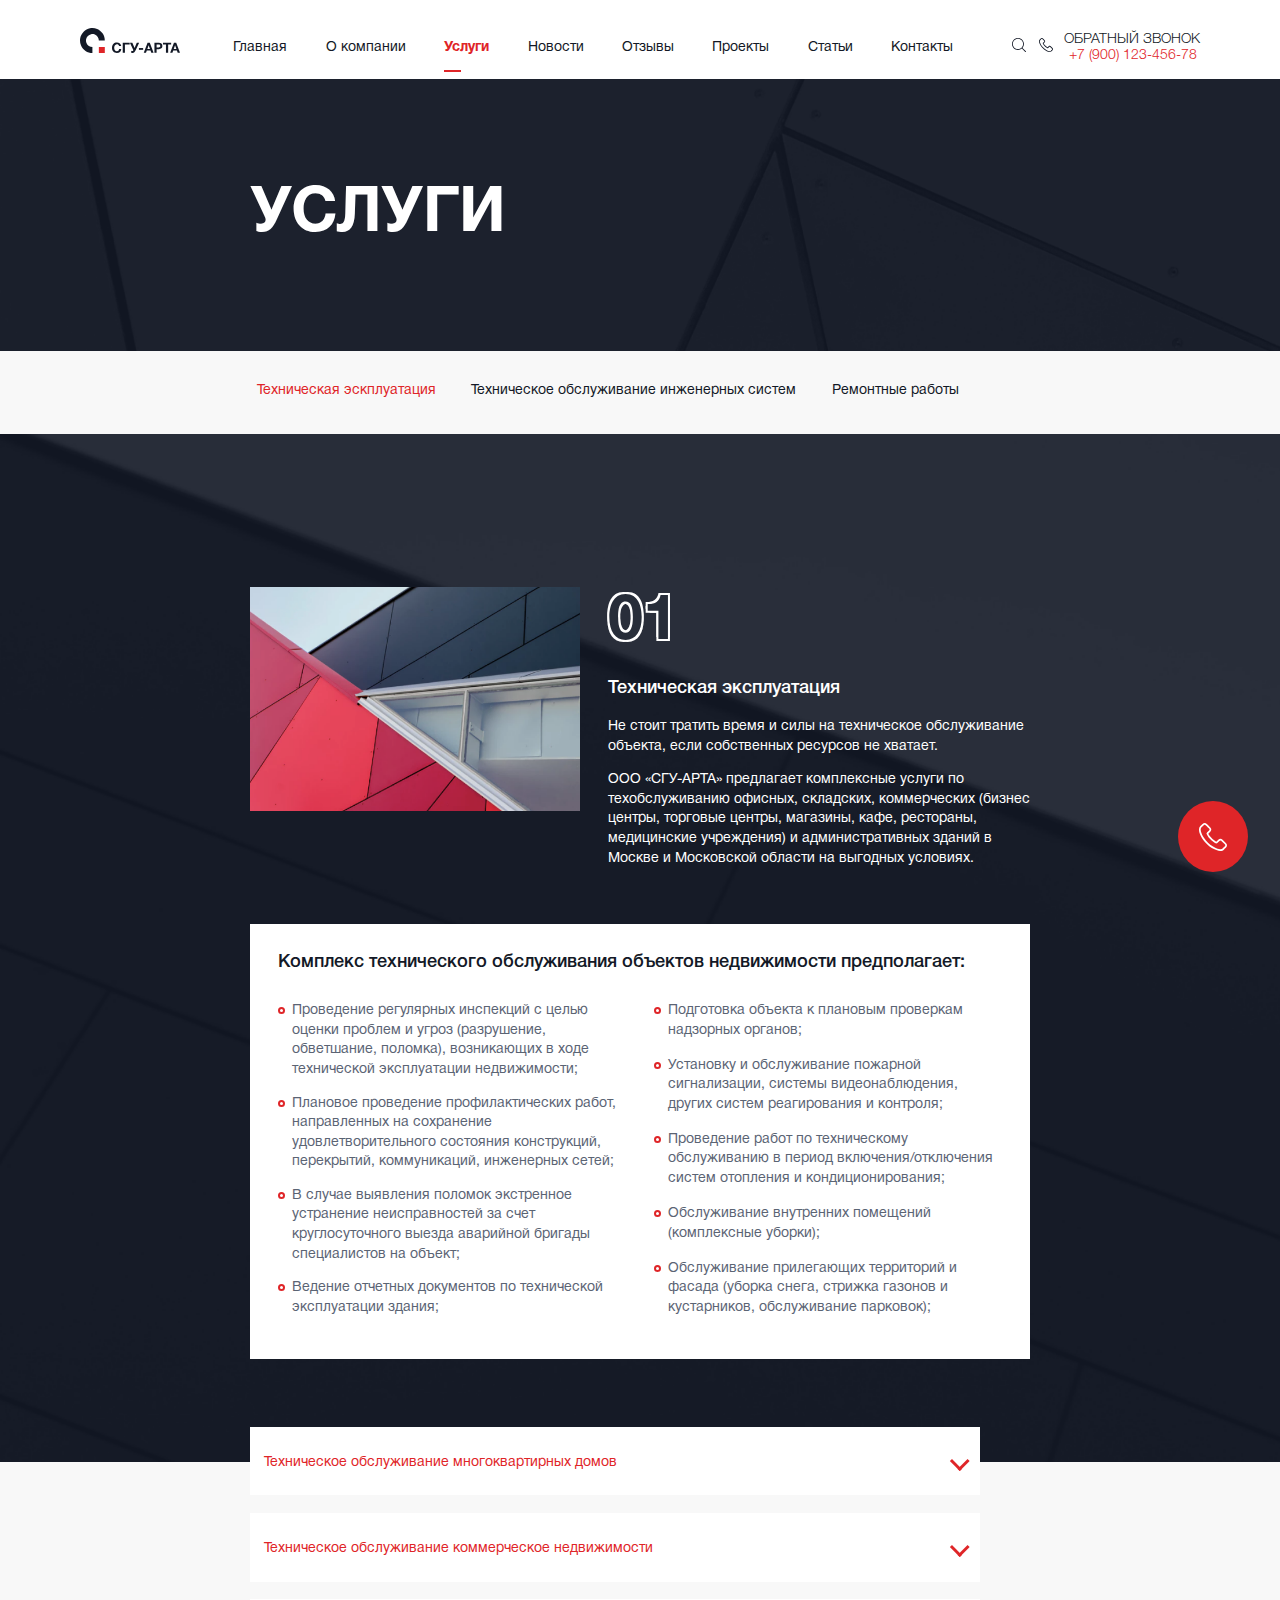
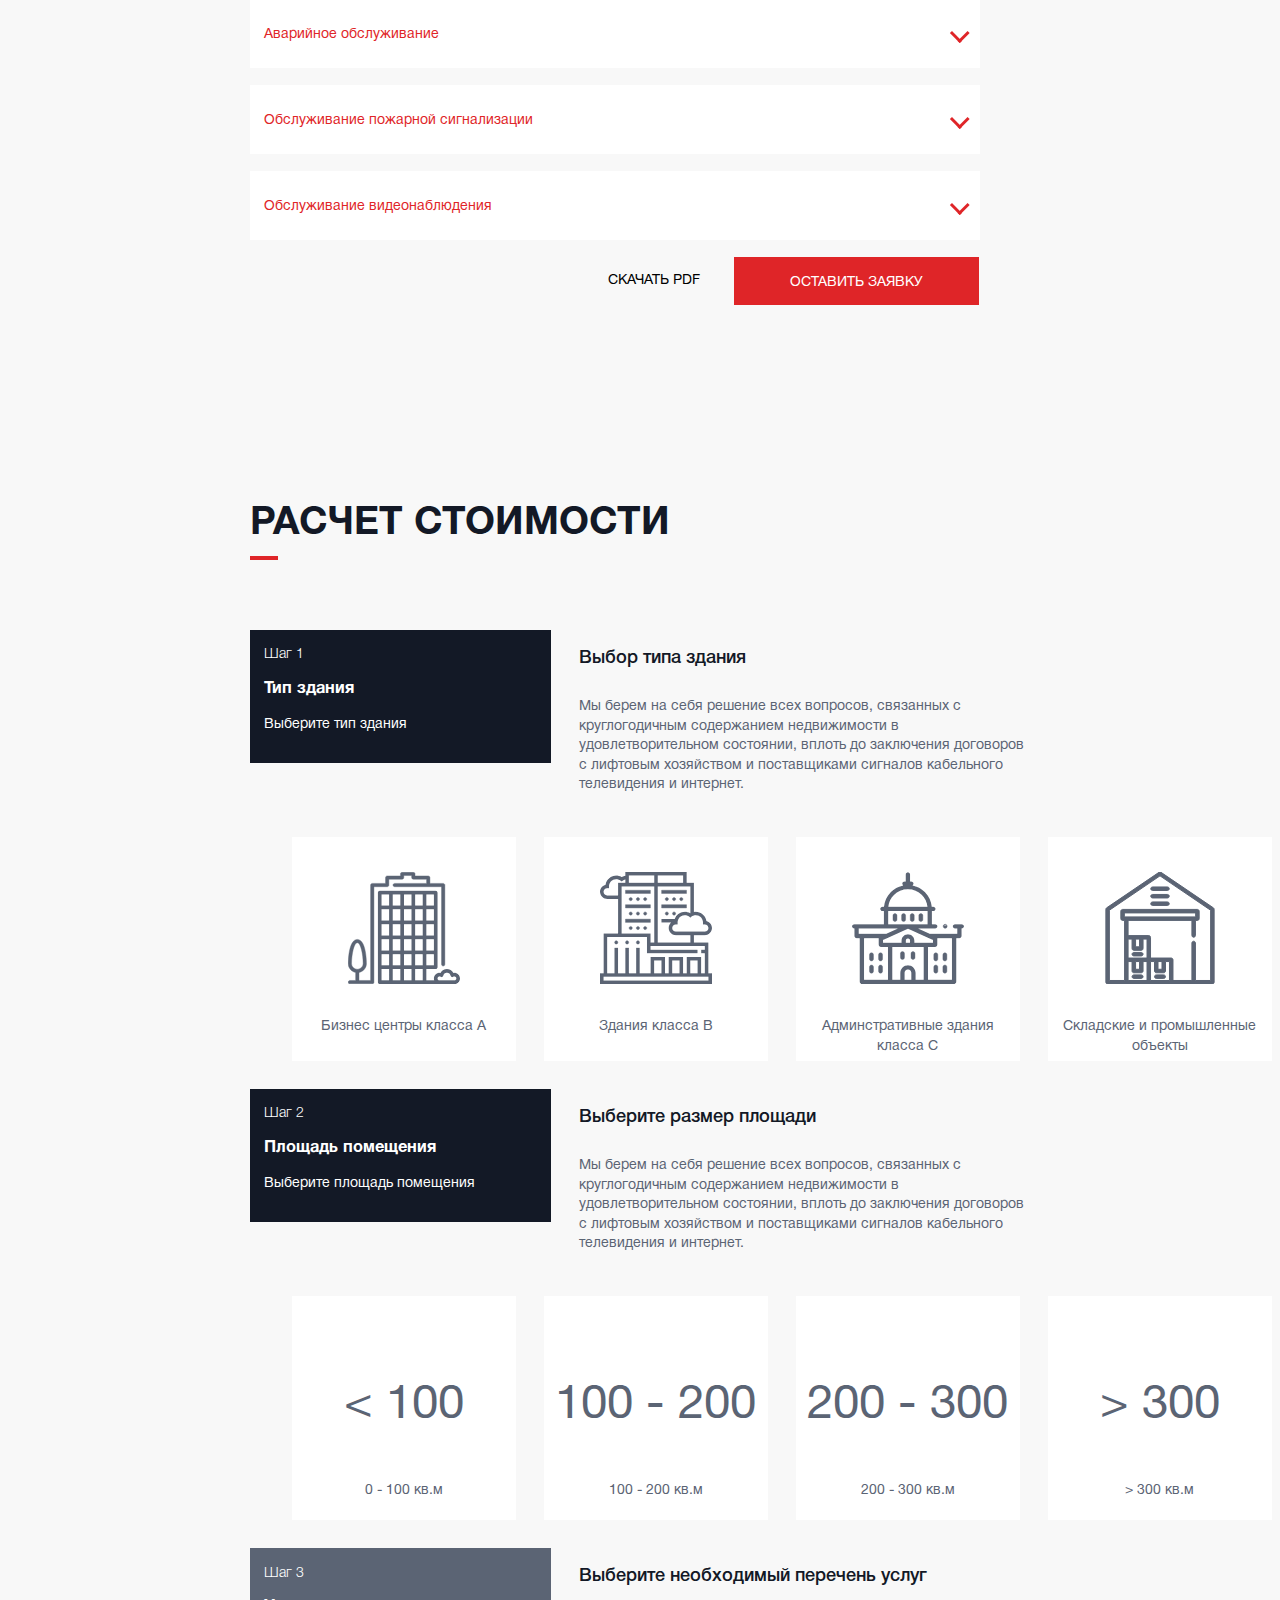
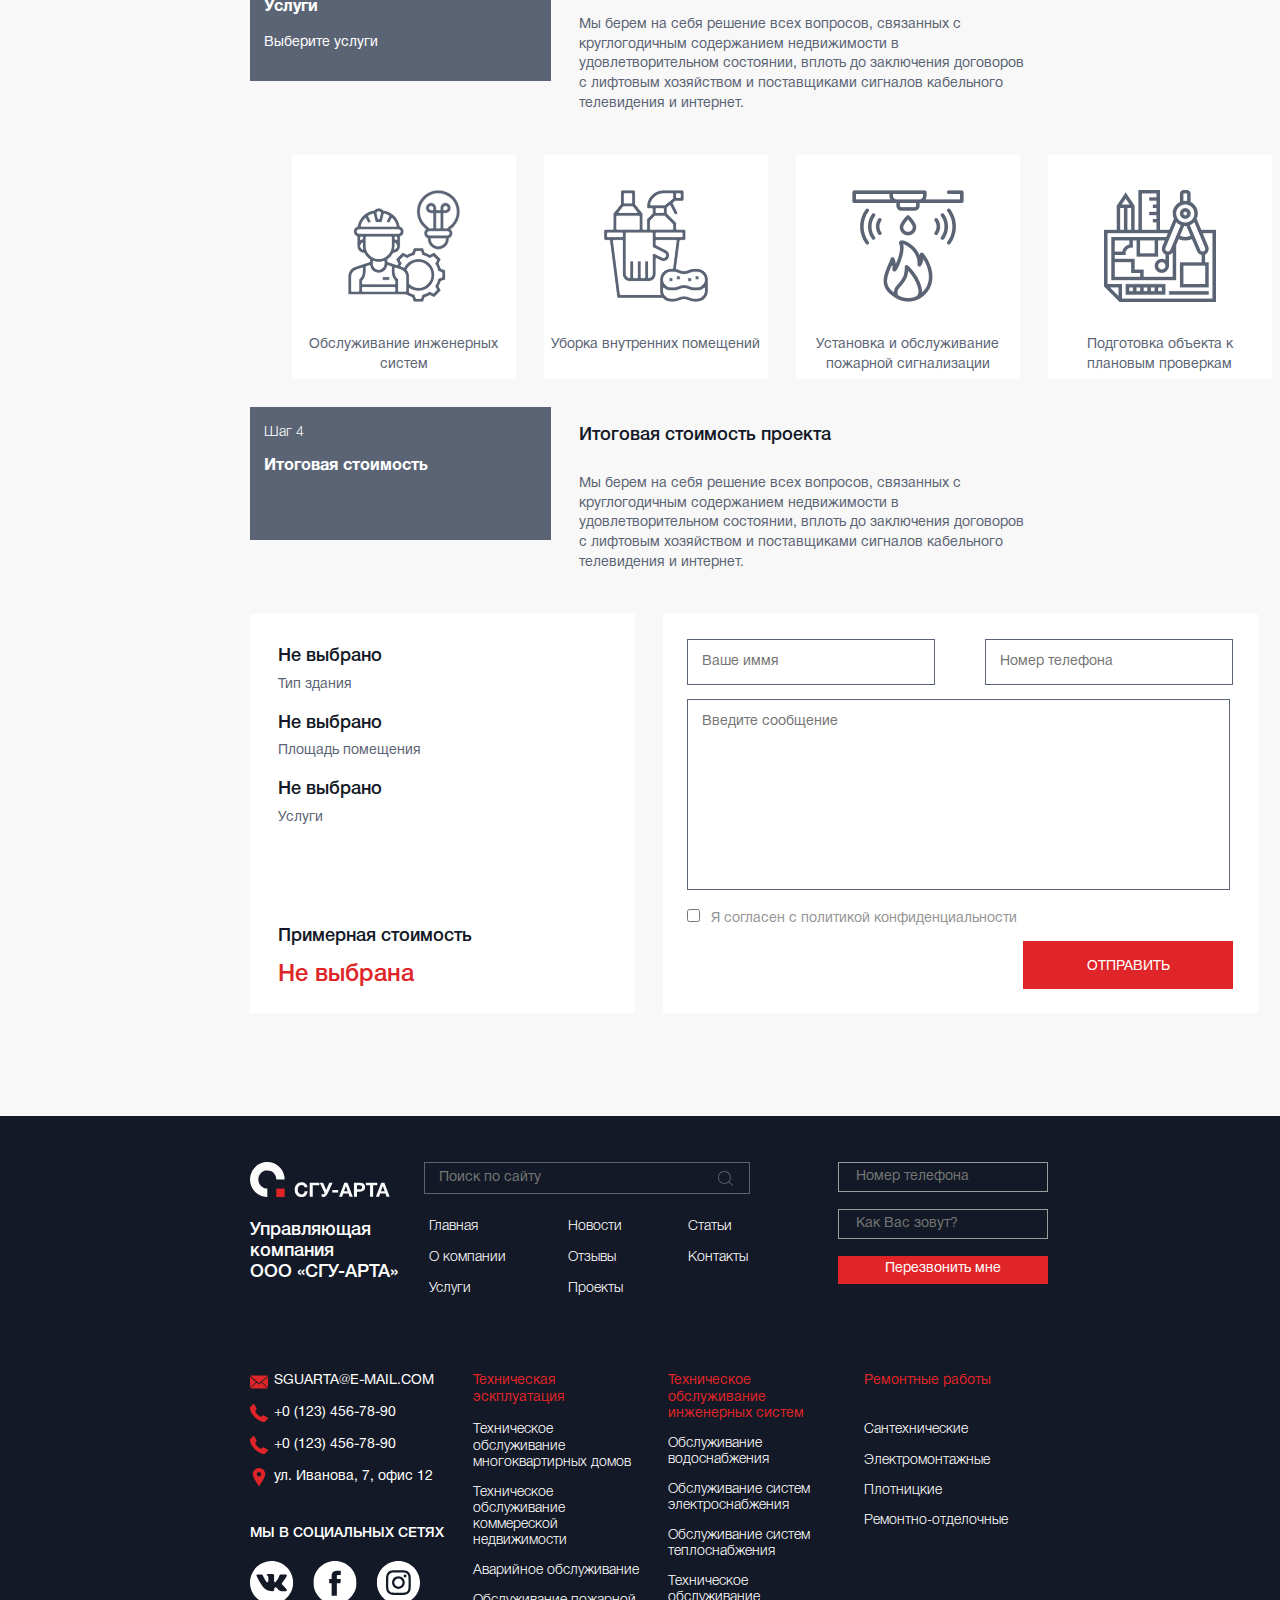
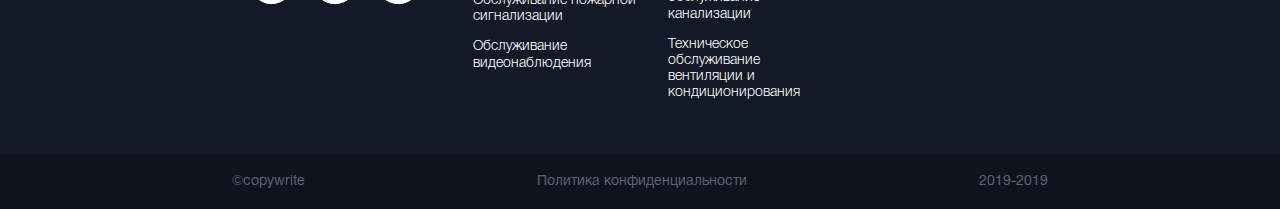
<file: service.html>
<!DOCTYPE html>
<html lang="en">
<head>
    <meta charset="UTF-8">
    <meta name="viewport" content="width=device-width, initial-scale=1.0">
    <link rel="stylesheet" href="css/normalize.css">
    <link rel="stylesheet" href="css/components.css">
    <link rel="stylesheet" href="css/default.css">
    <link rel="stylesheet" href="css/service.css">
    <link rel="stylesheet" href="css/media.css">
    <title>Услуги | СГУ-АРТА</title>
</head>
<body>
    <svg id="symbols" xmlns="http://www.w3.org/2000/svg" width="0" height="0">
        <symbol id="magnify">
            <path d="M14.8694 14.235L11.2242 10.5898C12.202 9.46563 12.794 7.99889 12.794 6.39579C12.794 2.86696 9.92373 0 6.39823 0C2.8694 0 0.00244141 2.87029 0.00244141 6.39579C0.00244141 9.92129 2.87273 12.7916 6.39823 12.7916C8.00133 12.7916 9.46807 12.1996 10.5922 11.2217L14.2375 14.867C14.3239 14.9534 14.4404 15 14.5534 15C14.6665 15 14.7829 14.9568 14.8694 14.867C15.0424 14.694 15.0424 14.408 14.8694 14.235ZM0.89712 6.39579C0.89712 3.36253 3.36497 0.898004 6.3949 0.898004C9.42816 0.898004 11.8927 3.36585 11.8927 6.39579C11.8927 9.42572 9.42816 11.8969 6.3949 11.8969C3.36497 11.8969 0.89712 9.42905 0.89712 6.39579Z"/>
        </symbol>
        <symbol id="phone">
            <path d="M12.6272 8.94153C12.2998 8.60215 11.9049 8.4207 11.4864 8.4207C11.0712 8.4207 10.6729 8.59879 10.332 8.93817L9.26545 9.99664C9.17769 9.9496 9.08994 9.90591 9.00556 9.86223C8.88405 9.80175 8.76929 9.74462 8.67141 9.68414C7.67233 9.05242 6.76439 8.22917 5.89357 7.16398C5.47167 6.63306 5.18815 6.18616 4.98226 5.73253C5.25903 5.48051 5.51555 5.21841 5.76532 4.9664C5.85982 4.87231 5.95433 4.77487 6.04884 4.68078C6.75764 3.97513 6.75764 3.06116 6.04884 2.35551L5.12739 1.43817C5.02276 1.33401 4.91475 1.22648 4.81349 1.11895C4.61098 0.910618 4.39834 0.695565 4.17895 0.493952C3.85155 0.171371 3.46002 0 3.04824 0C2.63646 0 2.23818 0.171371 1.90065 0.493952C1.89728 0.497312 1.89728 0.497312 1.8939 0.500672L0.746318 1.65323C0.314286 2.08333 0.0678927 2.60753 0.0138887 3.21573C-0.0671173 4.19691 0.223154 5.11089 0.445921 5.70901C0.992711 7.17742 1.80952 8.53831 3.02799 9.99664C4.50635 11.754 6.2851 13.1418 8.317 14.1196C9.09331 14.4859 10.1295 14.9194 11.2872 14.9933C11.3581 14.9966 11.4324 15 11.4999 15C12.2795 15 12.9343 14.7211 13.4474 14.1667C13.4508 14.1599 13.4575 14.1566 13.4609 14.1499C13.6364 13.9382 13.8389 13.7466 14.0516 13.5417C14.1967 13.4039 14.3452 13.2594 14.4903 13.1082C14.8245 12.7621 15 12.3589 15 11.9456C15 11.5289 14.8211 11.129 14.4802 10.793L12.6272 8.94153ZM13.8355 12.4798C13.8322 12.4798 13.8322 12.4832 13.8355 12.4798C13.7039 12.621 13.5689 12.7487 13.4238 12.8898C13.2044 13.0981 12.9816 13.3165 12.7723 13.5618C12.4314 13.9247 12.0298 14.0961 11.5032 14.0961C11.4526 14.0961 11.3986 14.0961 11.348 14.0927C10.3455 14.0289 9.41396 13.6391 8.71528 13.3065C6.80489 12.3858 5.12739 11.0786 3.73341 9.42204C2.58245 8.04099 1.8129 6.76411 1.30323 5.39315C0.989336 4.55645 0.874577 3.90457 0.925206 3.28965C0.958959 2.89651 1.11084 2.57056 1.39099 2.29167L2.54195 1.14583C2.70734 0.991263 2.88285 0.907258 3.05499 0.907258C3.26763 0.907258 3.43977 1.03495 3.54778 1.14247C3.55115 1.14583 3.55453 1.14919 3.5579 1.15255C3.76379 1.34409 3.95956 1.54234 4.16545 1.75403C4.27008 1.86156 4.37809 1.96909 4.48609 2.07997L5.40754 2.99731C5.76532 3.35349 5.76532 3.6828 5.40754 4.03898C5.30966 4.13643 5.21515 4.23387 5.11727 4.32796C4.83375 4.61694 4.56373 4.88575 4.27008 5.14785C4.26333 5.15457 4.25658 5.15793 4.2532 5.16465C3.96293 5.45363 4.01694 5.73589 4.07769 5.92742C4.08107 5.9375 4.08444 5.94758 4.08782 5.95766C4.32746 6.53562 4.66498 7.07997 5.17802 7.7285L5.1814 7.73186C6.11297 8.87433 7.09516 9.76478 8.17862 10.4469C8.317 10.5343 8.45876 10.6048 8.59377 10.672C8.71528 10.7325 8.83004 10.7897 8.92792 10.8501C8.94142 10.8569 8.95493 10.8669 8.96843 10.8737C9.08319 10.9308 9.19119 10.9577 9.30258 10.9577C9.58272 10.9577 9.75824 10.7829 9.81562 10.7258L10.9699 9.57661C11.0847 9.46237 11.267 9.3246 11.4796 9.3246C11.6889 9.3246 11.861 9.45565 11.9656 9.56989C11.969 9.57325 11.969 9.57325 11.9724 9.57661L13.8322 11.4281C14.1798 11.7708 14.1798 12.1237 13.8355 12.4798Z"/>
        </symbol>
    </svg>
    <script src="js/service-svg.js"></script>
        
    <header class="header">
        <a href="index.html">
            <img src="img/dark-logo.svg" alt="СГУ-АРТА" class="header__logo">
        </a>
        <nav class="header__navigation">
            <a href="index.html" class="link">Главная</a>
            <a href="about.html" class="link">О компании</a>
            <a href="service.html" class="link header__active-link">Услуги</a>
            <a href="news.html" class="link">Новости</a>
            <a href="rates.html" class="link">Отзывы</a>
            <a href="projects.html" class="link">Проекты</a>
            <a href="page.html" class="link">Статьи</a>
            <a href="contacts.html" class="link">Контакты</a>
        </nav>
        <div class="header__call-form">
            <button>
                <svg viewBox="0 0 15 15" width="15" height="15">
                    <use xlink:href="#magnify" fill="#131926"/>
                </svg>
            </button>
            <a href="call.html">
                <span class="phone">
                    <svg viewBox="0 0 15 15" width="15" height="15">
                        <use xlink:href="#phone" fill="#131926"/>
                    </svg>
                </span>
                <span class="header__make-call">
                    Обратный звонок <br>
                    <span class="header__number">+7 (900) 123-456-78</span>
                </span>
            </a>
        </div>
        <div class="mobile hamburger">
            <span class="hamburger__first-line"></span>
            <span class="hamburger__second-line"></span>
            <span class="hamburger__third-line"></span>
        </div>
    </header>

    <section class="page-title container">
        <h1 class="big-title">Услуги</h1>
    </section>

    <section class="page-navigation container">
        <nav>
            <a href="#" class="link page-navigation__active-link">Техническая эскплуатация</a>
            <a href="#" class="link">Техническое обслуживание инженерных систем</a>
            <a href="#" class="link">Ремонтные работы</a>
        </nav>
    </section>

    <section class="choosed-service-info container standart-section">
        <div class="flex">
            <img src="img/background-small.png" alt="">
            <div class="content">
                <h2 class="number">01</h2>
                <h3 class="small-title">Техническая эксплуатация</h3>
                <p class="main-text">
                    Не стоит тратить время и силы на техническое обслуживание объекта, 
                    если собственных ресурсов не хватает.
                </p>
                <p class="main-text">
                    ООО «СГУ-АРТА» предлагает комплексные услуги по техобслуживанию 
                    офисных, складских, коммерческих (бизнес центры, торговые центры, 
                    магазины, кафе, рестораны, медицинские учреждения) и административных 
                    зданий в Москве и Московской области на выгодных условиях.
                </p>
            </div>
        </div>
        <div class="with-styled-list">
            <h3 class="small-title">Комплекс технического обслуживания объектов недвижимости предполагает:</h3>
            <div class="lists">
                <ul class="styled-list main-text">
                    <li>
                        Проведение регулярных инспекций с целью оценки проблем и 
                        угроз (разрушение, обветшание, поломка), возникающих в ходе 
                        технической эксплуатации недвижимости;
                    </li>
                    <li>
                        Плановое проведение профилактических работ, направленных 
                        на сохранение удовлетворительного состояния конструкций, 
                        перекрытий, коммуникаций, инженерных сетей;
                    </li>
                    <li>
                        В случае выявления поломок экстренное устранение неисправностей 
                        за счет круглосуточного выезда аварийной бригады специалистов на 
                        объект;
                    </li>
                    <li>
                        Ведение отчетных документов по технической эксплуатации здания;
                    </li>
                </ul>
                <ul class="styled-list main-text">
                    <li>
                        Подготовка объекта к плановым проверкам надзорных органов;
                    </li>
                    <li>
                        Установку и обслуживание пожарной сигнализации, системы видеонаблюдения, 
                        других систем реагирования и контроля;
                    </li>
                    <li>
                        Проведение работ по техническому обслуживанию в период включения/отключения 
                        систем отопления и кондиционирования;
                    </li>
                    <li>
                        Обслуживание внутренних помещений (комплексные уборки);
                    </li>
                    <li>
                        Обслуживание прилегающих территорий и фасада 
                        (уборка снега, стрижка газонов и кустарников, обслуживание парковок);
                    </li>
                </ul>
            </div>
        </div>
    </section>

    <section class="parameters container">
        <ul class="parameters__list">
            <li>
                <p class="parameters__name">Техническое обслуживание многоквартирных домов <span class="parameters__arrow"></span></p>
                <ul class="parameters__hidden">
                    <li>1 параметр многоквартирного дома <span class="parameters__price">300 000 рублей</span></li>
                    <li>2 параметр многоквартирного дома <span class="parameters__price">300 000 рублей</span></li>
                    <li>3 параметр многоквартирного дома <span class="parameters__price">300 000 рублей</span></li>
                    <li>4 параметр многоквартирного дома <span class="parameters__price">300 000 рублей</span></li>
                    <li>5 параметр многоквартирного дома <span class="parameters__price">300 000 рублей</span></li>
                </ul>
            </li>
            <li>
                <p class="parameters__name">Техническое обслуживание коммерческое недвижимости <span class="parameters__arrow"></span></p>
                <ul class="parameters__hidden">
                    <li>1 параметр многоквартирного дома <span class="parameters__price">300 000 рублей</span></li>
                    <li>2 параметр многоквартирного дома <span class="parameters__price">300 000 рублей</span></li>
                    <li>3 параметр многоквартирного дома <span class="parameters__price">300 000 рублей</span></li>
                    <li>4 параметр многоквартирного дома <span class="parameters__price">300 000 рублей</span></li>
                    <li>5 параметр многоквартирного дома <span class="parameters__price">300 000 рублей</span></li>
                </ul>
            </li>
            <li>
                <p class="parameters__name">Аварийное обслуживание <span class="parameters__arrow"></span></p>
                <ul class="parameters__hidden">
                    <li>1 параметр многоквартирного дома <span class="parameters__price">300 000 рублей</span></li>
                    <li>2 параметр многоквартирного дома <span class="parameters__price">300 000 рублей</span></li>
                    <li>3 параметр многоквартирного дома <span class="parameters__price">300 000 рублей</span></li>
                    <li>4 параметр многоквартирного дома <span class="parameters__price">300 000 рублей</span></li>
                    <li>5 параметр многоквартирного дома <span class="parameters__price">300 000 рублей</span></li>
                </ul>
            </li>
            <li>
                <p class="parameters__name">Обслуживание пожарной сигнализации <span class="parameters__arrow"></span></p>
                <ul class="parameters__hidden">
                    <li>1 параметр многоквартирного дома <span class="parameters__price">300 000 рублей</span></li>
                    <li>2 параметр многоквартирного дома <span class="parameters__price">300 000 рублей</span></li>
                    <li>3 параметр многоквартирного дома <span class="parameters__price">300 000 рублей</span></li>
                    <li>4 параметр многоквартирного дома <span class="parameters__price">300 000 рублей</span></li>
                    <li>5 параметр многоквартирного дома <span class="parameters__price">300 000 рублей</span></li>
                </ul>
            </li>
            <li>
                <p class="parameters__name">Обслуживание видеонаблюдения <span class="parameters__arrow"></span></p>
                <ul class="parameters__hidden">
                    <li>1 параметр многоквартирного дома <span class="parameters__price">300 000 рублей</span></li>
                    <li>2 параметр многоквартирного дома <span class="parameters__price">300 000 рублей</span></li>
                    <li>3 параметр многоквартирного дома <span class="parameters__price">300 000 рублей</span></li>
                    <li>4 параметр многоквартирного дома <span class="parameters__price">300 000 рублей</span></li>
                    <li>5 параметр многоквартирного дома <span class="parameters__price">300 000 рублей</span></li>
                </ul>
            </li>
        </ul>
        <div class="end-part">
            <button class="download-pdf">Скачать PDF</button>
            <button class="btn-medium btn-colored btn-request">Оставить заявку</button>
        </div>
    </section>

    <section class="calculate-sum container standart-section">
        <h2 class="medium-title with-border">Расчет стоимости</h2>
        <div class="step" data-type="type">
            <div class="step__title">
                <div class="left-part left-part__dark">
                    <p class="step__number thin-text">Шаг 1</p>
                    <h3 class="step__head-text">Тип здания</h3>
                    <p class="choosed-variant main-text">Выберите тип здания</p>
                </div>
                <div class="step__description">
                    <h3 class="medium-text">Выбор типа здания</h3>
                    <p class="main-text">
                        Мы берем на себя решение всех вопросов, связанных с круглогодичным 
                        содержанием недвижимости в удовлетворительном состоянии, вплоть до 
                        заключения договоров с лифтовым хозяйством и 
                        поставщиками сигналов кабельного телевидения и интернет.
                    </p>
                </div>
            </div>
            <ul class="step__variants">
                <li class="step__item">
                    <svg width="112" height="112" viewBox="0 0 112 112">
                        <use xlink:href="#building-a"/>
                    </svg>
                    <input type="number" value="500000" readonly class="price-hidden">
                    <p class="main-text">Бизнес центры класса А</p>
                </li>
                <li class="step__item">
                    <svg width="112" height="112" viewBox="0 0 112 112">
                        <use xlink:href="#building-b"/>
                    </svg>
                    <input type="number" value="1000000" readonly class="price-hidden">
                    <p class="main-text">Здания класса B</p>
                </li>
                <li class="step__item">
                    <svg width="112" height="112" viewBox="0 0 112 112">
                        <use xlink:href="#building-c"/>
                    </svg>
                    <input type="number" value="1500000" readonly class="price-hidden">
                    <p class="main-text">Админстративные здания класса C</p>
                </li>
                <li class="step__item">
                    <svg width="112" height="112" viewBox="0 0 112 112" >
                        <use xlink:href="#warehouse"/>
                    </svg>
                    <input type="number" value="3000000" readonly class="price-hidden">
                    <p class="main-text">Складские и промышленные объекты</p>
                </li>
            </ul>
        </div>
        <div class="step" data-type="area">
            <div class="step__title">
                <div class="left-part left-part__dark">
                    <p class="step__number thin-text">Шаг 2</p>
                    <h3 class="step__head-text">Площадь помещения</h3>
                    <p class="choosed-variant main-text">Выберите площадь помещения</p>
                </div>
                <div class="step__description">
                    <h3 class="medium-text">Выберите размер площади</h3>
                    <p class="main-text">
                        Мы берем на себя решение всех вопросов, связанных с круглогодичным 
                        содержанием недвижимости в удовлетворительном состоянии, вплоть до 
                        заключения договоров с лифтовым хозяйством и 
                        поставщиками сигналов кабельного телевидения и интернет.
                    </p>
                </div>
            </div>
            <ul class="step__variants">
                <li class="step__item">
                    <h3 class="step__big-text">< 100</h3>
                    <input type="number" value="500000" readonly class="price-hidden">
                    <p class="main-text">0 - 100 кв.м</p>
                </li>
                <li class="step__item">
                    <h3 class="step__big-text">100 - 200</h3>
                    <input type="number" value="800000" readonly class="price-hidden">
                    <p class="main-text">100 - 200 кв.м</p>
                </li>
                <li class="step__item">
                    <h3 class="step__big-text">200 - 300</h3>
                    <input type="number" value="1000000" readonly class="price-hidden">
                    <p class="main-text">200 - 300 кв.м</p>
                </li>
                <li class="step__item">
                    <h3 class="step__big-text">> 300</h3>
                    <input type="number" value="1500000" readonly class="price-hidden">
                    <p class="main-text">> 300 кв.м</p>
                </li>
            </ul>
        </div>
        <div class="step" data-type="service">
            <div class="step__title">
                <div class="left-part">
                    <p class="step__number thin-text">Шаг 3</p>
                    <h3 class="step__head-text">Услуги</h3>
                    <p class="choosed-variant main-text">Выберите услуги</p>
                </div>
                <div class="step__description">
                    <h3 class="medium-text">Выберите необходимый перечень услуг</h3>
                    <p class="main-text">
                        Мы берем на себя решение всех вопросов, связанных с круглогодичным 
                        содержанием недвижимости в удовлетворительном состоянии, вплоть до 
                        заключения договоров с лифтовым хозяйством и 
                        поставщиками сигналов кабельного телевидения и интернет.
                    </p>
                </div>
            </div>
            <ul class="step__variants more-variants">
                <li class="step__item">
                    <!-- Вставить данные изображения через use не удалось -->
                    <img class="correctable-img" data-red="img/services-images/engineer-red.svg" src="img/services-images/engineer.svg" alt="">
                    <input type="number" value="100000" readonly class="price-hidden">
                    <p class="main-text">Обслуживание инженерных систем</p>
                </li>
                <li class="step__item">
                    <img class="correctable-img" data-red="img/services-images/cleaning-red.svg" src="img/services-images/cleaning.svg" alt="">
                    <input type="number" value="30000" readonly class="price-hidden">
                    <p class="main-text">Уборка внутренних помещений</p>
                </li>
                <li class="step__item">
                    <!-- Это изображение в svg формате отображается неверно -->
                    <img class="correctable-img" data-red="img/services-images/alarm-red.png" src="img/services-images/alarm.png" alt="">
                    <input type="number" value="500000" readonly class="price-hidden">
                    <p class="main-text">Установка и обслуживание пожарной сигнализации</p>
                </li>
                <li class="step__item">
                    <svg width="112" height="112" viewBox="0 0 112 112" >
                        <use xlink:href="#plan"/>
                    </svg>
                    <input type="number" value="10000" readonly class="price-hidden">
                    <p class="main-text">Подготовка объекта к плановым проверкам</p>
                </li>
            </ul>
        </div>
        <div class="step">
            <div class="step__title">
                <div class="left-part">
                    <p class="step__number thin-text">Шаг 4</p>
                    <h3 class="step__head-text">Итоговая стоимость</h3>
                </div>
                <div class="step__description">
                    <h3 class="medium-text">Итоговая стоимость проекта</h3>
                    <p class="main-text">
                        Мы берем на себя решение всех вопросов, связанных с круглогодичным 
                        содержанием недвижимости в удовлетворительном состоянии, вплоть до 
                        заключения договоров с лифтовым хозяйством и 
                        поставщиками сигналов кабельного телевидения и интернет.
                    </p>
                </div>
            </div>
            <div class="step__conclusion">
                <div class="step__about-choice">
                    <p class="type medium-text not-choosed step__about-type">Не выбрано</p>
                    <p class="desc main-text">Тип здания</p>

                    <p class="type medium-text not-choosed step__about-area">Не выбрано</p>
                    <p class="desc main-text">Площадь помещения</p>

                    <p class="type medium-text not-choosed step__about-service">Не выбрано</p>
                    <p class="desc main-text">Услуги</p>

                    <div class="step__price">
                        <p class="medium-text">Примерная стоимость</p>
                        <p class="price conclusion-price">Не выбрана</p>
                    </div>
                </div>
                <form method="POST" class="call-form-big">
                <div class="number-and-name">
                    <input type="text" class="name" placeholder="Ваше иммя">
                    <input type="text" class="phone-number" placeholder="Номер телефона">
                </div>
                <textarea cols="30" rows="10" class="message" placeholder="Введите сообщение"></textarea>
                <div>
                    <input type="checkbox" name="" id="call-form-big__agree-politic">
                    <label for="call-form-big__agree-politic">
                        Я согласен с политикой 
                        конфиденциальности
                    </label>
                    <button class="btn-colored btn-medium btn-request">Отправить</button>
                </div>
            </form>
            </div>
        </div>
    </section>
    
    <a href="call.html" class="btn-colored btn-call">
        <svg viewBox="0 0 15 15">
            <use xlink:href="#phone" fill="#fff"/>
        </svg>
    </a>
    
    <footer class="footer">
        <div class="container">
            <div class="footer__site-info">
                <div class="footer__logo">
                    <img src="img/light-logo.svg" alt="СГУ-АРТА">
                    <h3 class="medium-text">
                        Управляющая компания <br>
                        ООО «СГУ-АРТА»
                    </h3>
                </div>

                <div class="footer__about-site">
                    <input type="text" class="footer__search" placeholder="Поиск по сайту">
                    <button class="footer__magnify_search">
                        <svg viewBox="0 0 15 15" width="15" fill="#5B6474" height="15">
                            <use xlink:href="#magnify" />
                        </svg>
                    </button>
                    <nav class="footer__navigation">
                        <a class="link" href="index.html">Главная</a>
                        <a class="link" href="about.html">О компании</a>
                        <a class="link" href="service.html">Услуги</a>
                        <a class="link" href="news.html">Новости</a>
                        <a class="link" href="rates.html">Отзывы</a>
                        <a class="link" href="projects.html">Проекты</a>
                        <a class="link" href="page.html">Статьи</a>
                        <a class="link" href="contacts.html">Контакты</a>
                    </nav>
                </div>

                <form method="POST" class="footer__call-form">
                    <input type="text" placeholder="Номер телефона">
                    <input type="text" placeholder="Как Вас зовут?">
                    <button class="footer__make-call btn-colored">Перезвонить мне</button>
                </form>
            </div>


            <div class="footer__company-info">
                <div class="footer__media">
                    <ul class="footer__contacts">
                        <li class="link">
                            <img src="img/envelope-red.svg" alt="">
                            <a href="mailto:SGUARTA@E-MAIL.COM">SGUARTA@E-MAIL.COM</a>
                        </li>
                        <li>
                            <img src="img/phone-red.svg" alt="">
                            +0 (123) 456-78-90
                        </li>
                        <li>
                            <img src="img/phone-red.svg" alt="">
                            +0 (123) 456-78-90
                        </li>
                        <li>
                            <img src="img/geolocation-red.svg" alt="">
                            ул. Иванова, 7, офис 12
                        </li>
                    </ul>
                    <h4 class="footer__social_title">мы в социальных сетях</h4>
                    <ul class="footer__social">
                        <li><a href="#"><img src="img/vk-footer.svg" alt=""></a></li>
                        <li><a href="#"><img src="img/facebook-footer.svg" alt=""></a></li>
                        <li><a href="#"><img src="img/instagram-footer.svg" alt=""></a></li>
                    </ul>
                </div>

                <div class="footer-about">
                    <p class="footer-about__title">Техническая эскплуатация</p>
                    <ul class="footer-about__list">
                        <li>Техническое обслуживание многоквартирных домов</li>
                        <li>Техническое обслуживание коммереской недвижимости</li>
                        <li>Аварийное обслуживание</li>
                        <li>Обслуживание пожарной сигнализации</li>
                        <li>Обслуживание видеонаблюдения</li>
                    </ul>
                </div>
                <div class="footer-about">
                    <p class="footer-about__title">Техническое обслуживание инженерных систем</p>
                    <ul class="footer-about__list">
                        <li>Обслуживание водоснабжения</li>
                        <li>Обслуживание систем электроснабжения</li>
                        <li>Обслуживание систем теплоснабжения</li>
                        <li>Техническое обслуживание канализации</li>
                        <li>Техническое обслуживание вентиляции и кондиционирования</li>
                    </ul>
                </div>
                <div class="footer-about">
                    <p class="footer-about__title">Ремонтные работы</p>
                    <ul class="footer-about__list">
                        <li>Сантехнические</li>
                        <li>Электромонтажные</li>
                        <li>Плотницкие</li>
                        <li>Ремонтно-отделочные</li>
                    </ul>
                </div>
            </div>
        </div>
        <div class="footer__copyright">
            <p>©copywrite</p>
            <a href="#">Политика конфиденциальности</a>
            <p>2019-2019</p>
        </div>
    </footer>
    <script async src="js/service-script.js"></script>
    <script async src="js/script.js"></script>
</body>
</html>
</file>
<file: css/components.css>
@font-face{
    font-family: 'HelveticaCyr';
    font-weight: 300;
    src: url(../fonts/HelveticaNeueCyr-Light.otf);
}
@font-face{
    font-family: 'HelveticaCyr';
    font-weight: 400;
    src: url(../fonts/HelveticaNeueCyr-Roman.otf);
}
@font-face{
    font-family: 'HelveticaCyr';
    font-weight: 500;
    src: url(../fonts/HelveticaNeueCyr-Medium.otf);
}
@font-face{
    font-family: 'HelveticaCyr';
    font-weight: 600;
    src: url(../fonts/HelveticaNeueCyr-Bold.otf);
}
html {
    --font-color: #131926;
    --highlight-color: #DF2528;
    --dark-invisible-color: #5B6474;
    --light-invisible-color: #959595;
    --light-color: #FBFBFB;
    font-size: 14px;
}
html, body {
    overflow-x: hidden;
}
body {
    font-family: 'HelveticaCyr';
    color: var(--font-color);
    position: relative;
}
body::after {
    content: '';
    display: block;
    position: absolute;
    top: 5vh;
    left: 0;
    height: calc(100% - 70px);
    width: 100%;
    z-index: -999;
    background: #f8f8f8;
}
a {
    text-decoration: none;
    color: inherit;
}
button {
    cursor: pointer;
    outline: none;
    border: none;
}
.mobile {
    display: none;
}
.flex {
    display: flex;
}
.red {
    color: var(--highlight-color);
}
.btn-colored {
    background-color: var(--highlight-color);
    color: #fff;
}
.btn-colored:hover {
    background-color: var(--font-color);
    color: var(--highlight-color);
}
.btn-light {
    background: #fff;
    color: var(--font-color);
}
.btn-light:hover {
    background: var(--font-color);
    color: #fff;
}
.btn-big {
    display: inline-block;
    text-transform: uppercase;
    padding-top: 2.2rem;
    padding-bottom: 2.2rem;
    min-width: 32.5vw;
    width: 20rem;
    padding: 2.2rem 0;
}
.btn-medium {
    display: block;
    position: relative;
    text-transform: uppercase;
    padding: 1.25em 1.25rem 1rem;
    text-align: center;
    transition: .2s ease;
    width: 12rem;
    overflow: hidden;
}
.btn-request {
    width: 15rem;
}
.btn-medium::after {
    content: '∠';
    display: block;
    position: absolute;
    font-size: 2rem;
    overflow: hidden;
    transform: rotate(-135deg);
    top: .85rem;
    right: -2rem;
    opacity: 0;
    transition: .2s ease;
}
.btn-medium:hover::after {
    right: 2rem;
    opacity: 1;
}
.btn-medium:hover {
    color: #fff;
    text-align-last: left;
}
.btn-request:hover {
    background-color: var(--highlight-color);
}
ul {
    padding: 0;
    list-style-type: none;
}
.medium-text {
    font-size: 1.3rem;
    font-weight: 500;
}
.big-title {
    font-size: 4.5rem;
    text-transform: uppercase;
}
.small-title {
    font-size: 1.3rem;
    font-weight: 500;
}
.small-thin-title {
    font-size: 1.3rem;
    font-weight: 400;
}
.medium-thin-text {
    font-size: 1.3rem;
    font-weight: 200;
}
.big-text {
    font-size: 1.3rem;
    font-weight: 400;
}
.main-text {
    font-size: 1rem;
    font-weight: 400;
    line-height: 140%;
}
.thin-text {
    font-size: 1rem;
    font-weight: 200;
}
.link {
    font-size: 1rem;
    color: var(--font-color);
}
.link:hover {
    color: var(--highlight-color);
}
.container {
    max-width: 100vw;
    position: relative;
    padding: 0 19.5vw;
}
.medium-title {
    text-transform: uppercase;
    font-size: 2.75rem;
    white-space: nowrap;
}
.stretched-link {
    display: block;
    position: absolute;
    top: 0;
    left: 0;
    width: 100%;
    height: 100%;
}
.content-watch-all {
    position: relative;
}
.main-wrapper {
    position: relative;
}
.watch-all {
    display: block;
    position: absolute;
    right: 0;
    color: var(--dark-invisible-color);
    padding: 1rem;
    top: -5rem;
}
.watch-all:hover {
    color: var(--highlight-color);
}
.rate-form-big, 
.rate-form-small {
    background-color: #fff;
    text-align: center;
    padding: 5rem 2rem 3rem;
}
.rate-form-big {
    min-width: 41.5vw;
}
.rate-form-big img {
    width: 8rem;
    margin-bottom: 4rem;
}
.rate-form-big p,
.rate-form-small p {
    margin-top: 3rem;
    color: var(--dark-invisible-color);
}
.rate-form-small {
    min-width: 28.5vw;
}
.resizable-image {
    cursor: zoom-in;
}



.with-styled-list {
    margin-top: 3rem;
    padding: 2rem;
    background-color: #fff;
    color: var(--dark-invisible-color);
}
.with-styled-list .small-title {
    color: var(--font-color);
    margin: 0;
}
.styled-list  {
    padding-left: 1rem;
    list-style-image: url(../img/list-style.svg);
}
.styled-list li {
    margin-top: 1rem;
}
.btn-call {
    display: block;
    position: fixed;
    right: 2.5vw;
    bottom: 2rem;
    z-index: 800;
    padding-top: 0.1rem;
    width: 5rem;
    height: 5rem;
    border-radius: 100%;
}
.btn-call svg  {
    padding: 1.5rem;
    height: 2rem;
}
.btn-call:hover {
    background-color: var(--font-color);
}

.page-navigation-small {
    padding-top: 1rem;
    padding-bottom: 1rem;
}
.page-navigation-small .link {
    color: var(--dark-invisible-color);
}
.page-navigation-small .link:hover {
    color: var(--highlight-color);
}
.page-navigation-small .link:not([href="index.html"])::before {
    content: '/';
    color: var(--dark-invisible-color);
    margin: 0 .5rem 0 .3rem;
}

.standart-section {
    padding-top: 12vw;
    padding-bottom: 8vw;
}
.with-border {
    display: block;
    position: relative;
    padding: .9rem 0;
}
.with-border::after {
    content: '';
    display: block;
    position: absolute;
    left: 0;
    bottom: 0;
    width: 2rem;
    height: 4px;
    background-color:var(--highlight-color);
}
.call-form-small {
    padding: 1.5rem;
    max-height: 16.75rem;
    color: var(--font-color);
    background-color: #fff;
}
.call-form-small input[type="text"] {
    margin-bottom: 1.5rem;
}
.call-form-small input[type="text"],
.call-form-big textarea {
    width: 94%;
}
.call-form-big textarea {
    width: 94%;
    margin-bottom: 1rem;
}
.call-form-small input[type="text"],
.call-form-big input[type="text"],
.call-form-big textarea {
    resize: none;
    padding: 1rem;
    font-size: 1rem;
    border: 1px solid var(--dark-invisible-color);
}
.call-form-small input[type="checkbox"] {
    margin-right: 1rem;
}
.call-form-small .flex {
    align-items: center;
}
.call-form-small label {
    display: inline-block;
    width: 12.5rem;
    color: var(--light-invisible-color);
    font-size: 1rem;
}
.call-form-big {
    background-color: #fff;
    padding: 1.75rem;
    min-height: 25rem;
    position: relative;
}
.call-form-big .number-and-name {
    display: flex;
    justify-content: space-between;
}
.call-form-big input[type="text"] {
    width: 40%;
    margin-bottom: 1rem;
}
.call-form-big label {
    display: inline-block;
    font-size: 1rem;
    margin-left: .5rem;
    color: var(--light-invisible-color);
}
.call-form-big .btn-medium {
    display: block;
    position: absolute;
    right: 1.75rem;
    bottom: 1.75rem;
}
</file>
<file: css/default.css>
.header {
    display: flex;
    justify-content: space-between;
    align-items: center;
    padding: 0 6.25vw;
    height: 7vh;
    max-width: 100vw;
    background-color: #fff;
    white-space: nowrap;
}
.header__logo {
    width: 7.5vw;
    margin-top: -0.7vw;
    min-width: 100px;
}
.header__navigation {
    display: flex;
    text-align: center;
}
.header__navigation a {
    margin: 0 .5vw;
    padding: 1.3vw 1vw;
    white-space: nowrap;
}
a.header__active-link {
    display: inline-block;
    position: relative;
    color: var(--highlight-color);
    font-weight: 600;
}
.header__active-link::before {
    content: '';
    display: inline-block;
    position: absolute;
    left: 1vw;
    bottom: 0;
    height: 100%;
    width: 1.3vw;
    border-bottom: 2px solid var(--highlight-color);
}
.header__call-form {
    display: flex;
}
.header__call-form svg {
    width: 1rem;
    height: 1rem;
}
.header__call-form button {
    margin-right: .5vw;
    background: none;
    border: none;
}
.header__call-form a {
    display: flex;
    align-items: center;
    font-weight: 40;
    text-transform: uppercase;
}
.header__call-form a .phone {
    margin-right: .8rem;
}
.header__call-form:hover {
    color: var(--highlight-color);
}
.header__number {
    color: var(--highlight-color);
    text-align: center;
    padding-left: 3.5%;
}
.footer {
    position: relative;
    background: var(--font-color);
    color: #fff;
    padding-top: 3.65vw;
}
.footer__site-info,
.footer__company-info {
    display: flex;
    justify-content: space-between;
}
.footer__logo {
    width: 14vw;
    margin-right: 1vw;
}
.footer__logo img {
    width: 11vw;
}
.footer__about-site {
    min-width: 20vw;
    margin-right: 6.7vw;
    position: relative;
}
.footer__navigation {
    margin-top: 1.5vw;
    display: grid;
    grid-template-columns: repeat(3, 1fr);
    grid-template-rows: repeat(3, 1fr);
    grid-row-gap: 5px;
    grid-column-gap: 4vw;
    grid-auto-flow: column;
    font-weight: 200;
    font-size: 1rem;
}
.footer__navigation a {
    color: #fff;
    padding: 5px;
    white-space: nowrap;
    font-size: 1em;
}

.footer__search {
    display: block;
    width: 90%;
    background: transparent;
    font-size: 1rem;
    padding: .5em 1em;
    border: 1px solid var(--dark-invisible-color);
    color: #fff;
}
.footer__magnify_search {
    display: block;
    position: absolute;
    top: 2px;
    border: none;
    background: none;
    padding: .5em;
    right: 4%;
}
.footer__call-form {
    display: grid;
    grid-template-rows: repeat(3, 2vw);
    font-size: 1rem;
    color: #fff;
    grid-row-gap: 1.5em;
    width: 15vw;
}
.footer__call-form input {
    color: #fff;
    background: none;
    padding: 1em 1.2em;
    font-weight: 400;
    border: 1px solid #9D9D9D;
}
.footer__make-call {
    display: inline-block;
    position: relative;
    overflow: hidden;
    padding: 0 2em;
    min-width: 15rem;
    min-height: 2rem;
    text-align: center;
    white-space: nowrap;
}
.footer__make-call::after {
    content: '∠';
    display: block;
    position: absolute;
    font-size: 2rem;
    overflow: hidden;
    transform: rotate(-135deg);
    top: .25rem;
    right: -1.5rem;
    opacity: 0;
    transition: .2s ease;
}
.footer__make-call:hover {
    text-align-last: left;
}
.footer__make-call:hover::after {
    right: 1.5rem;
    opacity: 1;
}
.footer__company-info {
    margin-top: 4.5vw;
}
.footer__contacts {
    padding: 0;
    white-space: nowrap;
}
.footer__contacts li {
    display: flex;
    align-items: center;
    margin-bottom: 1rem;
    color: #fff;
}
.footer__contacts img {
    margin-right: .5vw;
}
.footer-about {
    width: 13vw;    
}
.footer-about__title {
    min-height: 2.5rem;
    color: var(--highlight-color);
    font-weight: 400;
}
.footer-about__list {
    padding: 0;
    font-size: 1rem;
    font-weight: 300;
}
.footer-about__list li {
    margin-top: 1rem;
}
.footer__social_title {
    text-transform: uppercase;
    font-weight: 500;
    margin-top: 2.9rem;
}
.footer__social {
    display: flex;
    padding-left: 0;
}
.footer__social li {
    margin-right: 1.5vw;
}
.footer__social li:hover {
    transform: scale(1.1);
}
.footer__copyright {
    display: flex;
    justify-content: space-evenly;
    width: 100vw;
    margin-top: 3.125vw;
    font-size: 1rem;
    color: var(--dark-invisible-color);
    padding: 5px 0;
    background: #0E131E;
}
.footer__copyright a {
    margin-top: 1rem;
}

.about-company {
    display: flex;
    color: #fff;
    background-image: url(../img/background-medium.png);
    background-size: cover;
    background-repeat: no-repeat;
    background-color: #131926;
    margin-bottom: 5vw;
}
.about-company__list {
    display: grid;
    grid-template-columns: repeat(2, 1fr);
    grid-template-rows: repeat(2, 1fr);
    grid-gap: 6.6vw;
    margin-top: 9.5vw;
    margin-bottom: 4.3vw;
    white-space: nowrap;
}
.about-company__list .medium-thin-text {
    margin-top: 3.5rem;
}
.about-company__second-col {
    position: relative;
    margin-left: 6.3vw;
}
p.about-company__job {
    margin-top: 3.75vw;
    line-height: 140%;
}
.about-company__abstract {
    display: block;
    position: absolute;
    margin-top: 3.5vw;
    width: 42.5vw;
}

.done-projects {
    position: relative;
    max-width: 80vw;
}

.done-projects__item {
    display: flex;
    position: relative;
    height: 40rem;
    max-height: 45.5vw;
    margin-top: 5vw;
}
.done-projects__item.even {
    flex-direction: row-reverse;
}
.done-projects__item .img {
    width: 40rem;
    overflow: hidden;
}
.done-projects__item img {
    height: 40rem;
    width: 40rem;
}
.done-projects__item .content {
    padding: 6.7vw 0 6.7vw 4vw;
    background-color: #fff;
    width: 33.5rem;
    min-width: 26vw;
}
.done-project__service {
    margin-top: 3rem;
    margin-bottom: 3rem;
}
.done-project__service li {
    margin-bottom: 2rem;
    color: var(--dark-invisible-color);
}
.done-project__service span {
    color: var(--font-color);
}

.company-info {
    background-color: var(--font-color);
    color: #fff;
    background-image: url(../img/background-extra-big.png);
    background-size: cover;
    background-repeat: no-repeat;
    padding-bottom: 7rem;
    padding-top: 1.75rem;
}
.company-info .medium-title {
    margin-bottom: 0;
}
.company-info .content {
    display: grid;
    grid-template-columns: repeat(2, 1fr);
    grid-column-gap: 1.5rem;
}
.company-info .company-info__about > .main-text {
    margin-top: 2rem;
}
.company-info .call-form-small {
    margin-top: 2rem;
}
.news-list {
    display: grid;
    width: 100%;
    grid-gap: 1.5rem;
}
.news-list-big {
    margin-top: 3rem;
    grid-template-columns: repeat(2, 1fr);
}
.news-list-small {
    grid-template-columns: repeat(3, 1fr);
}
.news-list li {
    position: relative;
    display: flex;
    color: #fff;
    padding: 1rem;
    flex-direction: column;
    justify-content: space-between;
}
.news-list-big__item {
    min-height: 22rem;
}
.news-list li::before {
    content: '';
    display: block;
    position: absolute;
    top: 0;
    left: 0;
    width: 100%;
    height: 100%;
    z-index: -1;
    background-image: url(../img/background-big.png);
    background-size: cover;
    background-repeat: no-repeat;
    filter: grayscale(.3) brightness(75%);
    transition: .2s ease;
}
.news-list-small__item {
    min-height: 17.5rem;
}
.news-list li:hover::before {
    filter: grayscale(.3) brightness(60%);
}
.news-list-big__item .small-thin-title {
    display: flex;
    width: 95%;
    justify-content: space-between;
}
.news-marker {
    background-color: var(--highlight-color);
    color: #fff;
    padding: .15vw .5vw;
    font-size: 1rem;
    text-transform: uppercase;
    margin-right: .5vw;
}
.with-pagination {
    padding-bottom: 6rem;
    margin-bottom: 6rem;
}
.pagination {
    display: flex;
    position: absolute;
    align-items: center;
    bottom: 0;
    left: 50%;
    transform: translateX(-50%);
    margin-left: -1rem;
}
.pagination__btn {
    background: none;
    border: 1px solid var(--dark-invisible-color);
    border-radius: 100%;
    width: 1.5rem;
    padding-top: 0.1rem;
    color: var(--dark-invisible-color);
    height: 1.5rem;
    margin-left: 1rem;
}
.pagination__btn:not(.active-page):hover {
    transform: scale(1.1);
}
.pagination .active-page {
    cursor: default;
    width: 2.5rem;
    height: 2.5rem;
    background-color:var(--dark-invisible-color);
    color: #fff;
}

.section-call-form {
    background-color: var(--font-color);
    background-image: url(../img/background-big-3.png);
    background-repeat: no-repeat;
    background-size: cover;
    color: #fff;
    padding-top: 5rem;
}
.section-call-form .content {
    display: grid;
    grid-template-columns: 10fr 7fr;
    grid-column-gap: 1rem;
}
.section-call-form__image {
    overflow: hidden;
}

.page-title {
    color: #fff;
    background-color: var(--font-color);
    padding-top: 4.5vw;
    padding-bottom: 4.5vw;
    background-image: url(../img/background-medium-3.png);
    background-repeat: no-repeat;
    background-size: cover;
}
.page-navigation {
    padding-top: 1.75rem;
    padding-bottom: 2rem;
}
.page-navigation a {
    display: inline-block;
    padding: 0.5rem;
    margin-right: 1.25rem;
    white-space: nowrap;
    font-size: 1rem;
}
.page-navigation__active-link {
    color: var(--highlight-color);
}

.awards__list {
    display: flex;
    margin-top: 5rem;
}
.awards__list li {
    margin-left: 2rem;
    min-width: 14vw;
}
.awards__list>:first-child {
    margin-left: 0;
}
.awards__list img {
    width: 100%;
}

.main-grid {
    display: grid;
    grid-template-columns: minmax(40vw, 5fr) 2fr;
    color: var(--dark-invisible-color);
    grid-column-gap: 2rem;
    margin-bottom: 5rem;
}
.main-grid .content__img-title {
    position: relative;
    width: inherit;
    margin-bottom: 2rem;
}
.main-grid .content__img-title .markers {
    position: absolute;
    top: 1rem;
    left: 1rem;
}
.main-grid .content__img-title img {
    display: block;
    width: 100%;
}
.main-grid .content__text .small-title {
    display: flex;
    justify-content: space-between;
}
.main-grid .content__text .small-title .title {
    margin-right: 10vw;
}
.main-grid .content__text .date {
    color: var(--font-color);
}
.main-grid .content__images {
    display: grid;
    margin: 2rem 0;
    grid-template-columns: repeat(2, 1fr);
    grid-column-gap: 1.5rem;
}
.main-grid  .content__images img {
    width: 100%;
}
.main-grid .content__images .rotated {
    transform: scaleX(-1);
}
.main-grid .other {
    padding: 1rem;
    padding-top: 0;
    min-width: 17.5rem;
    min-height: 60rem;
    max-height: 92.5%;
    background-color: #fff;
}
.main-grid .other .small-title {
    text-transform: uppercase;
}
.like-this {
    padding-bottom: 4.5rem;
}
.like-this .medium-title {
    margin-bottom: 6rem;
}
.rates-small__list {
    display: grid;
    grid-template-columns: repeat(2, 1fr);
    grid-gap: 2rem;
}
.user-project .img {
    background: none;
    border: 5px dashed var(--dark-invisible-color);
}
.user-project .content {
    background: none;
}
.user-project .link {
    color: var(--dark-invisible-color);
}
.user-project .link:hover {
    color: var(--highlight-color);
}
.project-info {
    display: grid;
    grid-template-columns: repeat(2, 1fr);
    grid-gap: 3rem;
    align-items: center;
}
.project-info img {
    width: 100%;
}
.project-info__img-list {
    display: grid;
    grid-template-columns: repeat(3, 1fr);
    grid-gap: 2rem;
}
.project-info__img-list img {
    cursor: pointer;
}
.project-info__content {
    display: flex;
    flex-direction: column;
    justify-content: space-evenly;
}
.project-info__content .btn-request {
    display: block;
    margin-top: 4rem;
}
.like-this__projects-list {
    display: grid;
    grid-template-columns: repeat(3, 1fr);
    grid-gap: 2rem;
}
.like-this__projects-list li {
    position: relative;
}
.like-this__projects-list .img {
    overflow: hidden;
    width: 25vw;
    height: 25vw;
    max-width: 25rem;
    max-height: 25rem;
}
.like-this__projects-list img {
    height: 100%;
}
.like-this__projects-list .done-project__service {
    margin-top: 1rem;
}
.like-this__projects-list .done-project__service li {
    margin-bottom: 1rem;
}
.posts__list {
    margin-top: -2rem;
}
.posts__item {
    position: relative;
    display: grid;
    grid-template-columns: 1fr 3fr;
    grid-template-rows: 11.5rem;
    margin-top: 2rem;
}
.posts__item .img {
    position: relative;
    overflow: hidden;
}
.posts__item img {
    height: 100%;
    width: 100%;
}
.posts__item .markers {
    position: absolute;
    top: 1vw;
    left: 1vw;
}
.posts__item .content {
    padding: 0 1rem 1rem;
    background-color: #fff;
}
.posts__item .small-title {
    color: var(--font-color);
    display: flex;
}
.posts__item .title {
    margin-right: 4vw;
}
.contacts {
    background-image: url(../img/map.jpg);
    background-size: cover;
    background-repeat: no-repeat;
    padding: 15rem 0;
}
.contacts__grid {
    display: grid;
    grid-template-columns: 15vw 37.5rem;
    grid-template-rows: 36rem;
}
.contacts__grid div.content {
    padding: 2.5rem;
}
.contacts__grid .img {
    display: flex;
    align-items: center;
    justify-content: center;
    background-color: var(--font-color);
}
.contacts__list .number {
    margin-left: 1.5rem;
}
.contacts__list li {
    display: flex;
}
.contacts ul li {
    margin-top: 1.5rem;
    margin-bottom: 1.5rem;
    
}
.contacts__list li img {
    margin-right: 1rem;
}
.contacts__grid .content {
    display: grid;
    margin-top: 0;
    padding: 2rem;
    color: var(--font-color);
}
.contacts__grid .small-title {
    text-transform: uppercase;
}
.contacts__grid .img img {
    transform: rotate(-90deg);
}
.contacts h3.small-title {
    color: var(--highlight-color);
}

.call-form {
    display: grid;
    grid-template-columns: repeat(2, 50vw);
    height: 91vh;
    margin: 0;
    padding: 0;
    overflow: hidden;
}
.call-form__section {
    padding-left: 19.5vw;
    background-color: #fff;
}
.call-form .img {
    background-color: var(--font-color);
    height: 100vh;
}
.call-form .img img {
    height: 100vh;
}

.call-form__form {
    height:30rem;
    margin-right: 2rem;
}
.call-form__form input[type="text"] {
    width: 93.5%;
    margin-bottom: 2rem;
    display: block;
}
.return-home {
    display: block;
    position: absolute;
    left: 2rem;
    bottom: 0;
    font-size: .75rem;
    text-transform: uppercase;
    color: var(--dark-invisible-color);
}
</file>
<file: css/index.css>
.company-first-section {
    padding-top: 16vw;
    position: relative;
    width: 100vw;
    color: #fff;
}

.company-first-section::before {
    content: '';
    display: block;
    position: absolute;
    width: 100%;
    z-index: -1;
    height: 100%;
    top: 0;
    left: 0;
    background-repeat: no-repeat;
    background-size: cover;
    filter: brightness(50%);
    background-image: url(../img/background-big.png);
}
.company-first-section__numbers {
    display: grid;
    grid-template-columns: repeat(3, 1fr);
    padding-right: 19.5vw;
    font-size: 1.75rem;
    justify-content: space-between;
    text-transform: uppercase;
    margin-bottom: 4rem;
}
.company-first-section__numbers svg {
    display: block;
    margin-bottom: 3.5rem;
}
.company-first-section__numbers li:not(.current-number) {
    color: #e0e0e0;
    font-weight: 400;
}
.company-first-section__numbers .current-number {
    position: relative;
    padding-bottom: 4.3rem;
}
.company-first-section__numbers .current-number::after {
    content: '';
    display: block;
    position: absolute;
    left: 0;
    bottom: 0;
    width: 4vw;
    height: 2px;
    background-color: #fff;
}
.company-first-section__about {
    width: 30rem;
}
.company-first-section__buttons {
    display: flex;
    justify-content: center;
    text-align: center;
    position: relative;
    margin-left: -19.5vw;
    margin-right: 19.5vw;
    margin-top: 11.25vw;
}

.services__list {
    margin-top: 4.2vw;
    padding-left: 0;
    display: grid;
    grid-template-columns: repeat(3, 1fr);
    grid-column-gap: 2rem;
}
.services__item {
    background-color: #fff;
    padding: 1.2rem;
    min-width: 19.3vw;
    position: relative;
    z-index: 1;
    transition: .3s ease;
}
.services__item .small-title {
    min-height: 3rem;
}
.services__item .number {
    display: block;
    position: absolute;
    top: -2.3rem;
    font-size: 4.6rem;
    text-shadow: var(--highlight-color) 1px 1px 0, var(--highlight-color) -1px -1px 0, 
                var(--highlight-color) -1px 1px 0, var(--highlight-color) 1px -1px 0;
    color: #fff;
    font-weight: 600;
    opacity: 1;
    transition: .3s ease;
}
.services__item .more-link {
    display: block;
    position: absolute;
    right: -5rem;
    bottom: 0;
    color: #fff;
    transition: .3s ease;
}
.services__item:hover {
    background-color: transparent;
    color: #fff;
    padding-top: 0;
}
.services__item:hover .number {
    opacity: 0;
}
.services__item::before,
.services__item::after {
    content: '';
    display: block;
    position: absolute;
    top: 0;
    left: 0;
    opacity: 0;
    width: 100%;
    height: 100%;
    transition: .3s ease;
}
.services__item::before {
    background-image: url(../img/background-extra-small.png);
    z-index: -10;
}
.services__item::after {
    background-color: var(--highlight-color);
    z-index: -5;
}
.services__item:hover::before {
    opacity: 1;
}
.services__item:hover::after {
    opacity: .8;
}
.services__item:hover .more-link {
    right: 1rem;
}
.rates {
    margin-bottom: 8rem;
}
.rates__list {
    margin-top: 3.5rem;
    display: grid;
    grid-template-columns: repeat(3, 1fr);
    grid-column-gap: 1.5rem;
    position: absolute;
    z-index: 10;
    width: 130rem;
    max-width: 155vw;
    justify-content: center;
    margin-left: -27.5rem;
}

.company-info {
    padding-top: 20.5rem;
}
@media (max-width: 800px) {
    .rates {
        margin-bottom: 0;
    }
    .rates__list {
        position: static;
        display: grid;
        grid-template-columns: 1fr;
        grid-gap: 2rem;
        max-width: 90vw;
        margin-left: 0;
    }
    .company-first-section ul.company-first-section__numbers {
        padding: 0;
        grid-gap: 1.75rem;
        margin-left: -1rem;
    }
    .company-first-section__buttons {
        justify-content: center;
    }
    .services__list {
        margin-top: 3rem;
        grid-template-columns: 1fr;
        grid-row-gap: 4rem;
    }
    .company-info {
        padding-top: 12.2vw;
    }
}
@media (max-width: 500px) {
    .company-first-section__numbers {
        grid-template-columns: 1fr;
    }
    .company-first-section__numbers .current-number::after {
        width: 10vw;
    }
    .company-first-section__about {
        width: 75vw;
    }
    .container.company-first-section {
        padding-left: 0;
    }
    .company-first-section ul.company-first-section__numbers{
        margin-left: 4.5vw;
    }
    .company-first-section div.company-first-section__about {
        margin-left: 5vw;
    }
    .company-first-section .company-first-section__buttons {
        flex-direction: column;
        position: relative;
        margin-left: auto;
        margin-right: auto;
        padding-left: 0;
        max-width: 80vw;
    }
    .company-first-section__buttons a {
        width: 100%;
    }
}
</file>
<file: css/media.css>
/* Ноутбуки */
@media (max-width: 1160px) {
    .header {
        padding: 0 2vw;
    }
    .header__call-form {
        margin-left: -1vw;
    }
    .container {
        padding-left: 7.5vw;
        padding-right: 7.5vw;
    }
    .company-first-section__buttons {
        margin-left: -7.5vw;
        margin-right: 7.5vw;
    }
    .company-first-section__numbers {
        padding-right: 10vw;
    }
    .main-grid {
        display: block;
    }
    .main-grid .other {
        height: auto;
        padding-top: 1rem;
        margin-top: 4rem;
    }
    .call-form__section {
        padding-left: 10vw;
    }
    .call-form {
        height: 92vh;
    }
    .calculate-sum {
        padding-left: 4vw;
        padding-right: 4vw;
    }
    .company-info .content {
        display: block;
    }
    .company-info .call-form-small .btn-request {
        position: relative;
        right: 0;
        margin-left: auto;
    }
    .footer-about {
        width: 18rem;
    }
    .call-form__section {
        padding-left: 5vw;
    }
    .btn-call {
        top: -7rem;
    }
}
/* Большие планшеты и маленькие ноутбуки */
@media (max-width: 960px) {
    .container {
        padding-left: 5vw;
        padding-right: 5vw;
    }
    .company-first-section__buttons {
        margin-left: -5vw;
        margin-right: 5vw;
    }
    .company-first-section__buttons button {
        font-weight: 500;
    }
    .company-first-section__numbers {
        padding-left: 5vw;
    }
    .medium-title {
        white-space: normal;
    }
    .call-form__section {
        padding-left: 2.5vw;
    }
    .call-form {
        grid-template-columns: 66.6vw 33.3vw;
    }
    .content-watch-all {
        width: 88.5vw;
    }
}
/* Планшеты и большие телефоны */
@media (max-width: 800px) {
    html {
        font-size: 17px;
    }
    .mobile {
        display: block;
    }
    .header {
        min-height: 5rem;
    }
    .header__logo {
        width: 10rem;
        height: 4rem;
    }
    .hamburger {
        width: 10vw;
        max-width: 2.75rem;
        height: 10vw;
        max-height: 2.75rem;
        margin-top: -1rem;
        display: flex;
        padding: 1rem;
        flex-direction: column;
        justify-content: space-around;
        position: relative;
        z-index: 200;
        transition: .2s ease-in;
    }
    .hamburger.hidden {
        opacity: 0;
    }
    .hamburger span {
        display: block;
        width: 10vw;
        max-width: 2.75rem;
        height: 4.5px;
        background-color: var(--font-color);
    }
    .hamburger.opened {
        justify-content: center;
    }
    .hamburger.opened .hamburger__first-line, 
    .hamburger.opened .hamburger__second-line {
        transform: rotate(45deg);
        position: absolute;
    }
    .hamburger.opened .hamburger__third-line {
        transform: rotate(-45deg);
        position: absolute;
    }
    .header__call-form {
        font-size: 1.5rem;
        margin-left: auto;
        margin-right: auto;
    }
    .header__call-form button{
        margin-right: .8rem;
    }
    .header__call-form svg {
        width: 1.5rem;
        height: 1.5rem;
    }
    .header__navigation:not(.opened) {
        height: 0;
        padding: 0;
    }
    .header__navigation:not(.opened) a {
        opacity: 0;
    }
    .header__navigation {
        flex-direction: column;
        position: absolute;
        text-align: left;
        justify-content: space-around;
        background-color: #fff;
        overflow: hidden;
        z-index: 100;
        top: 0;
        right: 0;
        padding: 5rem 0;
        height: 35rem;
        width: 15rem;
        transition: .5s ease;
    }
    .header__navigation a {
        font-size: 1.5rem;
        padding-left: 2rem;
        padding-bottom: 1rem;
        margin: 0;
        transition: .15s ease;
    }
    .header__active-link::before {
        display: block;
        width: 2rem;
        left: 2rem;
    }
    .container {
        padding-left: 2rem;
        padding-right: 2rem;
    }
    .watch-all {
        top: -3rem;
        right: 0;
    }
    .about-company {
        display: block;
        padding-top: 2rem;
        padding-bottom: 6rem;
        margin-bottom: 7rem;
    }
    .about-company__abstract {
        width: 27.5rem;
        margin-top: -1rem;
        right: -2rem;
    }
    .done-projects__list {
        margin-left: -2.5vw;
    }
    .done-projects__item {
        width: 95vw;
        max-height: 27.5rem;
    }
    .done-projects__item .content {
        padding-top: 1rem;
    }
    .news-list-big {
        grid-template-columns: 1fr;
    }
    .section-call-form .content {
        grid-template-columns: 1fr;
        padding-bottom: 4rem; /* для кнопки звонка */
    }
    .section-call-form__image {
        display: none;
    }
    .footer__site-info {
        display: grid;
        grid-template-columns: minmax(20rem, 1fr) 1fr;
        justify-items: center;
    }
    .footer__logo {
        width: 20rem;
    }
    .footer__logo img {
        width: 12.5rem;
    }
    .footer__navigation {
        font-size: 1.25rem;
        margin-top: 1rem;
    }
    .footer__search, .footer__magnify_search {
        font-size: 1.2rem;
    }
    .footer__call-form {
        margin-top: 2rem;
        margin-left: 5.5rem;
        font-size: 1.5rem;
        height: 10rem;
        grid-gap: 2em;
    }
    .footer__make-call {
        height: 2.5rem;
    }
    .footer__company-info {
        display: grid;
        grid-template-columns: repeat(2, 1fr);
        grid-template-rows: repeat(2, 1fr);
        grid-row-gap: 2rem;
        grid-column-gap: 3rem;
    }
    .footer-about {
        width: auto;
    }
    .news-list-small {
        grid-template-columns: repeat(2, 1fr);
    }
    .rates-small__list {
        grid-template-columns: 1fr;
    }
    .project-info {
        grid-template-columns: 1fr;
        margin-top: 2rem;
    }
    .page-navigation-small {
        margin-top: 1rem;
        margin-bottom: 1rem;
    }
    .like-this__projects-list {
        grid-template-columns: repeat(2, 1fr);
    }
    .done-project__service {
        margin-top: 1.5rem;
        margin-bottom: 1.5rem;
    }
    .like-this__projects-list .img {
        text-align: center;
        width: 40vw;
        height: 40vw;
    }
    .posts__item {
        grid-template-rows: 13.75rem;
    }
    .call-form__form {
        height: 32.5rem;
    }
    .awards__list {
        display: grid;
        grid-template-columns: repeat(2, 1fr);
        grid-gap: 2rem;
    }
    .awards__list li {
        margin: 0;
        padding: 0;
    }
    .contacts {
        background: none;
        padding: 0;
    }
    .contacts .img.mobile {
        width: 100vw;
    }
    .contacts .img.mobile img {
        width: 100%;
    }

}
@media (max-width: 550px) {
    .container {
        padding-left: 3vw;
        padding-right: 3vw;
    }
    .page-title {
        text-align: center;
    }
    .page-navigation, .page-navigation-small {
        text-align: center;
    }
    .medium-title {
        font-size: 2.25rem;
    }
    .page-navigation .link {
        white-space: normal;
    }
    
    .page-title .big-title {
        font-size: 3rem;
    }
    .header {
        flex-wrap: wrap;
        min-height: 7.5rem;
        height: auto;   
    }
    .header__navigation {
        padding: 4rem 0 1rem;
        height: 20rem;
        width: 12.5rem;
    }
    .header__navigation a {
        padding-bottom: 0.5rem;
    }
    .header__navigation .link {
        font-size: 1rem;
    }
    .header .hamburger {
        position: absolute;
        right: 1rem;
        margin-top: 0;
        top: 1rem;
    }
    .header__call-form button {
        margin-right: .5rem;
    }
    .header .header__call-form {
        margin-left: auto;
        margin-right: 1.5rem;
        font-size: 1.25rem;
    }
    .header .header__call-form svg {
        width: 1.25rem;
    }
    .about-company__list {
        grid-template-columns: 1fr;
    }
    .about-company__second-col {
        margin-left: 0;
    }
    .about-company__abstract {
        width: 75vw;
    }
    .done-projects__list {
        margin-left: 0;
    }
    
    .done-projects__list .done-projects__item {
        flex-direction: column-reverse;
        width: 88.5vw;
        max-height: 37.5rem;
    }
    .with-styled-list {
        padding: 5vw;
    }
    .done-projects__item .content {
        width: 88.5vw;
    }
    .done-projects__item .img {
        width: 88.5vw;
    }
    .done-projects__item img {
        width: 88.5vw;
        height: 88.5vw;
    }
    .user-project .img {
        height: 88.5vw;
    }
    .call-form-small {
        max-height: 25rem;
        padding-left: 1rem;
    }
    .call-form-small input[type="text"] {
        width: 90%;
    }
    .call-form-small .flex {
        display: block;
    }
    .call-form-small .btn-request {
        margin-top: 2rem;
    }
    .call-form-big {
        min-height: 31.5rem;
    }
    .call-form-big .number-and-name {
        display: block;
    }
    .call-form-big input[type="text"] {
        width: 90%;
    }
    .call-form-big textarea {
        width: 90%;
    }
    .call-form-big label {
        display: inline;
    }
    .footer__site-info {
        grid-template-columns: 1fr;
        justify-items: start;
    }
    .footer__call-form {
        margin-left: 0;
    }
    .footer__company-info {
        grid-template-columns: 1fr;
    }
    .footer__copyright {
        white-space: nowrap;
        flex-wrap: wrap;
    }
    .footer__search {
        width: 80%;
    }
    .footer__magnify_search {
        right: 10%;
    }
    .footer__call-form {
        height: 12rem;
    }
    .footer__call-form input[type="text"] {
        margin-top: 0.5rem;
    }
    .footer__make-call {
        margin-top: 1.5rem;
    }
    .footer__social li {
        margin-right: 10vw; 
    }
    .awards__list,
    .like-this__projects-list,
    .news-list-small,
    .posts__item,
    .call-form {
        grid-template-columns: 1fr;
    }
    .like-this__projects-list .img,
    .like-this__projects-list .img img {
        width: 100%;
        height: auto;
    }
    .contacts__grid {
        grid-template-columns: 1fr;
        grid-template-rows: 1fr 4fr;
    }
    .contacts__grid .img {
        width: 100%;
        justify-self: center;
    }
    .contacts__grid .img img {
        transform: rotate(0);
    }
    .call-form .img {
        display: none;
    }
    .call-form {
        overflow: visible;
        height: auto;
    }
    .call-form__form {
        padding-top: 0;
        margin-bottom: 2rem;
    }
    .rate-form-big,
    .rate-form-small {
        padding: 3rem .75rem 1.5rem;
    }
}
@media (max-width: 400px) {
    html {
        font-size: 14px;
    }
}
@media (max-width: 300px) {
    html {
        font-size: 12px;
    }
    .standart-section {
        padding-bottom: 2rem;
    }
    .footer__navigation {
        grid-template-columns: repeat(2, 1fr);
        grid-template-rows: repeat(4, 1fr);
    }
    .footer__make-call {
        min-width: 90vw;
        max-width: 95vw;
        height: 3rem;
    }
    .footer__call-form input[type="text"] {
        display: block;
        max-width: 95vw;
        min-width: 75vw;
    }
}
</file>
<file: css/service.css>
.choosed-service-info {
    background-color: var(--font-color);
    background-image: url(../img/background-medium.png);
    background-size: cover;
    background-repeat: no-repeat;
    color: #fff;
}
.number {
    margin: 0;
    font-size: 4.5rem;
    color: #272D39;
    text-shadow: #fff 2px 2px 0, #fff -2px -2px 0, 
                #fff -2px 2px 0, #fff 2px -2px 0;
}
.choosed-service-info .flex img {
    height: 16rem;
    margin-right: 2rem;
}
.choosed-service-info .lists {
    display: grid;
    grid-template-columns: repeat(2, 1fr);
    grid-column-gap: 2rem;
}
.choosed-service-info .styled-list {
    display: flex;
    flex-direction: column;
    justify-content: space-between;
}

.parameters {
    margin-top: -3.5rem;
}
.parameters__name {
    display: flex;
    justify-content: space-between;
    width: 90%;
    background-color: #fff;
    color: var(--highlight-color);
    padding: 2rem 1rem 1.75rem;
    align-items: center;
    cursor: pointer;
    transition: .2s ease;
    margin-bottom: 1.25rem;
}
.parameters__arrow {
    display: block;
    height: .75rem;
    width: .75rem;
    margin-top: -0.375rem;
    border: 3px solid var(--highlight-color);
    border-left: none;
    border-top: none;
    transform: rotate(45deg);
    transition: .2s ease;
}
.parameters__list .opened .parameters__name {
    color: #fff;
    background-color: var(--highlight-color);
}
.parameters__list .opened .parameters__arrow {
    margin-top: 0;  
    border-color: #fff;
    transform: rotate(-135deg);
}
.parameters__hidden {
    display: none;
}
.parameters__list .opened .parameters__hidden {
    display: block;
}
.parameters__hidden li {
    display: flex;
    justify-content: space-between;
    padding: 1.25rem 1rem 1rem;
    background-color: #fff;
    width: 90%;
    margin-top: 0.25rem;
}
.parameters__hidden .choosed {
    background-color: var(--highlight-color);
    color: #fff;
}
.end-part {
    display: flex;
    justify-content: flex-end;
}
.end-part .btn-request {
    width: 17.5rem;
    margin-right: 4vw;
    margin-left: 2rem;
}
.end-part .download-pdf {
    background: none;
    text-transform: uppercase;
}
.end-part .download-pdf:hover {
    color: var(--highlight-color);
}
.price-hidden {
    display: none;
}


.calculate-sum .medium-title {
    margin-bottom: 5rem;
}
.step__title {
    display: flex;
    margin-bottom: 2rem;
    margin-top: 2rem;
}
.step__title .left-part {
    background-color: var(--dark-invisible-color);
    color: #fff;
    min-width: 19.5rem;
    padding: .25rem 1rem;
    max-height: 9rem;
    margin-right: 2rem;
}
.step__title .left-part__dark {
    background-color: var(--font-color);
}
.step__description .main-text {
    margin-top: 2rem;
    color: var(--dark-invisible-color);
}

.step__variants {
    display: grid;
    grid-template-columns: repeat(4, 16rem);
    grid-template-rows: repeat(1, 16rem);
    grid-gap: 2rem;
    margin-left: 3rem;
}
.step__item {
    text-align: center;
    padding: 2.5rem .5rem;
    margin-right: 1rem;
    min-width: 15rem;
    background-color: #fff;
    color: var(--dark-invisible-color);
    cursor: pointer;
    transition: .2s ease;
}
.step__item:hover {
    box-shadow: 0 0 .5rem 0 rgba(0, 0, 0, 0.2);
}
.step__big-text {
    font-size: 3.4rem;
    font-weight: 400;
    white-space: nowrap;
}
.step__item svg {
    margin-bottom: 1rem;
    fill: var(--dark-invisible-color);
    stroke: var(--dark-invisible-color);
}
.step__item img {
    margin-bottom: 1rem;
}
.step__item.choosed svg {
    fill: var(--highlight-color);
    stroke: var(--highlight-color);
}
li.step__item.choosed {
    color: var(--highlight-color);
    background-color: var(--font-color);
}


.step__conclusion {
    display: grid;
    grid-template-columns: 27.5rem 42.5rem;
    grid-column-gap: 2rem;
    grid-template-rows: minmax(25rem, 1fr);
}
.step__about-choice {
    background-color: #fff;
    padding: 1rem 2rem 2rem;
    position: relative;
}
.step__about-choice .type:not(.not-choosed) {
    color: var(--highlight-color);
}
.step__about-choice .desc {
    margin-top: -.75rem;
    color: var(--dark-invisible-color);
}
.step__price {
    position: absolute;
    bottom: 0;
}
.step__price .price {
    color: var(--highlight-color);
    font-size: 1.7rem;
    margin-top: -0.25rem;
    font-weight: 500;
}

@media (max-width: 1160px) {
    .choosed-service-info .flex {
        margin-left: -2rem;
        margin-right: -2rem;
    }
    .choosed-service-info .flex img {
        height: 18.5rem;
    }
    .step__conclusion {
        margin-left: -2vw;
        margin-bottom: 4rem; /* для кнопки звонка */
    }
    .step__variants {
        margin-left: -1.5rem;
    } 
    .calculate-sum {
        padding-bottom: 5rem;
    }  
}

@media (max-width: 800px) {
    .choosed-service-info .flex {
        display: block;
        margin: 0;
    }
    .choosed-service-info .number {
        color: var(--font-color);
    }
    .step__variants {
        grid-template-columns: repeat(2, 16rem);
        grid-template-rows: repeat(2, 16rem);
        margin-left: 7.5vw;
    }
    .step__description .medium-text {
        margin-top: .5rem;
    }
    .step__title .left-part {
        display: flex;
        flex-direction: column;
        justify-content: space-around;
        min-width: 15rem;
        max-height: 12.5rem;
        margin-right: 1rem;
    }
    .step__conclusion {
        grid-template-columns: 1fr;
        grid-gap: 2rem;
    }
} 

@media (max-width: 500px) {
    .choosed-service-info .flex img {
        height: auto;
        width: 90vw;
    }
    .choosed-service-info .lists {
        grid-template-columns: 1fr;
    }
    .parameters {
        margin-top: 2rem;
    }
    .parameters .end-part {
        flex-direction: column;
    }
    .parameters .btn-request {
        margin-top: 2rem;
        margin-left: 1rem;
    }
    .step__title {
        display: block;
    }
    .step__description {
        margin-top: 2rem;
        padding-left: 1vw;
    }
    .step__variants {
        grid-template-columns: 1fr;
    }
}
</file>
